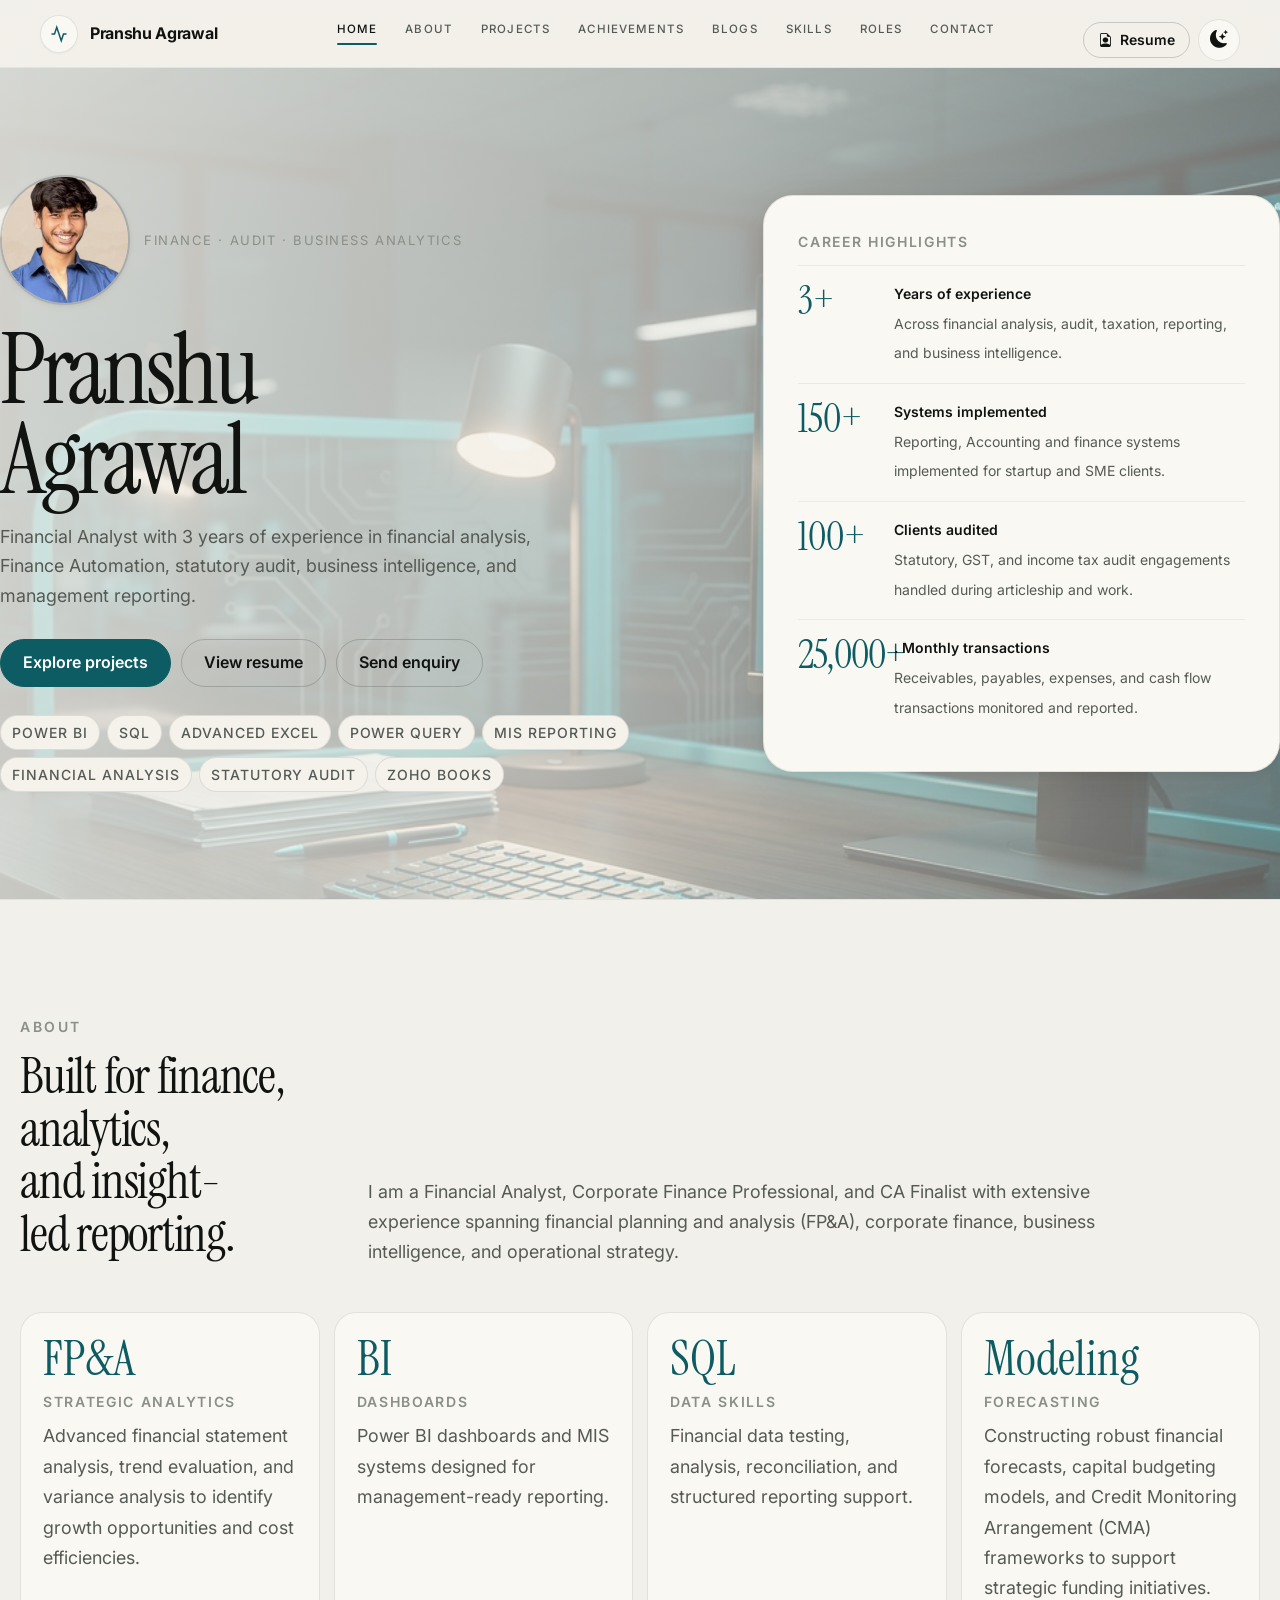
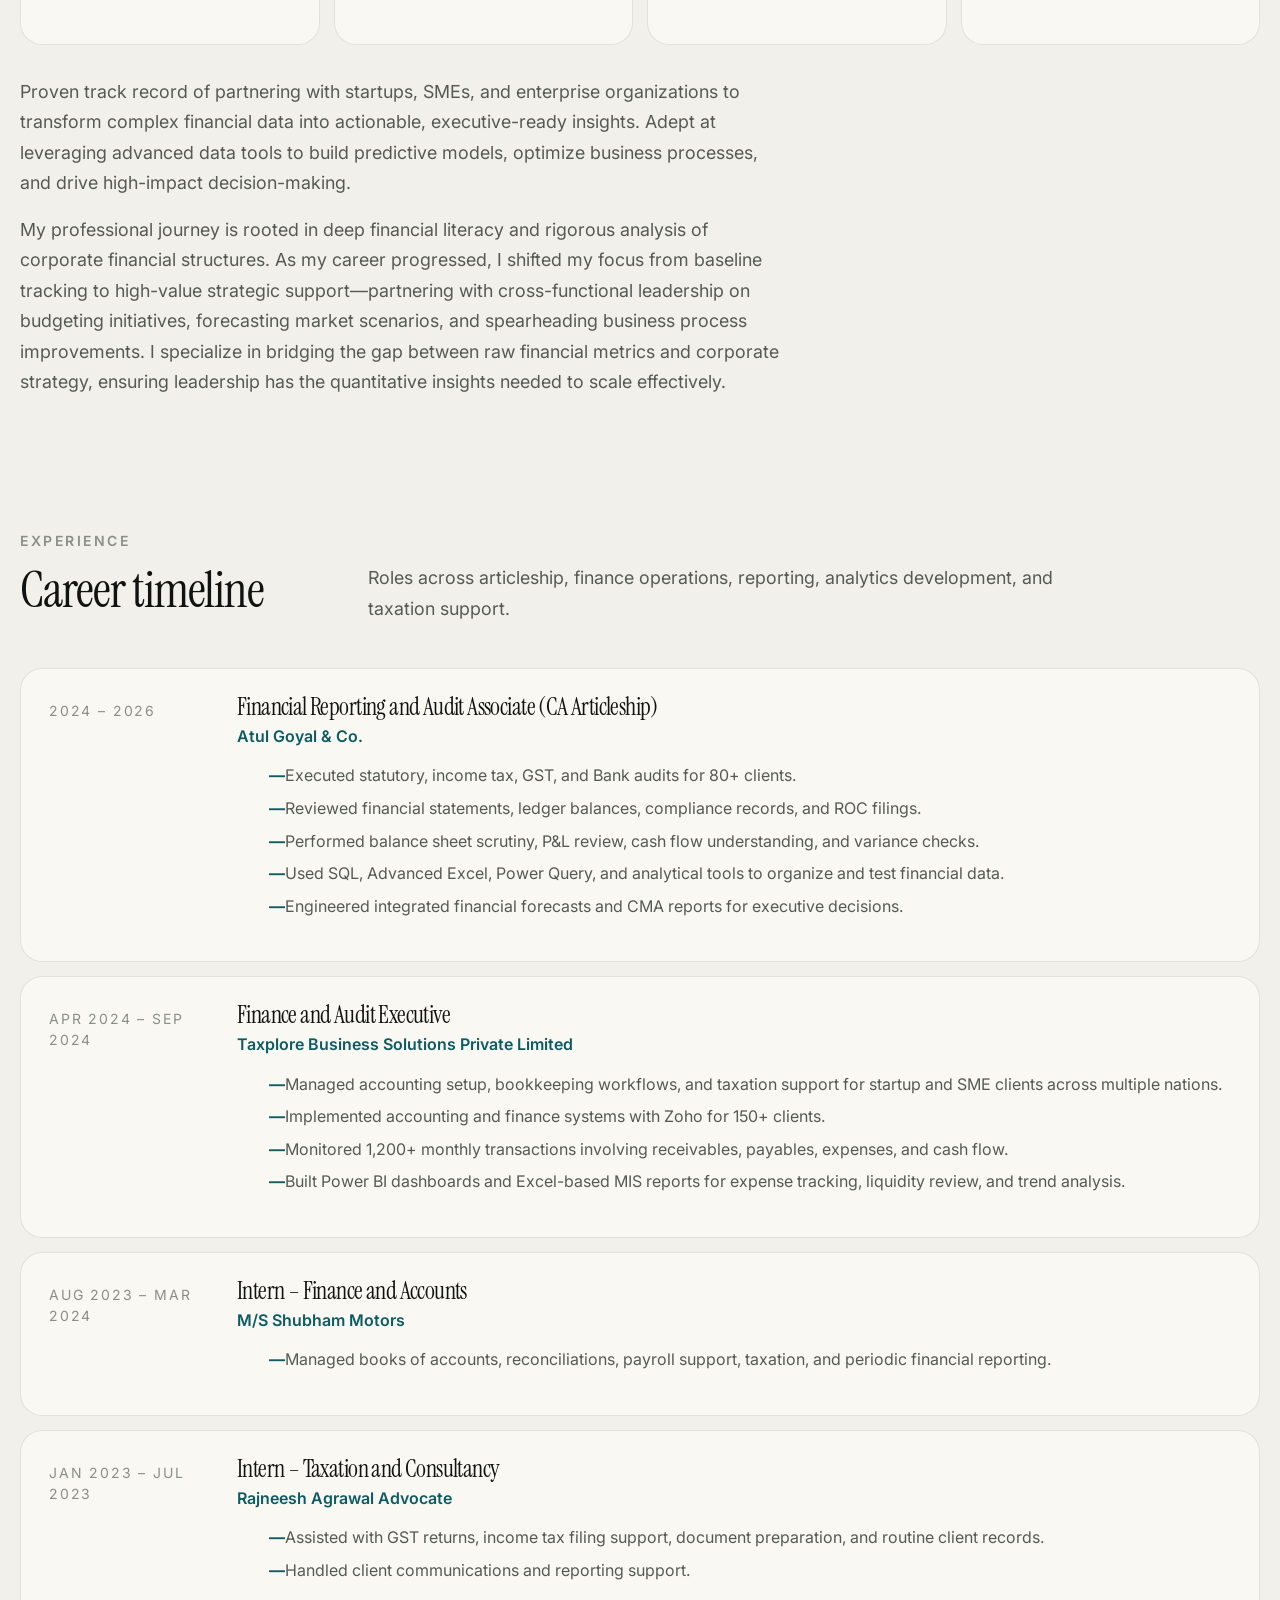
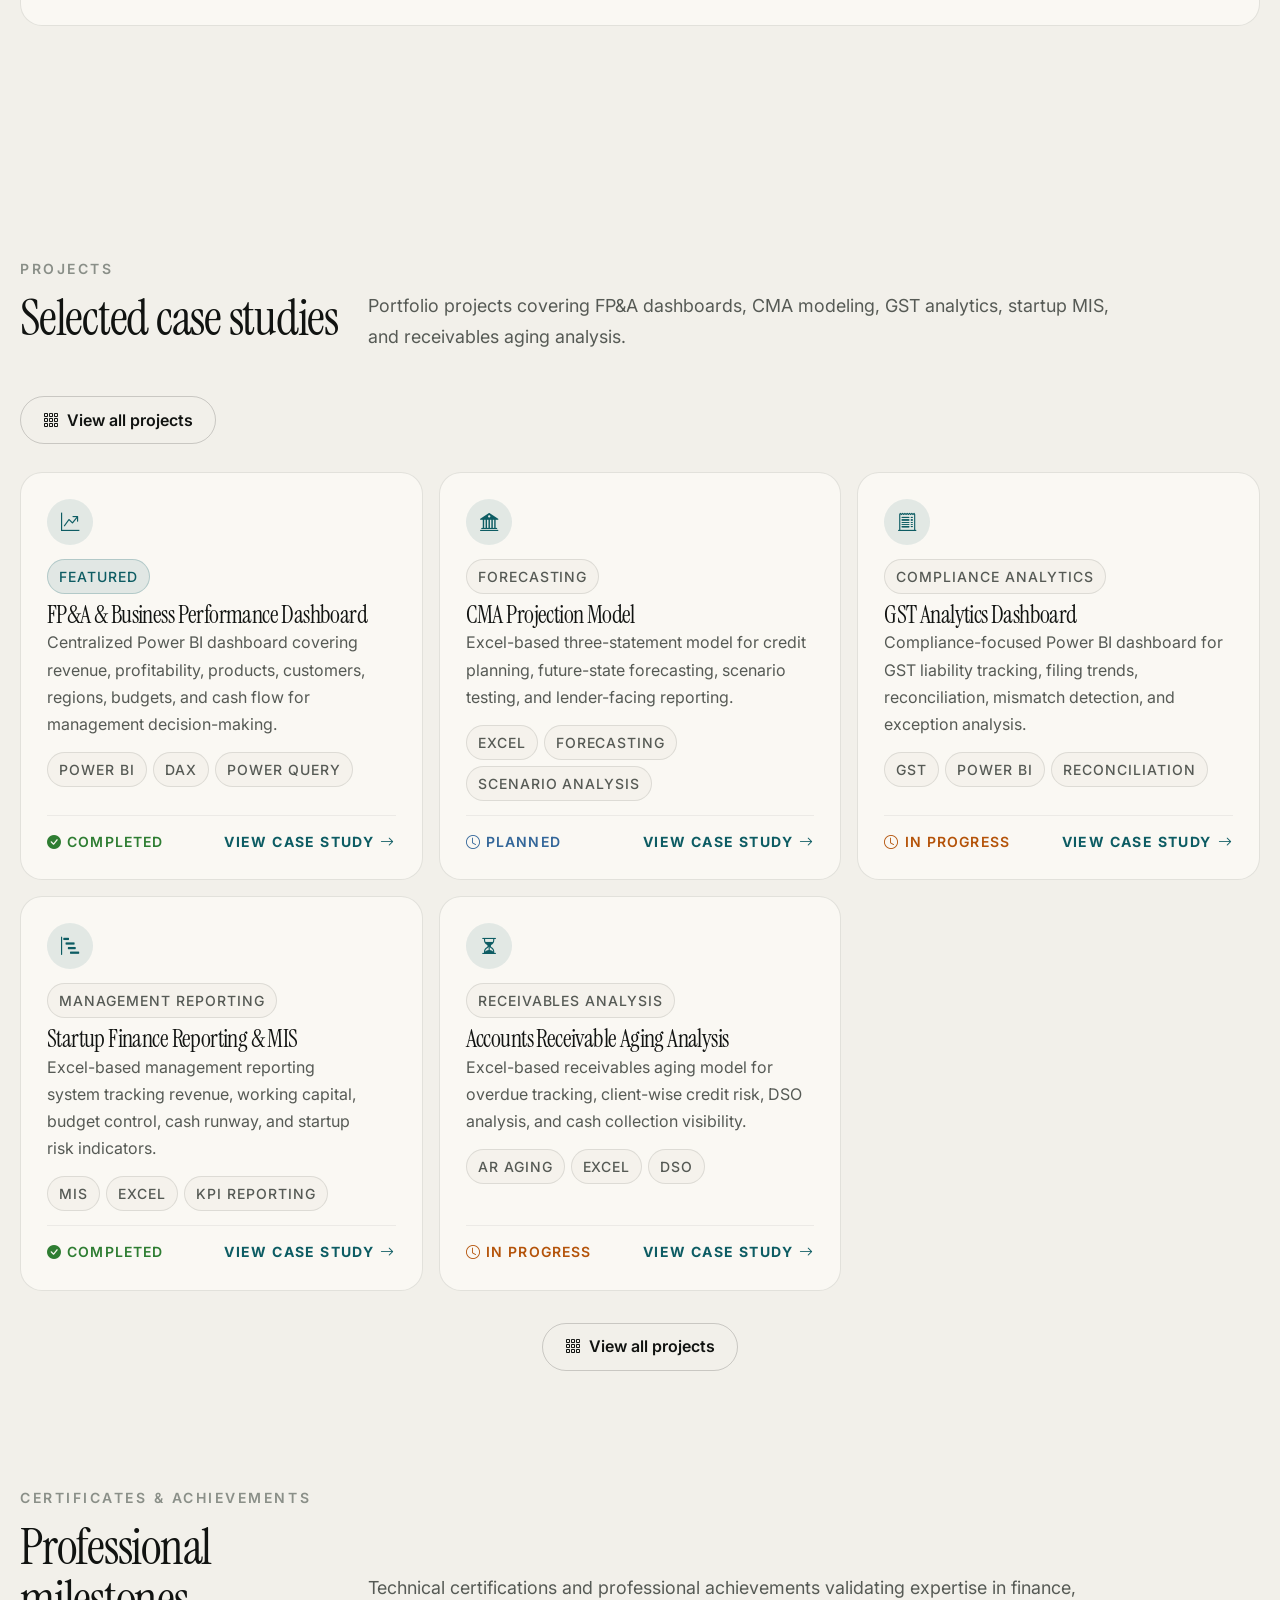
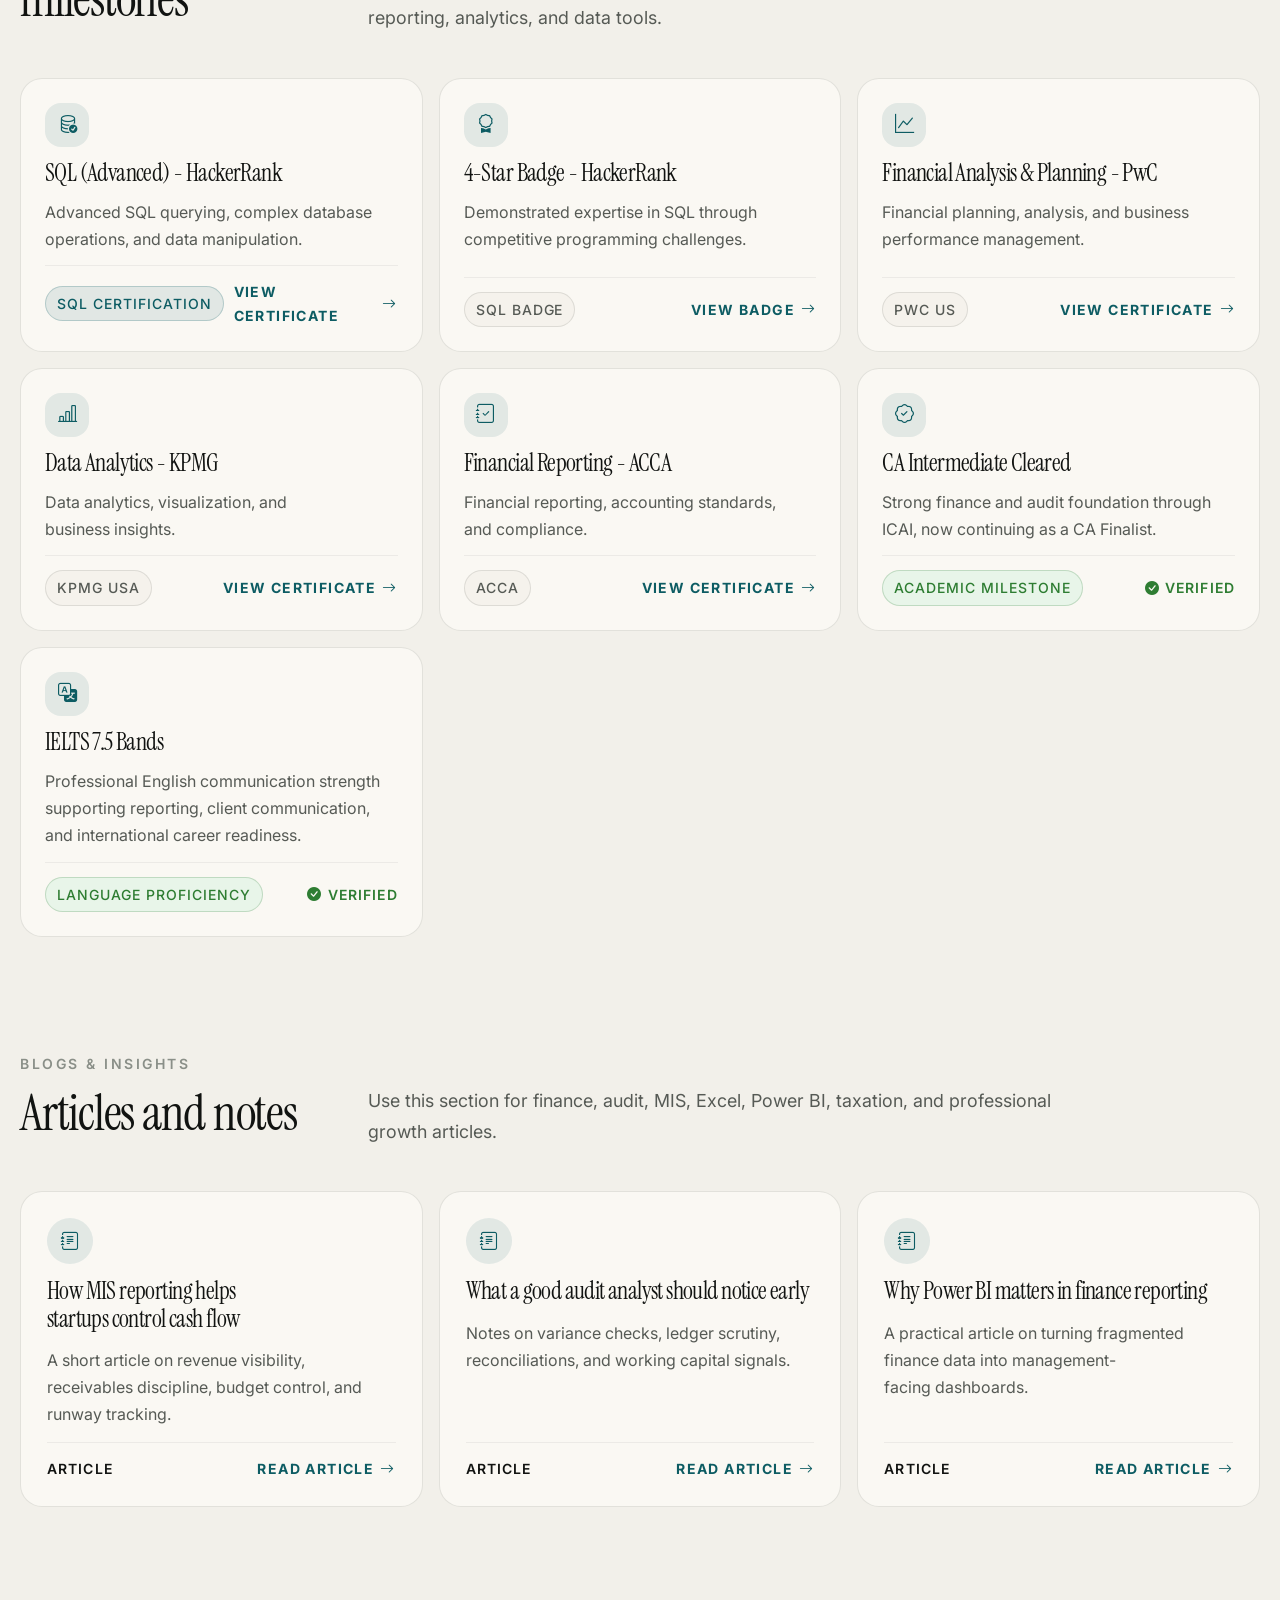
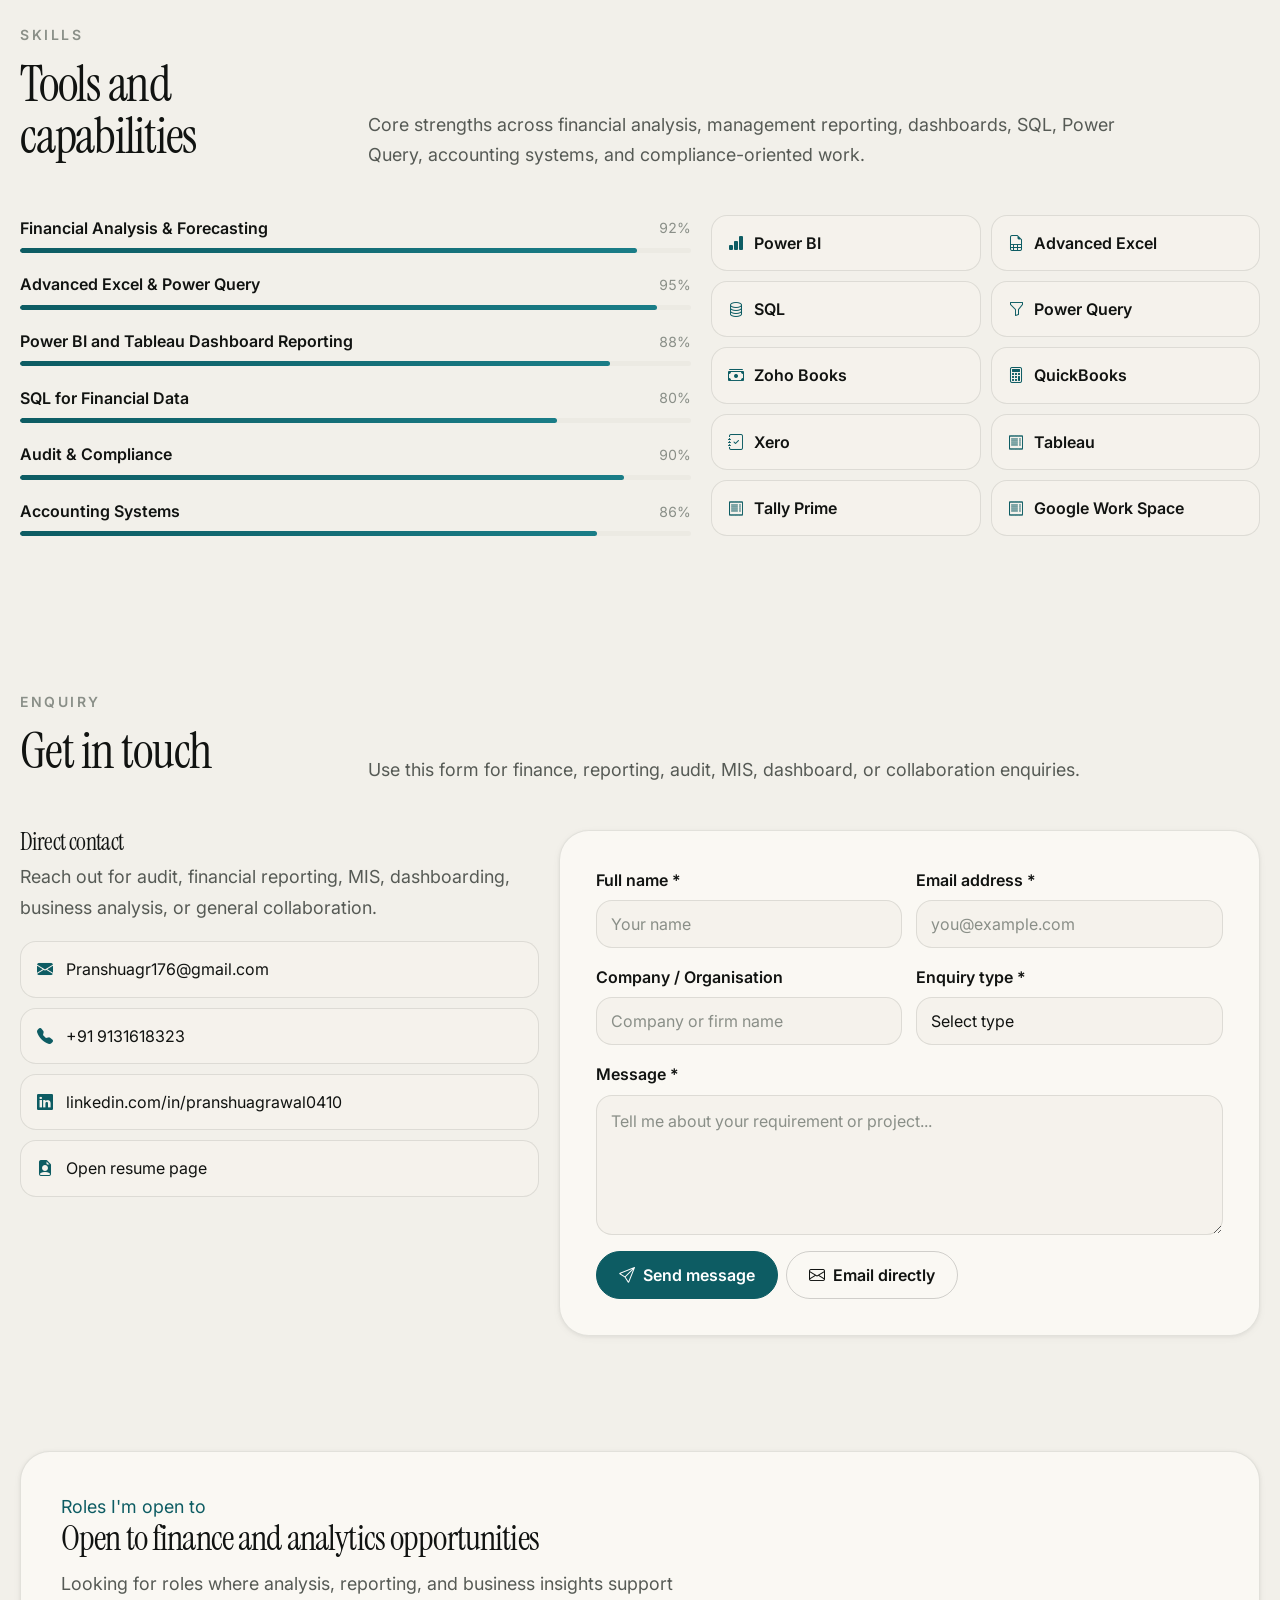
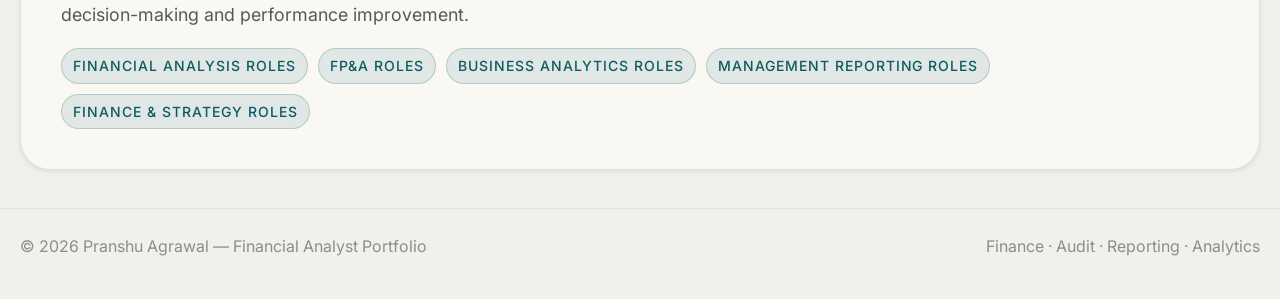
<file: index.html>
<!DOCTYPE html>
<html lang="en" data-theme="light">
<head>
  <meta charset="UTF-8" />
  <meta name="viewport" content="width=device-width, initial-scale=1.0" />
  <title>Pranshu Agrawal — Financial Analyst </title>
  <meta
    name="description"
    content="Portfolio of Pranshu Agrawal, Financial Analyst with expertise in audit, financial reporting, taxation, Power BI, SQL, Excel, MIS, and business analytics."
  />

  <link rel="preconnect" href="https://fonts.googleapis.com">
  <link rel="preconnect" href="https://fonts.gstatic.com" crossorigin>
  <link
    href="https://fonts.googleapis.com/css2?family=Inter:wght@400;500;600;700;800&family=Instrument+Serif:ital@0;1&display=swap"
    rel="stylesheet"
  />

  <link href="https://cdn.jsdelivr.net/npm/bootstrap@5.3.8/dist/css/bootstrap.min.css" rel="stylesheet">
  <link rel="stylesheet" href="https://cdn.jsdelivr.net/npm/bootstrap-icons@1.11.3/font/bootstrap-icons.min.css">
  <link href="https://unpkg.com/aos@2.3.4/dist/aos.css" rel="stylesheet">
  <link rel="stylesheet" href="css/style.css" />
  <link rel="stylesheet" href="css/mobile-navbar.css" media="screen and (max-width: 991.98px)">

  <script type="application/ld+json">
  {
    "@context": "https://schema.org",
    "@type": "Person",
    "name": "Pranshu Agrawal",
    "jobTitle": "Financial Analyst",
    "email": "Pranshuagr176@gmail.com",
    "telephone": "+91 9131618323",
    "url": "https://myportfoliowebsite.com",
    "sameAs": ["https://linkedin.com/in/pranshuagrawal0410"]
  }
  </script>
</head>
<body>
  <a href="#hero" class="skip-link">Skip to content</a>

  <header class="site-header">
    <nav class="navbar navbar-expand-lg" aria-label="Main navigation">
      <div class="wrap d-flex align-items-center justify-content-between gap-3">
        <a class="navbar-brand" href="index.html">
          <span class="brand-logo" aria-hidden="true">
            <svg width="18" height="18" viewBox="0 0 24 24" fill="none" stroke="currentColor" stroke-width="2">
              <polyline points="22 12 18 12 15 21 9 3 6 12 2 12"></polyline>
            </svg>
          </span>
          Pranshu Agrawal
        </a>

        <button
          class="navbar-toggler"
          type="button"
          data-bs-toggle="collapse"
          data-bs-target="#mainNav"
          aria-controls="mainNav"
          aria-expanded="false"
          aria-label="Toggle navigation"
        >
          <i class="bi bi-list" style="font-size:1.25rem;"></i>
        </button>

        <div class="collapse navbar-collapse" id="mainNav">
          <ul class="navbar-nav mx-auto mb-2 mb-lg-0 gap-1">
            <li class="nav-item"><a class="nav-link active" href="#hero">Home</a></li>
            <li class="nav-item"><a class="nav-link" href="#about">About</a></li>
            <li class="nav-item"><a class="nav-link" href="projects.html">Projects</a></li>
            <li class="nav-item"><a class="nav-link" href="#achievements">Achievements</a></li>
            <li class="nav-item"><a class="nav-link" href="#blogs">Blogs</a></li>
            <li class="nav-item"><a class="nav-link" href="#skills">Skills</a></li>
            <li class="nav-item"><a class="nav-link" href="#roles">Roles</a></li>
            <li class="nav-item"><a class="nav-link" href="#contact">Contact</a></li>
          </ul>

          <div class="d-flex align-items-center gap-2 mt-3 mt-lg-0">
            <a class="btn-outline-swiss btn-sm-swiss" href="resume.html">
              <i class="bi bi-file-earmark-person"></i> Resume
            </a>
            <button class="theme-btn" type="button" data-theme-toggle aria-label="Toggle theme">
              <i class="bi bi-moon-stars-fill"></i>
            </button>
          </div>
        </div>
      </div>
    </nav>
  </header>

  <main>
    <section class="hero" id="hero">
      <div class="hero-cover">
        <img src="assets/cover.png" alt="Cover image for portfolio" class="hero-cover-img">
      </div>

      <div class="wrap hero-content">
        <div class="hero-grid">
          <div>
            <div class="hero-eyebrow" data-aos="fade-up">
              <img src="assets/portrait.jpeg" alt="Pranshu Agrawal" class="portrait" width="130" height="130" loading="eager">
              <span>Finance · Audit · Business Analytics</span>
            </div>

            <h1 class="hero-name" data-aos="fade-up" data-aos-delay="80">Pranshu<br>Agrawal</h1>

            <p class="hero-tagline" data-aos="fade-up" data-aos-delay="140">
             Financial Analyst with 3 years of experience in financial analysis, Finance Automation, statutory audit,
              business intelligence, and management reporting.
            </p>

            <div class="hero-actions" data-aos="fade-up" data-aos-delay="200">
              <a class="btn-swiss" href="#projects">Explore projects</a>
              <a class="btn-outline-swiss" href="resume.html">View resume</a>
              <a class="btn-outline-swiss" href="#contact">Send enquiry</a>
            </div>

            <div class="hero-chips" data-aos="fade-up" data-aos-delay="260">
              <span class="chip">Power BI</span>
              <span class="chip">SQL</span>
              <span class="chip">Advanced Excel</span>
              <span class="chip">Power Query</span>
              <span class="chip">MIS Reporting</span>
              <span class="chip">Financial Analysis</span>
              <span class="chip">Statutory Audit</span>
              <span class="chip">Zoho Books</span>
            </div>
          </div>

          <aside class="hero-panel" data-aos="fade-left" data-aos-delay="120">
            <div class="label-sm mb-3">Career highlights</div>

            <div class="metric-row">
              <div class="metric-num" data-count="3" data-suffix="+">0+</div>
              <div class="metric-desc">
                <strong>Years of experience</strong>
                <span>Across financial analysis, audit, taxation, reporting, and business intelligence.</span>
              </div>
            </div>

            <div class="metric-row">
              <div class="metric-num" data-count="150" data-suffix="+">0+</div>
              <div class="metric-desc">
                <strong>Systems implemented</strong>
                <span> Reporting, Accounting and finance systems implemented for startup and SME clients.</span>
              </div>
            </div>

            <div class="metric-row">
              <div class="metric-num" data-count="100" data-suffix="+">0+</div>
              <div class="metric-desc">
                <strong>Clients audited</strong>
                <span>Statutory, GST, and income tax audit engagements handled during articleship and work.</span>
              </div>
            </div>

            <div class="metric-row">
              <h1><div class="metric-num" data-count="25000" data-suffix="+">0+</div></h1>
              <div class="metric-desc">
                <strong>.    Monthly transactions</strong>
                <span>Receivables, payables, expenses, and cash flow transactions monitored and reported.</span>
              </div>
            </div>
          </aside>
        </div>
      </div>
    </section>

    <section class="section" id="about">
      <div class="wrap">
        <div class="section-head" data-aos="fade-up">
          <div>
            <span class="kicker">About</span>
            <h2 class="heading-xl">Built for finance, analytics, and insight-led reporting.</h2>
          </div>
          <p>
           I am a Financial Analyst, Corporate Finance Professional, and CA Finalist with extensive experience spanning financial planning and analysis (FP&A), corporate finance, business intelligence, and operational strategy.
          </p>
        </div>

        <div class="stats-grid" data-aos="fade-up">
          <div class="stat-card">
            <div class="stat-num">FP&A</div>
            <div class="label-sm mb-2">Strategic Analytics</div>
            <p>Advanced financial statement analysis, trend evaluation, and variance analysis to identify growth opportunities and cost efficiencies.</p>
          </div>

          <div class="stat-card">
            <div class="stat-num">BI</div>
            <div class="label-sm mb-2">Dashboards</div>
            <p>Power BI dashboards and MIS systems designed for management-ready reporting.</p>
          </div>

          <div class="stat-card">
            <div class="stat-num">SQL</div>
            <div class="label-sm mb-2">Data skills</div>
            <p>Financial data testing, analysis, reconciliation, and structured reporting support.</p>
          </div>

          <div class="stat-card">
            <div class="stat-num">Modeling</div>
            <div class="label-sm mb-2">Forecasting</div>
            <p>Constructing robust financial forecasts, capital budgeting models, and Credit Monitoring Arrangement (CMA) frameworks to support strategic funding initiatives.</p>
          </div>
        </div>

        <div class="mt-8" data-aos="fade-up">
          <p>
 Proven track record of partnering with startups, SMEs, and enterprise organizations to transform complex financial data into actionable, executive-ready insights. Adept at leveraging advanced data tools to build predictive models, optimize business processes, and drive high-impact decision-making.
          </p>

          <p class="mt-4">
My professional journey is rooted in deep financial literacy and rigorous analysis of corporate financial structures. As my career progressed, I shifted my focus from baseline tracking to high-value strategic support—partnering with cross-functional leadership on budgeting initiatives, forecasting market scenarios, and spearheading business process improvements. I specialize in bridging the gap between raw financial metrics and corporate strategy, ensuring leadership has the quantitative insights needed to scale effectively.
          </p>
        </div>
      </div>
    </section>

    <section class="section" id="experience" style="padding-top:0;">
      <div class="wrap">
        <div class="section-head" data-aos="fade-up">
          <div>
            <span class="kicker">Experience</span>
            <h2 class="heading-xl">Career timeline</h2>
          </div>
          <p>
            Roles across articleship, finance operations, reporting, analytics development, and taxation support.
          </p>
        </div>

        <div class="timeline">
          <article class="timeline-item" data-aos="fade-up">
            <div class="tl-date">2024 – 2026</div>
            <div>
              <h3 class="tl-title">Financial Reporting and Audit Associate (CA Articleship)</h3>
              <span class="tl-company">Atul Goyal &amp; Co.</span>
              <ul class="tl-points">
                <li>Executed statutory, income tax, GST, and Bank audits for 80+ clients.</li>
                <li>Reviewed financial statements, ledger balances, compliance records, and ROC filings.</li>
                <li>Performed balance sheet scrutiny, P&amp;L review, cash flow understanding, and variance checks.</li>
                <li>Used SQL, Advanced Excel, Power Query, and analytical tools to organize and test financial data.</li>
                <li>Engineered integrated financial forecasts and CMA reports for executive decisions.</li>
              </ul>
            </div>
          </article>

          <article class="timeline-item" data-aos="fade-up">
            <div class="tl-date">Apr 2024 – Sep 2024</div>
            <div>
              <h3 class="tl-title">Finance and Audit Executive</h3>
              <span class="tl-company">Taxplore Business Solutions Private Limited</span>
              <ul class="tl-points">
                <li>Managed accounting setup, bookkeeping workflows, and taxation support for startup and SME clients across multiple nations.</li>
                <li>Implemented accounting and finance systems with Zoho for 150+ clients.</li>
                <li>Monitored 1,200+ monthly transactions involving receivables, payables, expenses, and cash flow.</li>
                <li>Built Power BI dashboards and Excel-based MIS reports for expense tracking, liquidity review, and trend analysis.</li>
              </ul>
            </div>
          </article>

          <article class="timeline-item" data-aos="fade-up">
            <div class="tl-date">Aug 2023 – Mar 2024</div>
            <div>
              <h3 class="tl-title">Intern – Finance and Accounts</h3>
              <span class="tl-company">M/S Shubham Motors</span>
              <ul class="tl-points">
                <li>Managed books of accounts, reconciliations, payroll support, taxation, and periodic financial reporting.</li>
              </ul>
            </div>
          </article>

          <article class="timeline-item" data-aos="fade-up">
            <div class="tl-date">Jan 2023 – Jul 2023</div>
            <div>
              <h3 class="tl-title">Intern – Taxation and Consultancy</h3>
              <span class="tl-company">Rajneesh Agrawal Advocate</span>
              <ul class="tl-points">
                <li>Assisted with GST returns, income tax filing support, document preparation, and routine client records.</li>
                <li>Handled client communications and reporting support.</li>
              </ul>
            </div>
          </article>
        </div>
      </div>
    </section>

    <section class="section" id="projects">
      <div class="wrap">
        <div class="section-head" data-aos="fade-up">
          <div>
            <span class="kicker">Projects</span>
            <h2 class="heading-xl">Selected case studies</h2>
          </div>
          <p>
            Portfolio projects covering FP&amp;A dashboards, CMA modeling, GST analytics, startup MIS, and receivables aging analysis.
          </p>
        </div>
    <div class="projects-top-action" data-aos="fade-up">
      <a class="btn-outline-swiss" href="projects.html">
        <i class="bi bi-grid-3x3-gap"></i> View all projects
      </a>
    </div>

        
        <div class="projects-grid">
          <article class="project-card" data-aos="fade-up">
            <div class="project-icon"><i class="bi bi-graph-up-arrow"></i></div>
            <div>
              <span class="chip chip-primary mb-2">Featured</span>
              <h3>FP&amp;A &amp; Business Performance Dashboard</h3>
              <p>Centralized Power BI dashboard covering revenue, profitability, products, customers, regions, budgets, and cash flow for management decision-making.</p>
            </div>
            <div class="project-chips">
              <span class="chip">Power BI</span>
              <span class="chip">DAX</span>
              <span class="chip">Power Query</span>
            </div>
            <div class="project-foot">
              <span class="project-status status-complete"><i class="bi bi-check-circle-fill"></i> Completed</span>
              <a class="project-link" href="project-fpa.html">View case study <i class="bi bi-arrow-right"></i></a>
            </div>
          </article>

          <article class="project-card" data-aos="fade-up">
            <div class="project-icon"><i class="bi bi-bank2"></i></div>
            <div>
              <span class="chip mb-2">Forecasting</span>
              <h3>CMA Projection Model</h3>
              <p>Excel-based three-statement model for credit planning, future-state forecasting, scenario testing, and lender-facing reporting.</p>
            </div>
            <div class="project-chips">
              <span class="chip">Excel</span>
              <span class="chip">Forecasting</span>
              <span class="chip">Scenario Analysis</span>
            </div>
            <div class="project-foot">
              <span class="project-status status-planned"><i class="bi bi-clock"></i> Planned</span>
              <a class="project-link" href="project-cma.html">View case study <i class="bi bi-arrow-right"></i></a>
            </div>
          </article>

          <article class="project-card" data-aos="fade-up">
            <div class="project-icon"><i class="bi bi-receipt-cutoff"></i></div>
            <div>
              <span class="chip mb-2">Compliance Analytics</span>
              <h3>GST Analytics Dashboard</h3>
              <p>Compliance-focused Power BI dashboard for GST liability tracking, filing trends, reconciliation, mismatch detection, and exception analysis.</p>
            </div>
            <div class="project-chips">
              <span class="chip">GST</span>
              <span class="chip">Power BI</span>
              <span class="chip">Reconciliation</span>
            </div>
            <div class="project-foot">
              <span class="project-status status-progress"><i class="bi bi-clock"></i> In Progress</span>
              <a class="project-link" href="project-gst.html">View case study <i class="bi bi-arrow-right"></i></a>
            </div>
          </article>

          <article class="project-card" data-aos="fade-up">
            <div class="project-icon"><i class="bi bi-bar-chart-steps"></i></div>
            <div>
              <span class="chip mb-2">Management Reporting</span>
              <h3>Startup Finance Reporting &amp; MIS</h3>
              <p>Excel-based management reporting system tracking revenue, working capital, budget control, cash runway, and startup risk indicators.</p>
            </div>
            <div class="project-chips">
              <span class="chip">MIS</span>
              <span class="chip">Excel</span>
              <span class="chip">KPI Reporting</span>
            </div>
            <div class="project-foot">
              <span class="project-status status-complete"><i class="bi bi-check-circle-fill"></i> Completed</span>
              <a class="project-link" href="project-mis.html">View case study <i class="bi bi-arrow-right"></i></a>
            </div>
          </article>

          <article class="project-card" data-aos="fade-up">
            <div class="project-icon"><i class="bi bi-hourglass-split"></i></div>
            <div>
              <span class="chip mb-2">Receivables Analysis</span>
              <h3>Accounts Receivable Aging Analysis</h3>
              <p>Excel-based receivables aging model for overdue tracking, client-wise credit risk, DSO analysis, and cash collection visibility.</p>
            </div>
            <div class="project-chips">
              <span class="chip">AR Aging</span>
              <span class="chip">Excel</span>
              <span class="chip">DSO</span>
            </div>
            <div class="project-foot">
              <span class="project-status status-progress"><i class="bi bi-clock"></i> In Progress</span>
              <a class="project-link" href="project-ar.html">View case study <i class="bi bi-arrow-right"></i></a>
            </div>
          </article>
        </div>

        <div class="mt-8 text-center" data-aos="fade-up">
          <a class="btn-outline-swiss" href="projects.html">
            <i class="bi bi-grid-3x3-gap"></i> View all projects
          </a>
        </div>
      </div>
    </section>

    <section class="section" id="achievements" style="padding-top:0;">
      <div class="wrap">
        <div class="section-head" data-aos="fade-up">
          <div>
            <span class="kicker">Certificates & Achievements</span>
            <h2 class="heading-xl">Professional milestones</h2>
          </div>
          <p>
            Technical certifications and professional achievements validating expertise in finance,
            reporting, analytics, and data tools.
          </p>
        </div>

        <div class="achievements-grid">
          <article class="achievement-card" data-aos="fade-up">
            <div class="achievement-icon"><i class="bi bi-database-check"></i></div>
            <h3>SQL (Advanced) - HackerRank</h3>
            <p>Advanced SQL querying, complex database operations, and data manipulation.</p>
            <div class="project-foot">
              <span class="chip chip-primary">SQL Certification</span>
              <a href="https://www.hackerrank.com/certificates/iframe/f44a34c142cf" class="project-link" target="_blank" rel="noopener noreferrer">View Certificate <i class="bi bi-arrow-right"></i></a>
            </div>
          </article>

          <article class="achievement-card" data-aos="fade-up">
            <div class="achievement-icon"><i class="bi bi-award"></i></div>
            <h3>4-Star Badge - HackerRank</h3>
            <p>Demonstrated expertise in SQL through competitive programming challenges.</p>
            <div class="project-foot">
              <span class="chip">SQL Badge</span>
              <a href="https://www.hackerrank.com/certificates/iframe/f44a34c142cf" class="project-link" target="_blank" rel="noopener noreferrer">View Badge <i class="bi bi-arrow-right"></i></a>
            </div>
          </article>

          <article class="achievement-card" data-aos="fade-up">
            <div class="achievement-icon"><i class="bi bi-graph-up"></i></div>
            <h3>Financial Analysis &amp; Planning - PwC</h3>
            <p>Financial planning, analysis, and business performance management.</p>
            <div class="project-foot">
              <span class="chip">PwC US</span>
              <a href="https://forage-uploads-prod.s3.amazonaws.com/completion-certificates/PwC%20US/N9wYyLnaWpizw8Yjy_CA4pBqsy4b4PdyaBP_s7kywQ3bdoi59cJwq_1730026699503_completion_certificate.pdf" class="project-link" target="_blank" rel="noopener noreferrer">View Certificate <i class="bi bi-arrow-right"></i></a>
            </div>
          </article>

          <article class="achievement-card" data-aos="fade-up">
            <div class="achievement-icon"><i class="bi bi-bar-chart-line"></i></div>
            <h3>Data Analytics - KPMG</h3>
            <p>Data analytics, visualization, and business insights.</p>
            <div class="project-foot">
              <span class="chip">KPMG USA</span>
              <a href="https://forage-uploads-prod.s3.amazonaws.com/completion-certificates/KPMG%20USA/AQx4i8JTDDJrMAq4F_dqdMvpBtAYYtbbNge_s7kywQ3bdoi59cJwq_1730024475104_completion_certificate.pdf" class="project-link" target="_blank" rel="noopener noreferrer">View Certificate <i class="bi bi-arrow-right"></i></a>
            </div>
          </article>

          <article class="achievement-card" data-aos="fade-up">
            <div class="achievement-icon"><i class="bi bi-journal-check"></i></div>
            <h3>Financial Reporting - ACCA</h3>
            <p>Financial reporting, accounting standards, and compliance.</p>
            <div class="project-foot">
              <span class="chip">ACCA</span>
              <a href="https://forage-uploads-prod.s3.amazonaws.com/completion-certificates/ACCA/uY9Mkm9Emf8frDPeb_MuLqSKBp5sav83L6j_s7kywQ3bdoi59cJwq_1730025760349_completion_certificate.pdf" class="project-link" target="_blank" rel="noopener noreferrer">View Certificate <i class="bi bi-arrow-right"></i></a>
            </div>
          </article>

          <article class="achievement-card" data-aos="fade-up">
            <div class="achievement-icon"><i class="bi bi-patch-check"></i></div>
            <h3>CA Intermediate Cleared</h3>
            <p>Strong finance and audit foundation through ICAI, now continuing as a CA Finalist.</p>
            <div class="project-foot">
              <span class="chip chip-success">Academic milestone</span>
              <span class="project-status status-complete"><i class="bi bi-check-circle-fill"></i> Verified</span>
            </div>
          </article>

          <article class="achievement-card" data-aos="fade-up">
            <div class="achievement-icon"><i class="bi bi-translate"></i></div>
            <h3>IELTS 7.5 Bands</h3>
            <p>Professional English communication strength supporting reporting, client communication, and international career readiness.</p>
            <div class="project-foot">
              <span class="chip chip-success">Language proficiency</span>
              <span class="project-status status-complete"><i class="bi bi-check-circle-fill"></i> Verified</span>
            </div>
          </article>
        </div>
      </div>
    </section>

    <section class="section" id="blogs" style="padding-top:0;">
      <div class="wrap">
        <div class="section-head" data-aos="fade-up">
          <div>
            <span class="kicker">Blogs & Insights</span>
            <h2 class="heading-xl">Articles and notes</h2>
          </div>
          <p>Use this section for finance, audit, MIS, Excel, Power BI, taxation, and professional growth articles.</p>
        </div>

        <div class="projects-grid" data-aos="fade-up">
          <article class="project-card blog-trigger" data-blog="blog1" tabindex="0" role="button">
            <div class="project-icon"><i class="bi bi-journal-text"></i></div>
            <h3>How MIS reporting helps startups control cash flow</h3>
            <p>A short article on revenue visibility, receivables discipline, budget control, and runway tracking.</p>
            <div class="project-foot">
              <span class="project-status">Article</span>
              <button class="project-link blog-open-btn" type="button">Read article <i class="bi bi-arrow-right"></i></button>
            </div>
          </article>

          <article class="project-card blog-trigger" data-blog="blog2" tabindex="0" role="button">
            <div class="project-icon"><i class="bi bi-journal-text"></i></div>
            <h3>What a good audit analyst should notice early</h3>
            <p>Notes on variance checks, ledger scrutiny, reconciliations, and working capital signals.</p>
            <div class="project-foot">
              <span class="project-status">Article</span>
              <button class="project-link blog-open-btn" type="button">Read article <i class="bi bi-arrow-right"></i></button>
            </div>
          </article>

          <article class="project-card blog-trigger" data-blog="blog3" tabindex="0" role="button">
            <div class="project-icon"><i class="bi bi-journal-text"></i></div>
            <h3>Why Power BI matters in finance reporting</h3>
            <p>A practical article on turning fragmented finance data into management-facing dashboards.</p>
            <div class="project-foot">
              <span class="project-status">Article</span>
              <button class="project-link blog-open-btn" type="button">Read article <i class="bi bi-arrow-right"></i></button>
            </div>
          </article>
        </div>
      </div>
    </section>

    <section class="section" id="skills" style="padding-top:0;">
      <div class="wrap">
        <div class="section-head" data-aos="fade-up">
          <div>
            <span class="kicker">Skills</span>
            <h2 class="heading-xl">Tools and capabilities</h2>
          </div>
          <p>
            Core strengths across financial analysis, management reporting, dashboards, SQL,
            Power Query, accounting systems, and compliance-oriented work.
          </p>
        </div>

        <div class="skills-wrap">
          <div class="skill-list" data-aos="fade-up">
            <div class="skill-item">
              <div class="skill-meta"><strong>Financial Analysis & Forecasting</strong><span>92%</span></div>
              <div class="skill-track"><div class="skill-fill" data-level="92%"></div></div>
            </div>
            <div class="skill-item">
              <div class="skill-meta"><strong>Advanced Excel & Power Query</strong><span>95%</span></div>
              <div class="skill-track"><div class="skill-fill" data-level="95%"></div></div>
            </div>
            <div class="skill-item">
              <div class="skill-meta"><strong>Power BI and Tableau Dashboard Reporting</strong><span>88%</span></div>
              <div class="skill-track"><div class="skill-fill" data-level="88%"></div></div>
            </div>
            <div class="skill-item">
              <div class="skill-meta"><strong>SQL for Financial Data</strong><span>80%</span></div>
              <div class="skill-track"><div class="skill-fill" data-level="80%"></div></div>
            </div>
            <div class="skill-item">
              <div class="skill-meta"><strong>Audit & Compliance</strong><span>90%</span></div>
              <div class="skill-track"><div class="skill-fill" data-level="90%"></div></div>
            </div>
            <div class="skill-item">
              <div class="skill-meta"><strong>Accounting Systems</strong><span>86%</span></div>
              <div class="skill-track"><div class="skill-fill" data-level="86%"></div></div>
            </div>
          </div>

          <div class="tools-grid" data-aos="fade-up" data-aos-delay="80">
            <div class="tool-card"><span class="tool-icon"><i class="bi bi-bar-chart-fill"></i></span>Power BI</div>
            <div class="tool-card"><span class="tool-icon"><i class="bi bi-file-earmark-spreadsheet"></i></span>Advanced Excel</div>
            <div class="tool-card"><span class="tool-icon"><i class="bi bi-database"></i></span>SQL</div>
            <div class="tool-card"><span class="tool-icon"><i class="bi bi-funnel"></i></span>Power Query</div>
            <div class="tool-card"><span class="tool-icon"><i class="bi bi-cash-stack"></i></span>Zoho Books</div>
            <div class="tool-card"><span class="tool-icon"><i class="bi bi-calculator"></i></span>QuickBooks</div>
            <div class="tool-card"><span class="tool-icon"><i class="bi bi-journal-check"></i></span>Xero</div>
            <div class="tool-card"><span class="tool-icon"><i class="bi bi-receipt"></i></span>Tableau</div>
            <div class="tool-card"><span class="tool-icon"><i class="bi bi-receipt"></i></span>Tally Prime</div>
            <div class="tool-card"><span class="tool-icon"><i class="bi bi-receipt"></i></span>Google Work Space</div>
          </div>
        </div>
      </div>
    </section>
    <section class="section" id="contact">
      <div class="wrap">
        <div class="section-head" data-aos="fade-up">
          <div>
            <span class="kicker">Enquiry</span>
            <h2 class="heading-xl">Get in touch</h2>
          </div>
          <p>
            Use this form for finance, reporting, audit, MIS, dashboard, or collaboration enquiries.
          </p>
        </div>

        <div class="contact-grid">
          <div data-aos="fade-up">
            <h3 class="heading-md">Direct contact</h3>
            <p>
              Reach out for audit, financial reporting, MIS, dashboarding, business analysis, or general collaboration.
            </p>

            <div class="contact-info">
              <a class="contact-row" href="mailto:Pranshuagr176@gmail.com">
                <i class="bi bi-envelope-fill"></i>
                <span>Pranshuagr176@gmail.com</span>
              </a>

              <a class="contact-row" href="tel:+919131618323">
                <i class="bi bi-telephone-fill"></i>
                <span>+91 9131618323</span>
              </a>

              <a class="contact-row" href="https://linkedin.com/in/pranshuagrawal0410" target="_blank" rel="noopener noreferrer">
                <i class="bi bi-linkedin"></i>
                <span>linkedin.com/in/pranshuagrawal0410</span>
              </a>

              <a class="contact-row" href="resume.html">
                <i class="bi bi-file-earmark-person-fill"></i>
                <span>Open resume page</span>
              </a>
            </div>
          </div>
          
          <div class="form-card" data-aos="fade-up" data-aos-delay="80">
            <form action="https://api.web3forms.com/submit" method="POST">
              <input type="hidden" name="access_key" value="577a2c18-82fc-4c4c-92db-068cf5ec7b1a">
              <input type="hidden" name="subject" value="Portfolio Enquiry — Pranshu Agrawal">
              <input type="hidden" name="from_name" value="Pranshu Agrawal Portfolio">
              <input type="checkbox" name="botcheck" class="d-none" style="display:none;">

              <div class="form-row">
                <div class="form-group">
                  <label for="name">Full name *</label>
                  <input class="form-control" type="text" id="name" name="name" placeholder="Your name" required>
                </div>

                <div class="form-group">
                  <label for="email">Email address *</label>
                  <input class="form-control" type="email" id="email" name="email" placeholder="you@example.com" required>
                </div>
              </div>

              <div class="form-row">
                <div class="form-group">
                  <label for="company">Company / Organisation</label>
                  <input class="form-control" type="text" id="company" name="company" placeholder="Company or firm name">
                </div>

                <div class="form-group">
                  <label for="enquiry_type">Enquiry type *</label>
                  <select class="form-control" id="enquiry_type" name="enquiry_type" required>
                    <option value="">Select type</option>
                    <option>Financial Analysis</option>
                    <option>Audit & Compliance</option>
                    <option>MIS & Reporting</option>
                    <option>Power BI Dashboard</option>
                    <option>CMA / Forecasting</option>
                    <option>General Collaboration</option>
                  </select>
                </div>
              </div>

              <div class="form-group">
                <label for="message">Message *</label>
                <textarea class="form-control" id="message" name="message" placeholder="Tell me about your requirement or project..." required></textarea>
              </div>

              <div class="d-flex flex-wrap gap-2 align-items-center">
                <button class="btn-swiss" type="submit">
                  <i class="bi bi-send"></i> Send message
                </button>
                <a class="btn-outline-swiss" href="mailto:Pranshuagr176@gmail.com">
                  <i class="bi bi-envelope"></i> Email directly
                </a>
              </div>
            </form>
          </div>
        </div>
      </div>
    </section>
<section id="roles" class="section section-sm roles-section">
  <div class="wrap">
    <div class="roles-card">
      <div class="section-label">Roles I'm open to</div>
      <h2 class="heading-lg">Open to finance and analytics opportunities</h2>
      <p class="text-sm roles-intro">
        Looking for roles where analysis, reporting, and business insights support decision-making and performance improvement.
      </p>

      <div class="roles-tags">
        <span class="chip chip-primary role-chip">Financial Analysis Roles</span>
        <span class="chip chip-primary role-chip">FP&amp;A Roles</span>
        <span class="chip chip-primary role-chip">Business Analytics Roles</span>
        <span class="chip chip-primary role-chip">Management Reporting Roles</span>
        <span class="chip chip-primary role-chip">Finance &amp; Strategy Roles</span>
      </div>
    </div>
  </div>
</section>
  </main>

  <div class="blog-modal" id="blogModal" aria-hidden="true">
    <div class="blog-modal-overlay"></div>
    <div class="blog-modal-dialog card-swiss card-xl" role="dialog" aria-modal="true" aria-labelledby="blogModalTitle">
      <button class="blog-modal-close" id="blogClose" aria-label="Close article">
        <i class="bi bi-x-lg"></i>
      </button>
      <span class="label-sm" id="blogModalType">Article</span>
      <h3 class="heading-lg mt-3" id="blogModalTitle">Title</h3>
      <div class="mt-4 text-muted-custom" id="blogModalBody"></div>
    </div>
  </div>

  <footer class="site-footer">
    <div class="wrap d-flex flex-column flex-md-row justify-content-between gap-2">
      <span>© 2026 Pranshu Agrawal — Financial Analyst Portfolio</span>
      <span>Finance · Audit · Reporting · Analytics</span>
    </div>
  </footer>

  <script src="https://cdn.jsdelivr.net/npm/bootstrap@5.3.8/dist/js/bootstrap.bundle.min.js"></script>
  <script src="https://unpkg.com/aos@2.3.4/dist/aos.js"></script>
  <script>
    AOS.init({
      once: true,
      duration: 500,
      offset: 60
    });
  </script>

  <script>
    (function () {
      const root = document.documentElement;
      const toggle = document.querySelector('[data-theme-toggle]');
      if (!toggle) return;

      let theme = window.matchMedia('(prefers-color-scheme: dark)').matches ? 'dark' : 'light';
      root.setAttribute('data-theme', theme);

      function updateIcon() {
        toggle.innerHTML = theme === 'dark'
          ? '<i class="bi bi-sun-fill"></i>'
          : '<i class="bi bi-moon-stars-fill"></i>';
      }

      updateIcon();

      toggle.addEventListener('click', function () {
        theme = theme === 'dark' ? 'light' : 'dark';
        root.setAttribute('data-theme', theme);
        updateIcon();
      });
    })();

    (function () {
      const counters = document.querySelectorAll('[data-count]');
      if (!counters.length) return;

      const io = new IntersectionObserver((entries, observer) => {
        entries.forEach(entry => {
          if (!entry.isIntersecting) return;

          const el = entry.target;
          const end = parseInt(el.dataset.count, 10);
          const suffix = el.dataset.suffix || '';
          let current = 0;
          const step = Math.max(1, Math.ceil(end / 40));

          const timer = setInterval(() => {
            current += step;
            if (current >= end) {
              current = end;
              clearInterval(timer);
            }
            el.textContent = current.toLocaleString() + suffix;
          }, 25);

          observer.unobserve(el);
        });
      }, { threshold: 0.6 });

      counters.forEach(counter => io.observe(counter));
    })();

    (function () {
      const bars = document.querySelectorAll('.skill-fill');
      if (!bars.length) return;

      const io = new IntersectionObserver((entries, observer) => {
        entries.forEach(entry => {
          if (!entry.isIntersecting) return;
          entry.target.style.width = entry.target.dataset.level;
          observer.unobserve(entry.target);
        });
      }, { threshold: 0.45 });

      bars.forEach(bar => io.observe(bar));
    })();

    (function () {
      const modal = document.getElementById('blogModal');
      const modalTitle = document.getElementById('blogModalTitle');
      const modalBody = document.getElementById('blogModalBody');
      const closeBtn = document.getElementById('blogClose');
      const overlay = modal.querySelector('.blog-modal-overlay');
      const triggers = document.querySelectorAll('.blog-trigger');

      const articles = {
        blog1: {
          title: 'How MIS reporting helps startups control cash flow',
          body: `
            <p>Startups often grow faster than their reporting systems. When revenue, expenses, receivables, and cash movements are tracked in isolated sheets, management loses decision visibility.</p>
            <p>A well-designed MIS brings these elements together into one monthly reporting structure. It helps management review revenue trends, DSO, budget variance, cash position, and runway before problems become urgent.</p>
            <p>The value of MIS is not only reporting accuracy. It is faster and more confident financial decision-making.</p>
          `
        },
        blog2: {
          title: 'What a good audit analyst should notice early',
          body: `
            <p>Strong audit work begins with early pattern recognition. Unusual ledger balances, unsupported entries, repeated reconciliation gaps, and unexplained variance movements often signal deeper review requirements.</p>
            <p>An analyst should connect financial statement movements to business logic, not just schedules. The goal is to identify risk quickly, structure questions clearly, and improve reporting quality.</p>
            <p>Good audit analysis combines technical compliance, financial understanding, and disciplined review habits.</p>
          `
        },
        blog3: {
          title: 'Why Power BI matters in finance reporting',
          body: `
            <p>Finance teams frequently rely on multiple systems, exports, and spreadsheets. Power BI creates a single reporting layer where KPIs, trends, budget comparisons, and drill-down views can be seen together.</p>
            <p>This matters because management usually does not need raw data. It needs clean, decision-ready reporting that shows what changed, where the issue sits, and how performance compares against targets.</p>
            <p>Power BI helps finance teams build one version of the truth for reporting and review.</p>
          `
        }
      };

      function openModal(articleKey) {
        const article = articles[articleKey];
        if (!article) return;
        modalTitle.textContent = article.title;
        modalBody.innerHTML = article.body;
        modal.classList.add('is-open');
        modal.setAttribute('aria-hidden', 'false');
        document.body.style.overflow = 'hidden';
      }

      function closeModal() {
        modal.classList.remove('is-open');
        modal.setAttribute('aria-hidden', 'true');
        document.body.style.overflow = '';
      }

      triggers.forEach(trigger => {
        trigger.addEventListener('click', () => openModal(trigger.dataset.blog));
        trigger.addEventListener('keydown', (e) => {
          if (e.key === 'Enter' || e.key === ' ') {
            e.preventDefault();
            openModal(trigger.dataset.blog);
          }
        });
      });

      closeBtn.addEventListener('click', closeModal);
      overlay.addEventListener('click', closeModal);

      document.addEventListener('keydown', (e) => {
        if (e.key === 'Escape' && modal.classList.contains('is-open')) {
          closeModal();
        }
      });
    })();

    (function () {
      const sections = document.querySelectorAll('main section[id]');
      const navLinks = document.querySelectorAll('.nav-link');
      if (!sections.length || !navLinks.length) return;

      const observer = new IntersectionObserver((entries) => {
        entries.forEach(entry => {
          if (!entry.isIntersecting) return;
          const id = '#' + entry.target.id;
          navLinks.forEach(link => {
            link.classList.toggle('active', link.getAttribute('href') === id);
          });
        });
      }, {
        rootMargin: '-40% 0px -50% 0px',
        threshold: 0
      });

      sections.forEach(section => observer.observe(section));
    })();
  </script>
</body>
</html>
</file>
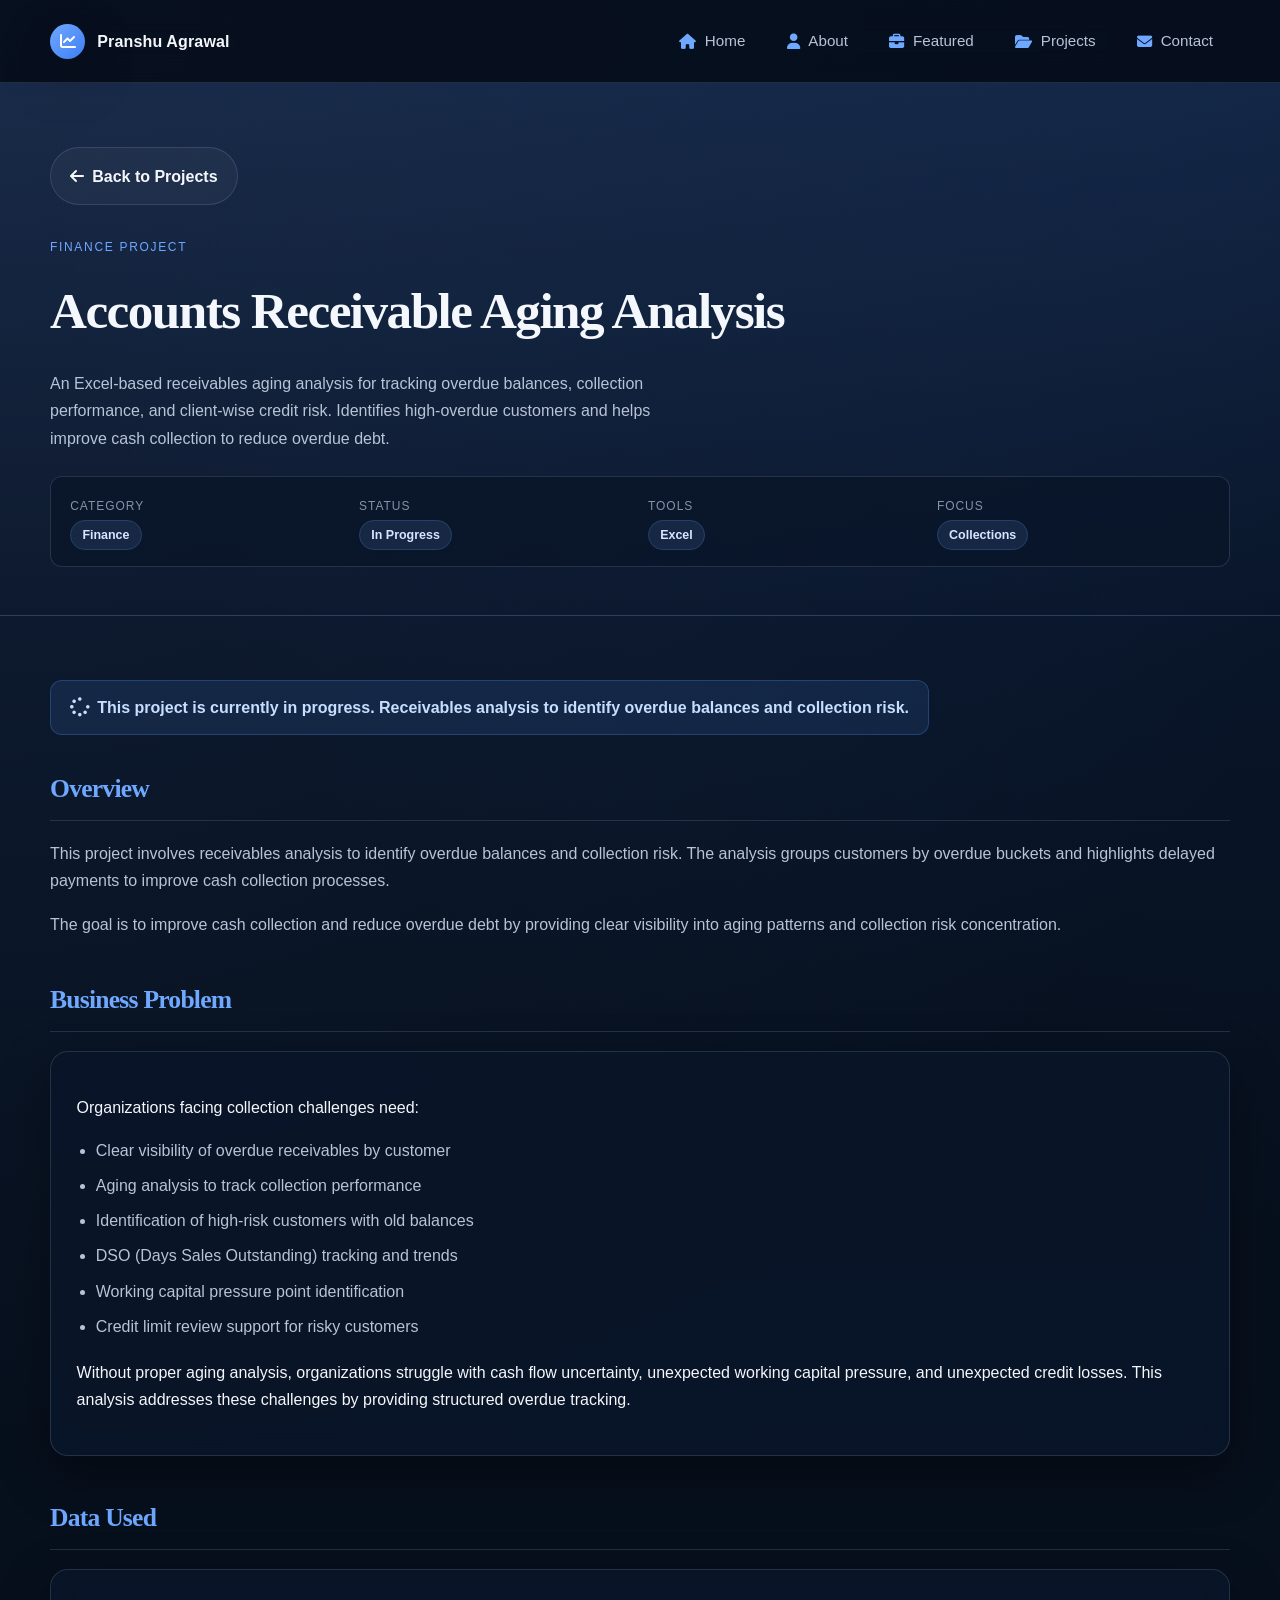
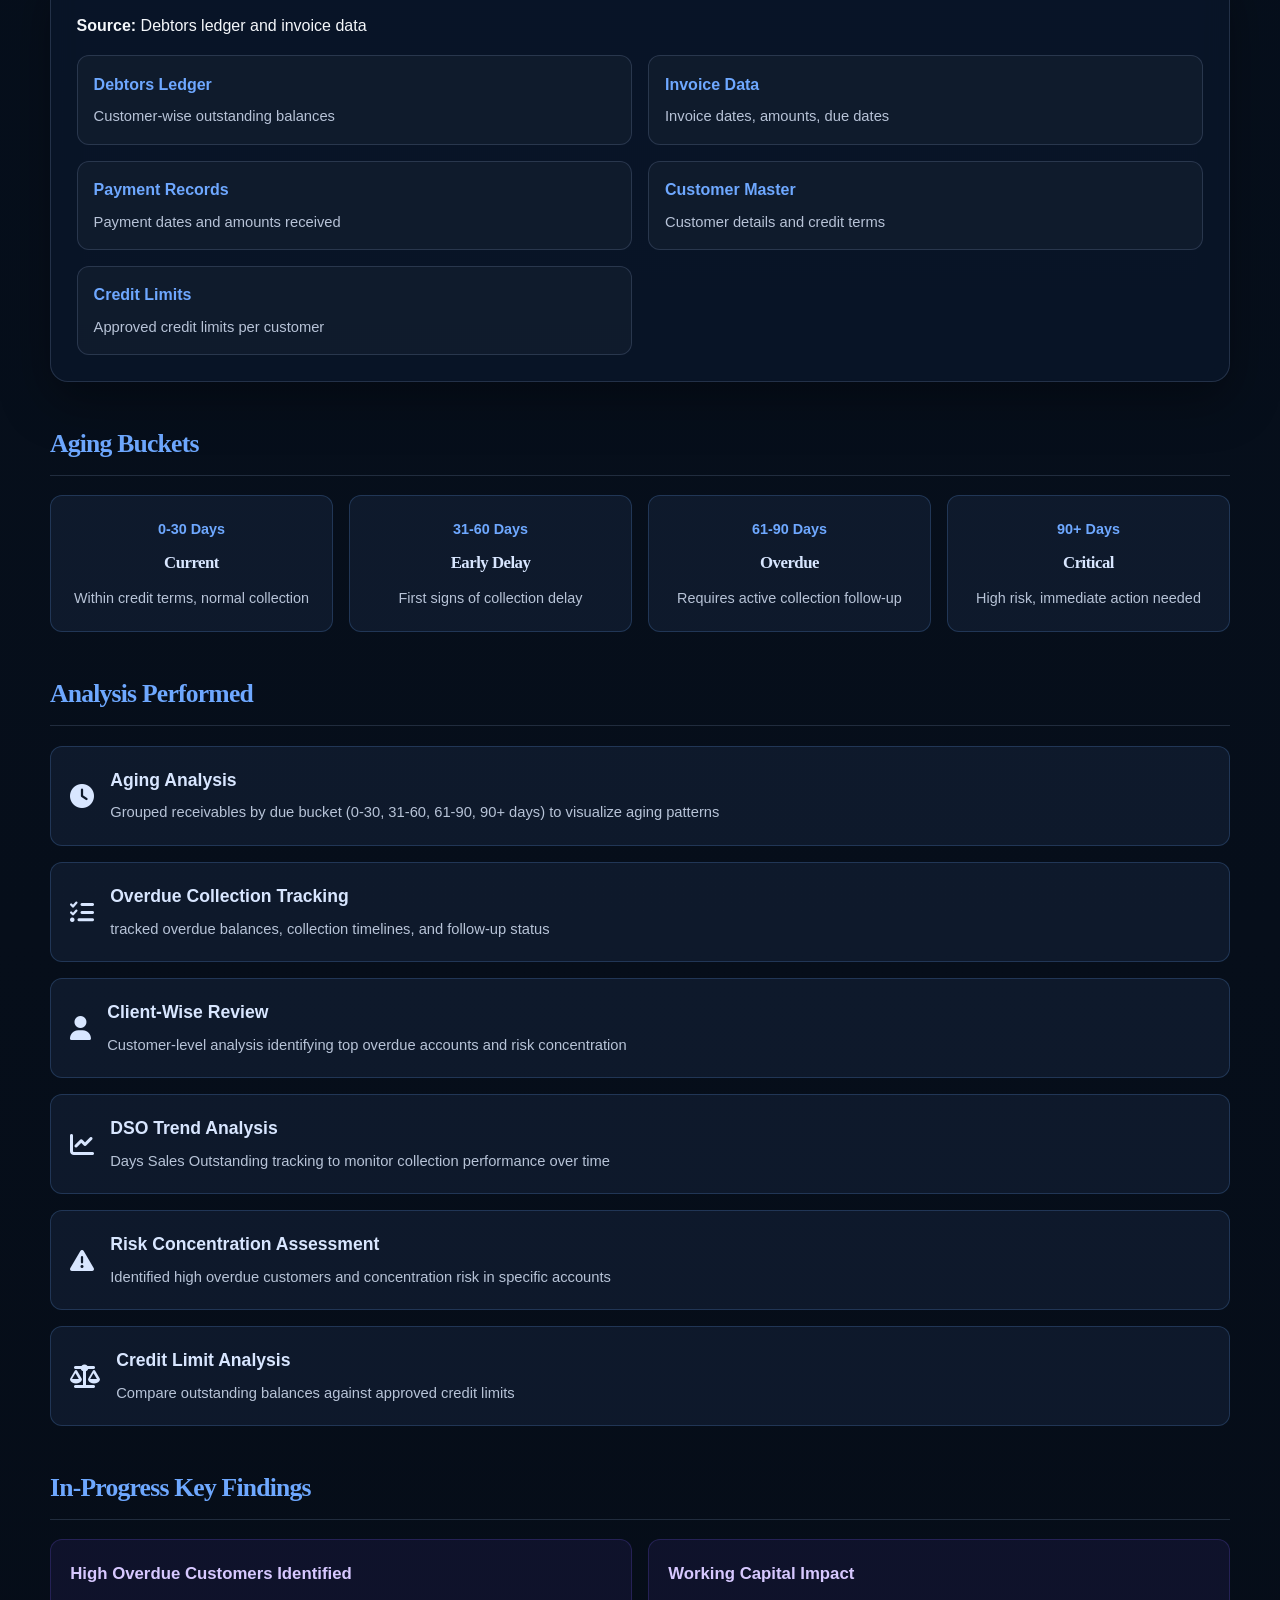
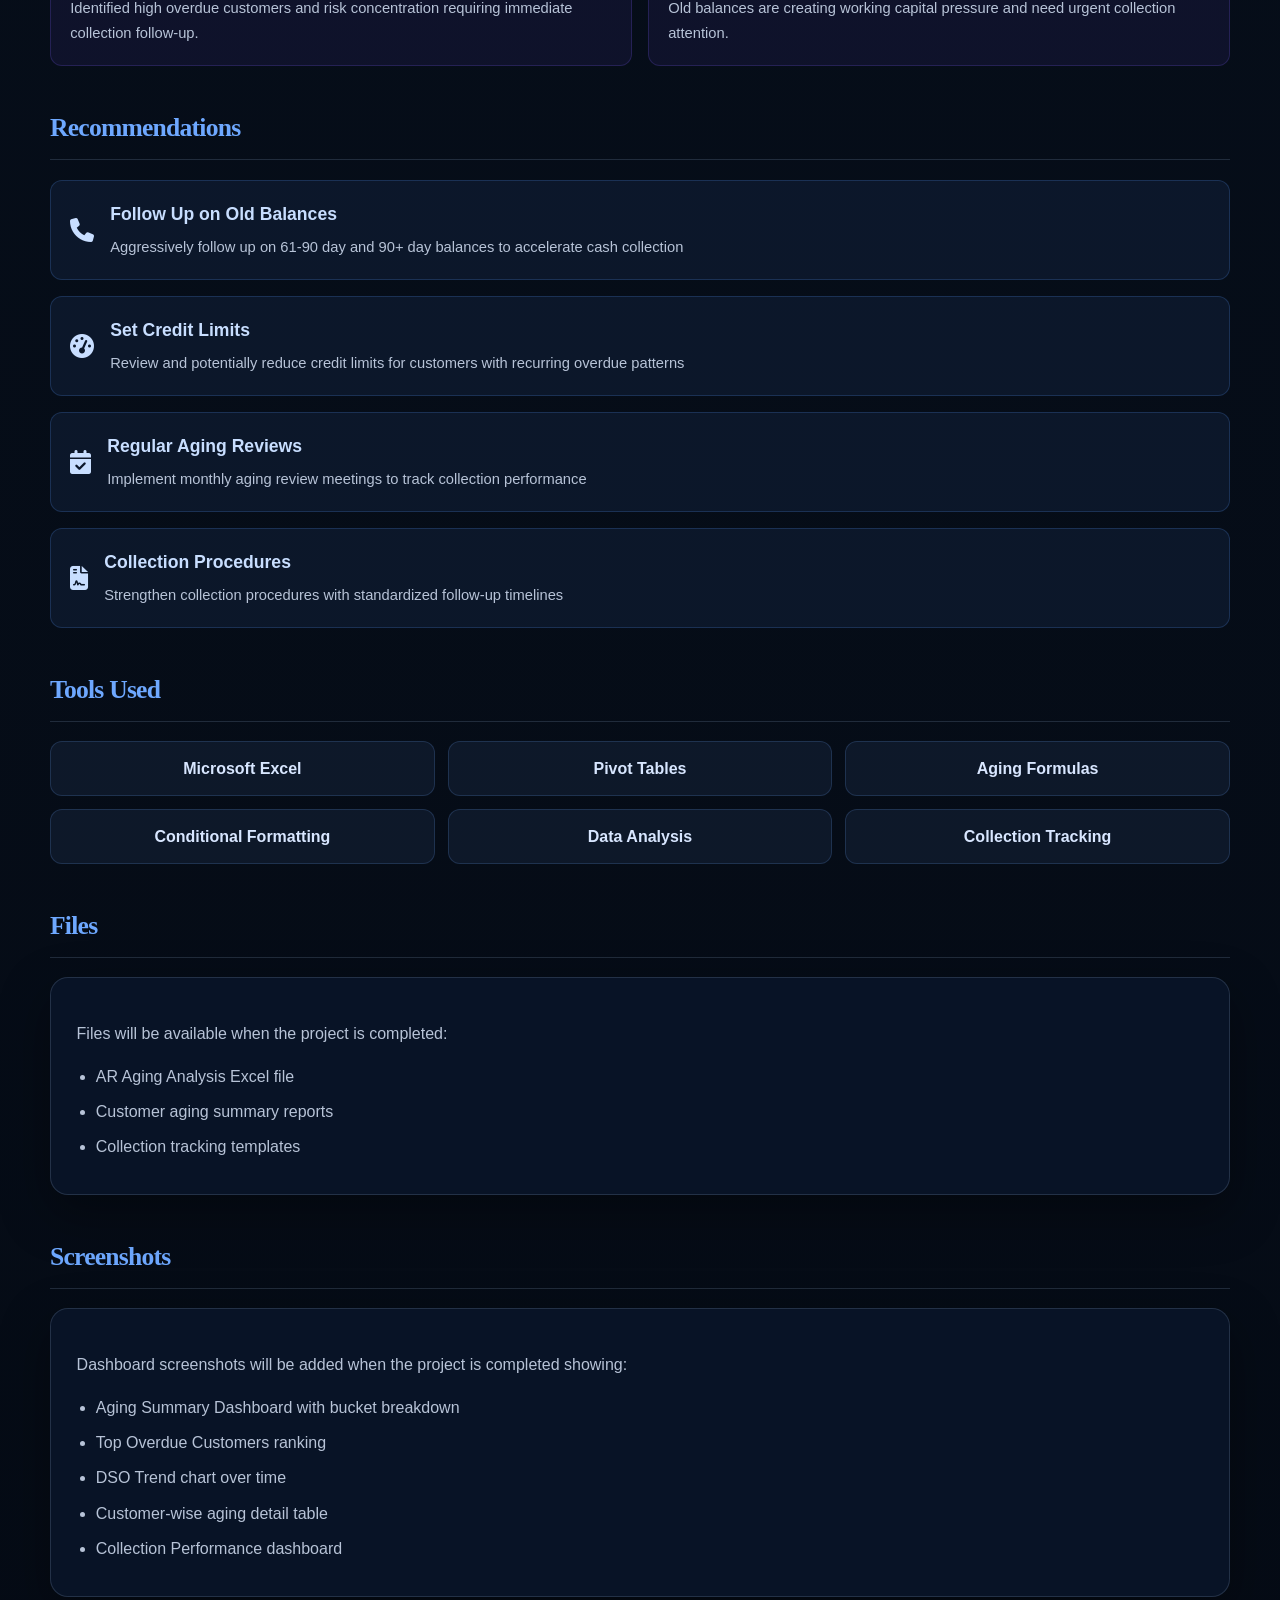
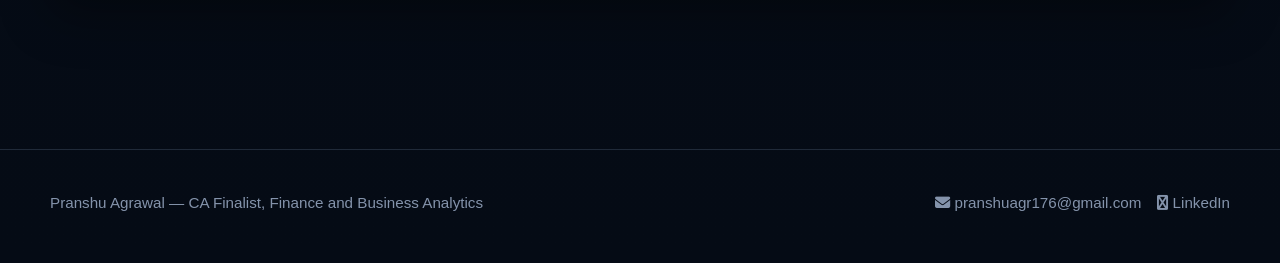
<file: project-ar.HTML>
<!DOCTYPE html>
<html lang="en" data-theme="dark">
<head>
  <meta charset="UTF-8" />
  <meta name="viewport" content="width=device-width, initial-scale=1.0" />
  <title>Accounts Receivable Aging Analysis — Pranshu Agrawal</title>
  <meta name="description" content="Case study: Accounts Receivable Aging Analysis using Excel for collection tracking and overdue monitoring." />
  <link rel="preconnect" href="https://api.fontshare.com" />
  <link rel="stylesheet" href="https://api.fontshare.com/v2/css?f[]=boska@400,500,700&f[]=satoshi@400,500,700&display=swap" />
  <link rel="stylesheet" href="https://cdnjs.cloudflare.com/ajax/libs/font-awesome/6.5.0/css/all.min.css" />
  <style>
    :root {
      --bg: #07111f;
      --bg-2: #0b1a2f;
      --surface: rgba(10, 22, 41, 0.86);
      --surface-2: rgba(16, 30, 53, 0.92);
      --border: rgba(156, 181, 218, 0.18);
      --text: #f4f7fb;
      --muted: #b7c3d7;
      --faint: #8493ab;
      --primary: #6ea8ff;
      --primary-2: #3f7ef5;
      --primary-soft: rgba(110, 168, 255, 0.15);
      --shadow: 0 18px 50px rgba(0, 0, 0, 0.35);
      --radius: 18px;
      --radius-sm: 12px;
      --max: 1180px;
      --display: "Boska", Georgia, serif;
      --body: "Satoshi", Arial, sans-serif;
    }

    * { box-sizing: border-box; }
    html { scroll-behavior: smooth; }
    body {
      margin: 0;
      font-family: var(--body);
      background:
        radial-gradient(circle at top left, rgba(74, 115, 204, 0.16), transparent 28%),
        radial-gradient(circle at top right, rgba(32, 84, 187, 0.14), transparent 24%),
        linear-gradient(180deg, var(--bg), #050b15 100%);
      color: var(--text);
      line-height: 1.7;
    }

    a { color: inherit; text-decoration: none; }
    a:hover { text-decoration: underline; }
    img { max-width: 100%; display: block; }
    .container { width: min(calc(100% - 2rem), var(--max)); margin: 0 auto; }
    .section { padding: 4rem 0; }
    .eyebrow {
      text-transform: uppercase;
      letter-spacing: 0.14em;
      font-size: 0.75rem;
      color: var(--faint);
      margin-bottom: 0.6rem;
    }
    .eyebrow-primary {
      color: var(--primary);
    }
    h1, h2, h3, h4 {
      font-family: var(--display);
      letter-spacing: -0.03em;
      margin: 0;
    }
    h1 { font-size: clamp(2.2rem, 4vw, 3.2rem); margin-bottom: 0.8rem; }
    h2 { font-size: clamp(1.6rem, 2vw, 2.2rem); margin-bottom: 1rem; }
    h3 { font-size: 1.4rem; margin-bottom: 0.7rem; }
    .muted { color: var(--muted); }
    .small { color: var(--muted); font-size: 0.96rem; }

    .header {
      position: sticky;
      top: 0;
      z-index: 50;
      background: rgba(5, 11, 21, 0.72);
      backdrop-filter: blur(16px);
      border-bottom: 1px solid var(--border);
    }
    .header-inner {
      display: flex;
      align-items: center;
      justify-content: space-between;
      gap: 1rem;
      padding: 0.9rem 0;
      flex-wrap: wrap;
    }

    .brand {
      display: flex;
      align-items: center;
      gap: 0.75rem;
      font-weight: 700;
      letter-spacing: 0.01em;
      white-space: nowrap;
    }
    .brand-badge {
      width: 2.2rem;
      height: 2.2rem;
      border-radius: 999px;
      display: grid;
      place-items: center;
      background: linear-gradient(135deg, var(--primary), var(--primary-2));
      color: white;
      box-shadow: var(--shadow);
      flex: none;
    }

    .menu-toggle {
      display: none;
      background: rgba(255,255,255,0.06);
      border: 1px solid var(--border);
      color: var(--text);
      padding: 0.7rem 0.9rem;
      border-radius: 12px;
      cursor: pointer;
      font-size: 1rem;
    }

    .nav {
      display: flex;
      align-items: center;
      gap: 0.45rem;
      flex-wrap: wrap;
    }
    .nav a {
      display: inline-flex;
      align-items: center;
      gap: 0.55rem;
      padding: 0.8rem 1rem;
      border-radius: 999px;
      color: var(--muted);
      border: 1px solid transparent;
      transition: 0.2s ease;
      font-size: 0.95rem;
    }
    .nav a:hover, .nav a:focus-visible {
      color: var(--text);
      background: var(--primary-soft);
      border-color: var(--border);
    }
    .nav i { color: var(--primary); }

    .project-header {
      padding: 4rem 0 3rem;
      border-bottom: 1px solid var(--border);
      background: linear-gradient(180deg, rgba(110,168,255,0.08), transparent);
    }
    .project-meta {
      display: grid;
      grid-template-columns: repeat(4, minmax(0, 1fr));
      gap: 1rem;
      margin-top: 1.5rem;
      padding: 1.2rem;
      background: var(--surface);
      border: 1px solid var(--border);
      border-radius: var(--radius-sm);
    }
    @media (max-width: 768px) {
      .project-meta { grid-template-columns: repeat(2, minmax(0, 1fr)); }
    }
    .meta-item {
      display: flex;
      flex-direction: column;
      gap: 0.3rem;
    }
    .meta-label {
      font-size: 0.75rem;
      color: var(--faint);
      text-transform: uppercase;
      letter-spacing: 0.08em;
    }
    .meta-value {
      font-size: 0.95rem;
      color: var(--text);
      font-weight: 600;
    }
    .tag {
      padding: 0.45rem 0.7rem;
      border-radius: 999px;
      font-size: 0.78rem;
      color: #d8e6ff;
      background: rgba(110,168,255,0.12);
      border: 1px solid rgba(110,168,255,0.18);
    }

    .card {
      background: var(--surface);
      border: 1px solid var(--border);
      border-radius: var(--radius);
      box-shadow: var(--shadow);
      backdrop-filter: blur(12px);
      padding: 1.6rem;
      margin-bottom: 1.5rem;
    }

    .detail-section {
      margin-bottom: 2.5rem;
    }
    .detail-section h2 {
      color: var(--primary);
      border-bottom: 1px solid var(--border);
      padding-bottom: 0.6rem;
      margin-bottom: 1.2rem;
    }

    .list-grid {
      display: grid;
      grid-template-columns: repeat(2, minmax(0, 1fr));
      gap: 1rem;
    }
    @media (max-width: 768px) {
      .list-grid { grid-template-columns: 1fr; }
    }
    .list-item {
      padding: 0.9rem 1rem;
      background: rgba(255,255,255,0.03);
      border: 1px solid var(--border);
      border-radius: var(--radius-sm);
    }
    .list-item strong {
      color: var(--primary);
      display: block;
      margin-bottom: 0.4rem;
    }
    .list-item p {
      color: var(--muted);
      font-size: 0.92rem;
      margin: 0;
    }

    .aging-grid {
      display: grid;
      grid-template-columns: repeat(4, minmax(0, 1fr));
      gap: 1rem;
    }
    @media (max-width: 980px) {
      .aging-grid { grid-template-columns: repeat(2, minmax(0, 1fr)); }
    }
    @media (max-width: 500px) {
      .aging-grid { grid-template-columns: 1fr; }
    }
    .aging-card {
      padding: 1.3rem;
      background: rgba(110, 168, 255, 0.08);
      border: 1px solid rgba(110, 168, 255, 0.2);
      border-radius: var(--radius-sm);
      text-align: center;
    }
    .aging-card .bucket {
      color: var(--primary);
      font-size: 0.9rem;
      font-weight: 700;
      margin-bottom: 0.5rem;
    }
    .aging-card h4 {
      color: #d8e6ff;
      margin-bottom: 0.5rem;
      font-size: 1.05rem;
    }
    .aging-card p {
      color: var(--muted);
      font-size: 0.9rem;
      margin: 0;
    }

    .analysis-list {
      display: grid;
      gap: 1rem;
    }
    .analysis-item {
      padding: 1.2rem;
      background: rgba(110, 168, 255, 0.08);
      border: 1px solid rgba(110, 168, 255, 0.2);
      border-radius: var(--radius-sm);
      display: flex;
      align-items: center;
      gap: 1rem;
    }
    .analysis-item i {
      color: #d8e6ff;
      font-size: 1.5rem;
      flex: none;
    }
    .analysis-item strong {
      color: #d8e6ff;
      display: block;
      margin-bottom: 0.3rem;
      font-size: 1.1rem;
    }
    .analysis-item p {
      color: var(--muted);
      font-size: 0.92rem;
      margin: 0;
    }

    .findings-grid {
      display: grid;
      grid-template-columns: repeat(2, minmax(0, 1fr));
      gap: 1rem;
    }
    @media (max-width: 768px) {
      .findings-grid { grid-template-columns: 1fr; }
    }
    .finding-card {
      padding: 1.2rem;
      background: rgba(124, 89, 255, 0.08);
      border: 1px solid rgba(124, 89, 255, 0.2);
      border-radius: var(--radius-sm);
    }
    .finding-card strong {
      color: #d7c8ff;
      display: block;
      margin-bottom: 0.5rem;
      font-size: 1.05rem;
    }
    .finding-card p {
      color: var(--muted);
      font-size: 0.92rem;
      margin: 0;
    }

    .recommendations-list {
      display: grid;
      gap: 1rem;
    }
    .rec-item {
      padding: 1.2rem;
      background: rgba(86, 150, 255, 0.08);
      border: 1px solid rgba(86, 150, 255, 0.2);
      border-radius: var(--radius-sm);
      display: flex;
      align-items: center;
      gap: 1rem;
    }
    .rec-item i {
      color: #c8deff;
      font-size: 1.5rem;
      flex: none;
    }
    .rec-item strong {
      color: #c8deff;
      display: block;
      margin-bottom: 0.3rem;
      font-size: 1.1rem;
    }
    .rec-item p {
      color: var(--muted);
      font-size: 0.92rem;
      margin: 0;
    }

    .tools-list {
      display: grid;
      grid-template-columns: repeat(3, minmax(0, 1fr));
      gap: 0.8rem;
    }
    @media (max-width: 768px) {
      .tools-list { grid-template-columns: repeat(2, minmax(0, 1fr)); }
    }
    .tool-item {
      padding: 0.8rem 0.9rem;
      background: rgba(110,168,255,0.08);
      border: 1px solid rgba(110,168,255,0.18);
      border-radius: var(--radius-sm);
      color: #d8e6ff;
      font-weight: 600;
      text-align: center;
    }

    .files-list {
      display: grid;
      gap: 0.8rem;
    }
    .file-item {
      display: flex;
      align-items: center;
      gap: 1rem;
      padding: 1rem;
      background: rgba(255,255,255,0.03);
      border: 1px solid var(--border);
      border-radius: var(--radius-sm);
    }
    .file-item i {
      color: var(--primary);
      font-size: 1.4rem;
    }
    .file-info {
      flex: 1;
    }
    .file-name {
      color: var(--text);
      font-weight: 600;
      margin-bottom: 0.3rem;
    }
    .file-desc {
      color: var(--muted);
      font-size: 0.9rem;
    }
    .file-link {
      display: inline-flex;
      align-items: center;
      gap: 0.5rem;
      padding: 0.6rem 0.9rem;
      background: var(--primary-soft);
      border: 1px solid var(--border);
      border-radius: 999px;
      color: var(--primary);
      font-weight: 700;
      font-size: 0.88rem;
      text-decoration: none;
    }
    .file-link:hover {
      background: var(--primary);
      color: #08101d;
    }

    .back-btn {
      display: inline-flex;
      align-items: center;
      gap: 0.5rem;
      padding: 0.9rem 1.2rem;
      background: rgba(255,255,255,0.04);
      border: 1px solid var(--border);
      border-radius: 999px;
      color: var(--text);
      font-weight: 700;
      margin-bottom: 2rem;
      text-decoration: none;
    }
    .back-btn:hover {
      background: var(--primary-soft);
      border-color: var(--border);
    }

    .status-progress {
      display: inline-flex;
      align-items: center;
      gap: 0.5rem;
      padding: 0.8rem 1.2rem;
      background: rgba(86, 150, 255, 0.12);
      border: 1px solid rgba(86, 150, 255, 0.25);
      border-radius: var(--radius-sm);
      color: #c8deff;
      font-weight: 600;
      margin-bottom: 2rem;
    }
    .status-progress i {
      font-size: 1.2rem;
    }

    .footer {
      padding: 2.5rem 0 3rem;
      color: var(--faint);
      font-size: 0.95rem;
      border-top: 1px solid var(--border);
      margin-top: 3rem;
    }

    @media (max-width: 980px) {
      .nav {
        display: none;
        width: 100%;
        flex-direction: column;
        align-items: stretch;
        margin-top: 0.8rem;
      }
      .nav.open { display: flex; }
      .menu-toggle { display: inline-flex; }
      .nav a {
        width: 100%;
        justify-content: flex-start;
        border: 1px solid var(--border);
        background: rgba(255,255,255,0.03);
      }
    }
  </style>
</head>
<body>
  <header class="header">
    <div class="container header-inner">
      <a class="brand" href="index.html">
        <span class="brand-badge"><i class="fa-solid fa-chart-line"></i></span>
        <span>Pranshu Agrawal</span>
      </a>

      <button class="menu-toggle" id="menuToggle" aria-label="Toggle navigation">
        <i class="fa-solid fa-bars"></i>
      </button>

      <nav class="nav" id="siteNav" aria-label="Primary navigation">
        <a href="index.html#home"><i class="fa-solid fa-house"></i><span>Home</span></a>
        <a href="index.html#about"><i class="fa-solid fa-user"></i><span>About</span></a>
        <a href="index.html#featured"><i class="fa-solid fa-briefcase"></i><span>Featured</span></a>
        <a href="index.html#projects"><i class="fa-solid fa-folder-open"></i><span>Projects</span></a>
        <a href="index.html#contact"><i class="fa-solid fa-envelope"></i><span>Contact</span></a>
      </nav>
    </div>
  </header>

  <main>
    <section class="project-header">
      <div class="container">
        <a class="back-btn" href="index.html#projects">
          <i class="fa-solid fa-arrow-left"></i> Back to Projects
        </a>
        <div class="eyebrow eyebrow-primary">Finance Project</div>
        <h1>Accounts Receivable Aging Analysis</h1>
        <p class="muted" style="max-width: 70ch; margin-top: 1rem;">
          An Excel-based receivables aging analysis for tracking overdue balances, collection performance, and client-wise credit risk. Identifies high-overdue customers and helps improve cash collection to reduce overdue debt.
        </p>

        <div class="project-meta">
          <div class="meta-item">
            <span class="meta-label">Category</span>
            <span class="meta-value"><span class="tag">Finance</span></span>
          </div>
          <div class="meta-item">
            <span class="meta-label">Status</span>
            <span class="meta-value"><span class="tag progress">In Progress</span></span>
          </div>
          <div class="meta-item">
            <span class="meta-label">Tools</span>
            <span class="meta-value"><span class="tag">Excel</span></span>
          </div>
          <div class="meta-item">
            <span class="meta-label">Focus</span>
            <span class="meta-value"><span class="tag">Collections</span></span>
          </div>
        </div>
      </div>
    </section>

    <section class="section">
      <div class="container">
        
        <div class="status-progress">
          <i class="fa-solid fa-spinner"></i>
          <span>This project is currently in progress. Receivables analysis to identify overdue balances and collection risk.</span>
        </div>

        <div class="detail-section">
          <h2>Overview</h2>
          <p class="muted">
            This project involves receivables analysis to identify overdue balances and collection risk. The analysis groups customers by overdue buckets and highlights delayed payments to improve cash collection processes.
          </p>
          <p class="muted" style="margin-top: 1rem;">
            The goal is to improve cash collection and reduce overdue debt by providing clear visibility into aging patterns and collection risk concentration.
          </p>
        </div>

        <div class="detail-section">
          <h2>Business Problem</h2>
          <div class="card">
            <p style="margin-bottom: 1rem;">Organizations facing collection challenges need:</p>
            <ul style="margin: 0; padding-left: 1.2rem; color: var(--muted);">
              <li style="margin-bottom: 0.5rem;">Clear visibility of overdue receivables by customer</li>
              <li style="margin-bottom: 0.5rem;">Aging analysis to track collection performance</li>
              <li style="margin-bottom: 0.5rem;">Identification of high-risk customers with old balances</li>
              <li style="margin-bottom: 0.5rem;">DSO (Days Sales Outstanding) tracking and trends</li>
              <li style="margin-bottom: 0.5rem;">Working capital pressure point identification</li>
              <li style="margin-bottom: 0.5rem;">Credit limit review support for risky customers</li>
            </ul>
            <p style="margin-top: 1.2rem;">
              Without proper aging analysis, organizations struggle with cash flow uncertainty, unexpected working capital pressure, and unexpected credit losses. This analysis addresses these challenges by providing structured overdue tracking.
            </p>
          </div>
        </div>

        <div class="detail-section">
          <h2>Data Used</h2>
          <div class="card">
            <p style="margin-bottom: 1rem;"><strong>Source:</strong> Debtors ledger and invoice data</p>
            
            <div class="list-grid">
              <div class="list-item">
                <strong>Debtors Ledger</strong>
                <p>Customer-wise outstanding balances</p>
              </div>
              <div class="list-item">
                <strong>Invoice Data</strong>
                <p>Invoice dates, amounts, due dates</p>
              </div>
              <div class="list-item">
                <strong>Payment Records</strong>
                <p>Payment dates and amounts received</p>
              </div>
              <div class="list-item">
                <strong>Customer Master</strong>
                <p>Customer details and credit terms</p>
              </div>
              <div class="list-item">
                <strong>Credit Limits</strong>
                <p>Approved credit limits per customer</p>
              </div>
            </div>
          </div>
        </div>

        <div class="detail-section">
          <h2>Aging Buckets</h2>
          <div class="aging-grid">
            <div class="aging-card">
              <div class="bucket">0-30 Days</div>
              <h4>Current</h4>
              <p>Within credit terms, normal collection</p>
            </div>
            <div class="aging-card">
              <div class="bucket">31-60 Days</div>
              <h4>Early Delay</h4>
              <p>First signs of collection delay</p>
            </div>
            <div class="aging-card">
              <div class="bucket">61-90 Days</div>
              <h4>Overdue</h4>
              <p>Requires active collection follow-up</p>
            </div>
            <div class="aging-card">
              <div class="bucket">90+ Days</div>
              <h4>Critical</h4>
              <p>High risk, immediate action needed</p>
            </div>
          </div>
        </div>

        <div class="detail-section">
          <h2>Analysis Performed</h2>
          <div class="analysis-list">
            <div class="analysis-item">
              <i class="fa-solid fa-clock"></i>
              <div>
                <strong>Aging Analysis</strong>
                <p>Grouped receivables by due bucket (0-30, 31-60, 61-90, 90+ days) to visualize aging patterns</p>
              </div>
            </div>
            <div class="analysis-item">
              <i class="fa-solid fa-list-check"></i>
              <div>
                <strong>Overdue Collection Tracking</strong>
                <p> tracked overdue balances, collection timelines, and follow-up status</p>
              </div>
            </div>
            <div class="analysis-item">
              <i class="fa-solid fa-user"></i>
              <div>
                <strong>Client-Wise Review</strong>
                <p>Customer-level analysis identifying top overdue accounts and risk concentration</p>
              </div>
            </div>
            <div class="analysis-item">
              <i class="fa-solid fa-chart-line"></i>
              <div>
                <strong>DSO Trend Analysis</strong>
                <p>Days Sales Outstanding tracking to monitor collection performance over time</p>
              </div>
            </div>
            <div class="analysis-item">
              <i class="fa-solid fa-triangle-exclamation"></i>
              <div>
                <strong>Risk Concentration Assessment</strong>
                <p>Identified high overdue customers and concentration risk in specific accounts</p>
              </div>
            </div>
            <div class="analysis-item">
              <i class="fa-solid fa-scale-balanced"></i>
              <div>
                <strong>Credit Limit Analysis</strong>
                <p>Compare outstanding balances against approved credit limits</p>
              </div>
            </div>
          </div>
        </div>

        <div class="detail-section">
          <h2>In-Progress Key Findings</h2>
          <div class="findings-grid">
            <div class="finding-card">
              <strong>High Overdue Customers Identified</strong>
              <p>Identified high overdue customers and risk concentration requiring immediate collection follow-up.</p>
            </div>
            <div class="finding-card">
              <strong>Working Capital Impact</strong>
              <p>Old balances are creating working capital pressure and need urgent collection attention.</p>
            </div>
          </div>
        </div>

        <div class="detail-section">
          <h2>Recommendations</h2>
          <div class="recommendations-list">
            <div class="rec-item">
              <i class="fa-solid fa-phone"></i>
              <div>
                <strong>Follow Up on Old Balances</strong>
                <p>Aggressively follow up on 61-90 day and 90+ day balances to accelerate cash collection</p>
              </div>
            </div>
            <div class="rec-item">
              <i class="fa-solid fa-gauge-high"></i>
              <div>
                <strong>Set Credit Limits</strong>
                <p>Review and potentially reduce credit limits for customers with recurring overdue patterns</p>
              </div>
            </div>
            <div class="rec-item">
              <i class="fa-solid fa-calendar-check"></i>
              <div>
                <strong>Regular Aging Reviews</strong>
                <p>Implement monthly aging review meetings to track collection performance</p>
              </div>
            </div>
            <div class="rec-item">
              <i class="fa-solid fa-file-contract"></i>
              <div>
                <strong>Collection Procedures</strong>
                <p>Strengthen collection procedures with standardized follow-up timelines</p>
              </div>
            </div>
          </div>
        </div>

        <div class="detail-section">
          <h2>Tools Used</h2>
          <div class="tools-list">
            <div class="tool-item">Microsoft Excel</div>
            <div class="tool-item">Pivot Tables</div>
            <div class="tool-item">Aging Formulas</div>
            <div class="tool-item">Conditional Formatting</div>
            <div class="tool-item">Data Analysis</div>
            <div class="tool-item">Collection Tracking</div>
          </div>
        </div>

        <div class="detail-section">
          <h2>Files</h2>
          <div class="card">
            <p class="muted">
              Files will be available when the project is completed:
            </p>
            <ul style="margin: 0; padding-left: 1.2rem; color: var(--muted); margin-top: 1rem;">
              <li style="margin-bottom: 0.5rem;">AR Aging Analysis Excel file</li>
              <li style="margin-bottom: 0.5rem;">Customer aging summary reports</li>
              <li style="margin-bottom: 0.5rem;">Collection tracking templates</li>
            </ul>
          </div>
        </div>

        <div class="detail-section">
          <h2>Screenshots</h2>
          <div class="card">
            <p class="muted">
              Dashboard screenshots will be added when the project is completed showing:
            </p>
            <ul style="margin: 0; padding-left: 1.2rem; color: var(--muted); margin-top: 1rem;">
              <li style="margin-bottom: 0.5rem;">Aging Summary Dashboard with bucket breakdown</li>
              <li style="margin-bottom: 0.5rem;">Top Overdue Customers ranking</li>
              <li style="margin-bottom: 0.5rem;">DSO Trend chart over time</li>
              <li style="margin-bottom: 0.5rem;">Customer-wise aging detail table</li>
              <li style="margin-bottom: 0.5rem;">Collection Performance dashboard</li>
            </ul>
          </div>
        </div>

      </div>
    </section>
  </main>

  <footer class="footer">
    <div class="container">
      <div style="display: flex; justify-content: space-between; align-items: center; flex-wrap: wrap; gap: 1rem;">
        <div>Pranshu Agrawal — CA Finalist, Finance and Business Analytics</div>
        <div style="display: flex; gap: 1rem;">
          <a href="index.html#contact"><i class="fa-solid fa-envelope"></i> pranshuagr176@gmail.com</a>
          <a href="https://linkedin.com/in/pranshuagrawal0410"><i class="fa-solid fa-linkedin"></i> LinkedIn</a>
        </div>
      </div>
    </div>
  </footer>

  <script>
    const menuToggle = document.getElementById("menuToggle");
    const siteNav = document.getElementById("siteNav");
    if (menuToggle && siteNav) {
      menuToggle.addEventListener("click", () => siteNav.classList.toggle("open"));
      siteNav.querySelectorAll("a").forEach(link => link.addEventListener("click", () => siteNav.classList.remove("open")));
    }
  </script>
</body>
</html>
</file>
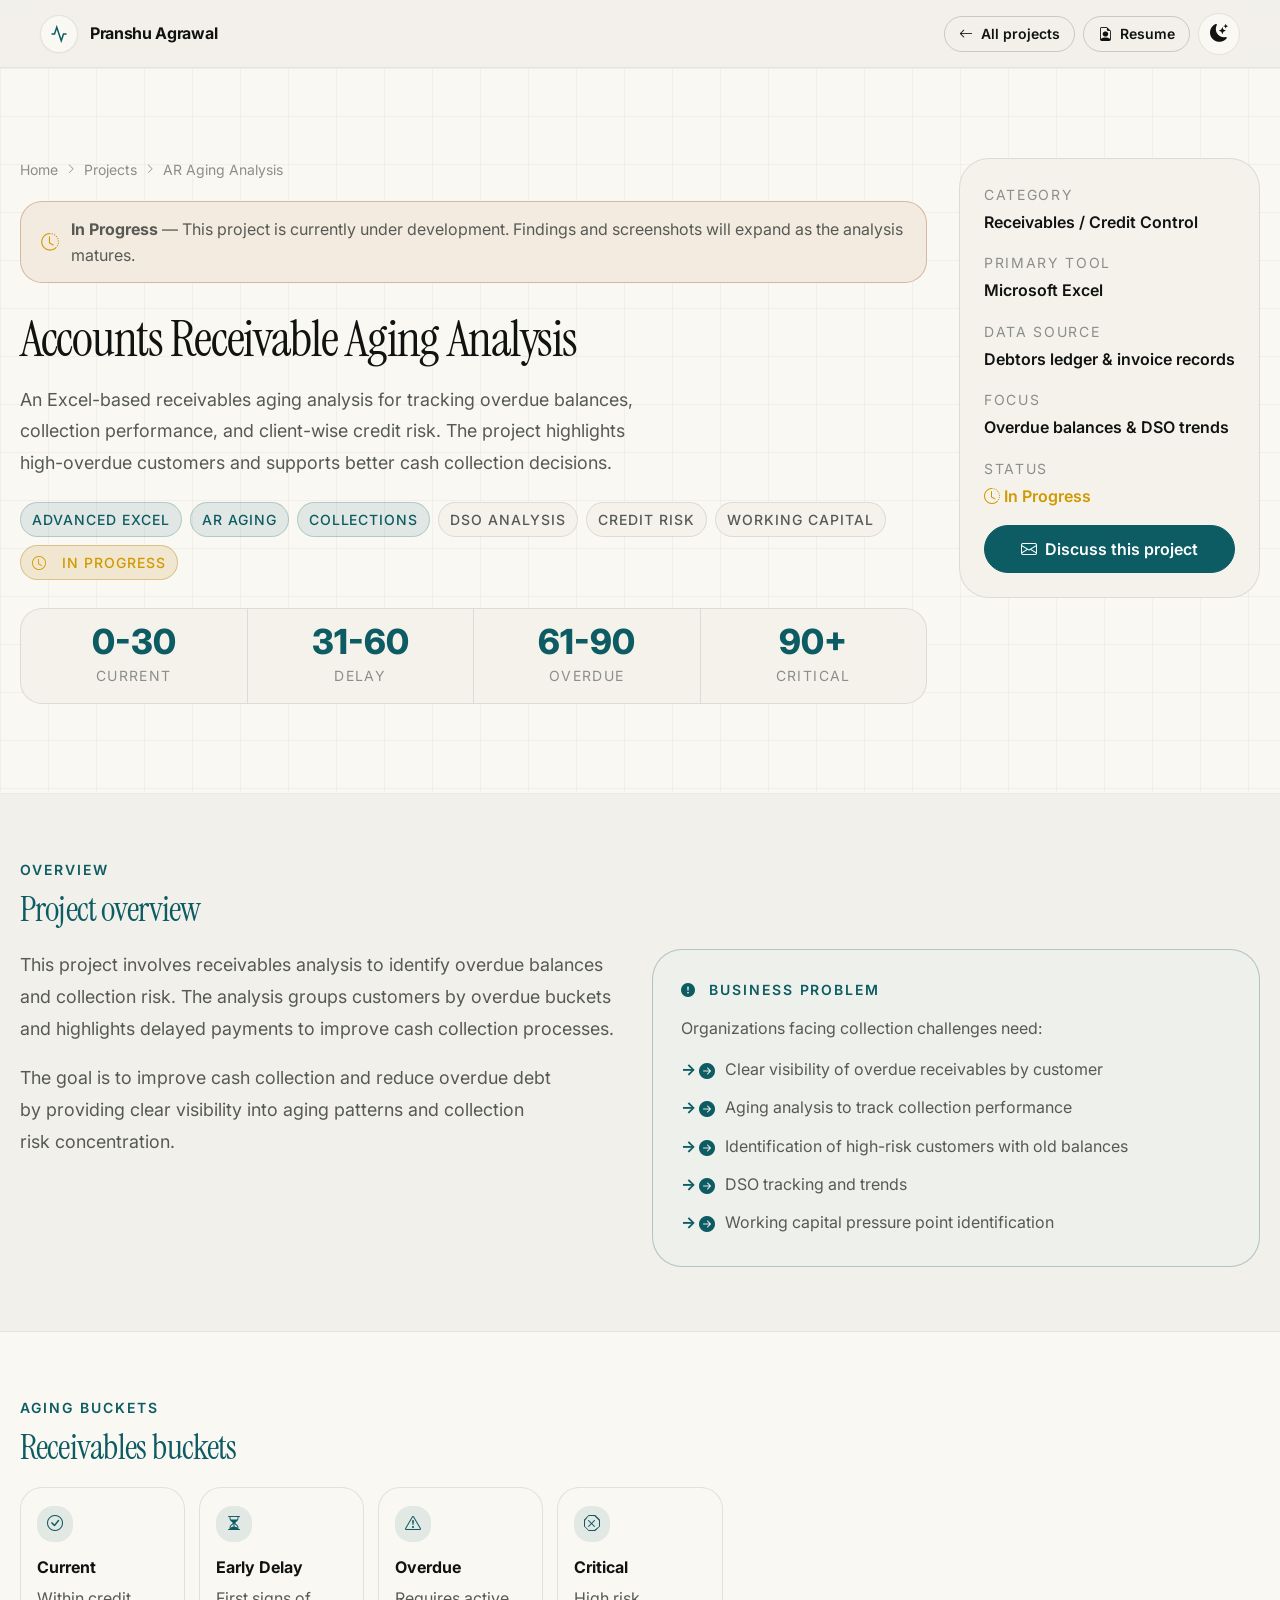
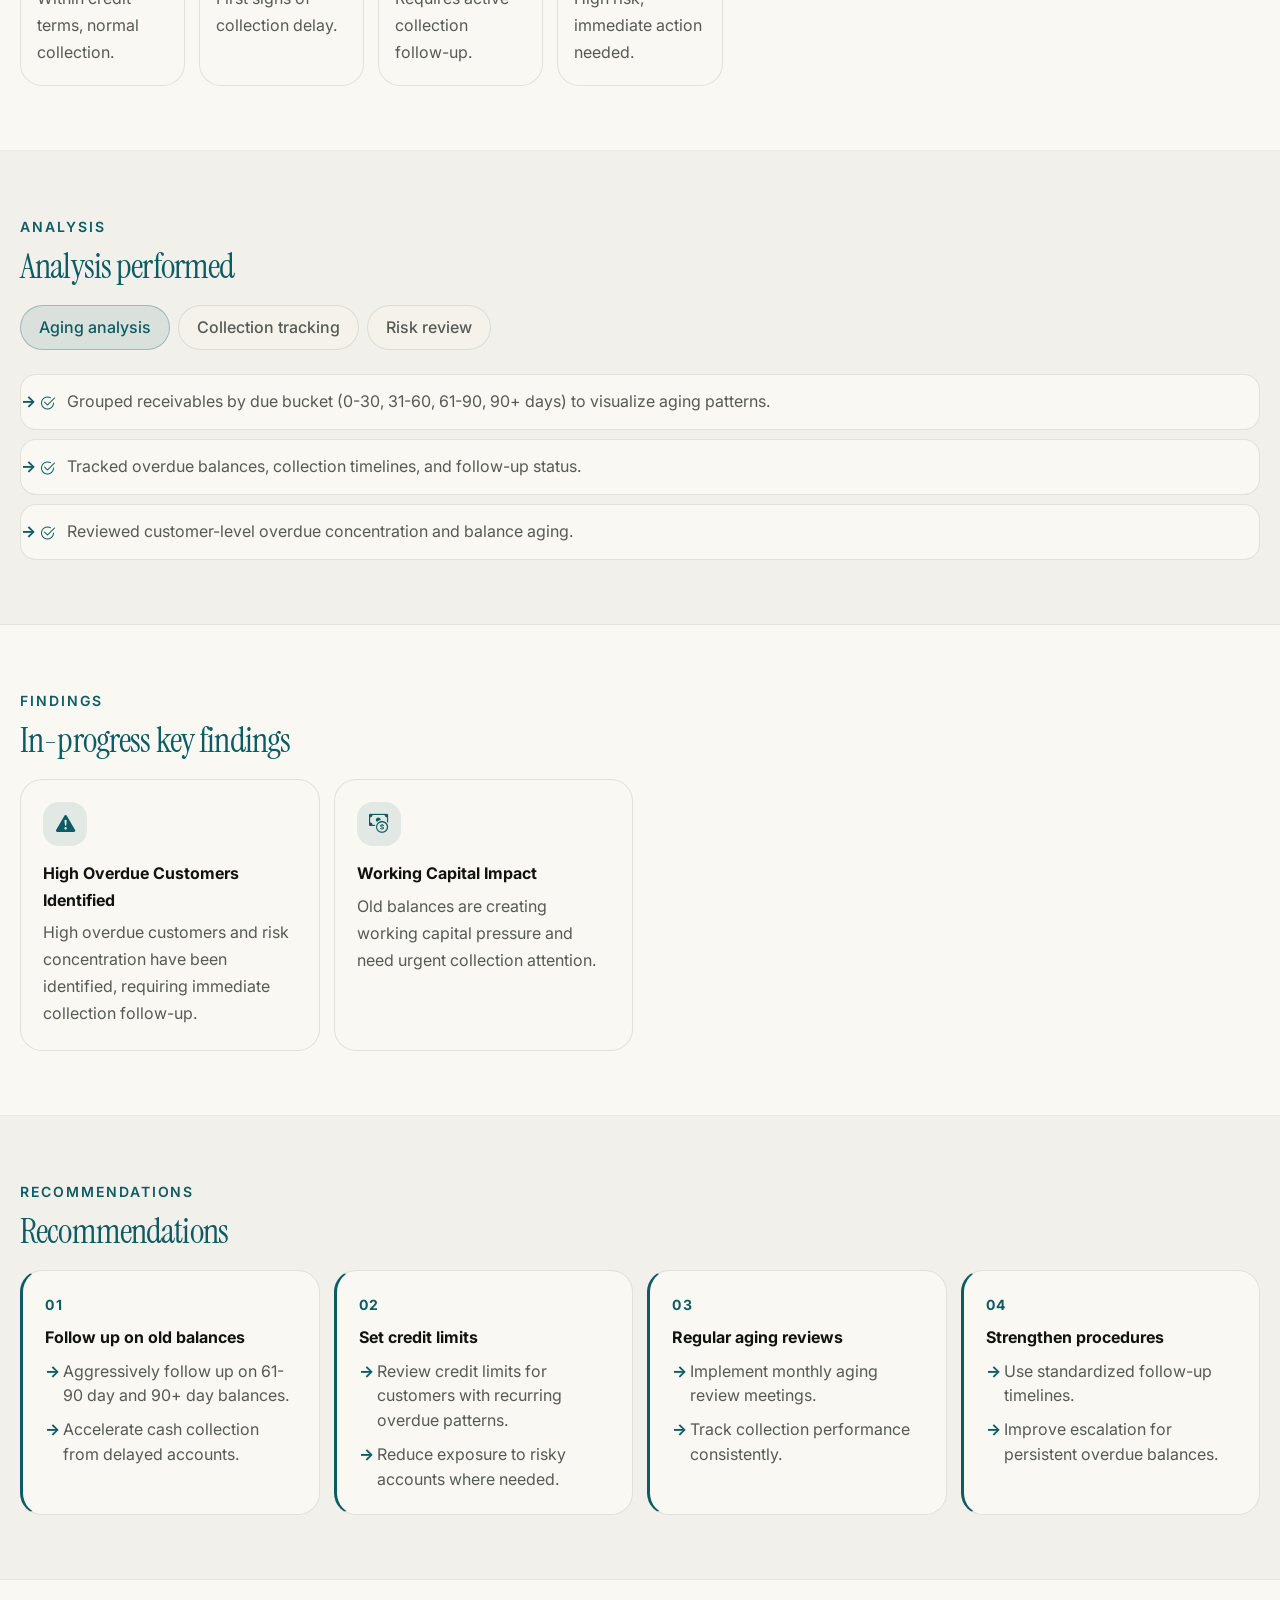
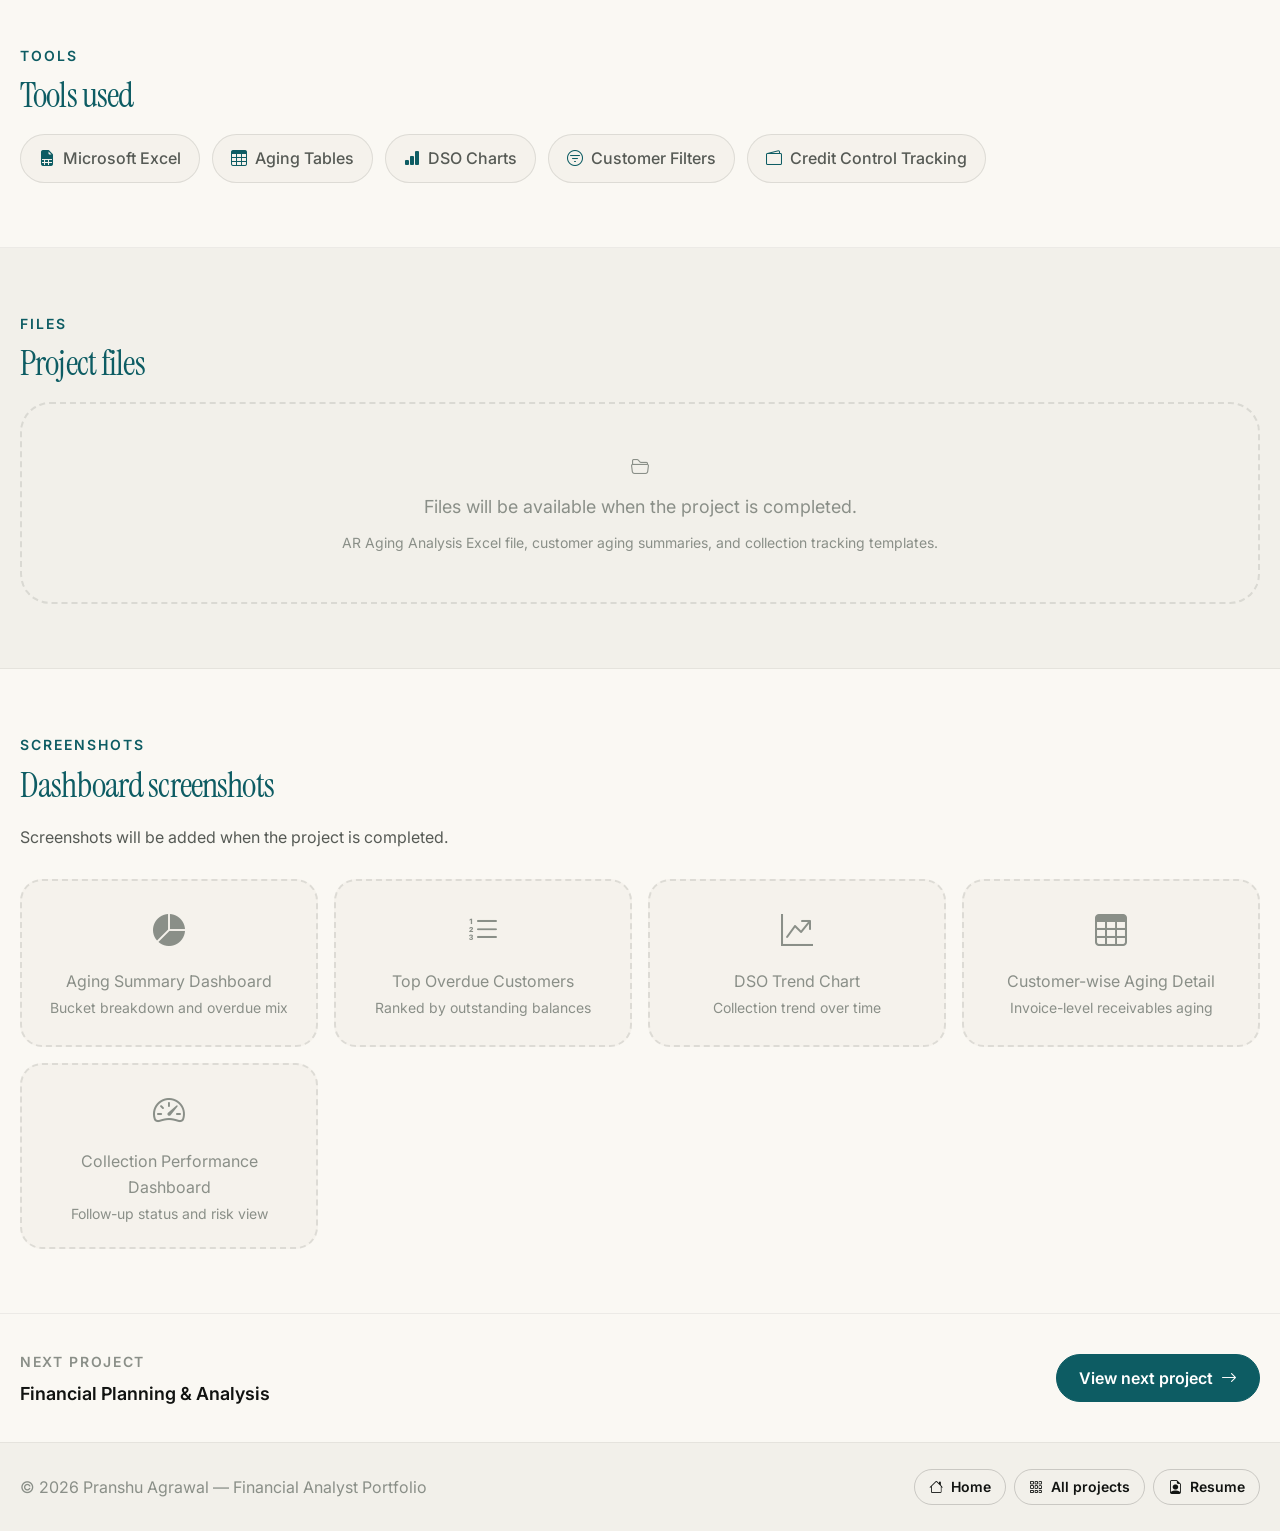
<file: project-ar.html>
<!DOCTYPE html>
<html lang="en" data-theme="light">
<head>
  <meta charset="UTF-8" />
  <meta name="viewport" content="width=device-width, initial-scale=1.0" />
  <title>Accounts Receivable Aging Analysis — Pranshu Agrawal</title>
  <meta
    name="description"
    content="An Excel-based receivables aging analysis for tracking overdue balances, collection performance, and client-wise credit risk. Identifies high-overdue customers and helps improve cash collection."
  />

  <link rel="preconnect" href="https://fonts.googleapis.com">
  <link rel="preconnect" href="https://fonts.gstatic.com" crossorigin>
  <link
    href="https://fonts.googleapis.com/css2?family=Inter:wght@400;500;600;700;800&family=Instrument+Serif:ital@0;1&display=swap"
    rel="stylesheet"
  >
  <link href="https://cdn.jsdelivr.net/npm/bootstrap@5.3.8/dist/css/bootstrap.min.css" rel="stylesheet">
  <link rel="stylesheet" href="https://cdn.jsdelivr.net/npm/bootstrap-icons@1.11.3/font/bootstrap-icons.min.css">
  <link href="https://unpkg.com/aos@2.3.4/dist/aos.css" rel="stylesheet">
  <link rel="stylesheet" href="css/style.css" />

  <style>
    .proj-hero {
      padding-block: clamp(48px, 7vw, 100px);
      border-bottom: 1px solid var(--divider);
      background: var(--surface);
      position: relative;
      overflow: hidden;
    }

    .proj-hero::before {
      content: "";
      position: absolute;
      inset: 0;
      background-image:
        linear-gradient(var(--border) 1px, transparent 1px),
        linear-gradient(90deg, var(--border) 1px, transparent 1px);
      background-size: 48px 48px;
      opacity: 0.35;
      pointer-events: none;
    }

    .proj-hero-inner {
      position: relative;
      display: grid;
      grid-template-columns: 1fr auto;
      gap: 32px;
      align-items: start;
    }

    .proj-hero-breadcrumb {
      display: flex;
      align-items: center;
      gap: 8px;
      font-size: var(--text-xs);
      color: var(--text-faint);
      margin-bottom: 20px;
    }
    .proj-hero-breadcrumb a { color: var(--text-faint); text-decoration: none; }
    .proj-hero-breadcrumb a:hover { color: var(--primary); }
    .proj-hero-breadcrumb i { font-size: 0.65rem; }

    .proj-hero-title {
      font-size: clamp(1.8rem, 1rem + 3vw, 3.2rem);
      line-height: 1.1;
      margin-bottom: 16px;
      color: var(--text);
    }

    .proj-hero-desc {
      font-size: var(--text-base);
      color: var(--text-muted);
      max-width: 640px;
      line-height: 1.75;
      margin-bottom: 24px;
    }

    .proj-hero-tags {
      display: flex;
      flex-wrap: wrap;
      gap: 8px;
      margin-bottom: 28px;
    }

    .in-progress-banner {
      display: flex;
      align-items: center;
      gap: 12px;
      padding: 14px 20px;
      background: color-mix(in srgb, var(--warning, #b07a00) 8%, var(--surface));
      border: 1px solid color-mix(in srgb, var(--warning, #b07a00) 22%, var(--border));
      border-radius: var(--r-lg);
      font-size: var(--text-sm);
      color: var(--text-muted);
      margin-bottom: 28px;
    }
    .in-progress-banner i { color: var(--gold, #d19900); flex-shrink: 0; font-size: 1.1rem; }

    .proj-hero-stats {
      display: flex;
      flex-wrap: wrap;
      gap: 0;
      border: 1px solid var(--border);
      border-radius: var(--r-lg);
      overflow: hidden;
      background: var(--surface-2);
    }

    .proj-stat {
      flex: 1;
      min-width: 110px;
      padding: 16px 18px;
      border-right: 1px solid var(--border);
      text-align: center;
    }
    .proj-stat:last-child { border-right: none; }
    .proj-stat-num { font-size: var(--text-xl); font-weight: 800; color: var(--primary); line-height: 1; margin-bottom: 4px; }
    .proj-stat-label { font-size: var(--text-xs); color: var(--text-faint); text-transform: uppercase; letter-spacing: 0.1em; }

    .proj-hero-card {
      background: var(--surface-2);
      border: 1px solid var(--border);
      border-radius: var(--r-xl);
      padding: 24px;
      min-width: 220px;
      display: flex;
      flex-direction: column;
      gap: 16px;
    }

    .proj-info-row { display: flex; flex-direction: column; gap: 3px; }
    .proj-info-label { font-size: var(--text-xs); text-transform: uppercase; letter-spacing: 0.12em; color: var(--text-faint); }
    .proj-info-value { font-size: var(--text-sm); font-weight: 600; color: var(--text); }

    .proj-section {
      padding-block: clamp(36px, 5vw, 64px);
      border-bottom: 1px solid var(--divider);
    }
    .proj-section:last-of-type { border-bottom: none; }

    .proj-section-label {
      font-size: var(--text-xs);
      text-transform: uppercase;
      letter-spacing: 0.14em;
      font-weight: 600;
      color: var(--primary);
      margin-bottom: 8px;
    }

    .proj-section-title {
      font-size: clamp(1.25rem, 0.8rem + 1.5vw, 2rem);
      line-height: 1.2;
      color: var(--text);
      margin-bottom: 20px;
    }

    .proj-two-col {
      display: grid;
      grid-template-columns: 1fr 1fr;
      gap: 24px;
      align-items: start;
    }

    .problem-card {
      background: color-mix(in srgb, var(--primary) 5%, var(--surface));
      border: 1px solid color-mix(in srgb, var(--primary) 18%, var(--border));
      border-radius: var(--r-xl);
      padding: 28px;
    }

    .aging-grid {
      display: grid;
      grid-template-columns: repeat(auto-fill, minmax(160px, 1fr));
      gap: 14px;
    }

    .aging-card {
      background: var(--surface);
      border: 1px solid var(--border);
      border-radius: var(--r-lg);
      padding: 18px 16px;
      transition: border-color var(--ease), transform var(--ease);
    }
    .aging-card:hover {
      border-color: color-mix(in srgb, var(--primary) 28%, var(--border));
      transform: translateY(-3px);
    }

    .aging-icon {
      width: 36px;
      height: 36px;
      border-radius: var(--r-md);
      background: var(--primary-soft);
      color: var(--primary);
      display: flex;
      align-items: center;
      justify-content: center;
      font-size: 1rem;
      margin-bottom: 12px;
    }

    .aging-title { font-size: var(--text-sm); font-weight: 700; color: var(--text); margin-bottom: 5px; }
    .aging-desc { font-size: var(--text-xs); color: var(--text-muted); line-height: 1.55; margin: 0; }

    .analysis-tabs {
      display: flex;
      flex-wrap: wrap;
      gap: 8px;
      margin-bottom: 24px;
    }

    .analysis-tab {
      padding: 8px 18px;
      border-radius: var(--r-pill);
      border: 1px solid var(--border);
      background: var(--surface-2);
      font-size: var(--text-sm);
      font-weight: 500;
      color: var(--text-muted);
      cursor: pointer;
      transition: all var(--ease);
    }
    .analysis-tab.active,
    .analysis-tab:hover {
      background: var(--primary-soft);
      border-color: color-mix(in srgb, var(--primary) 30%, transparent);
      color: var(--primary);
    }

    .analysis-panel { display: none; }
    .analysis-panel.active { display: block; }

    .analysis-list { list-style: none; margin: 0; padding: 0; display: grid; gap: 10px; }
    .analysis-list li {
      display: flex;
      align-items: flex-start;
      gap: 12px;
      padding: 14px 16px;
      background: var(--surface);
      border: 1px solid var(--border);
      border-radius: var(--r-md);
      font-size: var(--text-sm);
      color: var(--text-muted);
      line-height: 1.5;
      transition: border-color var(--ease);
    }
    .analysis-list li:hover { border-color: color-mix(in srgb, var(--primary) 22%, var(--border)); }
    .analysis-list li i { color: var(--primary); flex-shrink: 0; margin-top: 2px; }

    .findings-grid {
      display: grid;
      grid-template-columns: repeat(auto-fill, minmax(260px, 1fr));
      gap: 14px;
    }

    .finding-card {
      background: var(--surface);
      border: 1px solid var(--border);
      border-radius: var(--r-lg);
      padding: 22px;
      transition: border-color var(--ease), box-shadow var(--ease), transform var(--ease);
    }
    .finding-card:hover {
      border-color: color-mix(in srgb, var(--primary) 28%, var(--border));
      box-shadow: var(--shadow-sm);
      transform: translateY(-3px);
    }

    .finding-icon {
      width: 44px;
      height: 44px;
      border-radius: var(--r-md);
      background: var(--primary-soft);
      color: var(--primary);
      display: flex;
      align-items: center;
      justify-content: center;
      font-size: 1.2rem;
      margin-bottom: 14px;
    }

    .finding-title { font-size: var(--text-sm); font-weight: 700; color: var(--text); margin-bottom: 6px; }
    .finding-desc { font-size: var(--text-sm); color: var(--text-muted); line-height: 1.6; margin: 0; }

    .rec-grid {
      display: grid;
      grid-template-columns: repeat(auto-fill, minmax(240px, 1fr));
      gap: 14px;
    }

    .rec-card {
      background: var(--surface);
      border: 1px solid var(--border);
      border-left: 3px solid var(--primary);
      border-radius: var(--r-lg);
      padding: 22px;
      transition: transform var(--ease), box-shadow var(--ease);
    }
    .rec-card:hover { transform: translateX(4px); box-shadow: var(--shadow-sm); }

    .rec-num { font-size: var(--text-xs); font-weight: 700; text-transform: uppercase; letter-spacing: 0.12em; color: var(--primary); margin-bottom: 8px; }
    .rec-title { font-size: var(--text-sm); font-weight: 700; color: var(--text); margin-bottom: 8px; }
    .rec-bullets { list-style: none; margin: 0; padding: 0; display: grid; gap: 6px; }
    .rec-bullets li {
      position: relative;
      padding-left: 14px;
      font-size: var(--text-sm);
      color: var(--text-muted);
      line-height: 1.55;
    }
    .rec-bullets li::before { content: "–"; position: absolute; left: 0; color: var(--primary); font-weight: 700; }

    .tools-row { display: flex; flex-wrap: wrap; gap: 12px; }
    .tool-badge {
      display: inline-flex;
      align-items: center;
      gap: 8px;
      padding: 10px 18px;
      border-radius: var(--r-pill);
      border: 1px solid var(--border);
      background: var(--surface-2);
      font-size: var(--text-sm);
      font-weight: 500;
      color: var(--text-muted);
      transition: all var(--ease);
    }
    .tool-badge:hover {
      background: var(--primary-soft);
      border-color: color-mix(in srgb, var(--primary) 30%, transparent);
      color: var(--primary);
    }
    .tool-badge i { color: var(--primary); }

    .files-empty {
      display: flex;
      flex-direction: column;
      align-items: center;
      justify-content: center;
      gap: 10px;
      padding: 48px 24px;
      border: 2px dashed var(--border);
      border-radius: var(--r-xl);
      color: var(--text-faint);
      text-align: center;
    }

    .screenshot-grid {
      display: grid;
      grid-template-columns: repeat(auto-fill, minmax(280px, 1fr));
      gap: 16px;
    }

    .screenshot-placeholder {
      aspect-ratio: 16/9;
      border-radius: var(--r-lg);
      background: var(--surface-2);
      border: 2px dashed var(--border);
      display: flex;
      flex-direction: column;
      align-items: center;
      justify-content: center;
      gap: 10px;
      color: var(--text-faint);
      font-size: var(--text-sm);
      padding: 20px;
      text-align: center;
    }
    .screenshot-placeholder i { font-size: 2rem; color: var(--text-faint); }

    .proj-next { padding-block: 32px; background: var(--surface); border-top: 1px solid var(--divider); }
    .proj-next-inner { display: flex; align-items: center; justify-content: space-between; flex-wrap: wrap; gap: 16px; }

    .site-footer { padding-block: 26px; border-top: 1px solid var(--divider); font-size: var(--text-sm); color: var(--text-faint); }

    @media (max-width: 900px) {
      .proj-hero-inner { grid-template-columns: 1fr; }
      .proj-hero-card { min-width: unset; }
      .proj-two-col { grid-template-columns: 1fr; }
    }
  </style>
</head>
<body>

  <header class="site-header">
    <nav class="navbar" aria-label="Project page navigation">
      <div class="wrap d-flex justify-content-between align-items-center gap-3">
        <a class="navbar-brand" href="index.html">
          <span class="brand-logo" aria-hidden="true">
            <svg width="18" height="18" viewBox="0 0 24 24" fill="none" stroke="currentColor" stroke-width="2">
              <polyline points="22 12 18 12 15 21 9 3 6 12 2 12"></polyline>
            </svg>
          </span>
          Pranshu Agrawal
        </a>
        <div class="d-flex align-items-center gap-2">
          <a class="btn-outline-swiss btn-sm-swiss" href="index.html#projects">
            <i class="bi bi-arrow-left"></i> All projects
          </a>
          <a class="btn-outline-swiss btn-sm-swiss" href="resume.html">
            <i class="bi bi-file-earmark-person"></i> Resume
          </a>
          <button class="theme-btn" type="button" data-theme-toggle aria-label="Toggle theme">
            <i class="bi bi-moon-stars-fill"></i>
          </button>
        </div>
      </div>
    </nav>
  </header>

  <main>
    <section class="proj-hero">
      <div class="wrap">
        <div class="proj-hero-inner">
          <div>
            <nav class="proj-hero-breadcrumb" aria-label="Breadcrumb">
              <a href="index.html">Home</a>
              <i class="bi bi-chevron-right"></i>
              <a href="index.html#projects">Projects</a>
              <i class="bi bi-chevron-right"></i>
              <span>AR Aging Analysis</span>
            </nav>

            <div class="in-progress-banner" data-aos="fade-up">
              <i class="bi bi-clock-history"></i>
              <span><strong>In Progress</strong> — This project is currently under development. Findings and screenshots will expand as the analysis matures.</span>
            </div>

            <h1 class="proj-hero-title" data-aos="fade-up">
              Accounts Receivable Aging Analysis
            </h1>

            <p class="proj-hero-desc" data-aos="fade-up" data-aos-delay="60">
              An Excel-based receivables aging analysis for tracking overdue balances, collection performance, and client-wise credit risk. The project highlights high-overdue customers and supports better cash collection decisions.
            </p>

            <div class="proj-hero-tags" data-aos="fade-up" data-aos-delay="100">
              <span class="chip chip-primary">Advanced Excel</span>
              <span class="chip chip-primary">AR Aging</span>
              <span class="chip chip-primary">Collections</span>
              <span class="chip">DSO Analysis</span>
              <span class="chip">Credit Risk</span>
              <span class="chip">Working Capital</span>
              <span class="chip" style="background:color-mix(in srgb,var(--gold,#d19900) 12%,var(--surface-2)); border-color:color-mix(in srgb,var(--gold,#d19900) 28%,var(--border)); color:var(--gold,#d19900);">
                <i class="bi bi-clock"></i>&nbsp; In Progress
              </span>
            </div>

            <div class="proj-hero-stats" data-aos="fade-up" data-aos-delay="140">
              <div class="proj-stat">
                <div class="proj-stat-num">0-30</div>
                <div class="proj-stat-label">Current</div>
              </div>
              <div class="proj-stat">
                <div class="proj-stat-num">31-60</div>
                <div class="proj-stat-label">Delay</div>
              </div>
              <div class="proj-stat">
                <div class="proj-stat-num">61-90</div>
                <div class="proj-stat-label">Overdue</div>
              </div>
              <div class="proj-stat">
                <div class="proj-stat-num">90+</div>
                <div class="proj-stat-label">Critical</div>
              </div>
            </div>
          </div>

          <div class="proj-hero-card" data-aos="fade-left">
            <div class="proj-info-row">
              <span class="proj-info-label">Category</span>
              <span class="proj-info-value">Receivables / Credit Control</span>
            </div>
            <div class="proj-info-row">
              <span class="proj-info-label">Primary tool</span>
              <span class="proj-info-value">Microsoft Excel</span>
            </div>
            <div class="proj-info-row">
              <span class="proj-info-label">Data source</span>
              <span class="proj-info-value">Debtors ledger &amp; invoice records</span>
            </div>
            <div class="proj-info-row">
              <span class="proj-info-label">Focus</span>
              <span class="proj-info-value">Overdue balances &amp; DSO trends</span>
            </div>
            <div class="proj-info-row">
              <span class="proj-info-label">Status</span>
              <span class="proj-info-value" style="color:var(--gold,#d19900);">
                <i class="bi bi-clock-history"></i> In Progress
              </span>
            </div>
            <a class="btn-swiss" href="index.html#contact">
              <i class="bi bi-envelope"></i> Discuss this project
            </a>
          </div>
        </div>
      </div>
    </section>

    <section class="proj-section">
      <div class="wrap">
        <div class="proj-section-label" data-aos="fade-up">Overview</div>
        <h2 class="proj-section-title" data-aos="fade-up">Project overview</h2>
        <div class="proj-two-col">
          <div data-aos="fade-up">
            <p style="color:var(--text-muted); line-height:1.8; font-size:var(--text-base); max-width:none;">
              This project involves receivables analysis to identify overdue balances and collection risk. The analysis groups customers by overdue buckets and highlights delayed payments to improve cash collection processes.
            </p>
            <p style="color:var(--text-muted); line-height:1.8; font-size:var(--text-base); max-width:none; margin-top:16px;">
              The goal is to improve cash collection and reduce overdue debt by providing clear visibility into aging patterns and collection risk concentration.
            </p>
          </div>

          <div class="problem-card" data-aos="fade-up" data-aos-delay="60">
            <div class="proj-section-label" style="margin-bottom:14px;">
              <i class="bi bi-exclamation-circle-fill"></i>&nbsp; Business problem
            </div>
            <p style="font-size:var(--text-sm); color:var(--text-muted); margin-bottom:14px; max-width:none; line-height:1.7;">
              Organizations facing collection challenges need:
            </p>
            <ul style="list-style:none; padding:0; margin:0; display:grid; gap:9px;">
              <li style="display:flex; align-items:flex-start; gap:10px; font-size:var(--text-sm); color:var(--text-muted);">
                <i class="bi bi-arrow-right-circle-fill" style="color:var(--primary); flex-shrink:0; margin-top:2px;"></i>
                Clear visibility of overdue receivables by customer
              </li>
              <li style="display:flex; align-items:flex-start; gap:10px; font-size:var(--text-sm); color:var(--text-muted);">
                <i class="bi bi-arrow-right-circle-fill" style="color:var(--primary); flex-shrink:0; margin-top:2px;"></i>
                Aging analysis to track collection performance
              </li>
              <li style="display:flex; align-items:flex-start; gap:10px; font-size:var(--text-sm); color:var(--text-muted);">
                <i class="bi bi-arrow-right-circle-fill" style="color:var(--primary); flex-shrink:0; margin-top:2px;"></i>
                Identification of high-risk customers with old balances
              </li>
              <li style="display:flex; align-items:flex-start; gap:10px; font-size:var(--text-sm); color:var(--text-muted);">
                <i class="bi bi-arrow-right-circle-fill" style="color:var(--primary); flex-shrink:0; margin-top:2px;"></i>
                DSO tracking and trends
              </li>
              <li style="display:flex; align-items:flex-start; gap:10px; font-size:var(--text-sm); color:var(--text-muted);">
                <i class="bi bi-arrow-right-circle-fill" style="color:var(--primary); flex-shrink:0; margin-top:2px;"></i>
                Working capital pressure point identification
              </li>
            </ul>
          </div>
        </div>
      </div>
    </section>

    <section class="proj-section" style="background:var(--surface);">
      <div class="wrap">
        <div class="proj-section-label" data-aos="fade-up">Aging buckets</div>
        <h2 class="proj-section-title" data-aos="fade-up">Receivables buckets</h2>

        <div class="aging-grid" data-aos="fade-up">
          <div class="aging-card">
            <div class="aging-icon"><i class="bi bi-check-circle"></i></div>
            <div class="aging-title">Current</div>
            <p class="aging-desc">Within credit terms, normal collection.</p>
          </div>
          <div class="aging-card">
            <div class="aging-icon"><i class="bi bi-hourglass-split"></i></div>
            <div class="aging-title">Early Delay</div>
            <p class="aging-desc">First signs of collection delay.</p>
          </div>
          <div class="aging-card">
            <div class="aging-icon"><i class="bi bi-exclamation-triangle"></i></div>
            <div class="aging-title">Overdue</div>
            <p class="aging-desc">Requires active collection follow-up.</p>
          </div>
          <div class="aging-card">
            <div class="aging-icon"><i class="bi bi-x-octagon"></i></div>
            <div class="aging-title">Critical</div>
            <p class="aging-desc">High risk, immediate action needed.</p>
          </div>
        </div>
      </div>
    </section>

    <section class="proj-section">
      <div class="wrap">
        <div class="proj-section-label" data-aos="fade-up">Analysis</div>
        <h2 class="proj-section-title" data-aos="fade-up">Analysis performed</h2>

        <div class="analysis-tabs" data-aos="fade-up">
          <button class="analysis-tab active" data-tab="aging">Aging analysis</button>
          <button class="analysis-tab" data-tab="collection">Collection tracking</button>
          <button class="analysis-tab" data-tab="risk">Risk review</button>
        </div>

        <div class="analysis-panel active" id="tab-aging">
          <ul class="analysis-list">
            <li><i class="bi bi-check2-circle"></i>Grouped receivables by due bucket (0-30, 31-60, 61-90, 90+ days) to visualize aging patterns.</li>
            <li><i class="bi bi-check2-circle"></i>Tracked overdue balances, collection timelines, and follow-up status.</li>
            <li><i class="bi bi-check2-circle"></i>Reviewed customer-level overdue concentration and balance aging.</li>
          </ul>
        </div>

        <div class="analysis-panel" id="tab-collection">
          <ul class="analysis-list">
            <li><i class="bi bi-check2-circle"></i>Measured Days Sales Outstanding (DSO) to monitor collection performance over time.</li>
            <li><i class="bi bi-check2-circle"></i>Compared payment timing against invoice due dates to identify recurring delays.</li>
            <li><i class="bi bi-check2-circle"></i>Assessed follow-up gaps across overdue customer accounts.</li>
          </ul>
        </div>

        <div class="analysis-panel" id="tab-risk">
          <ul class="analysis-list">
            <li><i class="bi bi-check2-circle"></i>Identified high overdue customers and concentration risk in specific accounts.</li>
            <li><i class="bi bi-check2-circle"></i>Compared outstanding balances against approved credit limits.</li>
            <li><i class="bi bi-check2-circle"></i>Highlighted working capital pressure created by old balances.</li>
          </ul>
        </div>
      </div>
    </section>

    <section class="proj-section" style="background:var(--surface);">
      <div class="wrap">
        <div class="proj-section-label" data-aos="fade-up">Findings</div>
        <h2 class="proj-section-title" data-aos="fade-up">In-progress key findings</h2>

        <div class="findings-grid">
          <div class="finding-card">
            <div class="finding-icon"><i class="bi bi-exclamation-triangle-fill"></i></div>
            <div class="finding-title">High Overdue Customers Identified</div>
            <p class="finding-desc">High overdue customers and risk concentration have been identified, requiring immediate collection follow-up.</p>
          </div>
          <div class="finding-card">
            <div class="finding-icon"><i class="bi bi-cash-coin"></i></div>
            <div class="finding-title">Working Capital Impact</div>
            <p class="finding-desc">Old balances are creating working capital pressure and need urgent collection attention.</p>
          </div>
        </div>
      </div>
    </section>

    <section class="proj-section">
      <div class="wrap">
        <div class="proj-section-label" data-aos="fade-up">Recommendations</div>
        <h2 class="proj-section-title" data-aos="fade-up">Recommendations</h2>

        <div class="rec-grid">
          <div class="rec-card" data-aos="fade-up">
            <div class="rec-num">01</div>
            <div class="rec-title">Follow up on old balances</div>
            <ul class="rec-bullets">
              <li>Aggressively follow up on 61-90 day and 90+ day balances.</li>
              <li>Accelerate cash collection from delayed accounts.</li>
            </ul>
          </div>

          <div class="rec-card" data-aos="fade-up" data-aos-delay="50">
            <div class="rec-num">02</div>
            <div class="rec-title">Set credit limits</div>
            <ul class="rec-bullets">
              <li>Review credit limits for customers with recurring overdue patterns.</li>
              <li>Reduce exposure to risky accounts where needed.</li>
            </ul>
          </div>

          <div class="rec-card" data-aos="fade-up" data-aos-delay="90">
            <div class="rec-num">03</div>
            <div class="rec-title">Regular aging reviews</div>
            <ul class="rec-bullets">
              <li>Implement monthly aging review meetings.</li>
              <li>Track collection performance consistently.</li>
            </ul>
          </div>

          <div class="rec-card" data-aos="fade-up" data-aos-delay="120">
            <div class="rec-num">04</div>
            <div class="rec-title">Strengthen procedures</div>
            <ul class="rec-bullets">
              <li>Use standardized follow-up timelines.</li>
              <li>Improve escalation for persistent overdue balances.</li>
            </ul>
          </div>
        </div>
      </div>
    </section>

    <section class="proj-section" style="background:var(--surface);">
      <div class="wrap">
        <div class="proj-section-label" data-aos="fade-up">Tools</div>
        <h2 class="proj-section-title" data-aos="fade-up">Tools used</h2>

        <div class="tools-row" data-aos="fade-up">
          <div class="tool-badge"><i class="bi bi-file-earmark-spreadsheet-fill"></i>Microsoft Excel</div>
          <div class="tool-badge"><i class="bi bi-table"></i>Aging Tables</div>
          <div class="tool-badge"><i class="bi bi-bar-chart-fill"></i>DSO Charts</div>
          <div class="tool-badge"><i class="bi bi-filter-circle"></i>Customer Filters</div>
          <div class="tool-badge"><i class="bi bi-wallet2"></i>Credit Control Tracking</div>
        </div>
      </div>
    </section>

    <section class="proj-section">
      <div class="wrap">
        <div class="proj-section-label" data-aos="fade-up">Files</div>
        <h2 class="proj-section-title" data-aos="fade-up">Project files</h2>

        <div class="files-empty" data-aos="fade-up">
          <i class="bi bi-folder2-open"></i>
          <div>Files will be available when the project is completed.</div>
          <div style="font-size:var(--text-xs);">AR Aging Analysis Excel file, customer aging summaries, and collection tracking templates.</div>
        </div>
      </div>
    </section>

    <section class="proj-section" style="background:var(--surface);">
      <div class="wrap">
        <div class="proj-section-label" data-aos="fade-up">Screenshots</div>
        <h2 class="proj-section-title" data-aos="fade-up">Dashboard screenshots</h2>

        <p style="color:var(--text-muted); font-size:var(--text-sm); max-width:600px; margin-bottom:28px;" data-aos="fade-up">
          Screenshots will be added when the project is completed.
        </p>

        <div class="screenshot-grid" data-aos="fade-up">
          <div class="screenshot-placeholder">
            <i class="bi bi-pie-chart-fill"></i>
            <span>Aging Summary Dashboard<br><small>Bucket breakdown and overdue mix</small></span>
          </div>
          <div class="screenshot-placeholder">
            <i class="bi bi-list-ol"></i>
            <span>Top Overdue Customers<br><small>Ranked by outstanding balances</small></span>
          </div>
          <div class="screenshot-placeholder">
            <i class="bi bi-graph-up-arrow"></i>
            <span>DSO Trend Chart<br><small>Collection trend over time</small></span>
          </div>
          <div class="screenshot-placeholder">
            <i class="bi bi-table"></i>
            <span>Customer-wise Aging Detail<br><small>Invoice-level receivables aging</small></span>
          </div>
          <div class="screenshot-placeholder">
            <i class="bi bi-speedometer2"></i>
            <span>Collection Performance Dashboard<br><small>Follow-up status and risk view</small></span>
          </div>
        </div>
      </div>
    </section>
  </main>

  <div class="proj-next">
    <div class="wrap">
      <div class="proj-next-inner">
        <div>
          <span class="label-sm">Next project</span>
          <p style="font-size:var(--text-base); font-weight:600; color:var(--text); margin-bottom:0; margin-top:4px;">
            Financial Planning &amp; Analysis
          </p>
        </div>
        <a class="btn-swiss" href="project-fpa.html">
          View next project <i class="bi bi-arrow-right"></i>
        </a>
      </div>
    </div>
  </div>

  <footer class="site-footer">
    <div class="wrap d-flex flex-wrap justify-content-between align-items-center gap-2">
      <span>© 2026 Pranshu Agrawal — Financial Analyst Portfolio</span>
      <div class="d-flex gap-2 flex-wrap">
        <a class="btn-outline-swiss btn-sm-swiss" href="index.html"><i class="bi bi-house"></i> Home</a>
        <a class="btn-outline-swiss btn-sm-swiss" href="index.html#projects"><i class="bi bi-grid-3x3-gap"></i> All projects</a>
        <a class="btn-outline-swiss btn-sm-swiss" href="resume.html"><i class="bi bi-file-earmark-person"></i> Resume</a>
      </div>
    </div>
  </footer>

  <script src="https://cdn.jsdelivr.net/npm/bootstrap@5.3.8/dist/js/bootstrap.bundle.min.js"></script>
  <script src="https://unpkg.com/aos@2.3.4/dist/aos.js"></script>
  <script>
    AOS.init({ duration: 520, once: true, offset: 60 });

    (function () {
      const root = document.documentElement;
      const toggle = document.querySelector('[data-theme-toggle]');
      if (!toggle) return;
      let theme = window.matchMedia('(prefers-color-scheme: dark)').matches ? 'dark' : 'light';
      root.setAttribute('data-theme', theme);
      function updateIcon() {
        toggle.innerHTML = theme === 'dark'
          ? '<i class="bi bi-sun-fill"></i>'
          : '<i class="bi bi-moon-stars-fill"></i>';
      }
      updateIcon();
      toggle.addEventListener('click', function () {
        theme = theme === 'dark' ? 'light' : 'dark';
        root.setAttribute('data-theme', theme);
        updateIcon();
      });
    })();

    document.querySelectorAll('.analysis-tab').forEach(btn => {
      btn.addEventListener('click', () => {
        document.querySelectorAll('.analysis-tab').forEach(b => b.classList.remove('active'));
        document.querySelectorAll('.analysis-panel').forEach(p => p.classList.remove('active'));
        btn.classList.add('active');
        document.getElementById('tab-' + btn.dataset.tab).classList.add('active');
      });
    });
  </script>
</body>
</html>
</file>
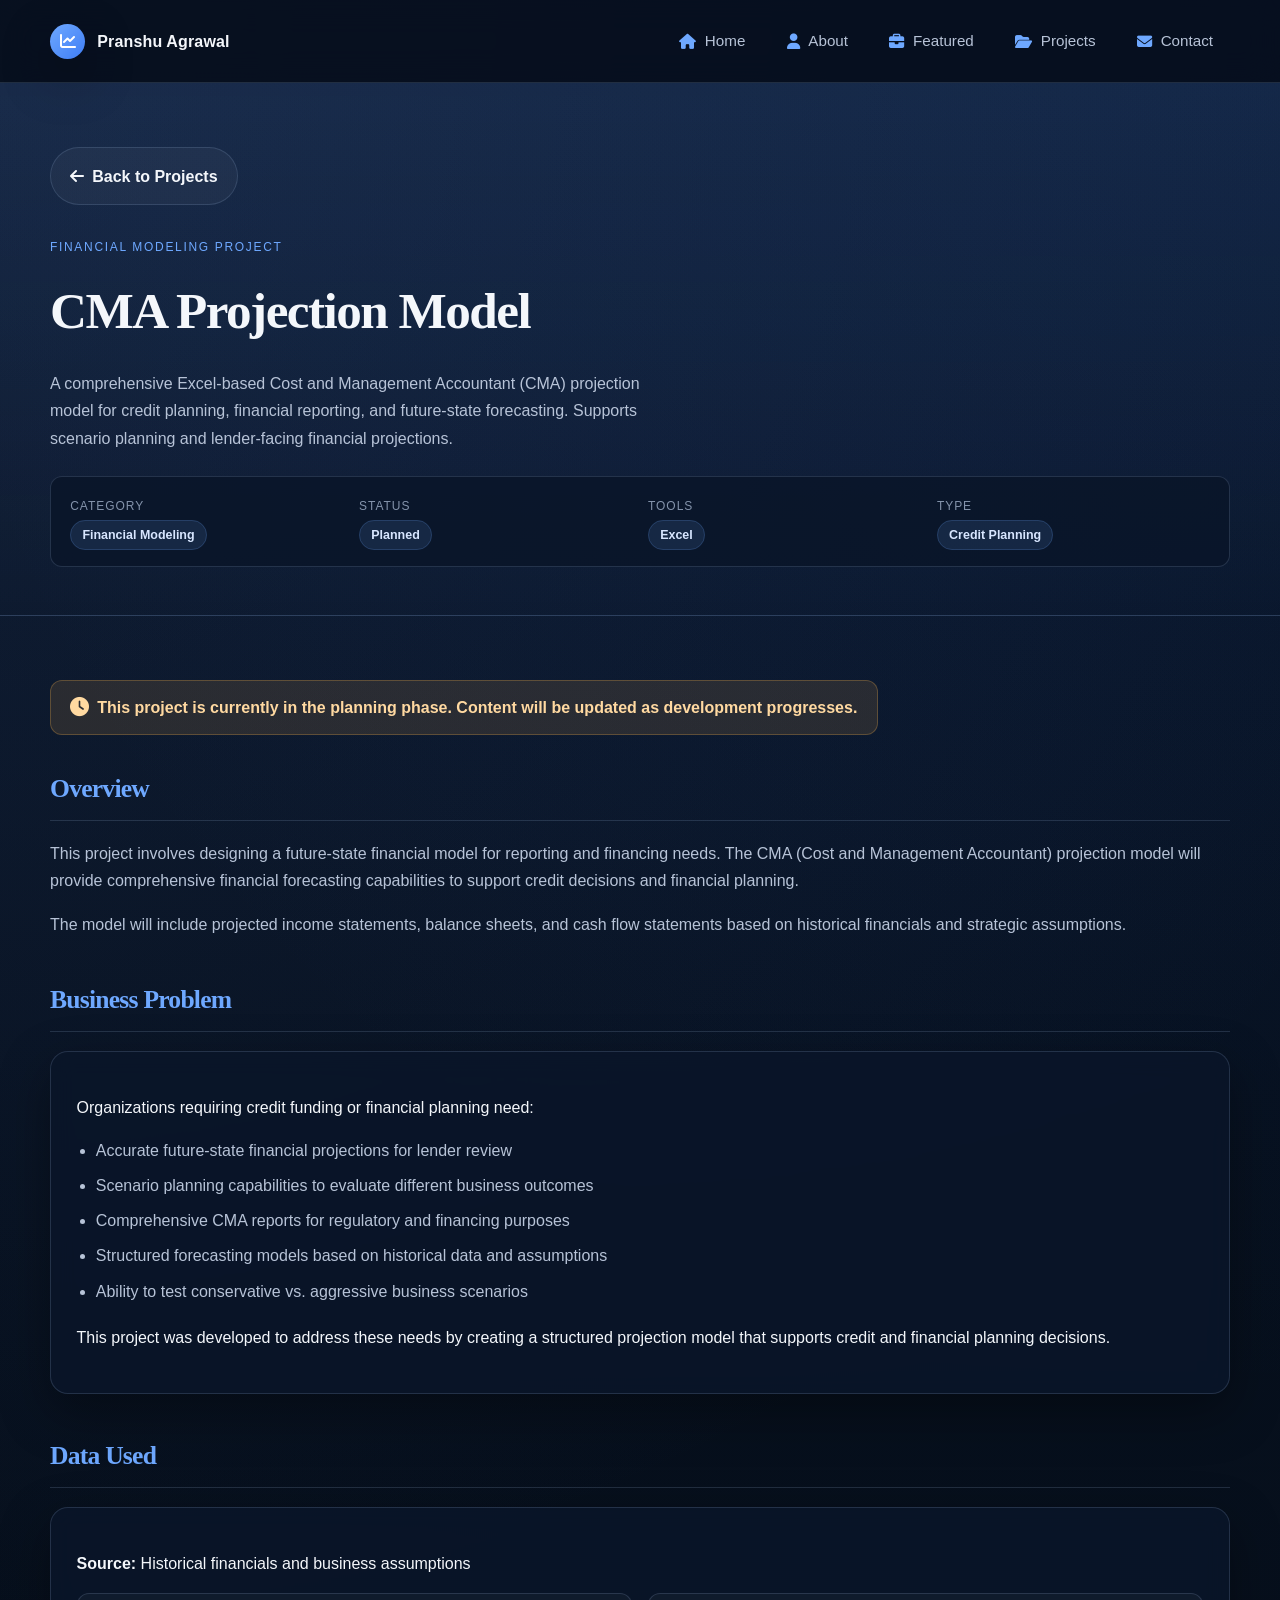
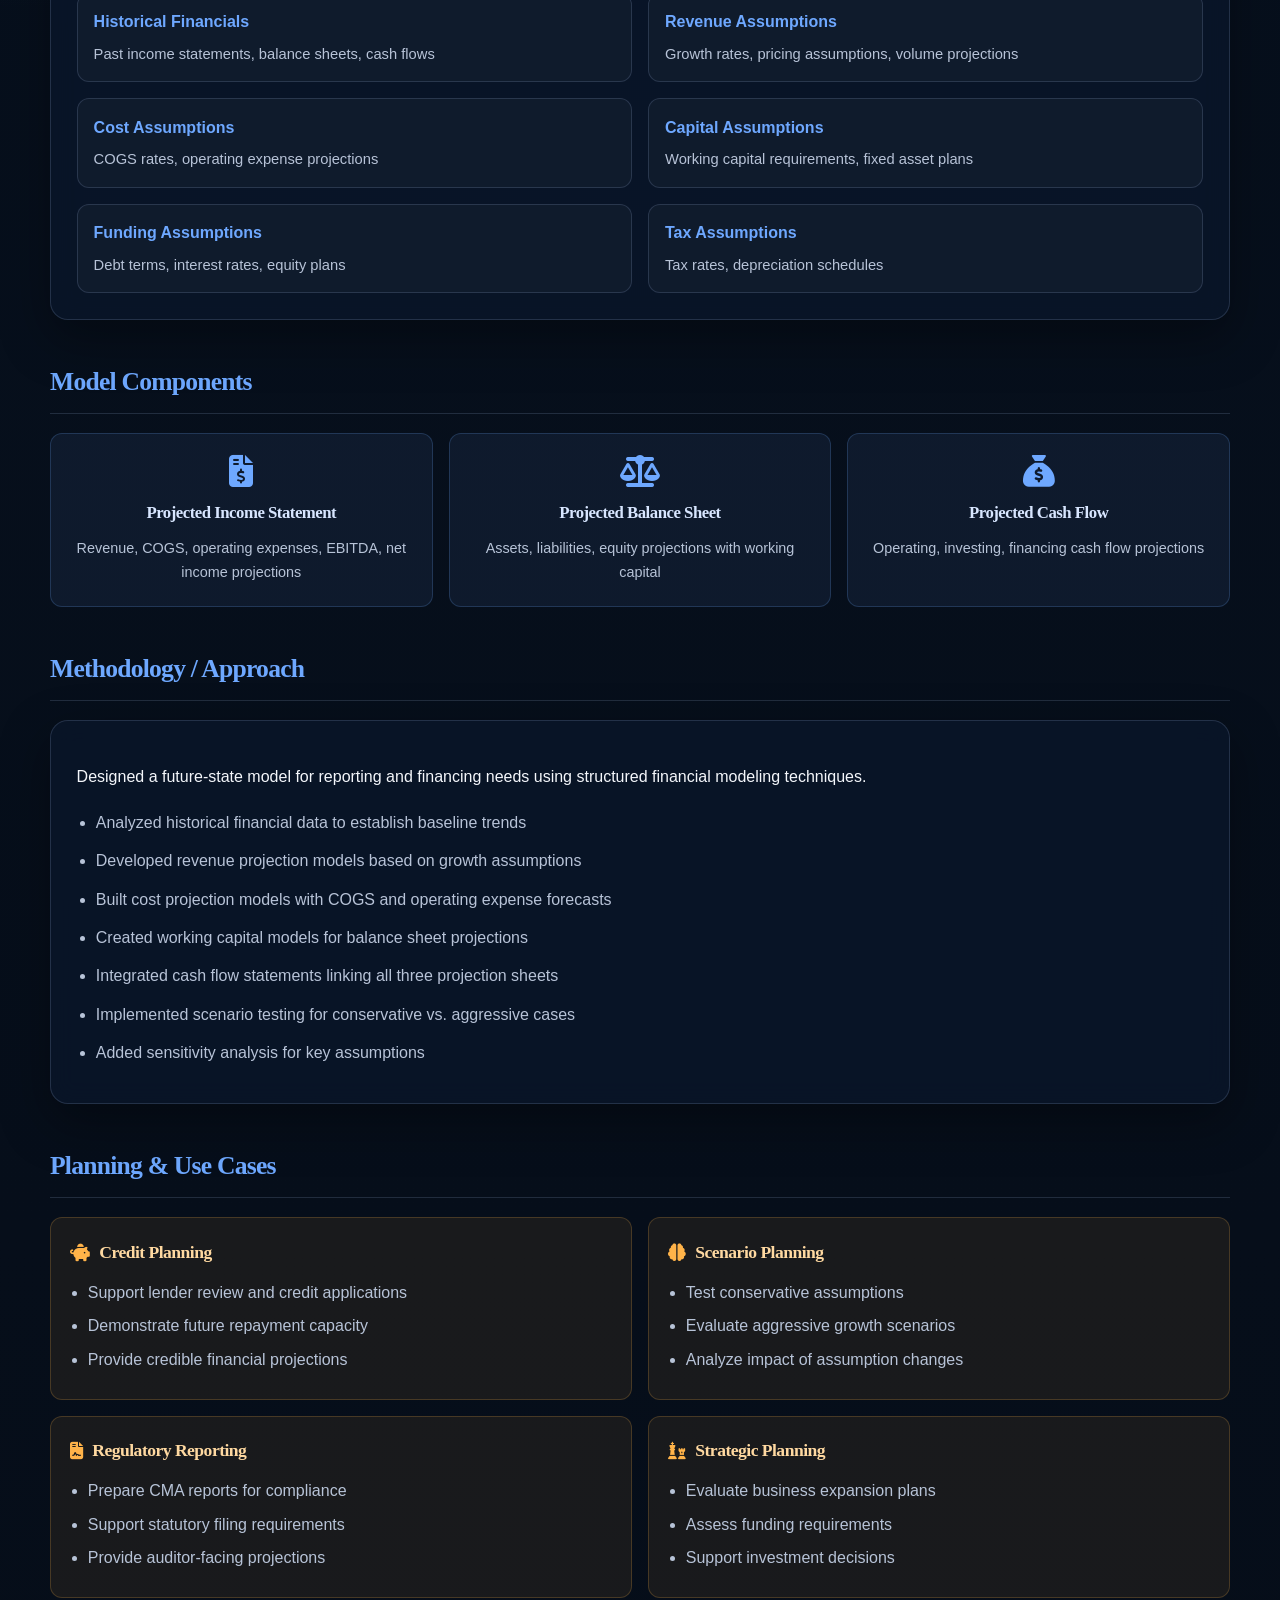
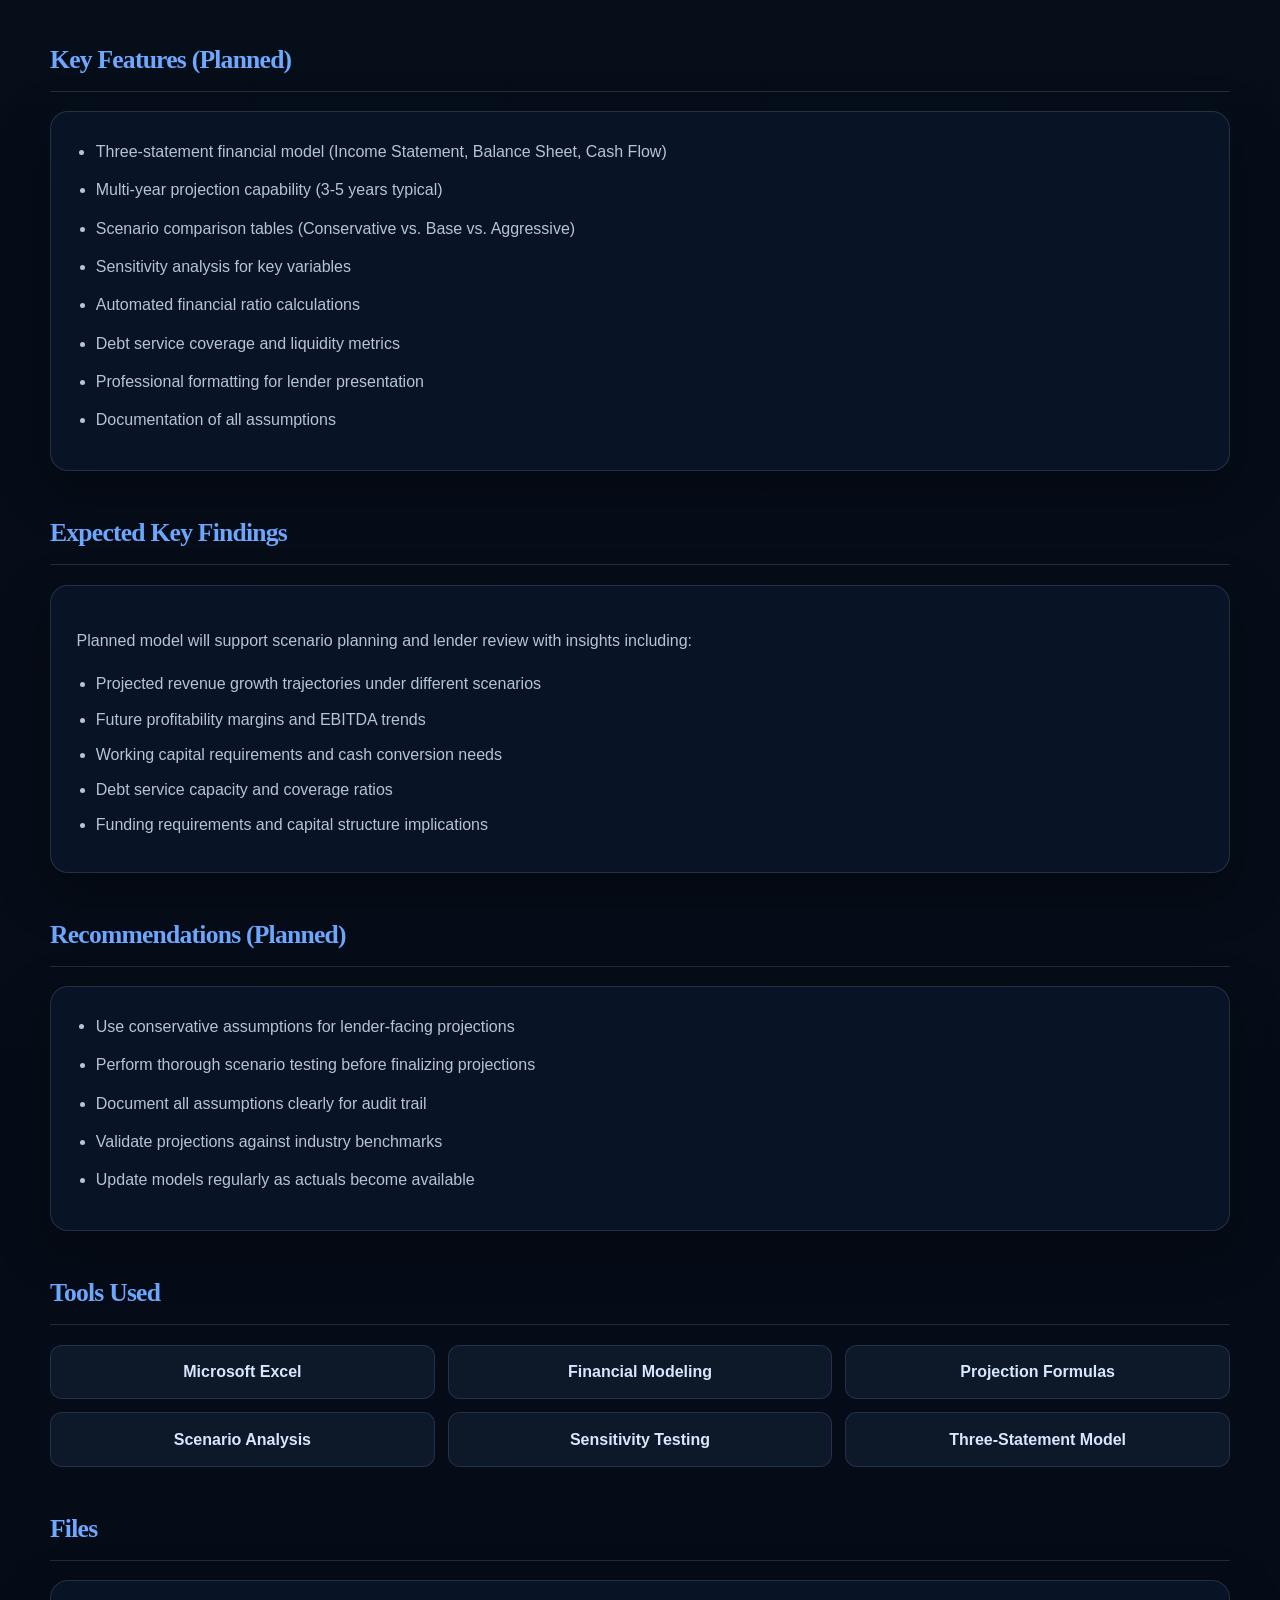
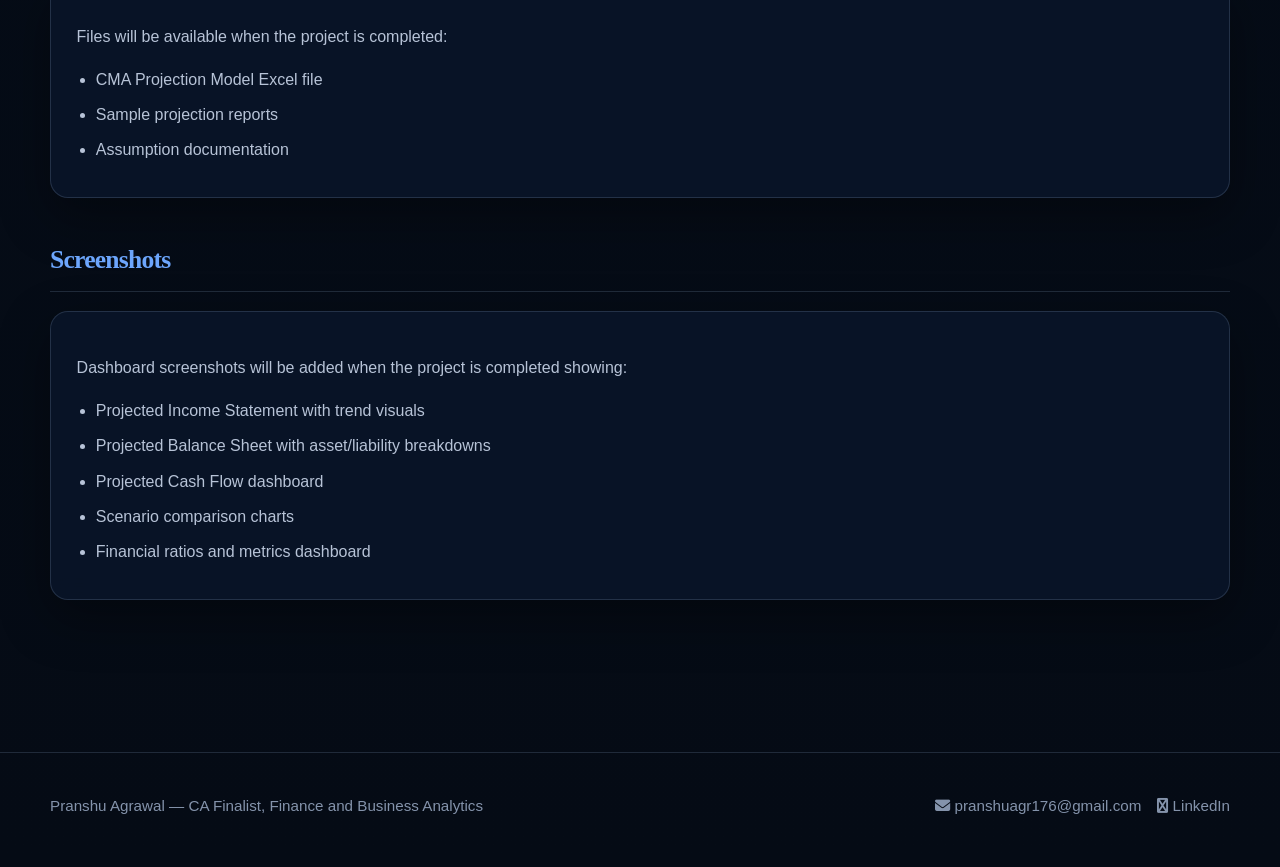
<file: project-cma.HTML>
<!DOCTYPE html>
<html lang="en" data-theme="dark">
<head>
  <meta charset="UTF-8" />
  <meta name="viewport" content="width=device-width, initial-scale=1.0" />
  <title>CMA Projection Model — Pranshu Agrawal</title>
  <meta name="description" content="Case study: CMA Projection Model using Excel for credit planning and financial forecasting." />
  <link rel="preconnect" href="https://api.fontshare.com" />
  <link rel="stylesheet" href="https://api.fontshare.com/v2/css?f[]=boska@400,500,700&f[]=satoshi@400,500,700&display=swap" />
  <link rel="stylesheet" href="https://cdnjs.cloudflare.com/ajax/libs/font-awesome/6.5.0/css/all.min.css" />
  <style>
    :root {
      --bg: #07111f;
      --bg-2: #0b1a2f;
      --surface: rgba(10, 22, 41, 0.86);
      --surface-2: rgba(16, 30, 53, 0.92);
      --border: rgba(156, 181, 218, 0.18);
      --text: #f4f7fb;
      --muted: #b7c3d7;
      --faint: #8493ab;
      --primary: #6ea8ff;
      --primary-2: #3f7ef5;
      --primary-soft: rgba(110, 168, 255, 0.15);
      --shadow: 0 18px 50px rgba(0, 0, 0, 0.35);
      --radius: 18px;
      --radius-sm: 12px;
      --max: 1180px;
      --display: "Boska", Georgia, serif;
      --body: "Satoshi", Arial, sans-serif;
    }

    * { box-sizing: border-box; }
    html { scroll-behavior: smooth; }
    body {
      margin: 0;
      font-family: var(--body);
      background:
        radial-gradient(circle at top left, rgba(74, 115, 204, 0.16), transparent 28%),
        radial-gradient(circle at top right, rgba(32, 84, 187, 0.14), transparent 24%),
        linear-gradient(180deg, var(--bg), #050b15 100%);
      color: var(--text);
      line-height: 1.7;
    }

    a { color: inherit; text-decoration: none; }
    a:hover { text-decoration: underline; }
    img { max-width: 100%; display: block; }
    .container { width: min(calc(100% - 2rem), var(--max)); margin: 0 auto; }
    .section { padding: 4rem 0; }
    .eyebrow {
      text-transform: uppercase;
      letter-spacing: 0.14em;
      font-size: 0.75rem;
      color: var(--faint);
      margin-bottom: 0.6rem;
    }
    .eyebrow-primary {
      color: var(--primary);
    }
    h1, h2, h3, h4 {
      font-family: var(--display);
      letter-spacing: -0.03em;
      margin: 0;
    }
    h1 { font-size: clamp(2.2rem, 4vw, 3.2rem); margin-bottom: 0.8rem; }
    h2 { font-size: clamp(1.6rem, 2vw, 2.2rem); margin-bottom: 1rem; }
    h3 { font-size: 1.4rem; margin-bottom: 0.7rem; }
    .muted { color: var(--muted); }
    .small { color: var(--muted); font-size: 0.96rem; }

    .header {
      position: sticky;
      top: 0;
      z-index: 50;
      background: rgba(5, 11, 21, 0.72);
      backdrop-filter: blur(16px);
      border-bottom: 1px solid var(--border);
    }
    .header-inner {
      display: flex;
      align-items: center;
      justify-content: space-between;
      gap: 1rem;
      padding: 0.9rem 0;
      flex-wrap: wrap;
    }

    .brand {
      display: flex;
      align-items: center;
      gap: 0.75rem;
      font-weight: 700;
      letter-spacing: 0.01em;
      white-space: nowrap;
    }
    .brand-badge {
      width: 2.2rem;
      height: 2.2rem;
      border-radius: 999px;
      display: grid;
      place-items: center;
      background: linear-gradient(135deg, var(--primary), var(--primary-2));
      color: white;
      box-shadow: var(--shadow);
      flex: none;
    }

    .menu-toggle {
      display: none;
      background: rgba(255,255,255,0.06);
      border: 1px solid var(--border);
      color: var(--text);
      padding: 0.7rem 0.9rem;
      border-radius: 12px;
      cursor: pointer;
      font-size: 1rem;
    }

    .nav {
      display: flex;
      align-items: center;
      gap: 0.45rem;
      flex-wrap: wrap;
    }
    .nav a {
      display: inline-flex;
      align-items: center;
      gap: 0.55rem;
      padding: 0.8rem 1rem;
      border-radius: 999px;
      color: var(--muted);
      border: 1px solid transparent;
      transition: 0.2s ease;
      font-size: 0.95rem;
    }
    .nav a:hover, .nav a:focus-visible {
      color: var(--text);
      background: var(--primary-soft);
      border-color: var(--border);
    }
    .nav i { color: var(--primary); }

    .project-header {
      padding: 4rem 0 3rem;
      border-bottom: 1px solid var(--border);
      background: linear-gradient(180deg, rgba(110,168,255,0.08), transparent);
    }
    .project-meta {
      display: grid;
      grid-template-columns: repeat(4, minmax(0, 1fr));
      gap: 1rem;
      margin-top: 1.5rem;
      padding: 1.2rem;
      background: var(--surface);
      border: 1px solid var(--border);
      border-radius: var(--radius-sm);
    }
    @media (max-width: 768px) {
      .project-meta { grid-template-columns: repeat(2, minmax(0, 1fr)); }
    }
    .meta-item {
      display: flex;
      flex-direction: column;
      gap: 0.3rem;
    }
    .meta-label {
      font-size: 0.75rem;
      color: var(--faint);
      text-transform: uppercase;
      letter-spacing: 0.08em;
    }
    .meta-value {
      font-size: 0.95rem;
      color: var(--text);
      font-weight: 600;
    }
    .tag {
      padding: 0.45rem 0.7rem;
      border-radius: 999px;
      font-size: 0.78rem;
      color: #d8e6ff;
      background: rgba(110,168,255,0.12);
      border: 1px solid rgba(110,168,255,0.18);
    }

    .card {
      background: var(--surface);
      border: 1px solid var(--border);
      border-radius: var(--radius);
      box-shadow: var(--shadow);
      backdrop-filter: blur(12px);
      padding: 1.6rem;
      margin-bottom: 1.5rem;
    }

    .detail-section {
      margin-bottom: 2.5rem;
    }
    .detail-section h2 {
      color: var(--primary);
      border-bottom: 1px solid var(--border);
      padding-bottom: 0.6rem;
      margin-bottom: 1.2rem;
    }

    .list-grid {
      display: grid;
      grid-template-columns: repeat(2, minmax(0, 1fr));
      gap: 1rem;
    }
    @media (max-width: 768px) {
      .list-grid { grid-template-columns: 1fr; }
    }
    .list-item {
      padding: 0.9rem 1rem;
      background: rgba(255,255,255,0.03);
      border: 1px solid var(--border);
      border-radius: var(--radius-sm);
    }
    .list-item strong {
      color: var(--primary);
      display: block;
      margin-bottom: 0.4rem;
    }
    .list-item p {
      color: var(--muted);
      font-size: 0.92rem;
      margin: 0;
    }

    .component-grid {
      display: grid;
      grid-template-columns: repeat(3, minmax(0, 1fr));
      gap: 1rem;
    }
    @media (max-width: 768px) {
      .component-grid { grid-template-columns: 1fr; }
    }
    .component-card {
      padding: 1.3rem;
      background: rgba(110, 168, 255, 0.08);
      border: 1px solid rgba(110, 168, 255, 0.2);
      border-radius: var(--radius-sm);
      text-align: center;
    }
    .component-card i {
      color: var(--primary);
      font-size: 2rem;
      margin-bottom: 0.8rem;
    }
    .component-card h4 {
      color: #d8e6ff;
      margin-bottom: 0.5rem;
      font-size: 1.05rem;
    }
    .component-card p {
      color: var(--muted);
      font-size: 0.9rem;
      margin: 0;
    }

    .planning-grid {
      display: grid;
      grid-template-columns: repeat(2, minmax(0, 1fr));
      gap: 1rem;
    }
    @media (max-width: 768px) {
      .planning-grid { grid-template-columns: 1fr; }
    }
    .planning-card {
      padding: 1.2rem;
      background: rgba(255, 181, 73, 0.08);
      border: 1px solid rgba(255, 181, 73, 0.2);
      border-radius: var(--radius-sm);
    }
    .planning-card h4 {
      color: #ffd9a1;
      margin-bottom: 0.7rem;
      font-size: 1.1rem;
      display: flex;
      align-items: center;
      gap: 0.6rem;
    }
    .planning-card h4 i {
      color: #ffb349;
    }
    .planning-card ul {
      margin: 0;
      padding-left: 1.1rem;
      color: var(--muted);
    }
    .planning-card li {
      margin-bottom: 0.4rem;
    }

    .tools-list {
      display: grid;
      grid-template-columns: repeat(3, minmax(0, 1fr));
      gap: 0.8rem;
    }
    @media (max-width: 768px) {
      .tools-list { grid-template-columns: repeat(2, minmax(0, 1fr)); }
    }
    .tool-item {
      padding: 0.8rem 0.9rem;
      background: rgba(110,168,255,0.08);
      border: 1px solid rgba(110,168,255,0.18);
      border-radius: var(--radius-sm);
      color: #d8e6ff;
      font-weight: 600;
      text-align: center;
    }

    .files-list {
      display: grid;
      gap: 0.8rem;
    }
    .file-item {
      display: flex;
      align-items: center;
      gap: 1rem;
      padding: 1rem;
      background: rgba(255,255,255,0.03);
      border: 1px solid var(--border);
      border-radius: var(--radius-sm);
    }
    .file-item i {
      color: var(--primary);
      font-size: 1.4rem;
    }
    .file-info {
      flex: 1;
    }
    .file-name {
      color: var(--text);
      font-weight: 600;
      margin-bottom: 0.3rem;
    }
    .file-desc {
      color: var(--muted);
      font-size: 0.9rem;
    }
    .file-link {
      display: inline-flex;
      align-items: center;
      gap: 0.5rem;
      padding: 0.6rem 0.9rem;
      background: var(--primary-soft);
      border: 1px solid var(--border);
      border-radius: 999px;
      color: var(--primary);
      font-weight: 700;
      font-size: 0.88rem;
      text-decoration: none;
    }
    .file-link:hover {
      background: var(--primary);
      color: #08101d;
    }

    .back-btn {
      display: inline-flex;
      align-items: center;
      gap: 0.5rem;
      padding: 0.9rem 1.2rem;
      background: rgba(255,255,255,0.04);
      border: 1px solid var(--border);
      border-radius: 999px;
      color: var(--text);
      font-weight: 700;
      margin-bottom: 2rem;
      text-decoration: none;
    }
    .back-btn:hover {
      background: var(--primary-soft);
      border-color: var(--border);
    }

    .status-planned {
      display: inline-flex;
      align-items: center;
      gap: 0.5rem;
      padding: 0.8rem 1.2rem;
      background: rgba(255, 181, 73, 0.12);
      border: 1px solid rgba(255, 181, 73, 0.25);
      border-radius: var(--radius-sm);
      color: #ffd9a1;
      font-weight: 600;
      margin-bottom: 2rem;
    }
    .status-planned i {
      font-size: 1.2rem;
    }

    .footer {
      padding: 2.5rem 0 3rem;
      color: var(--faint);
      font-size: 0.95rem;
      border-top: 1px solid var(--border);
      margin-top: 3rem;
    }

    @media (max-width: 980px) {
      .nav {
        display: none;
        width: 100%;
        flex-direction: column;
        align-items: stretch;
        margin-top: 0.8rem;
      }
      .nav.open { display: flex; }
      .menu-toggle { display: inline-flex; }
      .nav a {
        width: 100%;
        justify-content: flex-start;
        border: 1px solid var(--border);
        background: rgba(255,255,255,0.03);
      }
    }
  </style>
</head>
<body>
  <header class="header">
    <div class="container header-inner">
      <a class="brand" href="index.html">
        <span class="brand-badge"><i class="fa-solid fa-chart-line"></i></span>
        <span>Pranshu Agrawal</span>
      </a>

      <button class="menu-toggle" id="menuToggle" aria-label="Toggle navigation">
        <i class="fa-solid fa-bars"></i>
      </button>

      <nav class="nav" id="siteNav" aria-label="Primary navigation">
        <a href="index.html#home"><i class="fa-solid fa-house"></i><span>Home</span></a>
        <a href="index.html#about"><i class="fa-solid fa-user"></i><span>About</span></a>
        <a href="index.html#featured"><i class="fa-solid fa-briefcase"></i><span>Featured</span></a>
        <a href="index.html#projects"><i class="fa-solid fa-folder-open"></i><span>Projects</span></a>
        <a href="index.html#contact"><i class="fa-solid fa-envelope"></i><span>Contact</span></a>
      </nav>
    </div>
  </header>

  <main>
    <section class="project-header">
      <div class="container">
        <a class="back-btn" href="index.html#projects">
          <i class="fa-solid fa-arrow-left"></i> Back to Projects
        </a>
        <div class="eyebrow eyebrow-primary">Financial Modeling Project</div>
        <h1>CMA Projection Model</h1>
        <p class="muted" style="max-width: 70ch; margin-top: 1rem;">
          A comprehensive Excel-based Cost and Management Accountant (CMA) projection model for credit planning, financial reporting, and future-state forecasting. Supports scenario planning and lender-facing financial projections.
        </p>

        <div class="project-meta">
          <div class="meta-item">
            <span class="meta-label">Category</span>
            <span class="meta-value"><span class="tag">Financial Modeling</span></span>
          </div>
          <div class="meta-item">
            <span class="meta-label">Status</span>
            <span class="meta-value"><span class="tag planned">Planned</span></span>
          </div>
          <div class="meta-item">
            <span class="meta-label">Tools</span>
            <span class="meta-value"><span class="tag">Excel</span></span>
          </div>
          <div class="meta-item">
            <span class="meta-label">Type</span>
            <span class="meta-value"><span class="tag">Credit Planning</span></span>
          </div>
        </div>
      </div>
    </section>

    <section class="section">
      <div class="container">
        
        <div class="status-planned">
          <i class="fa-solid fa-clock"></i>
          <span>This project is currently in the planning phase. Content will be updated as development progresses.</span>
        </div>

        <div class="detail-section">
          <h2>Overview</h2>
          <p class="muted">
            This project involves designing a future-state financial model for reporting and financing needs. The CMA (Cost and Management Accountant) projection model will provide comprehensive financial forecasting capabilities to support credit decisions and financial planning.
          </p>
          <p class="muted" style="margin-top: 1rem;">
            The model will include projected income statements, balance sheets, and cash flow statements based on historical financials and strategic assumptions.
          </p>
        </div>

        <div class="detail-section">
          <h2>Business Problem</h2>
          <div class="card">
            <p style="margin-bottom: 1rem;">Organizations requiring credit funding or financial planning need:</p>
            <ul style="margin: 0; padding-left: 1.2rem; color: var(--muted);">
              <li style="margin-bottom: 0.5rem;">Accurate future-state financial projections for lender review</li>
              <li style="margin-bottom: 0.5rem;">Scenario planning capabilities to evaluate different business outcomes</li>
              <li style="margin-bottom: 0.5rem;">Comprehensive CMA reports for regulatory and financing purposes</li>
              <li style="margin-bottom: 0.5rem;">Structured forecasting models based on historical data and assumptions</li>
              <li style="margin-bottom: 0.5rem;">Ability to test conservative vs. aggressive business scenarios</li>
            </ul>
            <p style="margin-top: 1.2rem;">
              This project was developed to address these needs by creating a structured projection model that supports credit and financial planning decisions.
            </p>
          </div>
        </div>

        <div class="detail-section">
          <h2>Data Used</h2>
          <div class="card">
            <p style="margin-bottom: 1rem;"><strong>Source:</strong> Historical financials and business assumptions</p>
            
            <div class="list-grid">
              <div class="list-item">
                <strong>Historical Financials</strong>
                <p>Past income statements, balance sheets, cash flows</p>
              </div>
              <div class="list-item">
                <strong>Revenue Assumptions</strong>
                <p>Growth rates, pricing assumptions, volume projections</p>
              </div>
              <div class="list-item">
                <strong>Cost Assumptions</strong>
                <p>COGS rates, operating expense projections</p>
              </div>
              <div class="list-item">
                <strong>Capital Assumptions</strong>
                <p>Working capital requirements, fixed asset plans</p>
              </div>
              <div class="list-item">
                <strong>Funding Assumptions</strong>
                <p>Debt terms, interest rates, equity plans</p>
              </div>
              <div class="list-item">
                <strong>Tax Assumptions</strong>
                <p>Tax rates, depreciation schedules</p>
              </div>
            </div>
          </div>
        </div>

        <div class="detail-section">
          <h2>Model Components</h2>
          <div class="component-grid">
            <div class="component-card">
              <i class="fa-solid fa-file-invoice-dollar"></i>
              <h4>Projected Income Statement</h4>
              <p>Revenue, COGS, operating expenses, EBITDA, net income projections</p>
            </div>
            <div class="component-card">
              <i class="fa-solid fa-scale-balanced"></i>
              <h4>Projected Balance Sheet</h4>
              <p>Assets, liabilities, equity projections with working capital</p>
            </div>
            <div class="component-card">
              <i class="fa-solid fa-sack-dollar"></i>
              <h4>Projected Cash Flow</h4>
              <p>Operating, investing, financing cash flow projections</p>
            </div>
          </div>
        </div>

        <div class="detail-section">
          <h2>Methodology / Approach</h2>
          <div class="card">
            <p style="margin-bottom: 1.2rem;">
              Designed a future-state model for reporting and financing needs using structured financial modeling techniques.
            </p>
            <ul style="margin: 0; padding-left: 1.2rem; color: var(--muted);">
              <li style="margin-bottom: 0.7rem;">Analyzed historical financial data to establish baseline trends</li>
              <li style="margin-bottom: 0.7rem;">Developed revenue projection models based on growth assumptions</li>
              <li style="margin-bottom: 0.7rem;">Built cost projection models with COGS and operating expense forecasts</li>
              <li style="margin-bottom: 0.7rem;">Created working capital models for balance sheet projections</li>
              <li style="margin-bottom: 0.7rem;">Integrated cash flow statements linking all three projection sheets</li>
              <li style="margin-bottom: 0.7rem;">Implemented scenario testing for conservative vs. aggressive cases</li>
              <li style="margin-bottom: 0.7rem;">Added sensitivity analysis for key assumptions</li>
            </ul>
          </div>
        </div>

        <div class="detail-section">
          <h2>Planning & Use Cases</h2>
          <div class="planning-grid">
            <div class="planning-card">
              <h4><i class="fa-solid fa-piggy-bank"></i> Credit Planning</h4>
              <ul>
                <li>Support lender review and credit applications</li>
                <li>Demonstrate future repayment capacity</li>
                <li>Provide credible financial projections</li>
              </ul>
            </div>
            <div class="planning-card">
              <h4><i class="fa-solid fa-brain"></i> Scenario Planning</h4>
              <ul>
                <li>Test conservative assumptions</li>
                <li>Evaluate aggressive growth scenarios</li>
                <li>Analyze impact of assumption changes</li>
              </ul>
            </div>
            <div class="planning-card">
              <h4><i class="fa-solid fa-file-contract"></i> Regulatory Reporting</h4>
              <ul>
                <li>Prepare CMA reports for compliance</li>
                <li>Support statutory filing requirements</li>
                <li>Provide auditor-facing projections</li>
              </ul>
            </div>
            <div class="planning-card">
              <h4><i class="fa-solid fa-chess"></i> Strategic Planning</h4>
              <ul>
                <li>Evaluate business expansion plans</li>
                <li>Assess funding requirements</li>
                <li>Support investment decisions</li>
              </ul>
            </div>
          </div>
        </div>

        <div class="detail-section">
          <h2>Key Features (Planned)</h2>
          <div class="card">
            <ul style="margin: 0; padding-left: 1.2rem; color: var(--muted);">
              <li style="margin-bottom: 0.7rem;">Three-statement financial model (Income Statement, Balance Sheet, Cash Flow)</li>
              <li style="margin-bottom: 0.7rem;">Multi-year projection capability (3-5 years typical)</li>
              <li style="margin-bottom: 0.7rem;">Scenario comparison tables (Conservative vs. Base vs. Aggressive)</li>
              <li style="margin-bottom: 0.7rem;">Sensitivity analysis for key variables</li>
              <li style="margin-bottom: 0.7rem;">Automated financial ratio calculations</li>
              <li style="margin-bottom: 0.7rem;">Debt service coverage and liquidity metrics</li>
              <li style="margin-bottom: 0.7rem;">Professional formatting for lender presentation</li>
              <li style="margin-bottom: 0.7rem;">Documentation of all assumptions</li>
            </ul>
          </div>
        </div>

        <div class="detail-section">
          <h2>Expected Key Findings</h2>
          <div class="card">
            <p class="muted">
              Planned model will support scenario planning and lender review with insights including:
            </p>
            <ul style="margin: 0; padding-left: 1.2rem; color: var(--muted); margin-top: 1rem;">
              <li style="margin-bottom: 0.5rem;">Projected revenue growth trajectories under different scenarios</li>
              <li style="margin-bottom: 0.5rem;">Future profitability margins and EBITDA trends</li>
              <li style="margin-bottom: 0.5rem;">Working capital requirements and cash conversion needs</li>
              <li style="margin-bottom: 0.5rem;">Debt service capacity and coverage ratios</li>
              <li style="margin-bottom: 0.5rem;">Funding requirements and capital structure implications</li>
            </ul>
          </div>
        </div>

        <div class="detail-section">
          <h2>Recommendations (Planned)</h2>
          <div class="card">
            <ul style="margin: 0; padding-left: 1.2rem; color: var(--muted);">
              <li style="margin-bottom: 0.7rem;">Use conservative assumptions for lender-facing projections</li>
              <li style="margin-bottom: 0.7rem;">Perform thorough scenario testing before finalizing projections</li>
              <li style="margin-bottom: 0.7rem;">Document all assumptions clearly for audit trail</li>
              <li style="margin-bottom: 0.7rem;">Validate projections against industry benchmarks</li>
              <li style="margin-bottom: 0.7rem;">Update models regularly as actuals become available</li>
            </ul>
          </div>
        </div>

        <div class="detail-section">
          <h2>Tools Used</h2>
          <div class="tools-list">
            <div class="tool-item">Microsoft Excel</div>
            <div class="tool-item">Financial Modeling</div>
            <div class="tool-item">Projection Formulas</div>
            <div class="tool-item">Scenario Analysis</div>
            <div class="tool-item">Sensitivity Testing</div>
            <div class="tool-item">Three-Statement Model</div>
          </div>
        </div>

        <div class="detail-section">
          <h2>Files</h2>
          <div class="card">
            <p class="muted">
              Files will be available when the project is completed:
            </p>
            <ul style="margin: 0; padding-left: 1.2rem; color: var(--muted); margin-top: 1rem;">
              <li style="margin-bottom: 0.5rem;">CMA Projection Model Excel file</li>
              <li style="margin-bottom: 0.5rem;">Sample projection reports</li>
              <li style="margin-bottom: 0.5rem;">Assumption documentation</li>
            </ul>
          </div>
        </div>

        <div class="detail-section">
          <h2>Screenshots</h2>
          <div class="card">
            <p class="muted">
              Dashboard screenshots will be added when the project is completed showing:
            </p>
            <ul style="margin: 0; padding-left: 1.2rem; color: var(--muted); margin-top: 1rem;">
              <li style="margin-bottom: 0.5rem;">Projected Income Statement with trend visuals</li>
              <li style="margin-bottom: 0.5rem;">Projected Balance Sheet with asset/liability breakdowns</li>
              <li style="margin-bottom: 0.5rem;">Projected Cash Flow dashboard</li>
              <li style="margin-bottom: 0.5rem;">Scenario comparison charts</li>
              <li style="margin-bottom: 0.5rem;">Financial ratios and metrics dashboard</li>
            </ul>
          </div>
        </div>

      </div>
    </section>
  </main>

  <footer class="footer">
    <div class="container">
      <div style="display: flex; justify-content: space-between; align-items: center; flex-wrap: wrap; gap: 1rem;">
        <div>Pranshu Agrawal — CA Finalist, Finance and Business Analytics</div>
        <div style="display: flex; gap: 1rem;">
          <a href="index.html#contact"><i class="fa-solid fa-envelope"></i> pranshuagr176@gmail.com</a>
          <a href="https://linkedin.com/in/pranshuagrawal0410"><i class="fa-solid fa-linkedin"></i> LinkedIn</a>
        </div>
      </div>
    </div>
  </footer>

  <script>
    const menuToggle = document.getElementById("menuToggle");
    const siteNav = document.getElementById("siteNav");
    if (menuToggle && siteNav) {
      menuToggle.addEventListener("click", () => siteNav.classList.toggle("open"));
      siteNav.querySelectorAll("a").forEach(link => link.addEventListener("click", () => siteNav.classList.remove("open")));
    }
  </script>
</body>
</html>
</file>
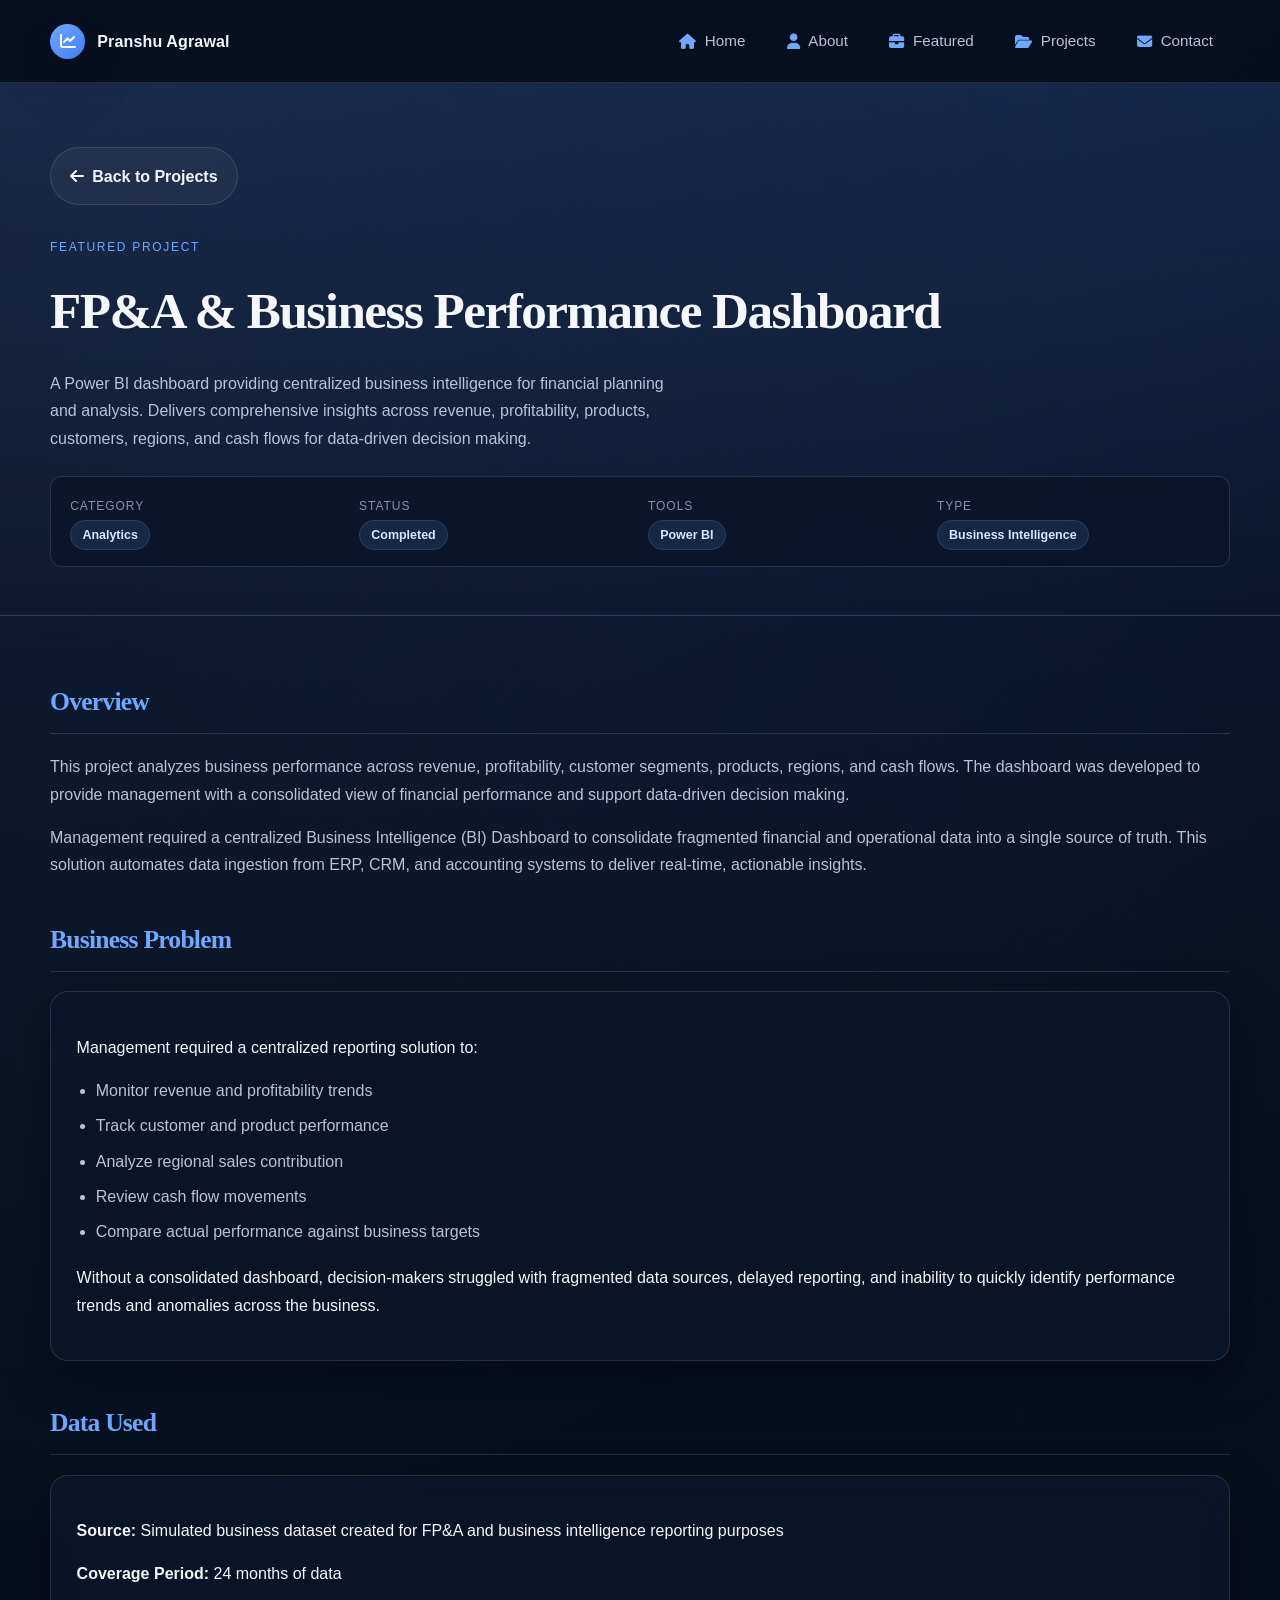
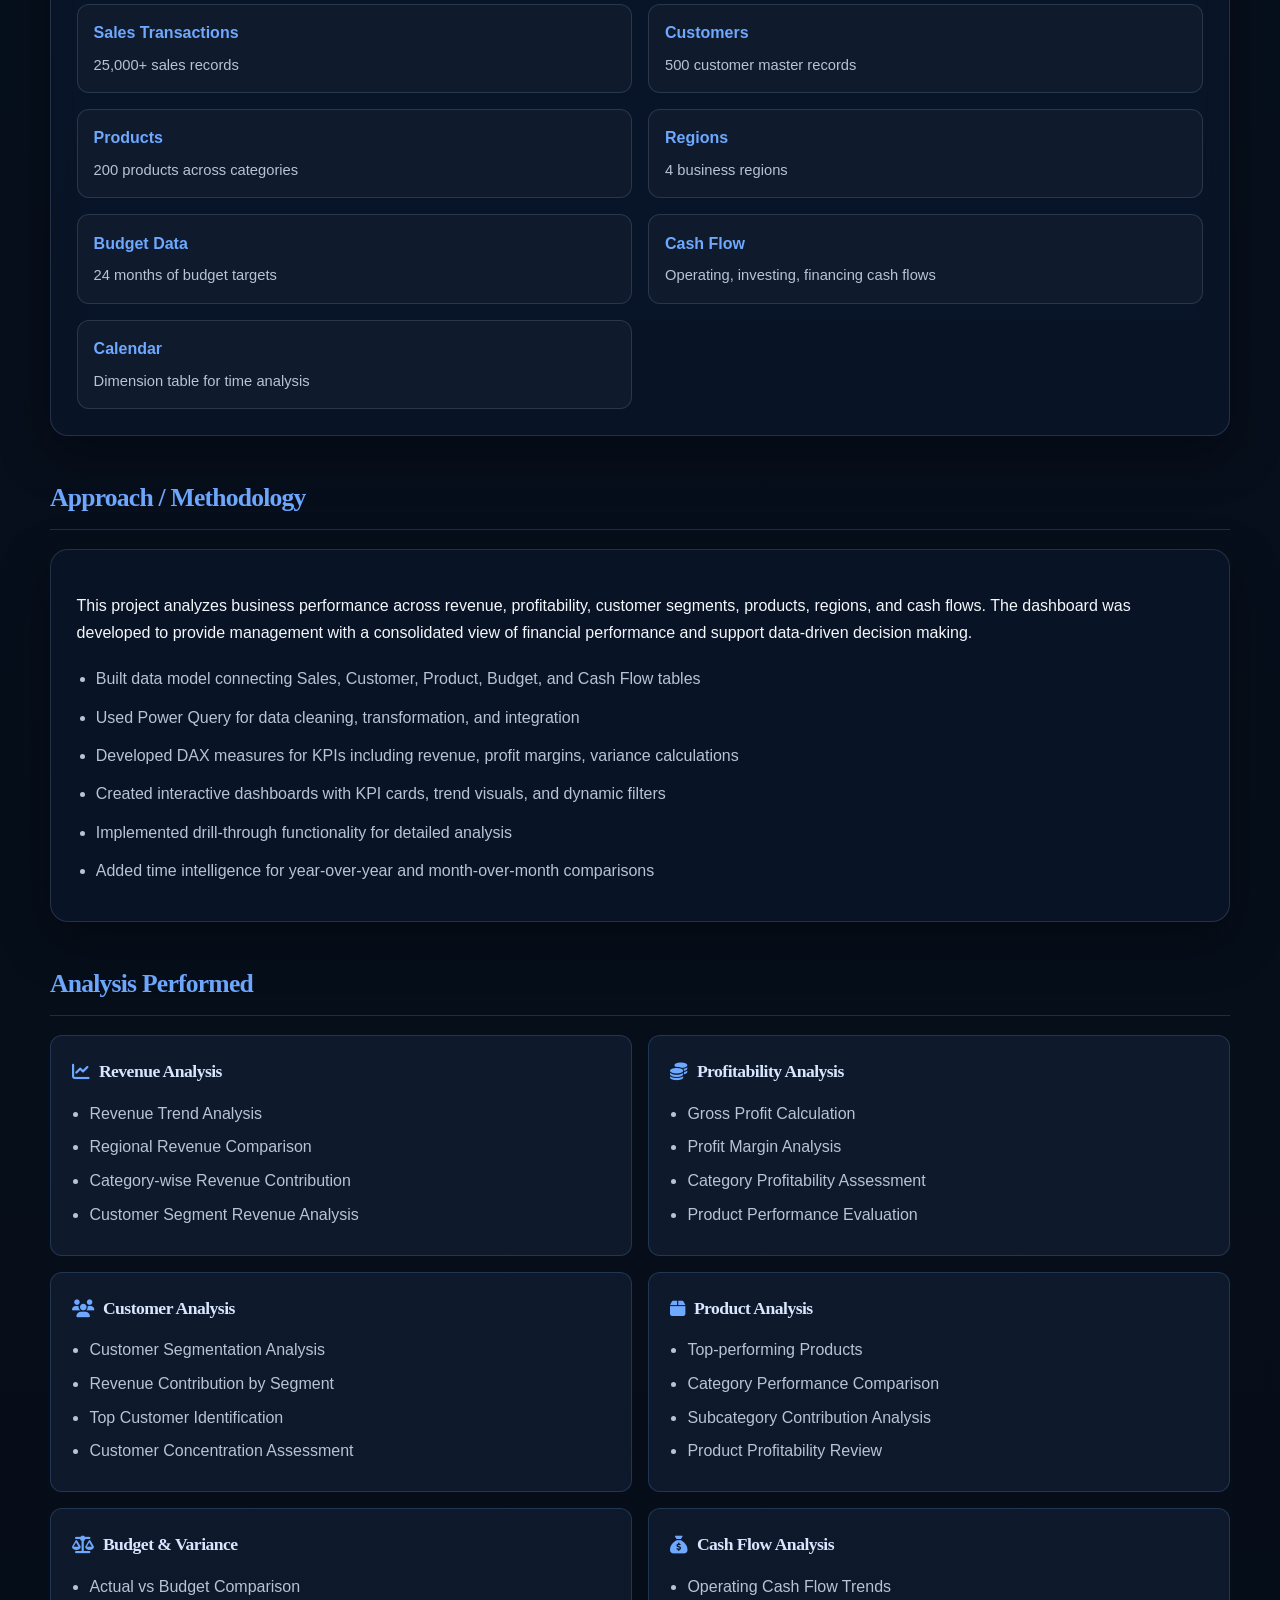
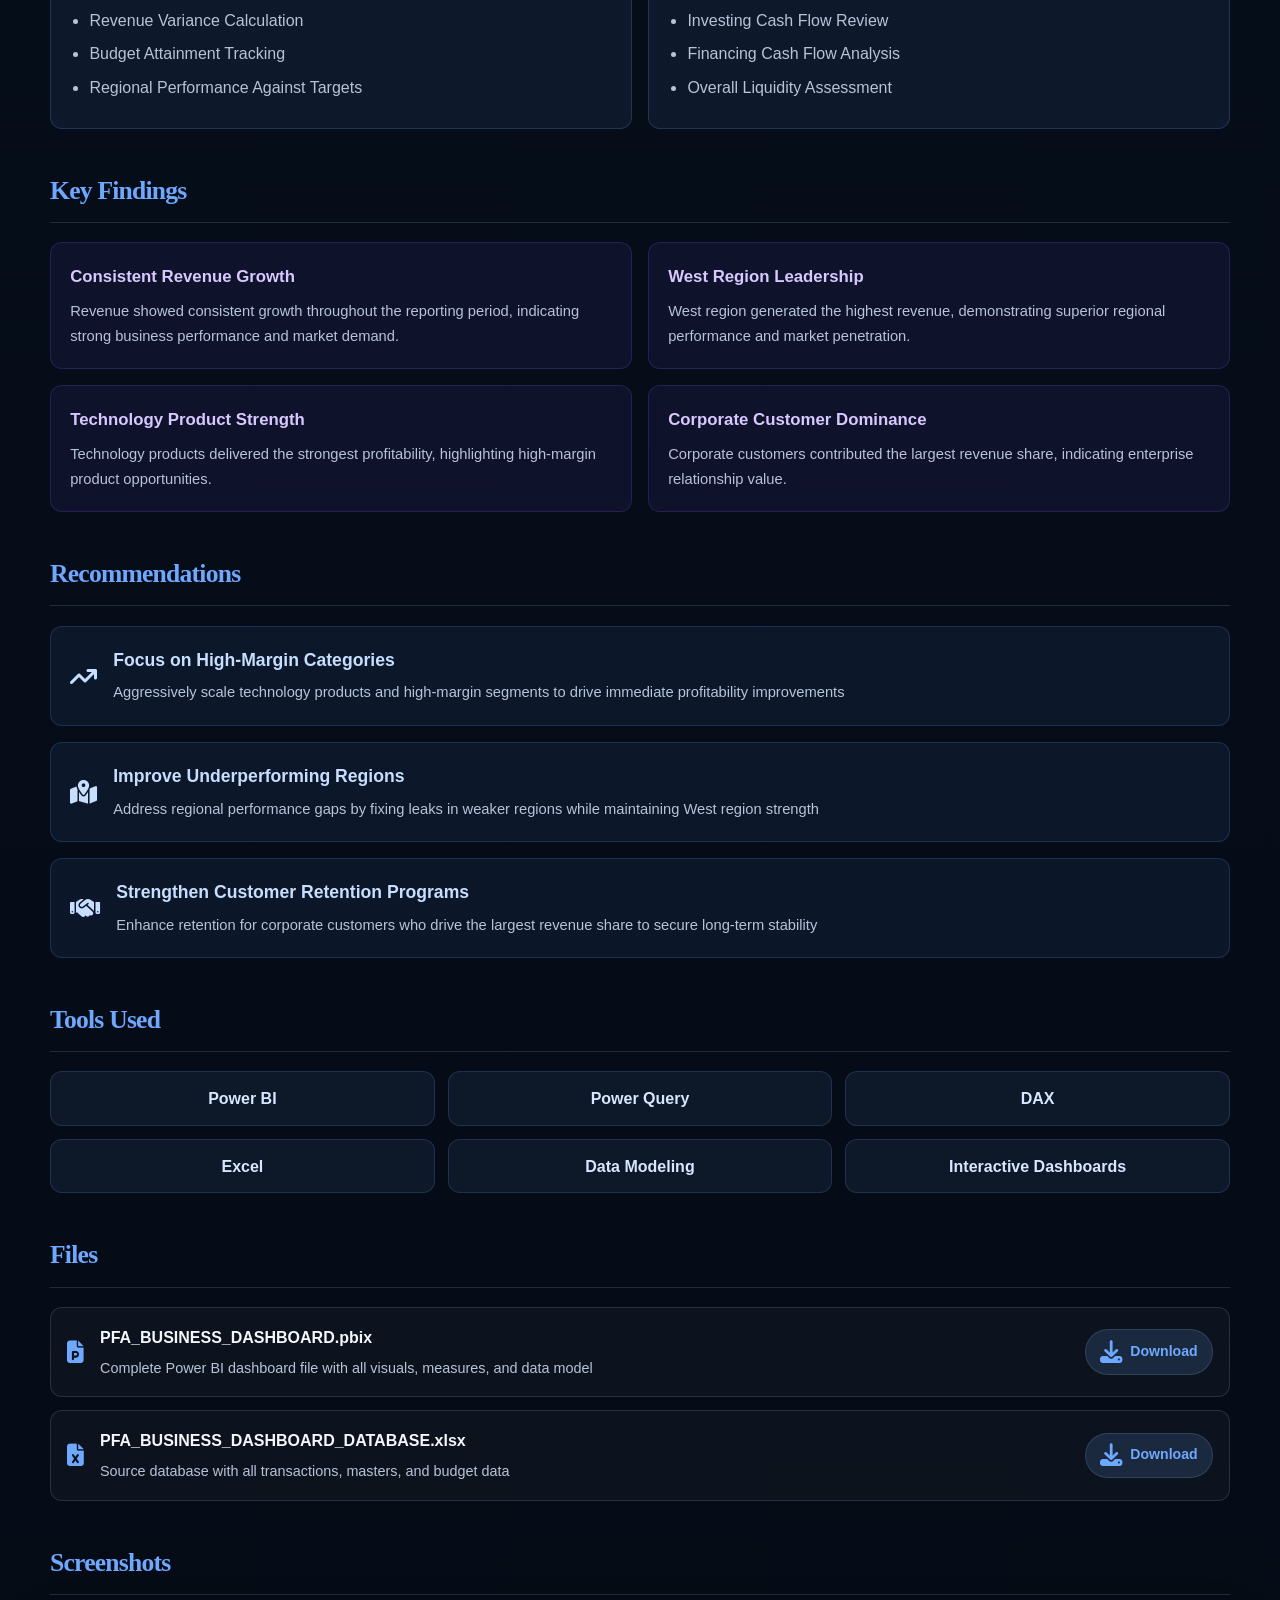
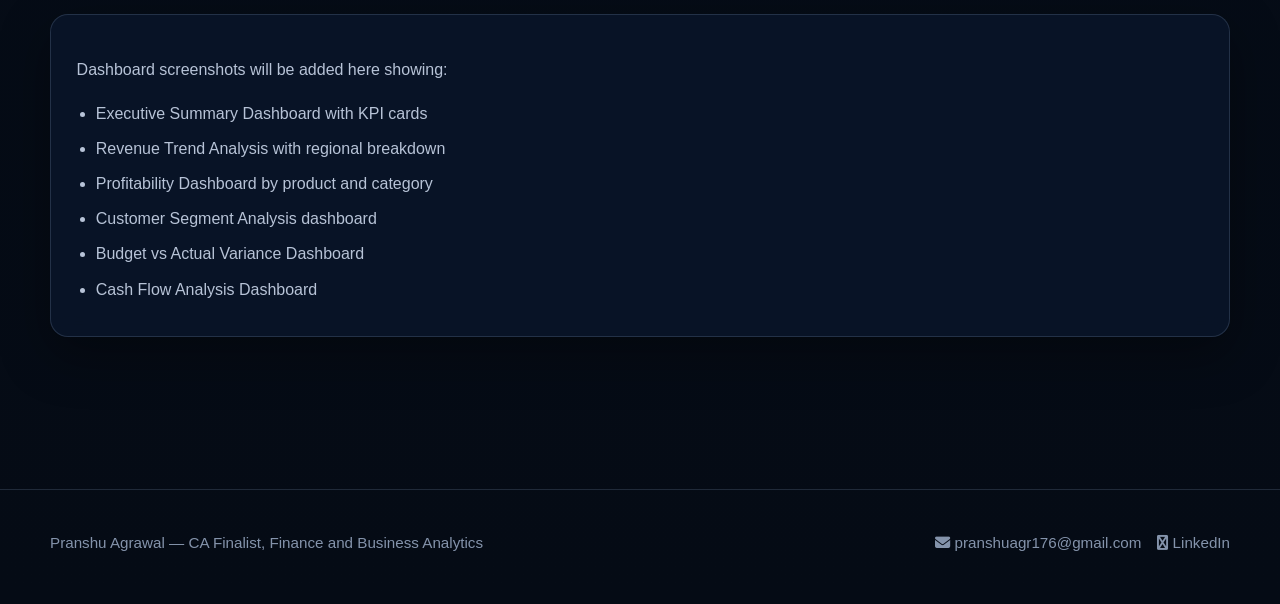
<file: project-fpa.HTML>
<!DOCTYPE html>
<html lang="en" data-theme="dark">
<head>
  <meta charset="UTF-8" />
  <meta name="viewport" content="width=device-width, initial-scale=1.0" />
  <title>FP&A & Business Performance Dashboard — Pranshu Agrawal</title>
  <meta name="description" content="Case study: FP&A & Business Performance Dashboard using Power BI for financial planning and analysis." />
  <link rel="preconnect" href="https://api.fontshare.com" />
  <link rel="stylesheet" href="https://api.fontshare.com/v2/css?f[]=boska@400,500,700&f[]=satoshi@400,500,700&display=swap" />
  <link rel="stylesheet" href="https://cdnjs.cloudflare.com/ajax/libs/font-awesome/6.5.0/css/all.min.css" />
  <style>
    :root {
      --bg: #07111f;
      --bg-2: #0b1a2f;
      --surface: rgba(10, 22, 41, 0.86);
      --surface-2: rgba(16, 30, 53, 0.92);
      --border: rgba(156, 181, 218, 0.18);
      --text: #f4f7fb;
      --muted: #b7c3d7;
      --faint: #8493ab;
      --primary: #6ea8ff;
      --primary-2: #3f7ef5;
      --primary-soft: rgba(110, 168, 255, 0.15);
      --shadow: 0 18px 50px rgba(0, 0, 0, 0.35);
      --radius: 18px;
      --radius-sm: 12px;
      --max: 1180px;
      --display: "Boska", Georgia, serif;
      --body: "Satoshi", Arial, sans-serif;
    }

    * { box-sizing: border-box; }
    html { scroll-behavior: smooth; }
    body {
      margin: 0;
      font-family: var(--body);
      background:
        radial-gradient(circle at top left, rgba(74, 115, 204, 0.16), transparent 28%),
        radial-gradient(circle at top right, rgba(32, 84, 187, 0.14), transparent 24%),
        linear-gradient(180deg, var(--bg), #050b15 100%);
      color: var(--text);
      line-height: 1.7;
    }

    a { color: inherit; text-decoration: none; }
    a:hover { text-decoration: underline; }
    img { max-width: 100%; display: block; }
    .container { width: min(calc(100% - 2rem), var(--max)); margin: 0 auto; }
    .section { padding: 4rem 0; }
    .eyebrow {
      text-transform: uppercase;
      letter-spacing: 0.14em;
      font-size: 0.75rem;
      color: var(--faint);
      margin-bottom: 0.6rem;
    }
    .eyebrow-primary {
      color: var(--primary);
    }
    h1, h2, h3, h4 {
      font-family: var(--display);
      letter-spacing: -0.03em;
      margin: 0;
    }
    h1 { font-size: clamp(2.2rem, 4vw, 3.2rem); margin-bottom: 0.8rem; }
    h2 { font-size: clamp(1.6rem, 2vw, 2.2rem); margin-bottom: 1rem; }
    h3 { font-size: 1.4rem; margin-bottom: 0.7rem; }
    .muted { color: var(--muted); }
    .small { color: var(--muted); font-size: 0.96rem; }

    .header {
      position: sticky;
      top: 0;
      z-index: 50;
      background: rgba(5, 11, 21, 0.72);
      backdrop-filter: blur(16px);
      border-bottom: 1px solid var(--border);
    }
    .header-inner {
      display: flex;
      align-items: center;
      justify-content: space-between;
      gap: 1rem;
      padding: 0.9rem 0;
      flex-wrap: wrap;
    }

    .brand {
      display: flex;
      align-items: center;
      gap: 0.75rem;
      font-weight: 700;
      letter-spacing: 0.01em;
      white-space: nowrap;
    }
    .brand-badge {
      width: 2.2rem;
      height: 2.2rem;
      border-radius: 999px;
      display: grid;
      place-items: center;
      background: linear-gradient(135deg, var(--primary), var(--primary-2));
      color: white;
      box-shadow: var(--shadow);
      flex: none;
    }

    .menu-toggle {
      display: none;
      background: rgba(255,255,255,0.06);
      border: 1px solid var(--border);
      color: var(--text);
      padding: 0.7rem 0.9rem;
      border-radius: 12px;
      cursor: pointer;
      font-size: 1rem;
    }

    .nav {
      display: flex;
      align-items: center;
      gap: 0.45rem;
      flex-wrap: wrap;
    }
    .nav a {
      display: inline-flex;
      align-items: center;
      gap: 0.55rem;
      padding: 0.8rem 1rem;
      border-radius: 999px;
      color: var(--muted);
      border: 1px solid transparent;
      transition: 0.2s ease;
      font-size: 0.95rem;
    }
    .nav a:hover, .nav a:focus-visible {
      color: var(--text);
      background: var(--primary-soft);
      border-color: var(--border);
    }
    .nav i { color: var(--primary); }

    .project-header {
      padding: 4rem 0 3rem;
      border-bottom: 1px solid var(--border);
      background: linear-gradient(180deg, rgba(110,168,255,0.08), transparent);
    }
    .project-meta {
      display: grid;
      grid-template-columns: repeat(4, minmax(0, 1fr));
      gap: 1rem;
      margin-top: 1.5rem;
      padding: 1.2rem;
      background: var(--surface);
      border: 1px solid var(--border);
      border-radius: var(--radius-sm);
    }
    @media (max-width: 768px) {
      .project-meta { grid-template-columns: repeat(2, minmax(0, 1fr)); }
    }
    .meta-item {
      display: flex;
      flex-direction: column;
      gap: 0.3rem;
    }
    .meta-label {
      font-size: 0.75rem;
      color: var(--faint);
      text-transform: uppercase;
      letter-spacing: 0.08em;
    }
    .meta-value {
      font-size: 0.95rem;
      color: var(--text);
      font-weight: 600;
    }
    .tag {
      padding: 0.45rem 0.7rem;
      border-radius: 999px;
      font-size: 0.78rem;
      color: #d8e6ff;
      background: rgba(110,168,255,0.12);
      border: 1px solid rgba(110,168,255,0.18);
    }

    .card {
      background: var(--surface);
      border: 1px solid var(--border);
      border-radius: var(--radius);
      box-shadow: var(--shadow);
      backdrop-filter: blur(12px);
      padding: 1.6rem;
      margin-bottom: 1.5rem;
    }

    .detail-section {
      margin-bottom: 2.5rem;
    }
    .detail-section h2 {
      color: var(--primary);
      border-bottom: 1px solid var(--border);
      padding-bottom: 0.6rem;
      margin-bottom: 1.2rem;
    }

    .list-grid {
      display: grid;
      grid-template-columns: repeat(2, minmax(0, 1fr));
      gap: 1rem;
    }
    @media (max-width: 768px) {
      .list-grid { grid-template-columns: 1fr; }
    }
    .list-item {
      padding: 0.9rem 1rem;
      background: rgba(255,255,255,0.03);
      border: 1px solid var(--border);
      border-radius: var(--radius-sm);
    }
    .list-item strong {
      color: var(--primary);
      display: block;
      margin-bottom: 0.4rem;
    }
    .list-item p {
      color: var(--muted);
      font-size: 0.92rem;
      margin: 0;
    }

    .analysis-grid {
      display: grid;
      grid-template-columns: repeat(2, minmax(0, 1fr));
      gap: 1rem;
    }
    @media (max-width: 768px) {
      .analysis-grid { grid-template-columns: 1fr; }
    }
    .analysis-card {
      padding: 1.3rem;
      background: rgba(110, 168, 255, 0.08);
      border: 1px solid rgba(110, 168, 255, 0.2);
      border-radius: var(--radius-sm);
    }
    .analysis-card h4 {
      color: #d8e6ff;
      margin-bottom: 0.8rem;
      font-size: 1.1rem;
      display: flex;
      align-items: center;
      gap: 0.6rem;
    }
    .analysis-card h4 i {
      color: var(--primary);
    }
    .analysis-card ul {
      margin: 0;
      padding-left: 1.1rem;
      color: var(--muted);
    }
    .analysis-card li {
      margin-bottom: 0.4rem;
    }

    .findings-grid {
      display: grid;
      grid-template-columns: repeat(2, minmax(0, 1fr));
      gap: 1rem;
    }
    @media (max-width: 768px) {
      .findings-grid { grid-template-columns: 1fr; }
    }
    .finding-card {
      padding: 1.2rem;
      background: rgba(124, 89, 255, 0.08);
      border: 1px solid rgba(124, 89, 255, 0.2);
      border-radius: var(--radius-sm);
    }
    .finding-card strong {
      color: #d7c8ff;
      display: block;
      margin-bottom: 0.5rem;
      font-size: 1.05rem;
    }
    .finding-card p {
      color: var(--muted);
      font-size: 0.92rem;
      margin: 0;
    }

    .recommendations-list {
      display: grid;
      gap: 1rem;
    }
    .rec-item {
      padding: 1.2rem;
      background: rgba(86, 150, 255, 0.08);
      border: 1px solid rgba(86, 150, 255, 0.2);
      border-radius: var(--radius-sm);
      display: flex;
      align-items: center;
      gap: 1rem;
    }
    .rec-item i {
      color: #c8deff;
      font-size: 1.5rem;
      flex: none;
    }
    .rec-item strong {
      color: #c8deff;
      display: block;
      margin-bottom: 0.3rem;
      font-size: 1.1rem;
    }
    .rec-item p {
      color: var(--muted);
      font-size: 0.92rem;
      margin: 0;
    }

    .tools-list {
      display: grid;
      grid-template-columns: repeat(3, minmax(0, 1fr));
      gap: 0.8rem;
    }
    @media (max-width: 768px) {
      .tools-list { grid-template-columns: repeat(2, minmax(0, 1fr)); }
    }
    .tool-item {
      padding: 0.8rem 0.9rem;
      background: rgba(110,168,255,0.08);
      border: 1px solid rgba(110,168,255,0.18);
      border-radius: var(--radius-sm);
      color: #d8e6ff;
      font-weight: 600;
      text-align: center;
    }

    .files-list {
      display: grid;
      gap: 0.8rem;
    }
    .file-item {
      display: flex;
      align-items: center;
      gap: 1rem;
      padding: 1rem;
      background: rgba(255,255,255,0.03);
      border: 1px solid var(--border);
      border-radius: var(--radius-sm);
    }
    .file-item i {
      color: var(--primary);
      font-size: 1.4rem;
    }
    .file-info {
      flex: 1;
    }
    .file-name {
      color: var(--text);
      font-weight: 600;
      margin-bottom: 0.3rem;
    }
    .file-desc {
      color: var(--muted);
      font-size: 0.9rem;
    }
    .file-link {
      display: inline-flex;
      align-items: center;
      gap: 0.5rem;
      padding: 0.6rem 0.9rem;
      background: var(--primary-soft);
      border: 1px solid var(--border);
      border-radius: 999px;
      color: var(--primary);
      font-weight: 700;
      font-size: 0.88rem;
      text-decoration: none;
    }
    .file-link:hover {
      background: var(--primary);
      color: #08101d;
    }

    .back-btn {
      display: inline-flex;
      align-items: center;
      gap: 0.5rem;
      padding: 0.9rem 1.2rem;
      background: rgba(255,255,255,0.04);
      border: 1px solid var(--border);
      border-radius: 999px;
      color: var(--text);
      font-weight: 700;
      margin-bottom: 2rem;
      text-decoration: none;
    }
    .back-btn:hover {
      background: var(--primary-soft);
      border-color: var(--border);
    }

    .footer {
      padding: 2.5rem 0 3rem;
      color: var(--faint);
      font-size: 0.95rem;
      border-top: 1px solid var(--border);
      margin-top: 3rem;
    }

    @media (max-width: 980px) {
      .nav {
        display: none;
        width: 100%;
        flex-direction: column;
        align-items: stretch;
        margin-top: 0.8rem;
      }
      .nav.open { display: flex; }
      .menu-toggle { display: inline-flex; }
      .nav a {
        width: 100%;
        justify-content: flex-start;
        border: 1px solid var(--border);
        background: rgba(255,255,255,0.03);
      }
    }
  </style>
</head>
<body>
  <header class="header">
    <div class="container header-inner">
      <a class="brand" href="index.html">
        <span class="brand-badge"><i class="fa-solid fa-chart-line"></i></span>
        <span>Pranshu Agrawal</span>
      </a>

      <button class="menu-toggle" id="menuToggle" aria-label="Toggle navigation">
        <i class="fa-solid fa-bars"></i>
      </button>

      <nav class="nav" id="siteNav" aria-label="Primary navigation">
        <a href="index.html#home"><i class="fa-solid fa-house"></i><span>Home</span></a>
        <a href="index.html#about"><i class="fa-solid fa-user"></i><span>About</span></a>
        <a href="index.html#featured"><i class="fa-solid fa-briefcase"></i><span>Featured</span></a>
        <a href="index.html#projects"><i class="fa-solid fa-folder-open"></i><span>Projects</span></a>
        <a href="index.html#contact"><i class="fa-solid fa-envelope"></i><span>Contact</span></a>
      </nav>
    </div>
  </header>

  <main>
    <section class="project-header">
      <div class="container">
        <a class="back-btn" href="index.html#featured">
          <i class="fa-solid fa-arrow-left"></i> Back to Projects
        </a>
        <div class="eyebrow eyebrow-primary">Featured Project</div>
        <h1>FP&A & Business Performance Dashboard</h1>
        <p class="muted" style="max-width: 70ch; margin-top: 1rem;">
          A Power BI dashboard providing centralized business intelligence for financial planning and analysis. Delivers comprehensive insights across revenue, profitability, products, customers, regions, and cash flows for data-driven decision making.
        </p>

        <div class="project-meta">
          <div class="meta-item">
            <span class="meta-label">Category</span>
            <span class="meta-value"><span class="tag">Analytics</span></span>
          </div>
          <div class="meta-item">
            <span class="meta-label">Status</span>
            <span class="meta-value"><span class="tag completed">Completed</span></span>
          </div>
          <div class="meta-item">
            <span class="meta-label">Tools</span>
            <span class="meta-value"><span class="tag">Power BI</span></span>
          </div>
          <div class="meta-item">
            <span class="meta-label">Type</span>
            <span class="meta-value"><span class="tag">Business Intelligence</span></span>
          </div>
        </div>
      </div>
    </section>

    <section class="section">
      <div class="container">
        
        <div class="detail-section">
          <h2>Overview</h2>
          <p class="muted">
            This project analyzes business performance across revenue, profitability, customer segments, products, regions, and cash flows. The dashboard was developed to provide management with a consolidated view of financial performance and support data-driven decision making.
          </p>
          <p class="muted" style="margin-top: 1rem;">
            Management required a centralized Business Intelligence (BI) Dashboard to consolidate fragmented financial and operational data into a single source of truth. This solution automates data ingestion from ERP, CRM, and accounting systems to deliver real-time, actionable insights.
          </p>
        </div>

        <div class="detail-section">
          <h2>Business Problem</h2>
          <div class="card">
            <p style="margin-bottom: 1rem;">Management required a centralized reporting solution to:</p>
            <ul style="margin: 0; padding-left: 1.2rem; color: var(--muted);">
              <li style="margin-bottom: 0.5rem;">Monitor revenue and profitability trends</li>
              <li style="margin-bottom: 0.5rem;">Track customer and product performance</li>
              <li style="margin-bottom: 0.5rem;">Analyze regional sales contribution</li>
              <li style="margin-bottom: 0.5rem;">Review cash flow movements</li>
              <li style="margin-bottom: 0.5rem;">Compare actual performance against business targets</li>
            </ul>
            <p style="margin-top: 1.2rem;">
              Without a consolidated dashboard, decision-makers struggled with fragmented data sources, delayed reporting, and inability to quickly identify performance trends and anomalies across the business.
            </p>
          </div>
        </div>

        <div class="detail-section">
          <h2>Data Used</h2>
          <div class="card">
            <p style="margin-bottom: 1rem;"><strong>Source:</strong> Simulated business dataset created for FP&A and business intelligence reporting purposes</p>
            <p style="margin-bottom: 1rem;"><strong>Coverage Period:</strong> 24 months of data</p>
            
            <div class="list-grid">
              <div class="list-item">
                <strong>Sales Transactions</strong>
                <p>25,000+ sales records</p>
              </div>
              <div class="list-item">
                <strong>Customers</strong>
                <p>500 customer master records</p>
              </div>
              <div class="list-item">
                <strong>Products</strong>
                <p>200 products across categories</p>
              </div>
              <div class="list-item">
                <strong>Regions</strong>
                <p>4 business regions</p>
              </div>
              <div class="list-item">
                <strong>Budget Data</strong>
                <p>24 months of budget targets</p>
              </div>
              <div class="list-item">
                <strong>Cash Flow</strong>
                <p>Operating, investing, financing cash flows</p>
              </div>
              <div class="list-item">
                <strong>Calendar</strong>
                <p>Dimension table for time analysis</p>
              </div>
            </div>
          </div>
        </div>

        <div class="detail-section">
          <h2>Approach / Methodology</h2>
          <div class="card">
            <p style="margin-bottom: 1.2rem;">
              This project analyzes business performance across revenue, profitability, customer segments, products, regions, and cash flows. The dashboard was developed to provide management with a consolidated view of financial performance and support data-driven decision making.
            </p>
            <ul style="margin: 0; padding-left: 1.2rem; color: var(--muted);">
              <li style="margin-bottom: 0.7rem;">Built data model connecting Sales, Customer, Product, Budget, and Cash Flow tables</li>
              <li style="margin-bottom: 0.7rem;">Used Power Query for data cleaning, transformation, and integration</li>
              <li style="margin-bottom: 0.7rem;">Developed DAX measures for KPIs including revenue, profit margins, variance calculations</li>
              <li style="margin-bottom: 0.7rem;">Created interactive dashboards with KPI cards, trend visuals, and dynamic filters</li>
              <li style="margin-bottom: 0.7rem;">Implemented drill-through functionality for detailed analysis</li>
              <li style="margin-bottom: 0.7rem;">Added time intelligence for year-over-year and month-over-month comparisons</li>
            </ul>
          </div>
        </div>

        <div class="detail-section">
          <h2>Analysis Performed</h2>
          <div class="analysis-grid">
            <div class="analysis-card">
              <h4><i class="fa-solid fa-chart-line"></i> Revenue Analysis</h4>
              <ul>
                <li>Revenue Trend Analysis</li>
                <li>Regional Revenue Comparison</li>
                <li>Category-wise Revenue Contribution</li>
                <li>Customer Segment Revenue Analysis</li>
              </ul>
            </div>
            <div class="analysis-card">
              <h4><i class="fa-solid fa-coins"></i> Profitability Analysis</h4>
              <ul>
                <li>Gross Profit Calculation</li>
                <li>Profit Margin Analysis</li>
                <li>Category Profitability Assessment</li>
                <li>Product Performance Evaluation</li>
              </ul>
            </div>
            <div class="analysis-card">
              <h4><i class="fa-solid fa-users"></i> Customer Analysis</h4>
              <ul>
                <li>Customer Segmentation Analysis</li>
                <li>Revenue Contribution by Segment</li>
                <li>Top Customer Identification</li>
                <li>Customer Concentration Assessment</li>
              </ul>
            </div>
            <div class="analysis-card">
              <h4><i class="fa-solid fa-box"></i> Product Analysis</h4>
              <ul>
                <li>Top-performing Products</li>
                <li>Category Performance Comparison</li>
                <li>Subcategory Contribution Analysis</li>
                <li>Product Profitability Review</li>
              </ul>
            </div>
            <div class="analysis-card">
              <h4><i class="fa-solid fa-balance-scale"></i> Budget & Variance</h4>
              <ul>
                <li>Actual vs Budget Comparison</li>
                <li>Revenue Variance Calculation</li>
                <li>Budget Attainment Tracking</li>
                <li>Regional Performance Against Targets</li>
              </ul>
            </div>
            <div class="analysis-card">
              <h4><i class="fa-solid fa-sack-dollar"></i> Cash Flow Analysis</h4>
              <ul>
                <li>Operating Cash Flow Trends</li>
                <li>Investing Cash Flow Review</li>
                <li>Financing Cash Flow Analysis</li>
                <li>Overall Liquidity Assessment</li>
              </ul>
            </div>
          </div>
        </div>

        <div class="detail-section">
          <h2>Key Findings</h2>
          <div class="findings-grid">
            <div class="finding-card">
              <strong>Consistent Revenue Growth</strong>
              <p>Revenue showed consistent growth throughout the reporting period, indicating strong business performance and market demand.</p>
            </div>
            <div class="finding-card">
              <strong>West Region Leadership</strong>
              <p>West region generated the highest revenue, demonstrating superior regional performance and market penetration.</p>
            </div>
            <div class="finding-card">
              <strong>Technology Product Strength</strong>
              <p>Technology products delivered the strongest profitability, highlighting high-margin product opportunities.</p>
            </div>
            <div class="finding-card">
              <strong>Corporate Customer Dominance</strong>
              <p>Corporate customers contributed the largest revenue share, indicating enterprise relationship value.</p>
            </div>
          </div>
        </div>

        <div class="detail-section">
          <h2>Recommendations</h2>
          <div class="recommendations-list">
            <div class="rec-item">
              <i class="fa-solid fa-arrow-trend-up"></i>
              <div>
                <strong>Focus on High-Margin Categories</strong>
                <p>Aggressively scale technology products and high-margin segments to drive immediate profitability improvements</p>
              </div>
            </div>
            <div class="rec-item">
              <i class="fa-solid fa-map-location-dot"></i>
              <div>
                <strong>Improve Underperforming Regions</strong>
                <p>Address regional performance gaps by fixing leaks in weaker regions while maintaining West region strength</p>
              </div>
            </div>
            <div class="rec-item">
              <i class="fa-solid fa-handshake"></i>
              <div>
                <strong>Strengthen Customer Retention Programs</strong>
                <p>Enhance retention for corporate customers who drive the largest revenue share to secure long-term stability</p>
              </div>
            </div>
          </div>
        </div>

        <div class="detail-section">
          <h2>Tools Used</h2>
          <div class="tools-list">
            <div class="tool-item">Power BI</div>
            <div class="tool-item">Power Query</div>
            <div class="tool-item">DAX</div>
            <div class="tool-item">Excel</div>
            <div class="tool-item">Data Modeling</div>
            <div class="tool-item">Interactive Dashboards</div>
          </div>
        </div>

        <div class="detail-section">
          <h2>Files</h2>
          <div class="files-list">
            <div class="file-item">
              <i class="fa-solid fa-file-powerpoint"></i>
              <div class="file-info">
                <div class="file-name">PFA_BUSINESS_DASHBOARD.pbix</div>
                <div class="file-desc">Complete Power BI dashboard file with all visuals, measures, and data model</div>
              </div>
              <a class="file-link" href="assets/files/PFA_BUSINESS_DASHBOARD.pbix" download>
                <i class="fa-solid fa-download"></i> Download
              </a>
            </div>
            <div class="file-item">
              <i class="fa-solid fa-file-excel"></i>
              <div class="file-info">
                <div class="file-name">PFA_BUSINESS_DASHBOARD_DATABASE.xlsx</div>
                <div class="file-desc">Source database with all transactions, masters, and budget data</div>
              </div>
              <a class="file-link" href="assets/files/PFA_BUSINESS_DASHBOARD_DATABASE.xlsx" download>
                <i class="fa-solid fa-download"></i> Download
              </a>
            </div>
          </div>
        </div>

        <div class="detail-section">
          <h2>Screenshots</h2>
          <div class="card">
            <p class="muted">Dashboard screenshots will be added here showing:</p>
            <ul style="margin: 0; padding-left: 1.2rem; color: var(--muted); margin-top: 1rem;">
              <li style="margin-bottom: 0.5rem;">Executive Summary Dashboard with KPI cards</li>
              <li style="margin-bottom: 0.5rem;">Revenue Trend Analysis with regional breakdown</li>
              <li style="margin-bottom: 0.5rem;">Profitability Dashboard by product and category</li>
              <li style="margin-bottom: 0.5rem;">Customer Segment Analysis dashboard</li>
              <li style="margin-bottom: 0.5rem;">Budget vs Actual Variance Dashboard</li>
              <li style="margin-bottom: 0.5rem;">Cash Flow Analysis Dashboard</li>
            </ul>
          </div>
        </div>

      </div>
    </section>
  </main>

  <footer class="footer">
    <div class="container">
      <div style="display: flex; justify-content: space-between; align-items: center; flex-wrap: wrap; gap: 1rem;">
        <div>Pranshu Agrawal — CA Finalist, Finance and Business Analytics</div>
        <div style="display: flex; gap: 1rem;">
          <a href="index.html#contact"><i class="fa-solid fa-envelope"></i> pranshuagr176@gmail.com</a>
          <a href="https://linkedin.com/in/pranshuagrawal0410"><i class="fa-solid fa-linkedin"></i> LinkedIn</a>
        </div>
      </div>
    </div>
  </footer>

  <script>
    const menuToggle = document.getElementById("menuToggle");
    const siteNav = document.getElementById("siteNav");
    if (menuToggle && siteNav) {
      menuToggle.addEventListener("click", () => siteNav.classList.toggle("open"));
      siteNav.querySelectorAll("a").forEach(link => link.addEventListener("click", () => siteNav.classList.remove("open")));
    }
  </script>
</body>
</html>
</file>
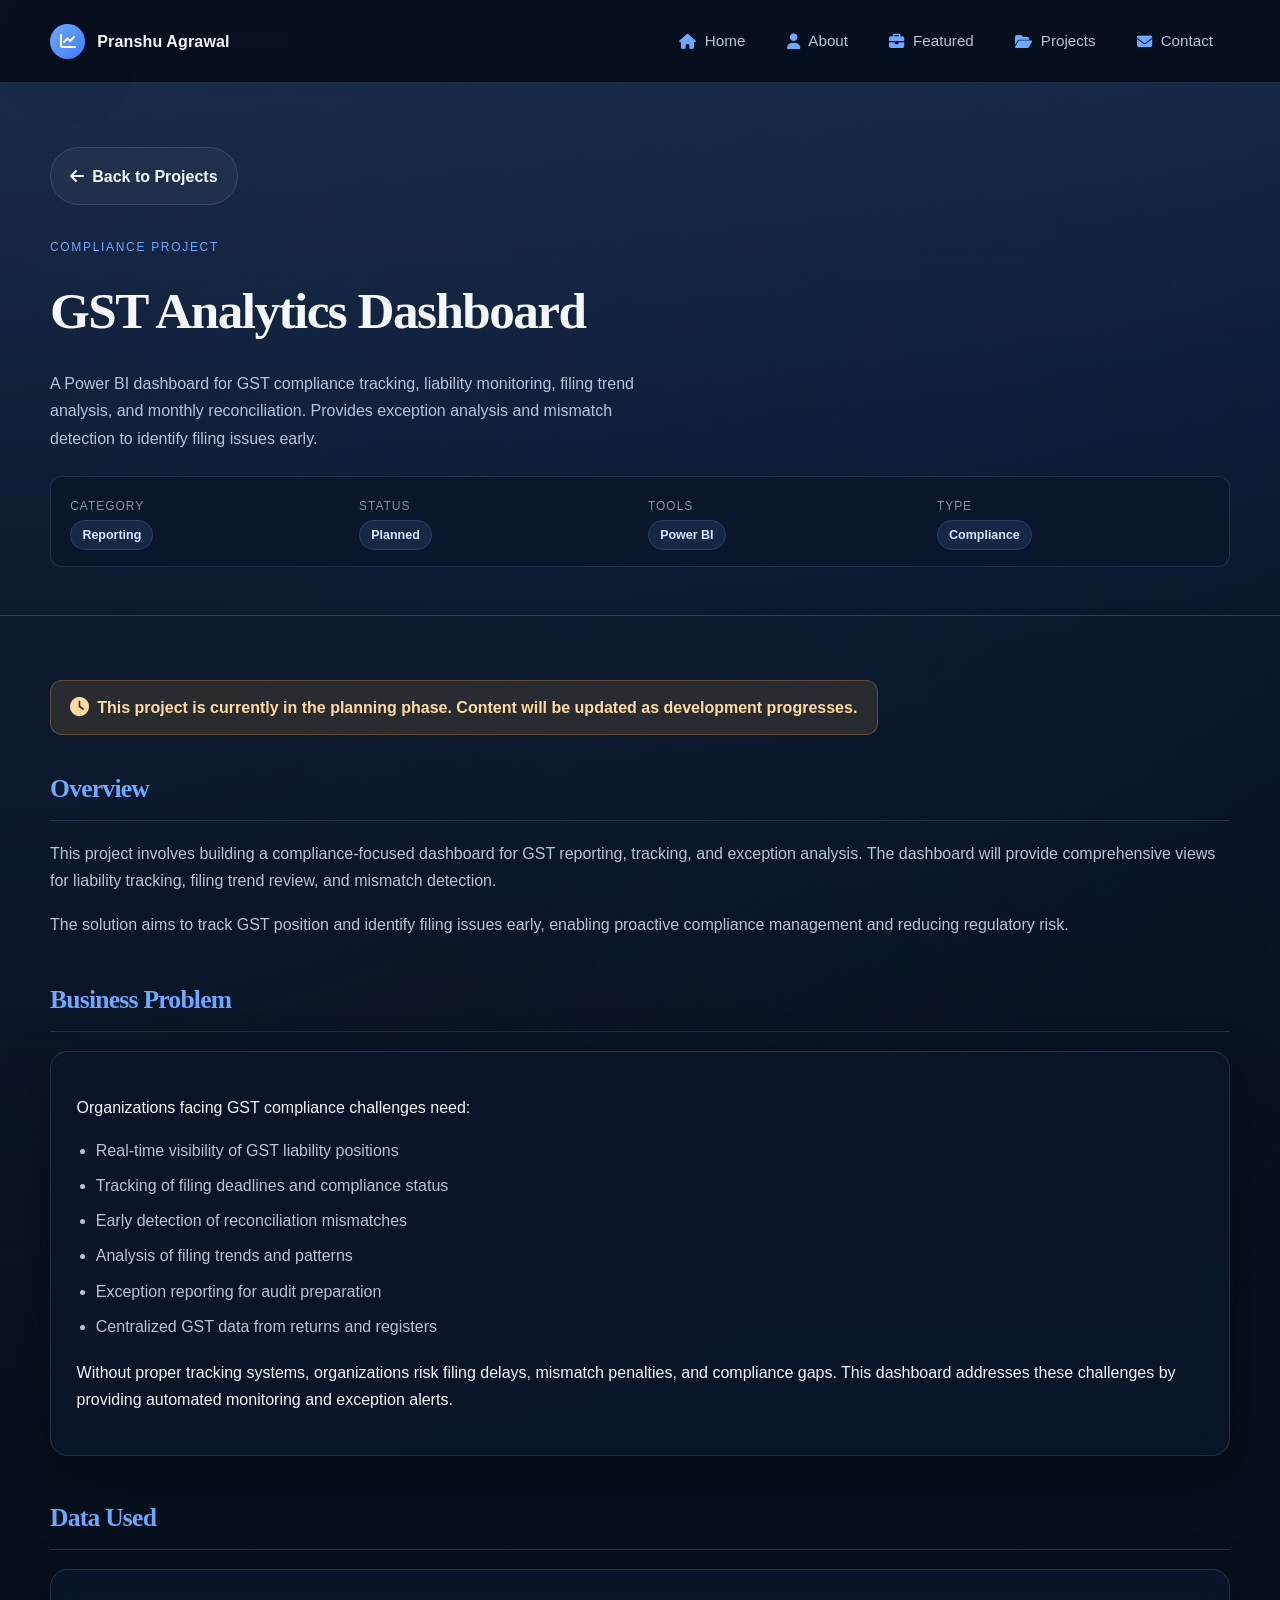
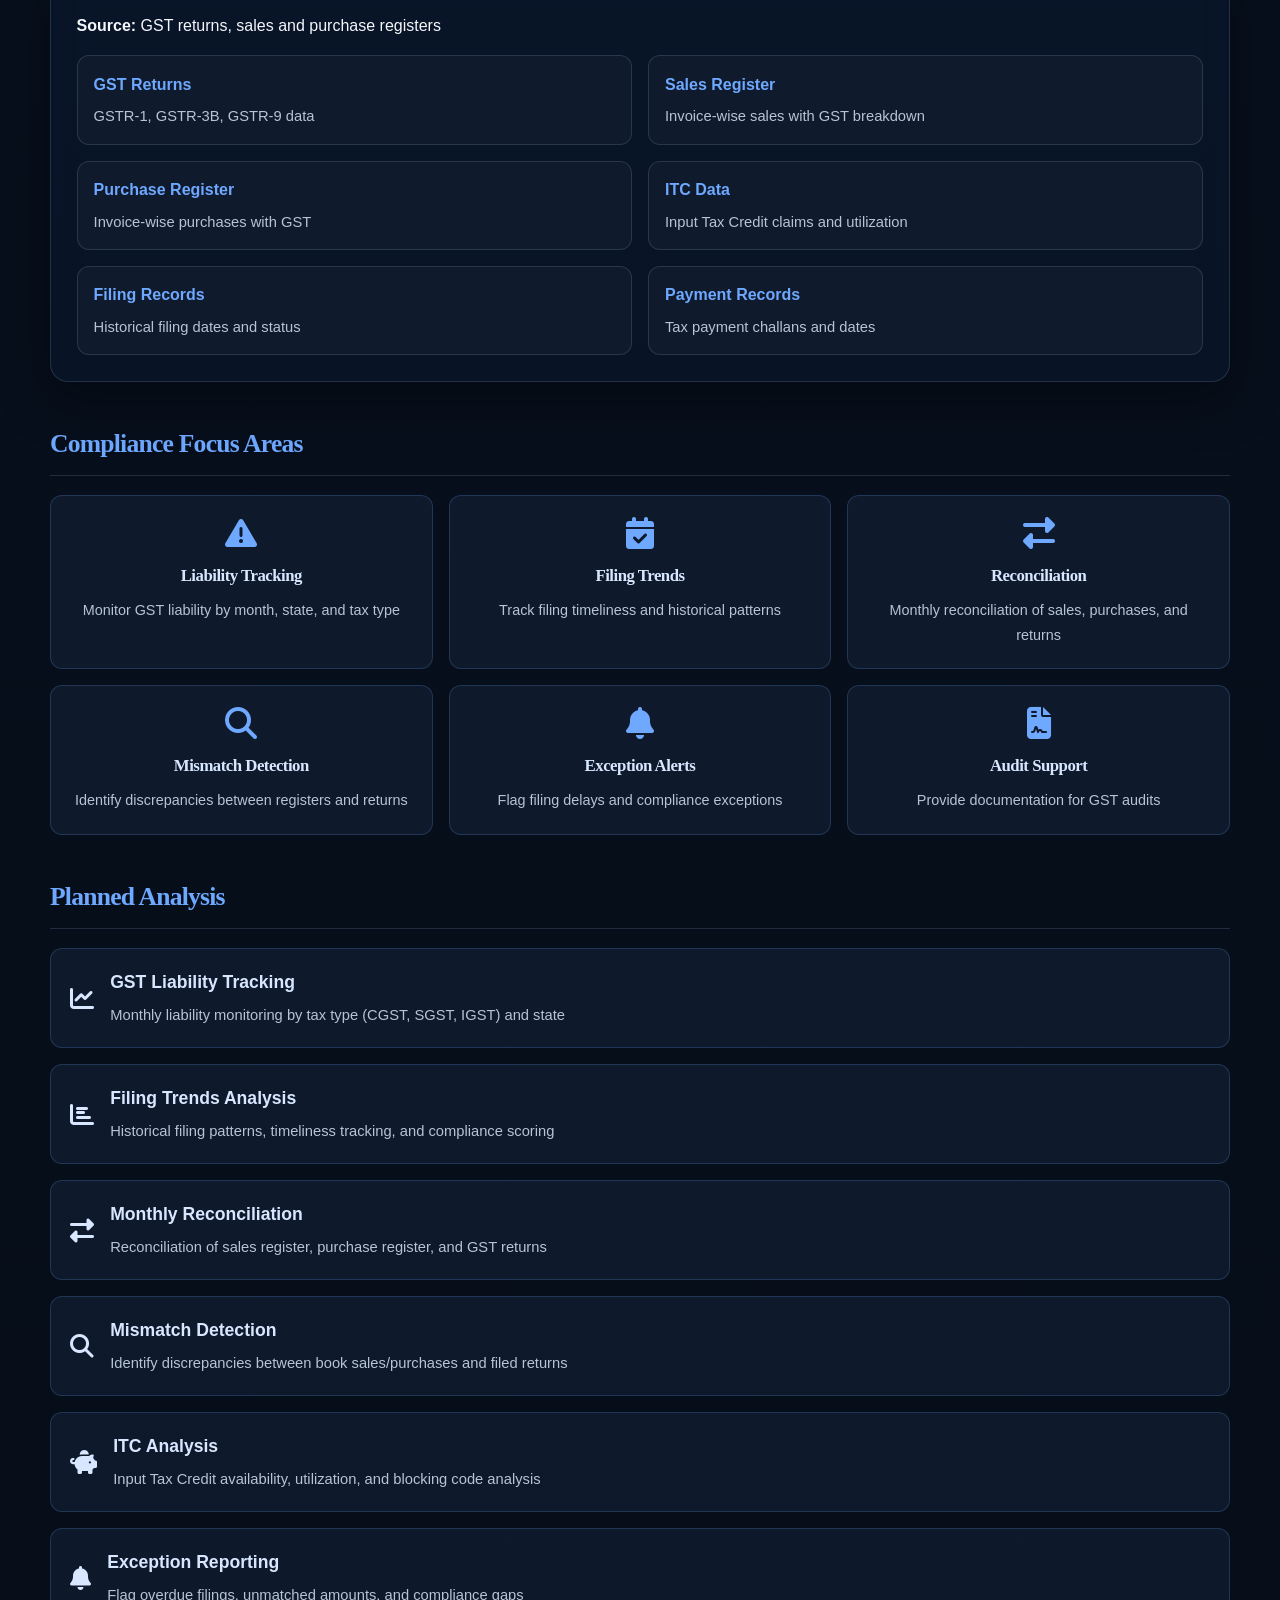
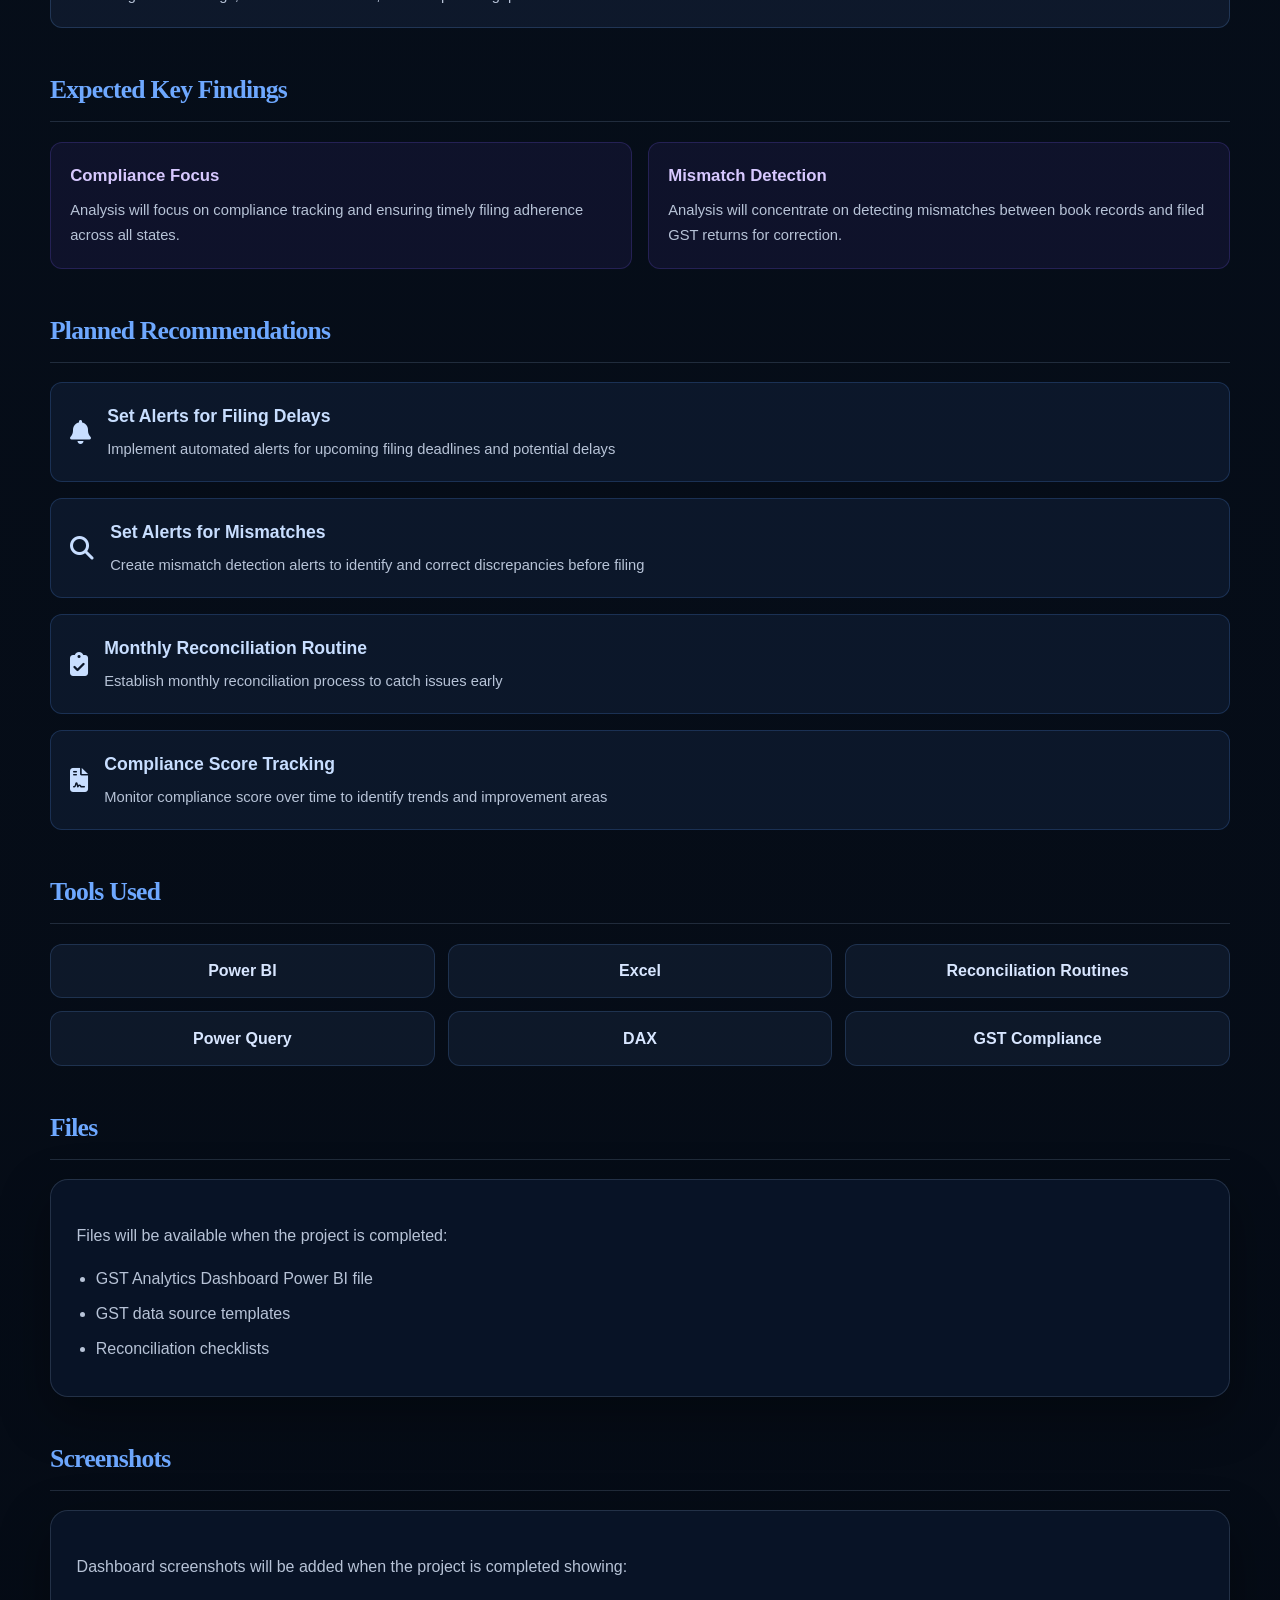
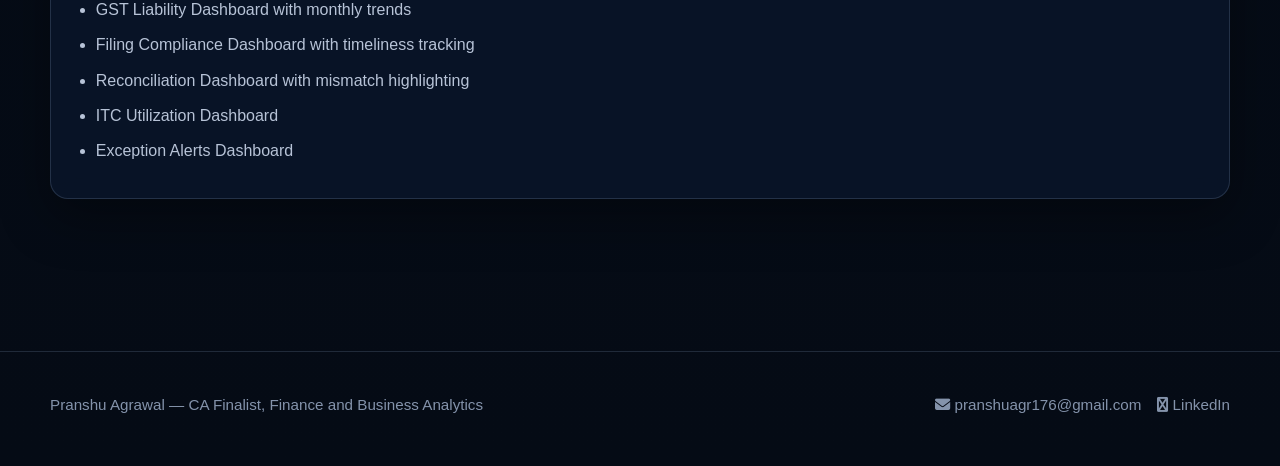
<file: project-gst.HTML>
<!DOCTYPE html>
<html lang="en" data-theme="dark">
<head>
  <meta charset="UTF-8" />
  <meta name="viewport" content="width=device-width, initial-scale=1.0" />
  <title>GST Analytics Dashboard — Pranshu Agrawal</title>
  <meta name="description" content="Case study: GST Analytics Dashboard using Power BI for compliance tracking and reconciliation." />
  <link rel="preconnect" href="https://api.fontshare.com" />
  <link rel="stylesheet" href="https://api.fontshare.com/v2/css?f[]=boska@400,500,700&f[]=satoshi@400,500,700&display=swap" />
  <link rel="stylesheet" href="https://cdnjs.cloudflare.com/ajax/libs/font-awesome/6.5.0/css/all.min.css" />
  <style>
    :root {
      --bg: #07111f;
      --bg-2: #0b1a2f;
      --surface: rgba(10, 22, 41, 0.86);
      --surface-2: rgba(16, 30, 53, 0.92);
      --border: rgba(156, 181, 218, 0.18);
      --text: #f4f7fb;
      --muted: #b7c3d7;
      --faint: #8493ab;
      --primary: #6ea8ff;
      --primary-2: #3f7ef5;
      --primary-soft: rgba(110, 168, 255, 0.15);
      --shadow: 0 18px 50px rgba(0, 0, 0, 0.35);
      --radius: 18px;
      --radius-sm: 12px;
      --max: 1180px;
      --display: "Boska", Georgia, serif;
      --body: "Satoshi", Arial, sans-serif;
    }

    * { box-sizing: border-box; }
    html { scroll-behavior: smooth; }
    body {
      margin: 0;
      font-family: var(--body);
      background:
        radial-gradient(circle at top left, rgba(74, 115, 204, 0.16), transparent 28%),
        radial-gradient(circle at top right, rgba(32, 84, 187, 0.14), transparent 24%),
        linear-gradient(180deg, var(--bg), #050b15 100%);
      color: var(--text);
      line-height: 1.7;
    }

    a { color: inherit; text-decoration: none; }
    a:hover { text-decoration: underline; }
    img { max-width: 100%; display: block; }
    .container { width: min(calc(100% - 2rem), var(--max)); margin: 0 auto; }
    .section { padding: 4rem 0; }
    .eyebrow {
      text-transform: uppercase;
      letter-spacing: 0.14em;
      font-size: 0.75rem;
      color: var(--faint);
      margin-bottom: 0.6rem;
    }
    .eyebrow-primary {
      color: var(--primary);
    }
    h1, h2, h3, h4 {
      font-family: var(--display);
      letter-spacing: -0.03em;
      margin: 0;
    }
    h1 { font-size: clamp(2.2rem, 4vw, 3.2rem); margin-bottom: 0.8rem; }
    h2 { font-size: clamp(1.6rem, 2vw, 2.2rem); margin-bottom: 1rem; }
    h3 { font-size: 1.4rem; margin-bottom: 0.7rem; }
    .muted { color: var(--muted); }
    .small { color: var(--muted); font-size: 0.96rem; }

    .header {
      position: sticky;
      top: 0;
      z-index: 50;
      background: rgba(5, 11, 21, 0.72);
      backdrop-filter: blur(16px);
      border-bottom: 1px solid var(--border);
    }
    .header-inner {
      display: flex;
      align-items: center;
      justify-content: space-between;
      gap: 1rem;
      padding: 0.9rem 0;
      flex-wrap: wrap;
    }

    .brand {
      display: flex;
      align-items: center;
      gap: 0.75rem;
      font-weight: 700;
      letter-spacing: 0.01em;
      white-space: nowrap;
    }
    .brand-badge {
      width: 2.2rem;
      height: 2.2rem;
      border-radius: 999px;
      display: grid;
      place-items: center;
      background: linear-gradient(135deg, var(--primary), var(--primary-2));
      color: white;
      box-shadow: var(--shadow);
      flex: none;
    }

    .menu-toggle {
      display: none;
      background: rgba(255,255,255,0.06);
      border: 1px solid var(--border);
      color: var(--text);
      padding: 0.7rem 0.9rem;
      border-radius: 12px;
      cursor: pointer;
      font-size: 1rem;
    }

    .nav {
      display: flex;
      align-items: center;
      gap: 0.45rem;
      flex-wrap: wrap;
    }
    .nav a {
      display: inline-flex;
      align-items: center;
      gap: 0.55rem;
      padding: 0.8rem 1rem;
      border-radius: 999px;
      color: var(--muted);
      border: 1px solid transparent;
      transition: 0.2s ease;
      font-size: 0.95rem;
    }
    .nav a:hover, .nav a:focus-visible {
      color: var(--text);
      background: var(--primary-soft);
      border-color: var(--border);
    }
    .nav i { color: var(--primary); }

    .project-header {
      padding: 4rem 0 3rem;
      border-bottom: 1px solid var(--border);
      background: linear-gradient(180deg, rgba(110,168,255,0.08), transparent);
    }
    .project-meta {
      display: grid;
      grid-template-columns: repeat(4, minmax(0, 1fr));
      gap: 1rem;
      margin-top: 1.5rem;
      padding: 1.2rem;
      background: var(--surface);
      border: 1px solid var(--border);
      border-radius: var(--radius-sm);
    }
    @media (max-width: 768px) {
      .project-meta { grid-template-columns: repeat(2, minmax(0, 1fr)); }
    }
    .meta-item {
      display: flex;
      flex-direction: column;
      gap: 0.3rem;
    }
    .meta-label {
      font-size: 0.75rem;
      color: var(--faint);
      text-transform: uppercase;
      letter-spacing: 0.08em;
    }
    .meta-value {
      font-size: 0.95rem;
      color: var(--text);
      font-weight: 600;
    }
    .tag {
      padding: 0.45rem 0.7rem;
      border-radius: 999px;
      font-size: 0.78rem;
      color: #d8e6ff;
      background: rgba(110,168,255,0.12);
      border: 1px solid rgba(110,168,255,0.18);
    }

    .card {
      background: var(--surface);
      border: 1px solid var(--border);
      border-radius: var(--radius);
      box-shadow: var(--shadow);
      backdrop-filter: blur(12px);
      padding: 1.6rem;
      margin-bottom: 1.5rem;
    }

    .detail-section {
      margin-bottom: 2.5rem;
    }
    .detail-section h2 {
      color: var(--primary);
      border-bottom: 1px solid var(--border);
      padding-bottom: 0.6rem;
      margin-bottom: 1.2rem;
    }

    .list-grid {
      display: grid;
      grid-template-columns: repeat(2, minmax(0, 1fr));
      gap: 1rem;
    }
    @media (max-width: 768px) {
      .list-grid { grid-template-columns: 1fr; }
    }
    .list-item {
      padding: 0.9rem 1rem;
      background: rgba(255,255,255,0.03);
      border: 1px solid var(--border);
      border-radius: var(--radius-sm);
    }
    .list-item strong {
      color: var(--primary);
      display: block;
      margin-bottom: 0.4rem;
    }
    .list-item p {
      color: var(--muted);
      font-size: 0.92rem;
      margin: 0;
    }

    .compliance-grid {
      display: grid;
      grid-template-columns: repeat(3, minmax(0, 1fr));
      gap: 1rem;
    }
    @media (max-width: 768px) {
      .compliance-grid { grid-template-columns: 1fr; }
    }
    .compliance-card {
      padding: 1.3rem;
      background: rgba(110, 168, 255, 0.08);
      border: 1px solid rgba(110, 168, 255, 0.2);
      border-radius: var(--radius-sm);
      text-align: center;
    }
    .compliance-card i {
      color: var(--primary);
      font-size: 2rem;
      margin-bottom: 0.8rem;
    }
    .compliance-card h4 {
      color: #d8e6ff;
      margin-bottom: 0.5rem;
      font-size: 1.05rem;
    }
    .compliance-card p {
      color: var(--muted);
      font-size: 0.9rem;
      margin: 0;
    }

    .analysis-list {
      display: grid;
      gap: 1rem;
    }
    .analysis-item {
      padding: 1.2rem;
      background: rgba(110, 168, 255, 0.08);
      border: 1px solid rgba(110, 168, 255, 0.2);
      border-radius: var(--radius-sm);
      display: flex;
      align-items: center;
      gap: 1rem;
    }
    .analysis-item i {
      color: #d8e6ff;
      font-size: 1.5rem;
      flex: none;
    }
    .analysis-item strong {
      color: #d8e6ff;
      display: block;
      margin-bottom: 0.3rem;
      font-size: 1.1rem;
    }
    .analysis-item p {
      color: var(--muted);
      font-size: 0.92rem;
      margin: 0;
    }

    .findings-grid {
      display: grid;
      grid-template-columns: repeat(2, minmax(0, 1fr));
      gap: 1rem;
    }
    @media (max-width: 768px) {
      .findings-grid { grid-template-columns: 1fr; }
    }
    .finding-card {
      padding: 1.2rem;
      background: rgba(124, 89, 255, 0.08);
      border: 1px solid rgba(124, 89, 255, 0.2);
      border-radius: var(--radius-sm);
    }
    .finding-card strong {
      color: #d7c8ff;
      display: block;
      margin-bottom: 0.5rem;
      font-size: 1.05rem;
    }
    .finding-card p {
      color: var(--muted);
      font-size: 0.92rem;
      margin: 0;
    }

    .recommendations-list {
      display: grid;
      gap: 1rem;
    }
    .rec-item {
      padding: 1.2rem;
      background: rgba(86, 150, 255, 0.08);
      border: 1px solid rgba(86, 150, 255, 0.2);
      border-radius: var(--radius-sm);
      display: flex;
      align-items: center;
      gap: 1rem;
    }
    .rec-item i {
      color: #c8deff;
      font-size: 1.5rem;
      flex: none;
    }
    .rec-item strong {
      color: #c8deff;
      display: block;
      margin-bottom: 0.3rem;
      font-size: 1.1rem;
    }
    .rec-item p {
      color: var(--muted);
      font-size: 0.92rem;
      margin: 0;
    }

    .tools-list {
      display: grid;
      grid-template-columns: repeat(3, minmax(0, 1fr));
      gap: 0.8rem;
    }
    @media (max-width: 768px) {
      .tools-list { grid-template-columns: repeat(2, minmax(0, 1fr)); }
    }
    .tool-item {
      padding: 0.8rem 0.9rem;
      background: rgba(110,168,255,0.08);
      border: 1px solid rgba(110,168,255,0.18);
      border-radius: var(--radius-sm);
      color: #d8e6ff;
      font-weight: 600;
      text-align: center;
    }

    .files-list {
      display: grid;
      gap: 0.8rem;
    }
    .file-item {
      display: flex;
      align-items: center;
      gap: 1rem;
      padding: 1rem;
      background: rgba(255,255,255,0.03);
      border: 1px solid var(--border);
      border-radius: var(--radius-sm);
    }
    .file-item i {
      color: var(--primary);
      font-size: 1.4rem;
    }
    .file-info {
      flex: 1;
    }
    .file-name {
      color: var(--text);
      font-weight: 600;
      margin-bottom: 0.3rem;
    }
    .file-desc {
      color: var(--muted);
      font-size: 0.9rem;
    }
    .file-link {
      display: inline-flex;
      align-items: center;
      gap: 0.5rem;
      padding: 0.6rem 0.9rem;
      background: var(--primary-soft);
      border: 1px solid var(--border);
      border-radius: 999px;
      color: var(--primary);
      font-weight: 700;
      font-size: 0.88rem;
      text-decoration: none;
    }
    .file-link:hover {
      background: var(--primary);
      color: #08101d;
    }

    .back-btn {
      display: inline-flex;
      align-items: center;
      gap: 0.5rem;
      padding: 0.9rem 1.2rem;
      background: rgba(255,255,255,0.04);
      border: 1px solid var(--border);
      border-radius: 999px;
      color: var(--text);
      font-weight: 700;
      margin-bottom: 2rem;
      text-decoration: none;
    }
    .back-btn:hover {
      background: var(--primary-soft);
      border-color: var(--border);
    }

    .status-planned {
      display: inline-flex;
      align-items: center;
      gap: 0.5rem;
      padding: 0.8rem 1.2rem;
      background: rgba(255, 181, 73, 0.12);
      border: 1px solid rgba(255, 181, 73, 0.25);
      border-radius: var(--radius-sm);
      color: #ffd9a1;
      font-weight: 600;
      margin-bottom: 2rem;
    }
    .status-planned i {
      font-size: 1.2rem;
    }

    .footer {
      padding: 2.5rem 0 3rem;
      color: var(--faint);
      font-size: 0.95rem;
      border-top: 1px solid var(--border);
      margin-top: 3rem;
    }

    @media (max-width: 980px) {
      .nav {
        display: none;
        width: 100%;
        flex-direction: column;
        align-items: stretch;
        margin-top: 0.8rem;
      }
      .nav.open { display: flex; }
      .menu-toggle { display: inline-flex; }
      .nav a {
        width: 100%;
        justify-content: flex-start;
        border: 1px solid var(--border);
        background: rgba(255,255,255,0.03);
      }
    }
  </style>
</head>
<body>
  <header class="header">
    <div class="container header-inner">
      <a class="brand" href="index.html">
        <span class="brand-badge"><i class="fa-solid fa-chart-line"></i></span>
        <span>Pranshu Agrawal</span>
      </a>

      <button class="menu-toggle" id="menuToggle" aria-label="Toggle navigation">
        <i class="fa-solid fa-bars"></i>
      </button>

      <nav class="nav" id="siteNav" aria-label="Primary navigation">
        <a href="index.html#home"><i class="fa-solid fa-house"></i><span>Home</span></a>
        <a href="index.html#about"><i class="fa-solid fa-user"></i><span>About</span></a>
        <a href="index.html#featured"><i class="fa-solid fa-briefcase"></i><span>Featured</span></a>
        <a href="index.html#projects"><i class="fa-solid fa-folder-open"></i><span>Projects</span></a>
        <a href="index.html#contact"><i class="fa-solid fa-envelope"></i><span>Contact</span></a>
      </nav>
    </div>
  </header>

  <main>
    <section class="project-header">
      <div class="container">
        <a class="back-btn" href="index.html#projects">
          <i class="fa-solid fa-arrow-left"></i> Back to Projects
        </a>
        <div class="eyebrow eyebrow-primary">Compliance Project</div>
        <h1>GST Analytics Dashboard</h1>
        <p class="muted" style="max-width: 70ch; margin-top: 1rem;">
          A Power BI dashboard for GST compliance tracking, liability monitoring, filing trend analysis, and monthly reconciliation. Provides exception analysis and mismatch detection to identify filing issues early.
        </p>

        <div class="project-meta">
          <div class="meta-item">
            <span class="meta-label">Category</span>
            <span class="meta-value"><span class="tag">Reporting</span></span>
          </div>
          <div class="meta-item">
            <span class="meta-label">Status</span>
            <span class="meta-value"><span class="tag planned">Planned</span></span>
          </div>
          <div class="meta-item">
            <span class="meta-label">Tools</span>
            <span class="meta-value"><span class="tag">Power BI</span></span>
          </div>
          <div class="meta-item">
            <span class="meta-label">Type</span>
            <span class="meta-value"><span class="tag">Compliance</span></span>
          </div>
        </div>
      </div>
    </section>

    <section class="section">
      <div class="container">
        
        <div class="status-planned">
          <i class="fa-solid fa-clock"></i>
          <span>This project is currently in the planning phase. Content will be updated as development progresses.</span>
        </div>

        <div class="detail-section">
          <h2>Overview</h2>
          <p class="muted">
            This project involves building a compliance-focused dashboard for GST reporting, tracking, and exception analysis. The dashboard will provide comprehensive views for liability tracking, filing trend review, and mismatch detection.
          </p>
          <p class="muted" style="margin-top: 1rem;">
            The solution aims to track GST position and identify filing issues early, enabling proactive compliance management and reducing regulatory risk.
          </p>
        </div>

        <div class="detail-section">
          <h2>Business Problem</h2>
          <div class="card">
            <p style="margin-bottom: 1rem;">Organizations facing GST compliance challenges need:</p>
            <ul style="margin: 0; padding-left: 1.2rem; color: var(--muted);">
              <li style="margin-bottom: 0.5rem;">Real-time visibility of GST liability positions</li>
              <li style="margin-bottom: 0.5rem;">Tracking of filing deadlines and compliance status</li>
              <li style="margin-bottom: 0.5rem;">Early detection of reconciliation mismatches</li>
              <li style="margin-bottom: 0.5rem;">Analysis of filing trends and patterns</li>
              <li style="margin-bottom: 0.5rem;">Exception reporting for audit preparation</li>
              <li style="margin-bottom: 0.5rem;">Centralized GST data from returns and registers</li>
            </ul>
            <p style="margin-top: 1.2rem;">
              Without proper tracking systems, organizations risk filing delays, mismatch penalties, and compliance gaps. This dashboard addresses these challenges by providing automated monitoring and exception alerts.
            </p>
          </div>
        </div>

        <div class="detail-section">
          <h2>Data Used</h2>
          <div class="card">
            <p style="margin-bottom: 1rem;"><strong>Source:</strong> GST returns, sales and purchase registers</p>
            
            <div class="list-grid">
              <div class="list-item">
                <strong>GST Returns</strong>
                <p>GSTR-1, GSTR-3B, GSTR-9 data</p>
              </div>
              <div class="list-item">
                <strong>Sales Register</strong>
                <p>Invoice-wise sales with GST breakdown</p>
              </div>
              <div class="list-item">
                <strong>Purchase Register</strong>
                <p>Invoice-wise purchases with GST</p>
              </div>
              <div class="list-item">
                <strong>ITC Data</strong>
                <p>Input Tax Credit claims and utilization</p>
              </div>
              <div class="list-item">
                <strong>Filing Records</strong>
                <p>Historical filing dates and status</p>
              </div>
              <div class="list-item">
                <strong>Payment Records</strong>
                <p>Tax payment challans and dates</p>
              </div>
            </div>
          </div>
        </div>

        <div class="detail-section">
          <h2>Compliance Focus Areas</h2>
          <div class="compliance-grid">
            <div class="compliance-card">
              <i class="fa-solid fa-triangle-exclamation"></i>
              <h4>Liability Tracking</h4>
              <p>Monitor GST liability by month, state, and tax type</p>
            </div>
            <div class="compliance-card">
              <i class="fa-solid fa-calendar-check"></i>
              <h4>Filing Trends</h4>
              <p>Track filing timeliness and historical patterns</p>
            </div>
            <div class="compliance-card">
              <i class="fa-solid fa-right-left"></i>
              <h4>Reconciliation</h4>
              <p>Monthly reconciliation of sales, purchases, and returns</p>
            </div>
            <div class="compliance-card">
              <i class="fa-solid fa-magnifying-glass"></i>
              <h4>Mismatch Detection</h4>
              <p>Identify discrepancies between registers and returns</p>
            </div>
            <div class="compliance-card">
              <i class="fa-solid fa-bell"></i>
              <h4>Exception Alerts</h4>
              <p>Flag filing delays and compliance exceptions</p>
            </div>
            <div class="compliance-card">
              <i class="fa-solid fa-file-contract"></i>
              <h4>Audit Support</h4>
              <p>Provide documentation for GST audits</p>
            </div>
          </div>
        </div>

        <div class="detail-section">
          <h2>Planned Analysis</h2>
          <div class="analysis-list">
            <div class="analysis-item">
              <i class="fa-solid fa-chart-line"></i>
              <div>
                <strong>GST Liability Tracking</strong>
                <p>Monthly liability monitoring by tax type (CGST, SGST, IGST) and state</p>
              </div>
            </div>
            <div class="analysis-item">
              <i class="fa-solid fa-chart-bar"></i>
              <div>
                <strong>Filing Trends Analysis</strong>
                <p>Historical filing patterns, timeliness tracking, and compliance scoring</p>
              </div>
            </div>
            <div class="analysis-item">
              <i class="fa-solid fa-right-left"></i>
              <div>
                <strong>Monthly Reconciliation</strong>
                <p>Reconciliation of sales register, purchase register, and GST returns</p>
              </div>
            </div>
            <div class="analysis-item">
              <i class="fa-solid fa-magnifying-glass"></i>
              <div>
                <strong>Mismatch Detection</strong>
                <p>Identify discrepancies between book sales/purchases and filed returns</p>
              </div>
            </div>
            <div class="analysis-item">
              <i class="fa-solid fa-piggy-bank"></i>
              <div>
                <strong>ITC Analysis</strong>
                <p>Input Tax Credit availability, utilization, and blocking code analysis</p>
              </div>
            </div>
            <div class="analysis-item">
              <i class="fa-solid fa-bell"></i>
              <div>
                <strong>Exception Reporting</strong>
                <p>Flag overdue filings, unmatched amounts, and compliance gaps</p>
              </div>
            </div>
          </div>
        </div>

        <div class="detail-section">
          <h2>Expected Key Findings</h2>
          <div class="findings-grid">
            <div class="finding-card">
              <strong>Compliance Focus</strong>
              <p>Analysis will focus on compliance tracking and ensuring timely filing adherence across all states.</p>
            </div>
            <div class="finding-card">
              <strong>Mismatch Detection</strong>
              <p>Analysis will concentrate on detecting mismatches between book records and filed GST returns for correction.</p>
            </div>
          </div>
        </div>

        <div class="detail-section">
          <h2>Planned Recommendations</h2>
          <div class="recommendations-list">
            <div class="rec-item">
              <i class="fa-solid fa-bell"></i>
              <div>
                <strong>Set Alerts for Filing Delays</strong>
                <p>Implement automated alerts for upcoming filing deadlines and potential delays</p>
              </div>
            </div>
            <div class="rec-item">
              <i class="fa-solid fa-magnifying-glass"></i>
              <div>
                <strong>Set Alerts for Mismatches</strong>
                <p>Create mismatch detection alerts to identify and correct discrepancies before filing</p>
              </div>
            </div>
            <div class="rec-item">
              <i class="fa-solid fa-clipboard-check"></i>
              <div>
                <strong>Monthly Reconciliation Routine</strong>
                <p>Establish monthly reconciliation process to catch issues early</p>
              </div>
            </div>
            <div class="rec-item">
              <i class="fa-solid fa-file-contract"></i>
              <div>
                <strong>Compliance Score Tracking</strong>
                <p>Monitor compliance score over time to identify trends and improvement areas</p>
              </div>
            </div>
          </div>
        </div>

        <div class="detail-section">
          <h2>Tools Used</h2>
          <div class="tools-list">
            <div class="tool-item">Power BI</div>
            <div class="tool-item">Excel</div>
            <div class="tool-item">Reconciliation Routines</div>
            <div class="tool-item">Power Query</div>
            <div class="tool-item">DAX</div>
            <div class="tool-item">GST Compliance</div>
          </div>
        </div>

        <div class="detail-section">
          <h2>Files</h2>
          <div class="card">
            <p class="muted">
              Files will be available when the project is completed:
            </p>
            <ul style="margin: 0; padding-left: 1.2rem; color: var(--muted); margin-top: 1rem;">
              <li style="margin-bottom: 0.5rem;">GST Analytics Dashboard Power BI file</li>
              <li style="margin-bottom: 0.5rem;">GST data source templates</li>
              <li style="margin-bottom: 0.5rem;">Reconciliation checklists</li>
            </ul>
          </div>
        </div>

        <div class="detail-section">
          <h2>Screenshots</h2>
          <div class="card">
            <p class="muted">
              Dashboard screenshots will be added when the project is completed showing:
            </p>
            <ul style="margin: 0; padding-left: 1.2rem; color: var(--muted); margin-top: 1rem;">
              <li style="margin-bottom: 0.5rem;">GST Liability Dashboard with monthly trends</li>
              <li style="margin-bottom: 0.5rem;">Filing Compliance Dashboard with timeliness tracking</li>
              <li style="margin-bottom: 0.5rem;">Reconciliation Dashboard with mismatch highlighting</li>
              <li style="margin-bottom: 0.5rem;">ITC Utilization Dashboard</li>
              <li style="margin-bottom: 0.5rem;">Exception Alerts Dashboard</li>
            </ul>
          </div>
        </div>

      </div>
    </section>
  </main>

  <footer class="footer">
    <div class="container">
      <div style="display: flex; justify-content: space-between; align-items: center; flex-wrap: wrap; gap: 1rem;">
        <div>Pranshu Agrawal — CA Finalist, Finance and Business Analytics</div>
        <div style="display: flex; gap: 1rem;">
          <a href="index.html#contact"><i class="fa-solid fa-envelope"></i> pranshuagr176@gmail.com</a>
          <a href="https://linkedin.com/in/pranshuagrawal0410"><i class="fa-solid fa-linkedin"></i> LinkedIn</a>
        </div>
      </div>
    </div>
  </footer>

  <script>
    const menuToggle = document.getElementById("menuToggle");
    const siteNav = document.getElementById("siteNav");
    if (menuToggle && siteNav) {
      menuToggle.addEventListener("click", () => siteNav.classList.toggle("open"));
      siteNav.querySelectorAll("a").forEach(link => link.addEventListener("click", () => siteNav.classList.remove("open")));
    }
  </script>
</body>
</html>
</file>
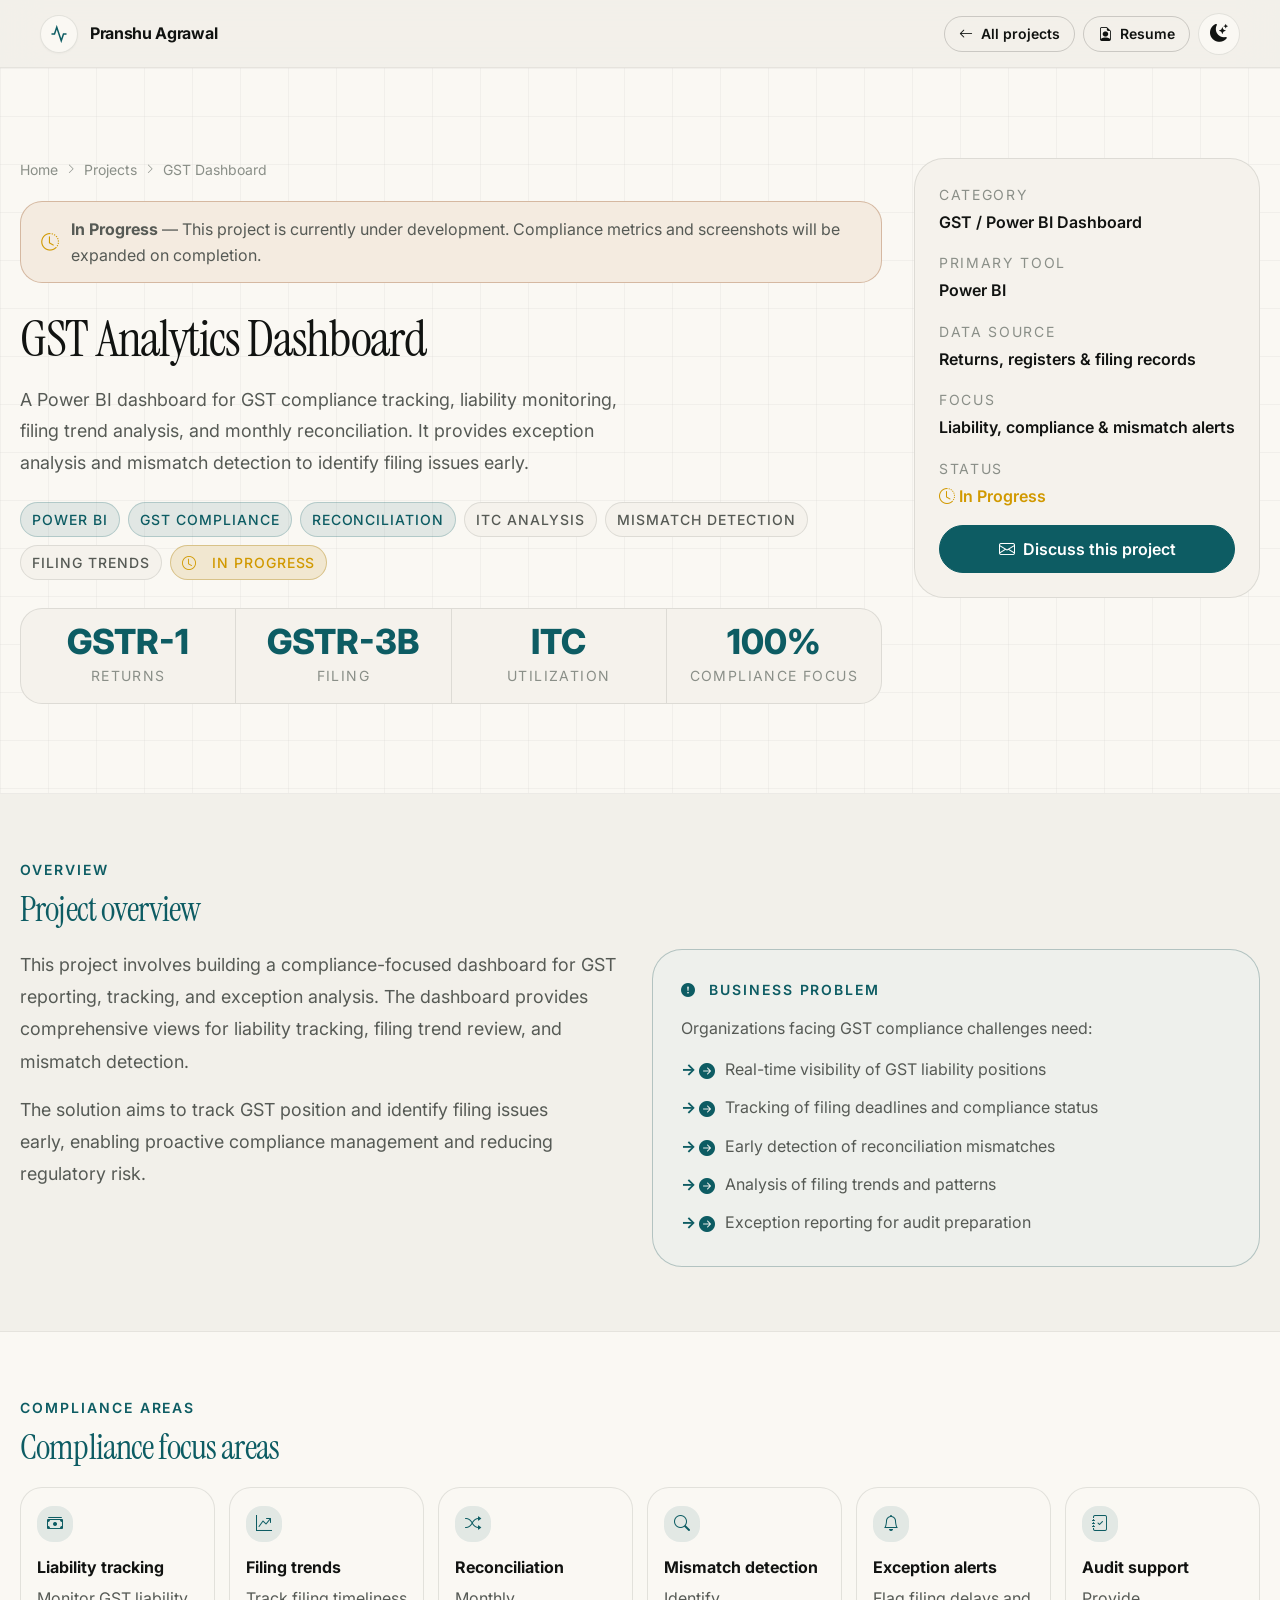
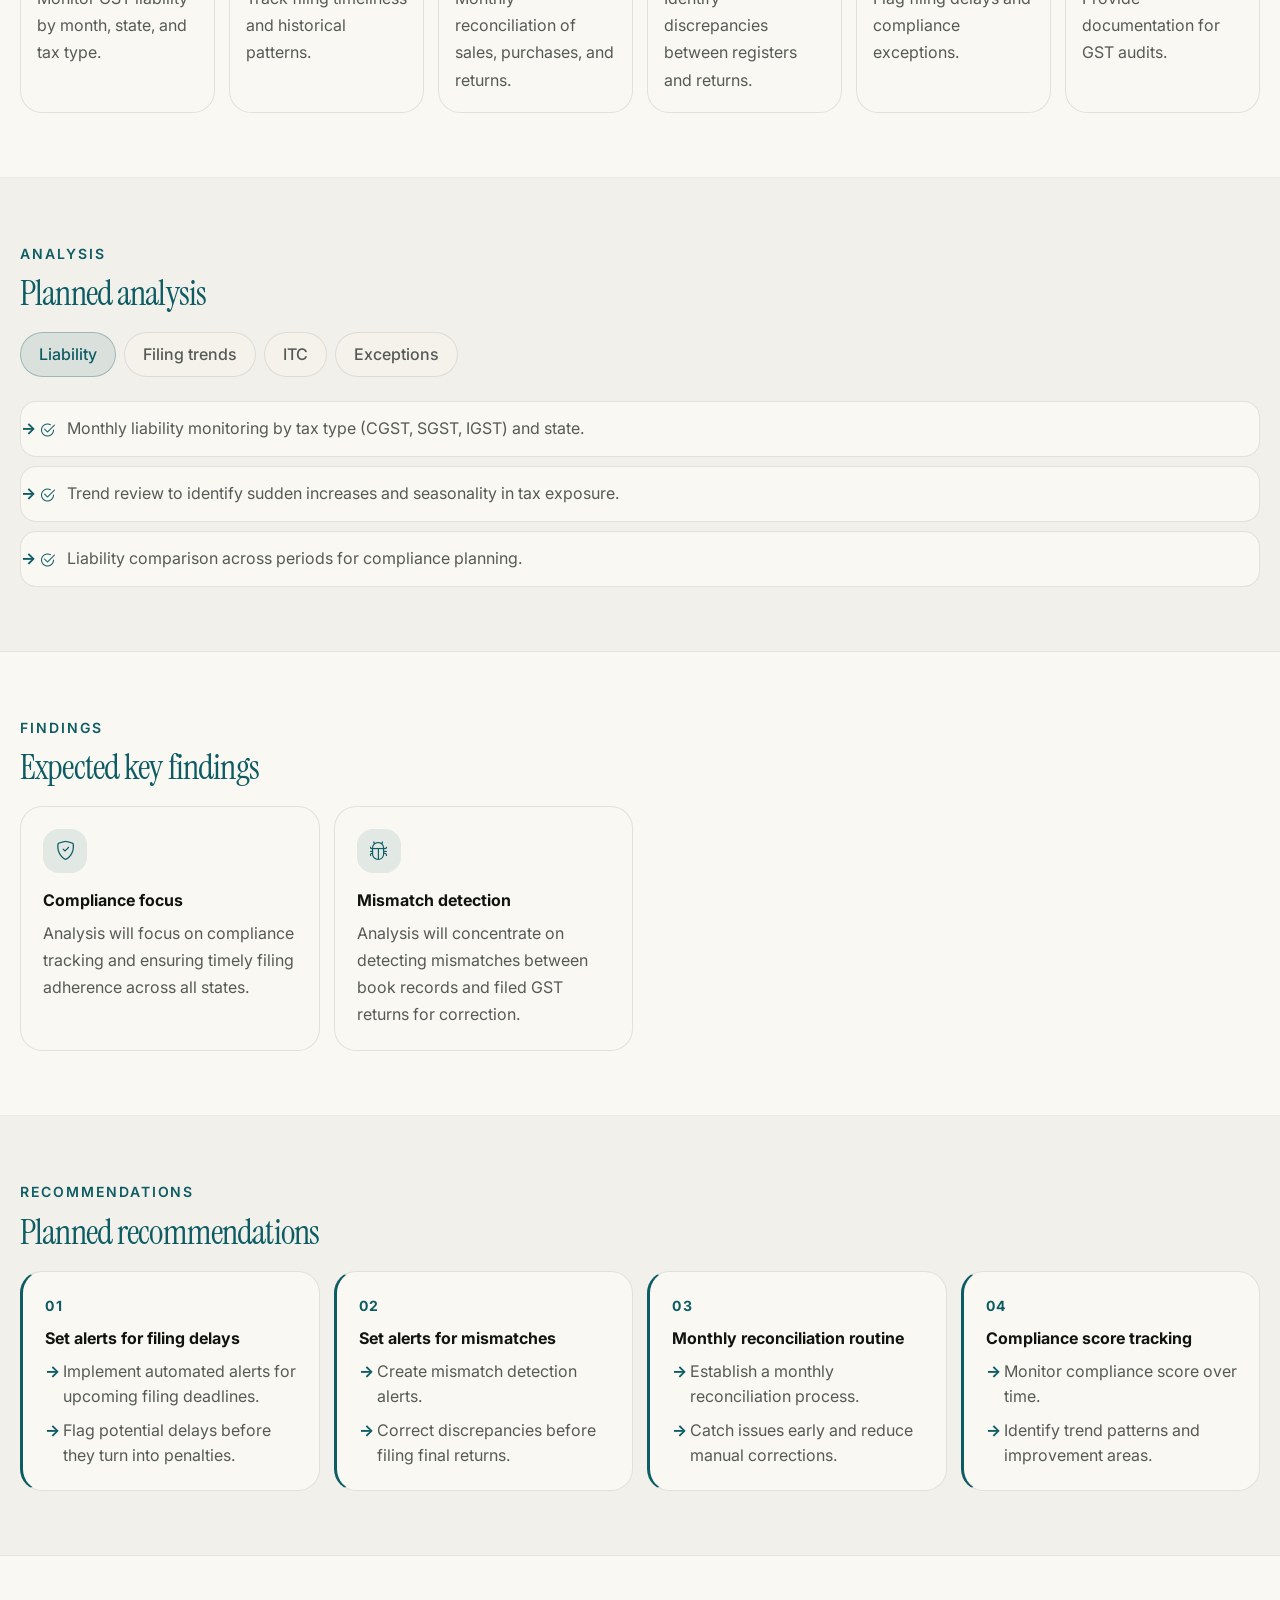
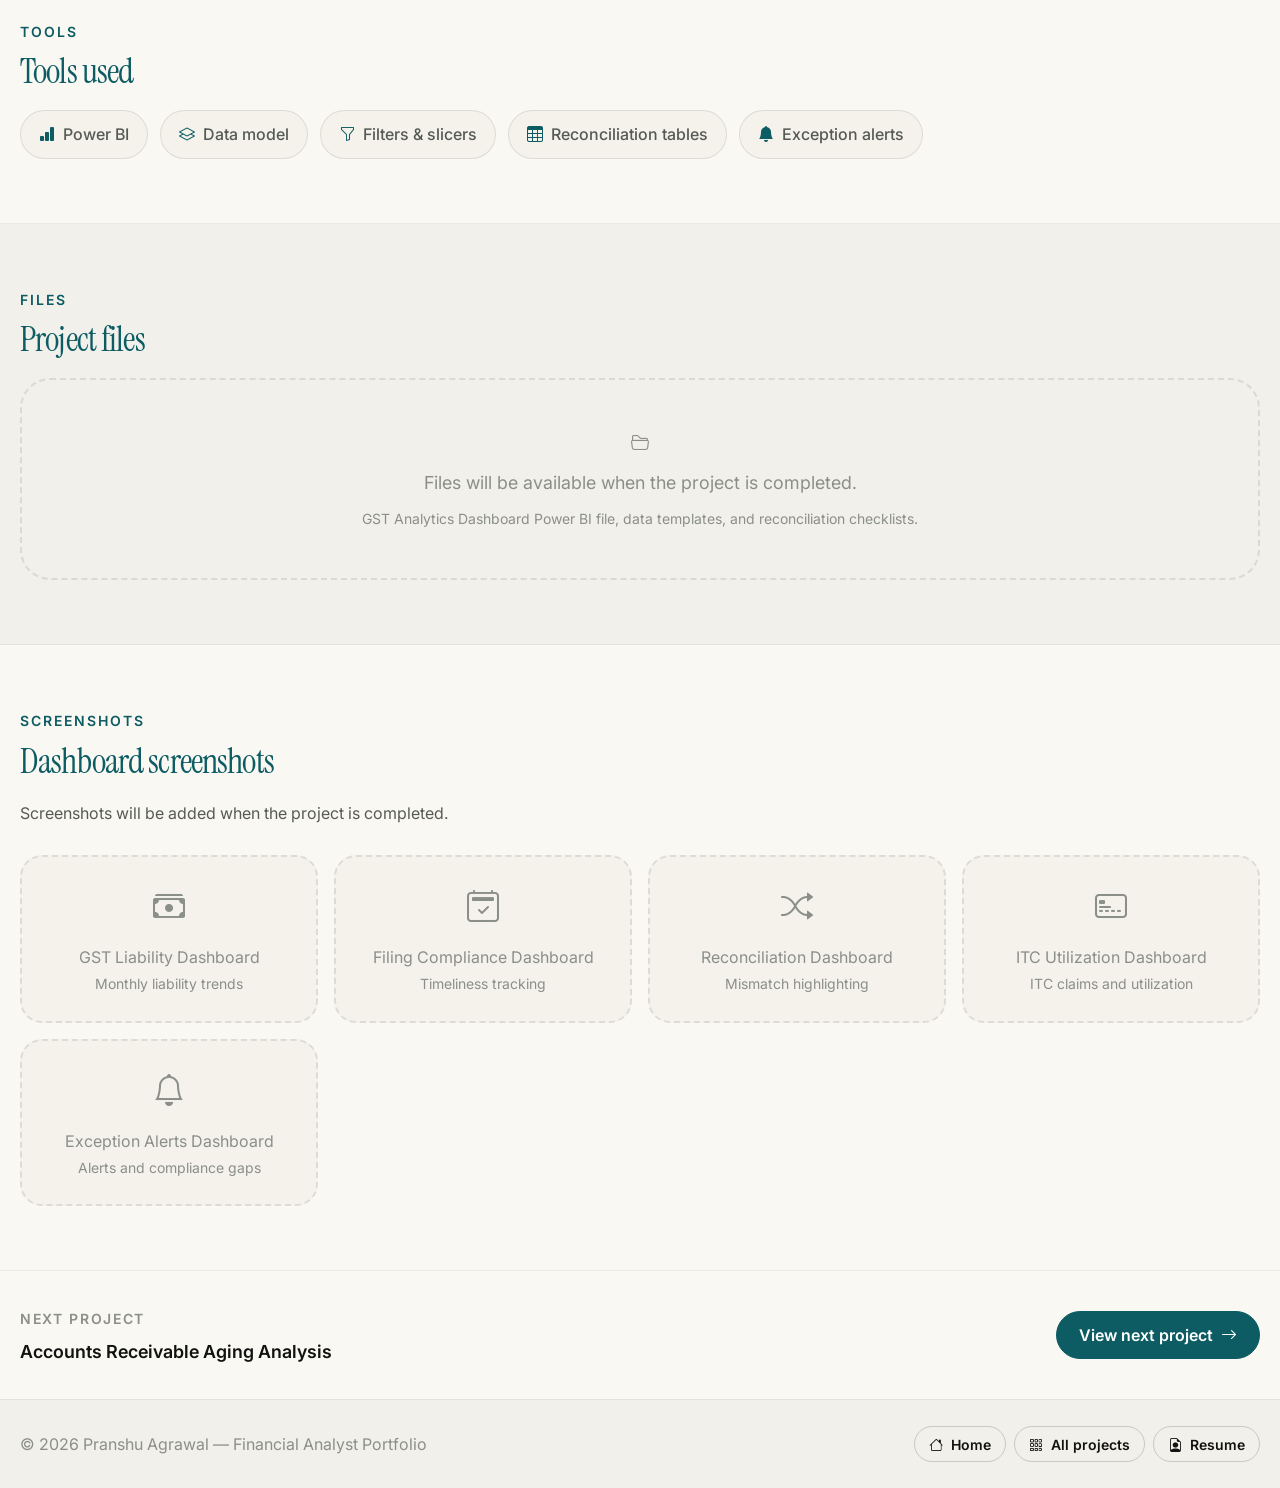
<file: project-gst.html>
<!DOCTYPE html>
<html lang="en" data-theme="light">
<head>
  <meta charset="UTF-8" />
  <meta name="viewport" content="width=device-width, initial-scale=1.0" />
  <title>GST Analytics Dashboard — Pranshu Agrawal</title>
  <meta
    name="description"
    content="A Power BI dashboard for GST compliance tracking, liability monitoring, filing trend analysis, and monthly reconciliation. Provides exception analysis and mismatch detection."
  />

  <link rel="preconnect" href="https://fonts.googleapis.com">
  <link rel="preconnect" href="https://fonts.gstatic.com" crossorigin>
  <link
    href="https://fonts.googleapis.com/css2?family=Inter:wght@400;500;600;700;800&family=Instrument+Serif:ital@0;1&display=swap"
    rel="stylesheet"
  >
  <link href="https://cdn.jsdelivr.net/npm/bootstrap@5.3.8/dist/css/bootstrap.min.css" rel="stylesheet">
  <link rel="stylesheet" href="https://cdn.jsdelivr.net/npm/bootstrap-icons@1.11.3/font/bootstrap-icons.min.css">
  <link href="https://unpkg.com/aos@2.3.4/dist/aos.css" rel="stylesheet">
  <link rel="stylesheet" href="css/style.css" />

  <style>
    .proj-hero {
      padding-block: clamp(48px, 7vw, 100px);
      border-bottom: 1px solid var(--divider);
      background: var(--surface);
      position: relative;
      overflow: hidden;
    }

    .proj-hero::before {
      content: "";
      position: absolute;
      inset: 0;
      background-image:
        linear-gradient(var(--border) 1px, transparent 1px),
        linear-gradient(90deg, var(--border) 1px, transparent 1px);
      background-size: 48px 48px;
      opacity: 0.35;
      pointer-events: none;
    }

    .proj-hero-inner {
      position: relative;
      display: grid;
      grid-template-columns: 1fr auto;
      gap: 32px;
      align-items: start;
    }

    .proj-hero-breadcrumb {
      display: flex;
      align-items: center;
      gap: 8px;
      font-size: var(--text-xs);
      color: var(--text-faint);
      margin-bottom: 20px;
    }
    .proj-hero-breadcrumb a { color: var(--text-faint); text-decoration: none; }
    .proj-hero-breadcrumb a:hover { color: var(--primary); }
    .proj-hero-breadcrumb i { font-size: 0.65rem; }

    .proj-hero-title {
      font-size: clamp(1.8rem, 1rem + 3vw, 3.2rem);
      line-height: 1.1;
      margin-bottom: 16px;
      color: var(--text);
    }

    .proj-hero-desc {
      font-size: var(--text-base);
      color: var(--text-muted);
      max-width: 640px;
      line-height: 1.75;
      margin-bottom: 24px;
    }

    .proj-hero-tags {
      display: flex;
      flex-wrap: wrap;
      gap: 8px;
      margin-bottom: 28px;
    }

    .in-progress-banner {
      display: flex;
      align-items: center;
      gap: 12px;
      padding: 14px 20px;
      background: color-mix(in srgb, var(--warning, #b07a00) 8%, var(--surface));
      border: 1px solid color-mix(in srgb, var(--warning, #b07a00) 22%, var(--border));
      border-radius: var(--r-lg);
      font-size: var(--text-sm);
      color: var(--text-muted);
      margin-bottom: 28px;
    }
    .in-progress-banner i { color: var(--gold, #d19900); flex-shrink: 0; font-size: 1.1rem; }

    .proj-hero-stats {
      display: flex;
      flex-wrap: wrap;
      gap: 0;
      border: 1px solid var(--border);
      border-radius: var(--r-lg);
      overflow: hidden;
      background: var(--surface-2);
    }

    .proj-stat {
      flex: 1;
      min-width: 110px;
      padding: 16px 18px;
      border-right: 1px solid var(--border);
      text-align: center;
    }
    .proj-stat:last-child { border-right: none; }
    .proj-stat-num { font-size: var(--text-xl); font-weight: 800; color: var(--primary); line-height: 1; margin-bottom: 4px; }
    .proj-stat-label { font-size: var(--text-xs); color: var(--text-faint); text-transform: uppercase; letter-spacing: 0.1em; }

    .proj-hero-card {
      background: var(--surface-2);
      border: 1px solid var(--border);
      border-radius: var(--r-xl);
      padding: 24px;
      min-width: 220px;
      display: flex;
      flex-direction: column;
      gap: 16px;
    }

    .proj-info-row { display: flex; flex-direction: column; gap: 3px; }
    .proj-info-label { font-size: var(--text-xs); text-transform: uppercase; letter-spacing: 0.12em; color: var(--text-faint); }
    .proj-info-value { font-size: var(--text-sm); font-weight: 600; color: var(--text); }

    .proj-section {
      padding-block: clamp(36px, 5vw, 64px);
      border-bottom: 1px solid var(--divider);
    }
    .proj-section:last-of-type { border-bottom: none; }

    .proj-section-label {
      font-size: var(--text-xs);
      text-transform: uppercase;
      letter-spacing: 0.14em;
      font-weight: 600;
      color: var(--primary);
      margin-bottom: 8px;
    }

    .proj-section-title {
      font-size: clamp(1.25rem, 0.8rem + 1.5vw, 2rem);
      line-height: 1.2;
      color: var(--text);
      margin-bottom: 20px;
    }

    .proj-two-col {
      display: grid;
      grid-template-columns: 1fr 1fr;
      gap: 24px;
      align-items: start;
    }

    .problem-card {
      background: color-mix(in srgb, var(--primary) 5%, var(--surface));
      border: 1px solid color-mix(in srgb, var(--primary) 18%, var(--border));
      border-radius: var(--r-xl);
      padding: 28px;
    }

    .focus-grid {
      display: grid;
      grid-template-columns: repeat(auto-fill, minmax(180px, 1fr));
      gap: 14px;
    }

    .focus-card {
      background: var(--surface);
      border: 1px solid var(--border);
      border-radius: var(--r-lg);
      padding: 18px 16px;
      transition: border-color var(--ease), transform var(--ease);
    }
    .focus-card:hover {
      border-color: color-mix(in srgb, var(--primary) 28%, var(--border));
      transform: translateY(-3px);
    }

    .focus-icon {
      width: 36px;
      height: 36px;
      border-radius: var(--r-md);
      background: var(--primary-soft);
      color: var(--primary);
      display: flex;
      align-items: center;
      justify-content: center;
      font-size: 1rem;
      margin-bottom: 12px;
    }

    .focus-title { font-size: var(--text-sm); font-weight: 700; color: var(--text); margin-bottom: 5px; }
    .focus-desc { font-size: var(--text-xs); color: var(--text-muted); line-height: 1.55; margin: 0; }

    .analysis-tabs {
      display: flex;
      flex-wrap: wrap;
      gap: 8px;
      margin-bottom: 24px;
    }

    .analysis-tab {
      padding: 8px 18px;
      border-radius: var(--r-pill);
      border: 1px solid var(--border);
      background: var(--surface-2);
      font-size: var(--text-sm);
      font-weight: 500;
      color: var(--text-muted);
      cursor: pointer;
      transition: all var(--ease);
    }
    .analysis-tab.active,
    .analysis-tab:hover {
      background: var(--primary-soft);
      border-color: color-mix(in srgb, var(--primary) 30%, transparent);
      color: var(--primary);
    }

    .analysis-panel { display: none; }
    .analysis-panel.active { display: block; }

    .analysis-list { list-style: none; margin: 0; padding: 0; display: grid; gap: 10px; }
    .analysis-list li {
      display: flex;
      align-items: flex-start;
      gap: 12px;
      padding: 14px 16px;
      background: var(--surface);
      border: 1px solid var(--border);
      border-radius: var(--r-md);
      font-size: var(--text-sm);
      color: var(--text-muted);
      line-height: 1.5;
      transition: border-color var(--ease);
    }
    .analysis-list li:hover { border-color: color-mix(in srgb, var(--primary) 22%, var(--border)); }
    .analysis-list li i { color: var(--primary); flex-shrink: 0; margin-top: 2px; }

    .findings-grid {
      display: grid;
      grid-template-columns: repeat(auto-fill, minmax(260px, 1fr));
      gap: 14px;
    }

    .finding-card {
      background: var(--surface);
      border: 1px solid var(--border);
      border-radius: var(--r-lg);
      padding: 22px;
      transition: border-color var(--ease), box-shadow var(--ease), transform var(--ease);
    }
    .finding-card:hover {
      border-color: color-mix(in srgb, var(--primary) 28%, var(--border));
      box-shadow: var(--shadow-sm);
      transform: translateY(-3px);
    }

    .finding-icon {
      width: 44px;
      height: 44px;
      border-radius: var(--r-md);
      background: var(--primary-soft);
      color: var(--primary);
      display: flex;
      align-items: center;
      justify-content: center;
      font-size: 1.2rem;
      margin-bottom: 14px;
    }

    .finding-title { font-size: var(--text-sm); font-weight: 700; color: var(--text); margin-bottom: 6px; }
    .finding-desc { font-size: var(--text-sm); color: var(--text-muted); line-height: 1.6; margin: 0; }

    .rec-grid {
      display: grid;
      grid-template-columns: repeat(auto-fill, minmax(240px, 1fr));
      gap: 14px;
    }

    .rec-card {
      background: var(--surface);
      border: 1px solid var(--border);
      border-left: 3px solid var(--primary);
      border-radius: var(--r-lg);
      padding: 22px;
      transition: transform var(--ease), box-shadow var(--ease);
    }
    .rec-card:hover { transform: translateX(4px); box-shadow: var(--shadow-sm); }

    .rec-num { font-size: var(--text-xs); font-weight: 700; text-transform: uppercase; letter-spacing: 0.12em; color: var(--primary); margin-bottom: 8px; }
    .rec-title { font-size: var(--text-sm); font-weight: 700; color: var(--text); margin-bottom: 8px; }
    .rec-bullets { list-style: none; margin: 0; padding: 0; display: grid; gap: 6px; }
    .rec-bullets li {
      position: relative;
      padding-left: 14px;
      font-size: var(--text-sm);
      color: var(--text-muted);
      line-height: 1.55;
    }
    .rec-bullets li::before { content: "–"; position: absolute; left: 0; color: var(--primary); font-weight: 700; }

    .tools-row { display: flex; flex-wrap: wrap; gap: 12px; }
    .tool-badge {
      display: inline-flex;
      align-items: center;
      gap: 8px;
      padding: 10px 18px;
      border-radius: var(--r-pill);
      border: 1px solid var(--border);
      background: var(--surface-2);
      font-size: var(--text-sm);
      font-weight: 500;
      color: var(--text-muted);
      transition: all var(--ease);
    }
    .tool-badge:hover {
      background: var(--primary-soft);
      border-color: color-mix(in srgb, var(--primary) 30%, transparent);
      color: var(--primary);
    }
    .tool-badge i { color: var(--primary); }

    .files-empty {
      display: flex;
      flex-direction: column;
      align-items: center;
      justify-content: center;
      gap: 10px;
      padding: 48px 24px;
      border: 2px dashed var(--border);
      border-radius: var(--r-xl);
      color: var(--text-faint);
      text-align: center;
    }

    .screenshot-grid {
      display: grid;
      grid-template-columns: repeat(auto-fill, minmax(280px, 1fr));
      gap: 16px;
    }

    .screenshot-placeholder {
      aspect-ratio: 16/9;
      border-radius: var(--r-lg);
      background: var(--surface-2);
      border: 2px dashed var(--border);
      display: flex;
      flex-direction: column;
      align-items: center;
      justify-content: center;
      gap: 10px;
      color: var(--text-faint);
      font-size: var(--text-sm);
      padding: 20px;
      text-align: center;
    }
    .screenshot-placeholder i { font-size: 2rem; color: var(--text-faint); }

    .proj-next { padding-block: 32px; background: var(--surface); border-top: 1px solid var(--divider); }
    .proj-next-inner { display: flex; align-items: center; justify-content: space-between; flex-wrap: wrap; gap: 16px; }

    .site-footer { padding-block: 26px; border-top: 1px solid var(--divider); font-size: var(--text-sm); color: var(--text-faint); }

    @media (max-width: 900px) {
      .proj-hero-inner { grid-template-columns: 1fr; }
      .proj-hero-card { min-width: unset; }
      .proj-two-col { grid-template-columns: 1fr; }
    }
  </style>
</head>
<body>

  <header class="site-header">
    <nav class="navbar" aria-label="Project page navigation">
      <div class="wrap d-flex justify-content-between align-items-center gap-3">
        <a class="navbar-brand" href="index.html">
          <span class="brand-logo" aria-hidden="true">
            <svg width="18" height="18" viewBox="0 0 24 24" fill="none" stroke="currentColor" stroke-width="2">
              <polyline points="22 12 18 12 15 21 9 3 6 12 2 12"></polyline>
            </svg>
          </span>
          Pranshu Agrawal
        </a>
        <div class="d-flex align-items-center gap-2">
          <a class="btn-outline-swiss btn-sm-swiss" href="index.html#projects">
            <i class="bi bi-arrow-left"></i> All projects
          </a>
          <a class="btn-outline-swiss btn-sm-swiss" href="resume.html">
            <i class="bi bi-file-earmark-person"></i> Resume
          </a>
          <button class="theme-btn" type="button" data-theme-toggle aria-label="Toggle theme">
            <i class="bi bi-moon-stars-fill"></i>
          </button>
        </div>
      </div>
    </nav>
  </header>

  <main>
    <section class="proj-hero">
      <div class="wrap">
        <div class="proj-hero-inner">
          <div>
            <nav class="proj-hero-breadcrumb" aria-label="Breadcrumb">
              <a href="index.html">Home</a>
              <i class="bi bi-chevron-right"></i>
              <a href="index.html#projects">Projects</a>
              <i class="bi bi-chevron-right"></i>
              <span>GST Dashboard</span>
            </nav>

            <div class="in-progress-banner" data-aos="fade-up">
              <i class="bi bi-clock-history"></i>
              <span><strong>In Progress</strong> — This project is currently under development. Compliance metrics and screenshots will be expanded on completion.</span>
            </div>

            <h1 class="proj-hero-title" data-aos="fade-up">
              GST Analytics Dashboard
            </h1>

            <p class="proj-hero-desc" data-aos="fade-up" data-aos-delay="60">
              A Power BI dashboard for GST compliance tracking, liability monitoring, filing trend analysis, and monthly reconciliation. It provides exception analysis and mismatch detection to identify filing issues early.
            </p>

            <div class="proj-hero-tags" data-aos="fade-up" data-aos-delay="100">
              <span class="chip chip-primary">Power BI</span>
              <span class="chip chip-primary">GST Compliance</span>
              <span class="chip chip-primary">Reconciliation</span>
              <span class="chip">ITC Analysis</span>
              <span class="chip">Mismatch Detection</span>
              <span class="chip">Filing Trends</span>
              <span class="chip" style="background:color-mix(in srgb,var(--gold,#d19900) 12%,var(--surface-2)); border-color:color-mix(in srgb,var(--gold,#d19900) 28%,var(--border)); color:var(--gold,#d19900);">
                <i class="bi bi-clock"></i>&nbsp; In Progress
              </span>
            </div>

            <div class="proj-hero-stats" data-aos="fade-up" data-aos-delay="140">
              <div class="proj-stat">
                <div class="proj-stat-num">GSTR-1</div>
                <div class="proj-stat-label">Returns</div>
              </div>
              <div class="proj-stat">
                <div class="proj-stat-num">GSTR-3B</div>
                <div class="proj-stat-label">Filing</div>
              </div>
              <div class="proj-stat">
                <div class="proj-stat-num">ITC</div>
                <div class="proj-stat-label">Utilization</div>
              </div>
              <div class="proj-stat">
                <div class="proj-stat-num">100%</div>
                <div class="proj-stat-label">Compliance focus</div>
              </div>
            </div>
          </div>

          <div class="proj-hero-card" data-aos="fade-left">
            <div class="proj-info-row">
              <span class="proj-info-label">Category</span>
              <span class="proj-info-value">GST / Power BI Dashboard</span>
            </div>
            <div class="proj-info-row">
              <span class="proj-info-label">Primary tool</span>
              <span class="proj-info-value">Power BI</span>
            </div>
            <div class="proj-info-row">
              <span class="proj-info-label">Data source</span>
              <span class="proj-info-value">Returns, registers &amp; filing records</span>
            </div>
            <div class="proj-info-row">
              <span class="proj-info-label">Focus</span>
              <span class="proj-info-value">Liability, compliance &amp; mismatch alerts</span>
            </div>
            <div class="proj-info-row">
              <span class="proj-info-label">Status</span>
              <span class="proj-info-value" style="color:var(--gold,#d19900);">
                <i class="bi bi-clock-history"></i> In Progress
              </span>
            </div>
            <a class="btn-swiss" href="index.html#contact">
              <i class="bi bi-envelope"></i> Discuss this project
            </a>
          </div>
        </div>
      </div>
    </section>

    <section class="proj-section">
      <div class="wrap">
        <div class="proj-section-label" data-aos="fade-up">Overview</div>
        <h2 class="proj-section-title" data-aos="fade-up">Project overview</h2>
        <div class="proj-two-col">
          <div data-aos="fade-up">
            <p style="color:var(--text-muted); line-height:1.8; font-size:var(--text-base); max-width:none;">
              This project involves building a compliance-focused dashboard for GST reporting, tracking, and exception analysis. The dashboard provides comprehensive views for liability tracking, filing trend review, and mismatch detection.
            </p>
            <p style="color:var(--text-muted); line-height:1.8; font-size:var(--text-base); max-width:none; margin-top:16px;">
              The solution aims to track GST position and identify filing issues early, enabling proactive compliance management and reducing regulatory risk.
            </p>
          </div>

          <div class="problem-card" data-aos="fade-up" data-aos-delay="60">
            <div class="proj-section-label" style="margin-bottom:14px;">
              <i class="bi bi-exclamation-circle-fill"></i>&nbsp; Business problem
            </div>
            <p style="font-size:var(--text-sm); color:var(--text-muted); margin-bottom:14px; max-width:none; line-height:1.7;">
              Organizations facing GST compliance challenges need:
            </p>
            <ul style="list-style:none; padding:0; margin:0; display:grid; gap:9px;">
              <li style="display:flex; align-items:flex-start; gap:10px; font-size:var(--text-sm); color:var(--text-muted);">
                <i class="bi bi-arrow-right-circle-fill" style="color:var(--primary); flex-shrink:0; margin-top:2px;"></i>
                Real-time visibility of GST liability positions
              </li>
              <li style="display:flex; align-items:flex-start; gap:10px; font-size:var(--text-sm); color:var(--text-muted);">
                <i class="bi bi-arrow-right-circle-fill" style="color:var(--primary); flex-shrink:0; margin-top:2px;"></i>
                Tracking of filing deadlines and compliance status
              </li>
              <li style="display:flex; align-items:flex-start; gap:10px; font-size:var(--text-sm); color:var(--text-muted);">
                <i class="bi bi-arrow-right-circle-fill" style="color:var(--primary); flex-shrink:0; margin-top:2px;"></i>
                Early detection of reconciliation mismatches
              </li>
              <li style="display:flex; align-items:flex-start; gap:10px; font-size:var(--text-sm); color:var(--text-muted);">
                <i class="bi bi-arrow-right-circle-fill" style="color:var(--primary); flex-shrink:0; margin-top:2px;"></i>
                Analysis of filing trends and patterns
              </li>
              <li style="display:flex; align-items:flex-start; gap:10px; font-size:var(--text-sm); color:var(--text-muted);">
                <i class="bi bi-arrow-right-circle-fill" style="color:var(--primary); flex-shrink:0; margin-top:2px;"></i>
                Exception reporting for audit preparation
              </li>
            </ul>
          </div>
        </div>
      </div>
    </section>

    <section class="proj-section" style="background:var(--surface);">
      <div class="wrap">
        <div class="proj-section-label" data-aos="fade-up">Compliance areas</div>
        <h2 class="proj-section-title" data-aos="fade-up">Compliance focus areas</h2>

        <div class="focus-grid" data-aos="fade-up">
          <div class="focus-card">
            <div class="focus-icon"><i class="bi bi-cash-stack"></i></div>
            <div class="focus-title">Liability tracking</div>
            <p class="focus-desc">Monitor GST liability by month, state, and tax type.</p>
          </div>
          <div class="focus-card">
            <div class="focus-icon"><i class="bi bi-graph-up-arrow"></i></div>
            <div class="focus-title">Filing trends</div>
            <p class="focus-desc">Track filing timeliness and historical patterns.</p>
          </div>
          <div class="focus-card">
            <div class="focus-icon"><i class="bi bi-shuffle"></i></div>
            <div class="focus-title">Reconciliation</div>
            <p class="focus-desc">Monthly reconciliation of sales, purchases, and returns.</p>
          </div>
          <div class="focus-card">
            <div class="focus-icon"><i class="bi bi-search"></i></div>
            <div class="focus-title">Mismatch detection</div>
            <p class="focus-desc">Identify discrepancies between registers and returns.</p>
          </div>
          <div class="focus-card">
            <div class="focus-icon"><i class="bi bi-bell"></i></div>
            <div class="focus-title">Exception alerts</div>
            <p class="focus-desc">Flag filing delays and compliance exceptions.</p>
          </div>
          <div class="focus-card">
            <div class="focus-icon"><i class="bi bi-journal-check"></i></div>
            <div class="focus-title">Audit support</div>
            <p class="focus-desc">Provide documentation for GST audits.</p>
          </div>
        </div>
      </div>
    </section>

    <section class="proj-section">
      <div class="wrap">
        <div class="proj-section-label" data-aos="fade-up">Analysis</div>
        <h2 class="proj-section-title" data-aos="fade-up">Planned analysis</h2>

        <div class="analysis-tabs" data-aos="fade-up">
          <button class="analysis-tab active" data-tab="liability">Liability</button>
          <button class="analysis-tab" data-tab="filing">Filing trends</button>
          <button class="analysis-tab" data-tab="itc">ITC</button>
          <button class="analysis-tab" data-tab="exception">Exceptions</button>
        </div>

        <div class="analysis-panel active" id="tab-liability">
          <ul class="analysis-list">
            <li><i class="bi bi-check2-circle"></i>Monthly liability monitoring by tax type (CGST, SGST, IGST) and state.</li>
            <li><i class="bi bi-check2-circle"></i>Trend review to identify sudden increases and seasonality in tax exposure.</li>
            <li><i class="bi bi-check2-circle"></i>Liability comparison across periods for compliance planning.</li>
          </ul>
        </div>

        <div class="analysis-panel" id="tab-filing">
          <ul class="analysis-list">
            <li><i class="bi bi-check2-circle"></i>Historical filing patterns, timeliness tracking, and compliance scoring.</li>
            <li><i class="bi bi-check2-circle"></i>Deadline adherence review for GSTR-1, GSTR-3B, and GSTR-9.</li>
            <li><i class="bi bi-check2-circle"></i>Late-filing trend analysis for process improvement.</li>
          </ul>
        </div>

        <div class="analysis-panel" id="tab-itc">
          <ul class="analysis-list">
            <li><i class="bi bi-check2-circle"></i>Input Tax Credit availability, utilization, and blocking code analysis.</li>
            <li><i class="bi bi-check2-circle"></i>Comparison of eligible versus claimed ITC for accuracy.</li>
            <li><i class="bi bi-check2-circle"></i>Utilization pattern analysis to optimize tax positions.</li>
          </ul>
        </div>

        <div class="analysis-panel" id="tab-exception">
          <ul class="analysis-list">
            <li><i class="bi bi-check2-circle"></i>Identify discrepancies between book sales/purchases and filed GST returns.</li>
            <li><i class="bi bi-check2-circle"></i>Flag overdue filings, unmatched amounts, and compliance gaps.</li>
            <li><i class="bi bi-check2-circle"></i>Generate alerts for filing delays and mismatch corrections.</li>
          </ul>
        </div>
      </div>
    </section>

    <section class="proj-section" style="background:var(--surface);">
      <div class="wrap">
        <div class="proj-section-label" data-aos="fade-up">Findings</div>
        <h2 class="proj-section-title" data-aos="fade-up">Expected key findings</h2>

        <div class="findings-grid">
          <div class="finding-card">
            <div class="finding-icon"><i class="bi bi-shield-check"></i></div>
            <div class="finding-title">Compliance focus</div>
            <p class="finding-desc">Analysis will focus on compliance tracking and ensuring timely filing adherence across all states.</p>
          </div>
          <div class="finding-card">
            <div class="finding-icon"><i class="bi bi-bug"></i></div>
            <div class="finding-title">Mismatch detection</div>
            <p class="finding-desc">Analysis will concentrate on detecting mismatches between book records and filed GST returns for correction.</p>
          </div>
        </div>
      </div>
    </section>

    <section class="proj-section">
      <div class="wrap">
        <div class="proj-section-label" data-aos="fade-up">Recommendations</div>
        <h2 class="proj-section-title" data-aos="fade-up">Planned recommendations</h2>

        <div class="rec-grid">
          <div class="rec-card" data-aos="fade-up">
            <div class="rec-num">01</div>
            <div class="rec-title">Set alerts for filing delays</div>
            <ul class="rec-bullets">
              <li>Implement automated alerts for upcoming filing deadlines.</li>
              <li>Flag potential delays before they turn into penalties.</li>
            </ul>
          </div>

          <div class="rec-card" data-aos="fade-up" data-aos-delay="50">
            <div class="rec-num">02</div>
            <div class="rec-title">Set alerts for mismatches</div>
            <ul class="rec-bullets">
              <li>Create mismatch detection alerts.</li>
              <li>Correct discrepancies before filing final returns.</li>
            </ul>
          </div>

          <div class="rec-card" data-aos="fade-up" data-aos-delay="90">
            <div class="rec-num">03</div>
            <div class="rec-title">Monthly reconciliation routine</div>
            <ul class="rec-bullets">
              <li>Establish a monthly reconciliation process.</li>
              <li>Catch issues early and reduce manual corrections.</li>
            </ul>
          </div>

          <div class="rec-card" data-aos="fade-up" data-aos-delay="120">
            <div class="rec-num">04</div>
            <div class="rec-title">Compliance score tracking</div>
            <ul class="rec-bullets">
              <li>Monitor compliance score over time.</li>
              <li>Identify trend patterns and improvement areas.</li>
            </ul>
          </div>
        </div>
      </div>
    </section>

    <section class="proj-section" style="background:var(--surface);">
      <div class="wrap">
        <div class="proj-section-label" data-aos="fade-up">Tools</div>
        <h2 class="proj-section-title" data-aos="fade-up">Tools used</h2>

        <div class="tools-row" data-aos="fade-up">
          <div class="tool-badge"><i class="bi bi-bar-chart-fill"></i>Power BI</div>
          <div class="tool-badge"><i class="bi bi-layers"></i>Data model</div>
          <div class="tool-badge"><i class="bi bi-funnel"></i>Filters &amp; slicers</div>
          <div class="tool-badge"><i class="bi bi-table"></i>Reconciliation tables</div>
          <div class="tool-badge"><i class="bi bi-bell-fill"></i>Exception alerts</div>
        </div>
      </div>
    </section>

    <section class="proj-section">
      <div class="wrap">
        <div class="proj-section-label" data-aos="fade-up">Files</div>
        <h2 class="proj-section-title" data-aos="fade-up">Project files</h2>

        <div class="files-empty" data-aos="fade-up">
          <i class="bi bi-folder2-open"></i>
          <div>Files will be available when the project is completed.</div>
          <div style="font-size:var(--text-xs);">GST Analytics Dashboard Power BI file, data templates, and reconciliation checklists.</div>
        </div>
      </div>
    </section>

    <section class="proj-section" style="background:var(--surface);">
      <div class="wrap">
        <div class="proj-section-label" data-aos="fade-up">Screenshots</div>
        <h2 class="proj-section-title" data-aos="fade-up">Dashboard screenshots</h2>

        <p style="color:var(--text-muted); font-size:var(--text-sm); max-width:600px; margin-bottom:28px;" data-aos="fade-up">
          Screenshots will be added when the project is completed.
        </p>

        <div class="screenshot-grid" data-aos="fade-up">
          <div class="screenshot-placeholder">
            <i class="bi bi-cash-stack"></i>
            <span>GST Liability Dashboard<br><small>Monthly liability trends</small></span>
          </div>
          <div class="screenshot-placeholder">
            <i class="bi bi-calendar2-check"></i>
            <span>Filing Compliance Dashboard<br><small>Timeliness tracking</small></span>
          </div>
          <div class="screenshot-placeholder">
            <i class="bi bi-shuffle"></i>
            <span>Reconciliation Dashboard<br><small>Mismatch highlighting</small></span>
          </div>
          <div class="screenshot-placeholder">
            <i class="bi bi-credit-card-2-front"></i>
            <span>ITC Utilization Dashboard<br><small>ITC claims and utilization</small></span>
          </div>
          <div class="screenshot-placeholder">
            <i class="bi bi-bell"></i>
            <span>Exception Alerts Dashboard<br><small>Alerts and compliance gaps</small></span>
          </div>
        </div>
      </div>
    </section>
  </main>

  <div class="proj-next">
    <div class="wrap">
      <div class="proj-next-inner">
        <div>
          <span class="label-sm">Next project</span>
          <p style="font-size:var(--text-base); font-weight:600; color:var(--text); margin-bottom:0; margin-top:4px;">
            Accounts Receivable Aging Analysis
          </p>
        </div>
        <a class="btn-swiss" href="project-ar.html">
          View next project <i class="bi bi-arrow-right"></i>
        </a>
      </div>
    </div>
  </div>

  <footer class="site-footer">
    <div class="wrap d-flex flex-wrap justify-content-between align-items-center gap-2">
      <span>© 2026 Pranshu Agrawal — Financial Analyst Portfolio</span>
      <div class="d-flex gap-2 flex-wrap">
        <a class="btn-outline-swiss btn-sm-swiss" href="index.html"><i class="bi bi-house"></i> Home</a>
        <a class="btn-outline-swiss btn-sm-swiss" href="index.html#projects"><i class="bi bi-grid-3x3-gap"></i> All projects</a>
        <a class="btn-outline-swiss btn-sm-swiss" href="resume.html"><i class="bi bi-file-earmark-person"></i> Resume</a>
      </div>
    </div>
  </footer>

  <script src="https://cdn.jsdelivr.net/npm/bootstrap@5.3.8/dist/js/bootstrap.bundle.min.js"></script>
  <script src="https://unpkg.com/aos@2.3.4/dist/aos.js"></script>
  <script>
    AOS.init({ duration: 520, once: true, offset: 60 });

    (function () {
      const root = document.documentElement;
      const toggle = document.querySelector('[data-theme-toggle]');
      if (!toggle) return;
      let theme = window.matchMedia('(prefers-color-scheme: dark)').matches ? 'dark' : 'light';
      root.setAttribute('data-theme', theme);
      function updateIcon() {
        toggle.innerHTML = theme === 'dark'
          ? '<i class="bi bi-sun-fill"></i>'
          : '<i class="bi bi-moon-stars-fill"></i>';
      }
      updateIcon();
      toggle.addEventListener('click', function () {
        theme = theme === 'dark' ? 'light' : 'dark';
        root.setAttribute('data-theme', theme);
        updateIcon();
      });
    })();

    document.querySelectorAll('.analysis-tab').forEach(btn => {
      btn.addEventListener('click', () => {
        document.querySelectorAll('.analysis-tab').forEach(b => b.classList.remove('active'));
        document.querySelectorAll('.analysis-panel').forEach(p => p.classList.remove('active'));
        btn.classList.add('active');
        document.getElementById('tab-' + btn.dataset.tab).classList.add('active');
      });
    });
  </script>
</body>
</html>
</file>
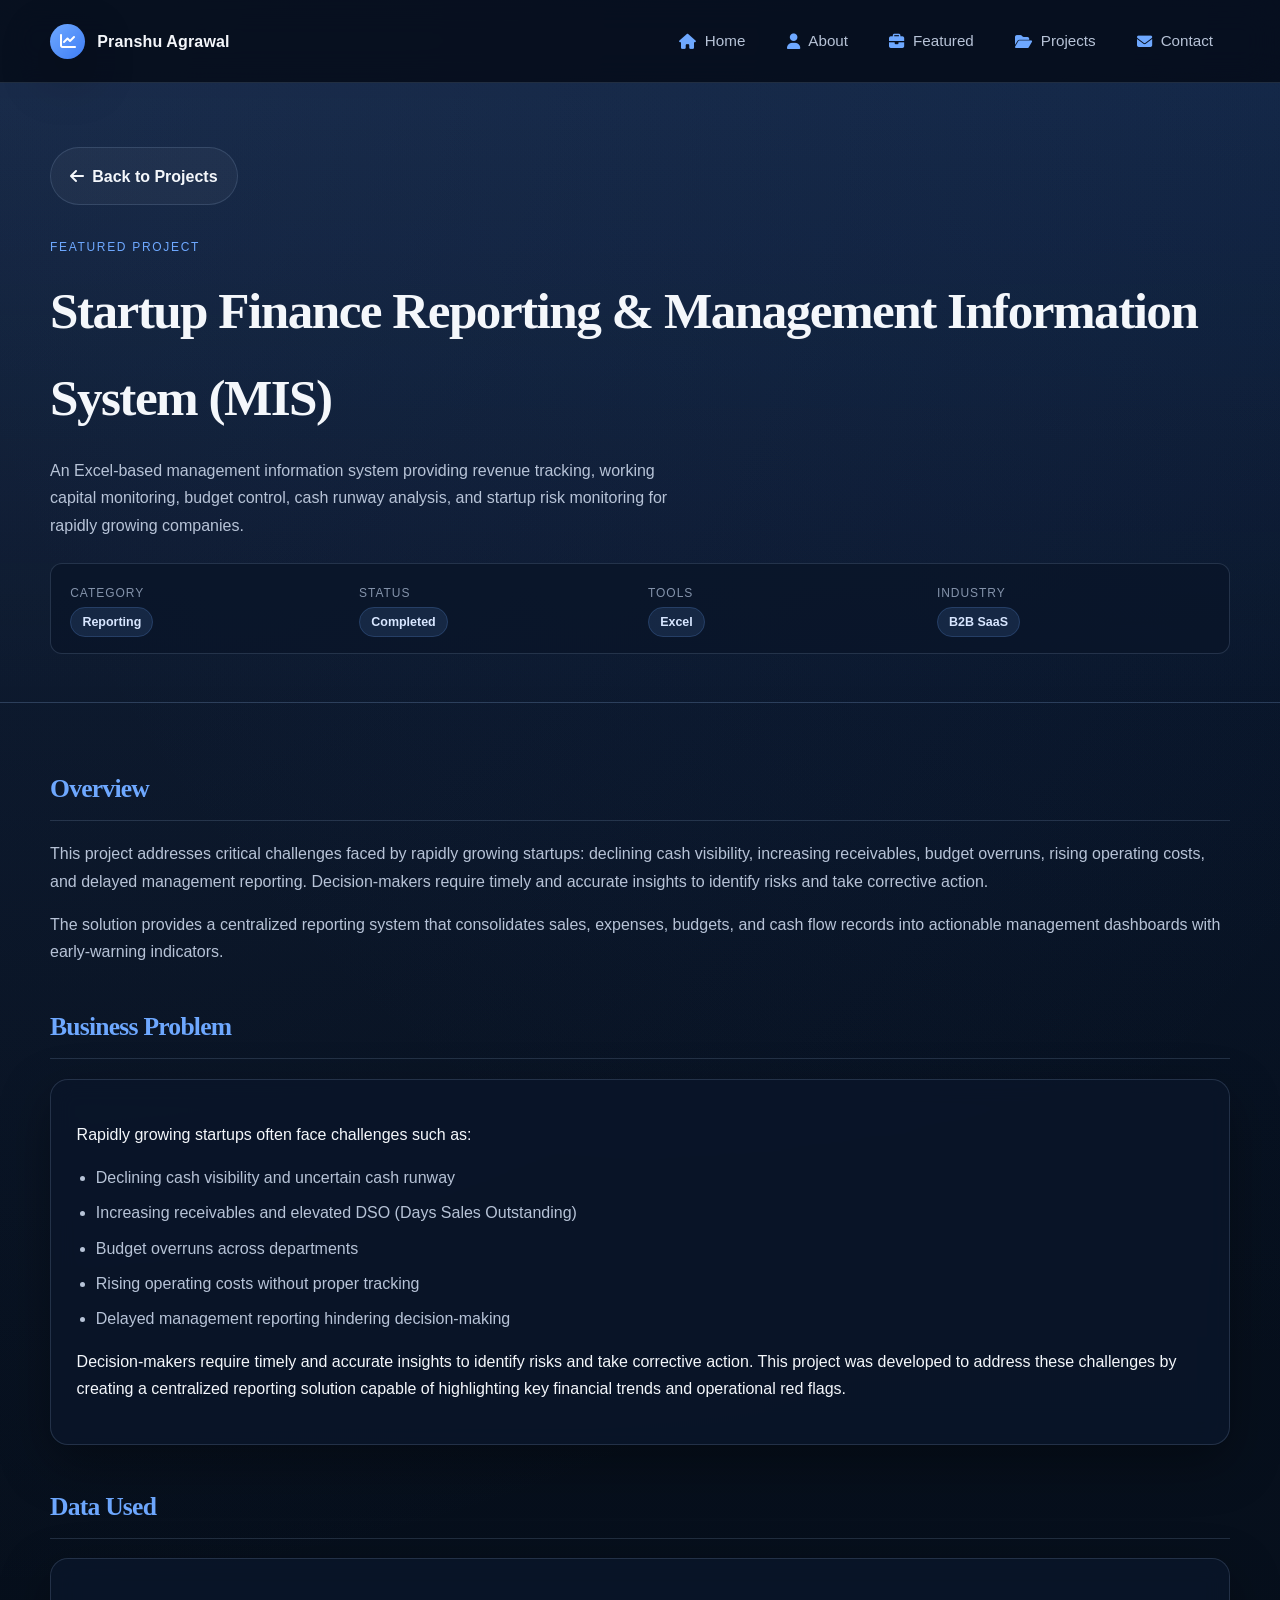
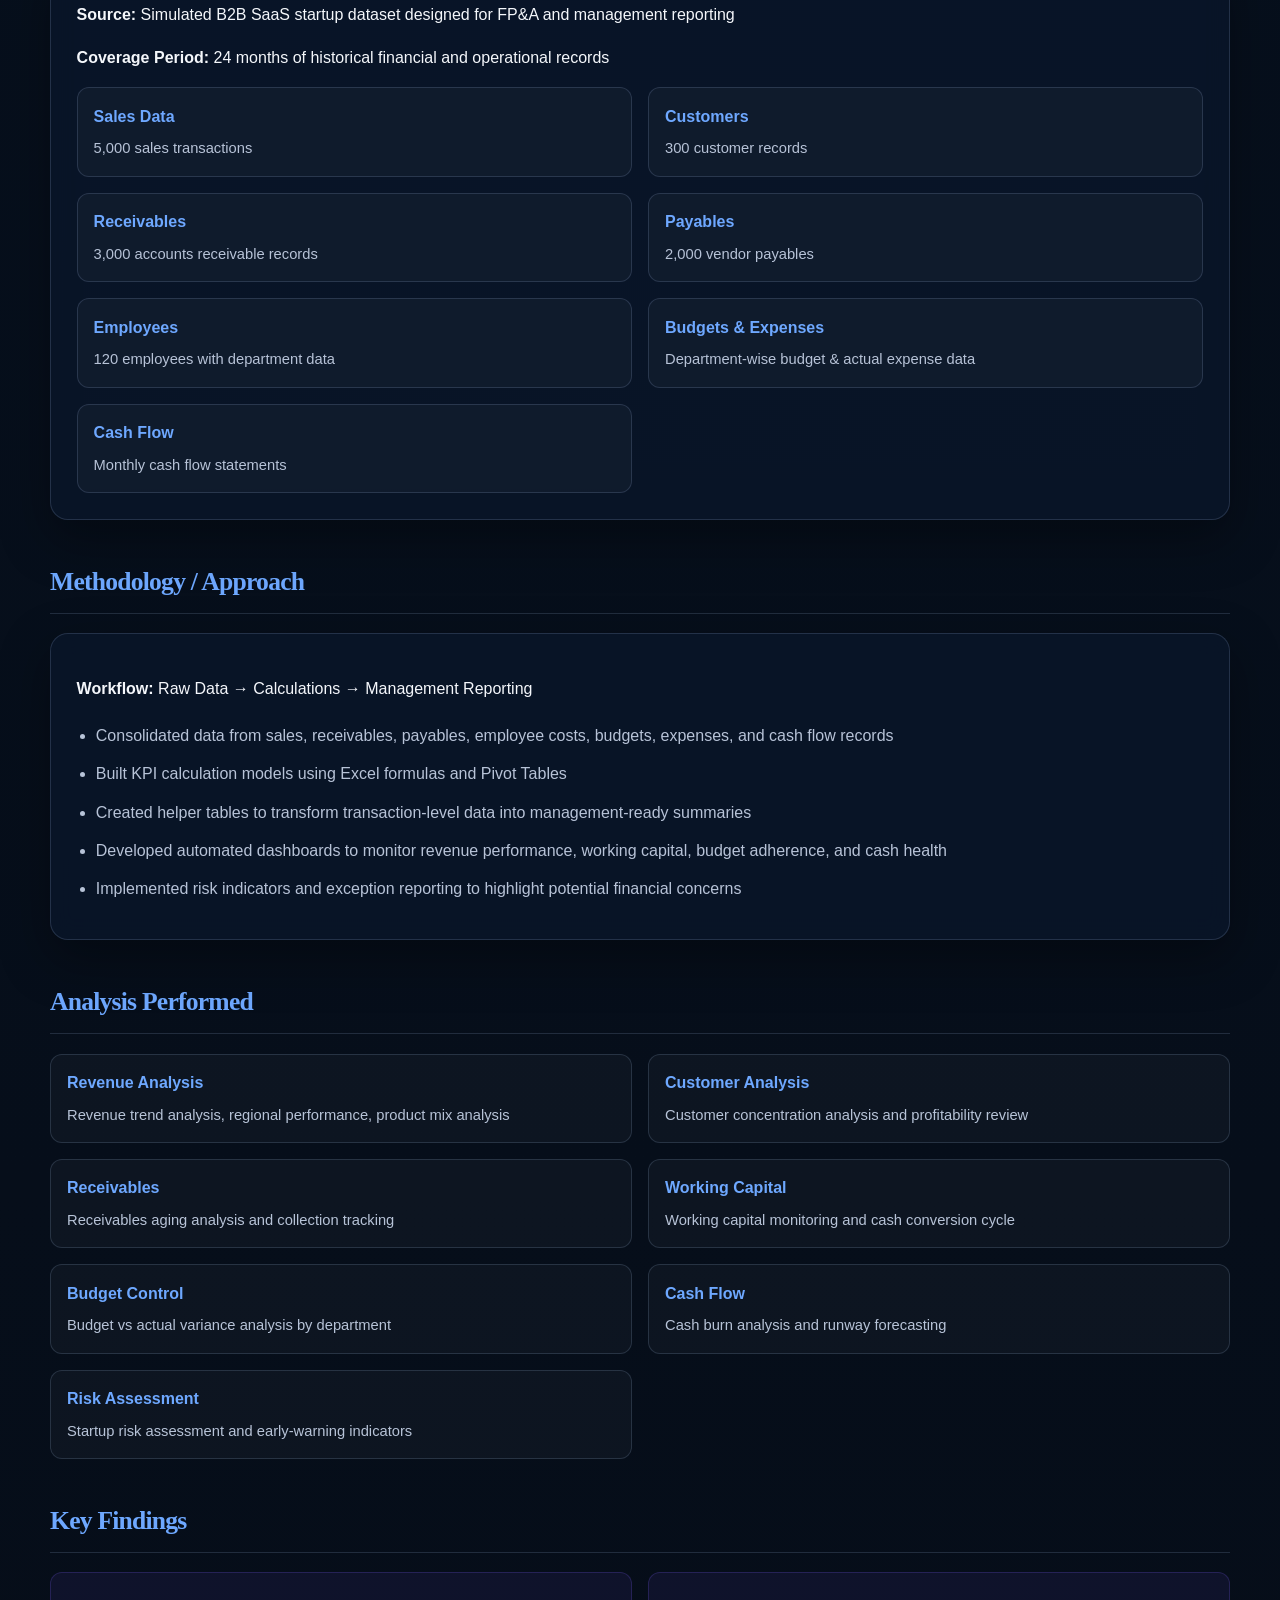
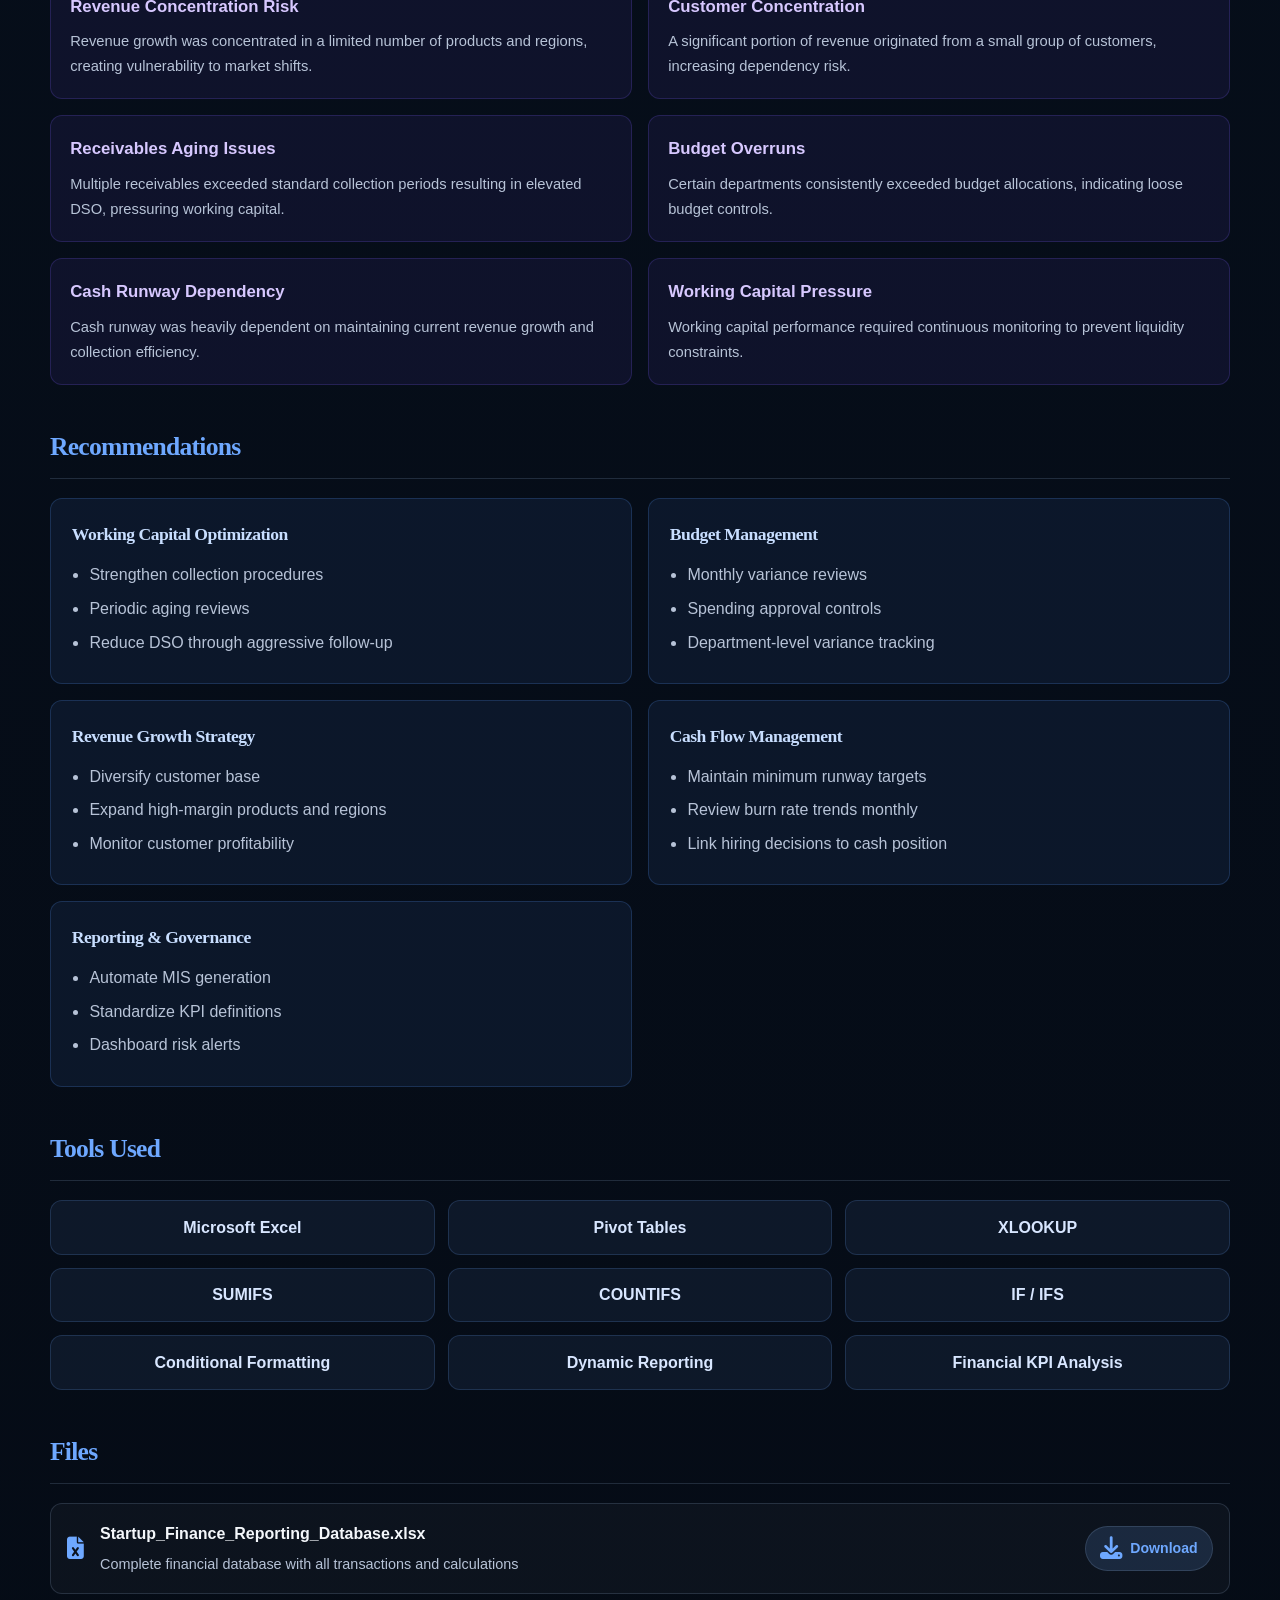
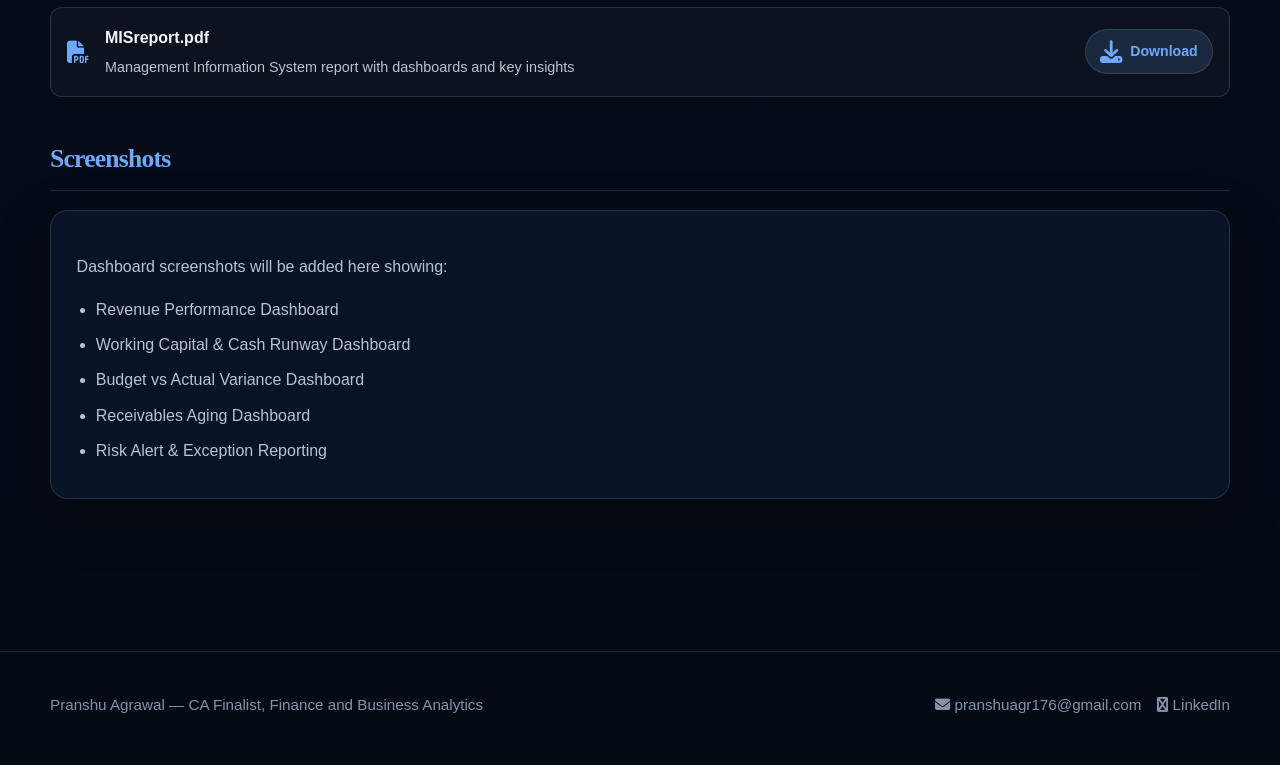
<file: project-mis.HTML>
<!DOCTYPE html>
<html lang="en" data-theme="dark">
<head>
  <meta charset="UTF-8" />
  <meta name="viewport" content="width=device-width, initial-scale=1.0" />
  <title>Startup Finance Reporting & MIS — Pranshu Agrawal</title>
  <meta name="description" content="Case study: Startup Finance Reporting & Management Information System using Excel for FP&A and management reporting." />
  <link rel="preconnect" href="https://api.fontshare.com" />
  <link rel="stylesheet" href="https://api.fontshare.com/v2/css?f[]=boska@400,500,700&f[]=satoshi@400,500,700&display=swap" />
  <link rel="stylesheet" href="https://cdnjs.cloudflare.com/ajax/libs/font-awesome/6.5.0/css/all.min.css" />
  <style>
    :root {
      --bg: #07111f;
      --bg-2: #0b1a2f;
      --surface: rgba(10, 22, 41, 0.86);
      --surface-2: rgba(16, 30, 53, 0.92);
      --border: rgba(156, 181, 218, 0.18);
      --text: #f4f7fb;
      --muted: #b7c3d7;
      --faint: #8493ab;
      --primary: #6ea8ff;
      --primary-2: #3f7ef5;
      --primary-soft: rgba(110, 168, 255, 0.15);
      --shadow: 0 18px 50px rgba(0, 0, 0, 0.35);
      --radius: 18px;
      --radius-sm: 12px;
      --max: 1180px;
      --display: "Boska", Georgia, serif;
      --body: "Satoshi", Arial, sans-serif;
    }

    * { box-sizing: border-box; }
    html { scroll-behavior: smooth; }
    body {
      margin: 0;
      font-family: var(--body);
      background:
        radial-gradient(circle at top left, rgba(74, 115, 204, 0.16), transparent 28%),
        radial-gradient(circle at top right, rgba(32, 84, 187, 0.14), transparent 24%),
        linear-gradient(180deg, var(--bg), #050b15 100%);
      color: var(--text);
      line-height: 1.7;
    }

    a { color: inherit; text-decoration: none; }
    a:hover { text-decoration: underline; }
    img { max-width: 100%; display: block; }
    .container { width: min(calc(100% - 2rem), var(--max)); margin: 0 auto; }
    .section { padding: 4rem 0; }
    .eyebrow {
      text-transform: uppercase;
      letter-spacing: 0.14em;
      font-size: 0.75rem;
      color: var(--faint);
      margin-bottom: 0.6rem;
    }
    .eyebrow-primary {
      color: var(--primary);
    }
    h1, h2, h3, h4 {
      font-family: var(--display);
      letter-spacing: -0.03em;
      margin: 0;
    }
    h1 { font-size: clamp(2.2rem, 4vw, 3.2rem); margin-bottom: 0.8rem; }
    h2 { font-size: clamp(1.6rem, 2vw, 2.2rem); margin-bottom: 1rem; }
    h3 { font-size: 1.4rem; margin-bottom: 0.7rem; }
    .muted { color: var(--muted); }
    .small { color: var(--muted); font-size: 0.96rem; }

    .header {
      position: sticky;
      top: 0;
      z-index: 50;
      background: rgba(5, 11, 21, 0.72);
      backdrop-filter: blur(16px);
      border-bottom: 1px solid var(--border);
    }
    .header-inner {
      display: flex;
      align-items: center;
      justify-content: space-between;
      gap: 1rem;
      padding: 0.9rem 0;
      flex-wrap: wrap;
    }

    .brand {
      display: flex;
      align-items: center;
      gap: 0.75rem;
      font-weight: 700;
      letter-spacing: 0.01em;
      white-space: nowrap;
    }
    .brand-badge {
      width: 2.2rem;
      height: 2.2rem;
      border-radius: 999px;
      display: grid;
      place-items: center;
      background: linear-gradient(135deg, var(--primary), var(--primary-2));
      color: white;
      box-shadow: var(--shadow);
      flex: none;
    }

    .menu-toggle {
      display: none;
      background: rgba(255,255,255,0.06);
      border: 1px solid var(--border);
      color: var(--text);
      padding: 0.7rem 0.9rem;
      border-radius: 12px;
      cursor: pointer;
      font-size: 1rem;
    }

    .nav {
      display: flex;
      align-items: center;
      gap: 0.45rem;
      flex-wrap: wrap;
    }
    .nav a {
      display: inline-flex;
      align-items: center;
      gap: 0.55rem;
      padding: 0.8rem 1rem;
      border-radius: 999px;
      color: var(--muted);
      border: 1px solid transparent;
      transition: 0.2s ease;
      font-size: 0.95rem;
    }
    .nav a:hover, .nav a:focus-visible {
      color: var(--text);
      background: var(--primary-soft);
      border-color: var(--border);
    }
    .nav i { color: var(--primary); }

    .project-header {
      padding: 4rem 0 3rem;
      border-bottom: 1px solid var(--border);
      background: linear-gradient(180deg, rgba(110,168,255,0.08), transparent);
    }
    .project-meta {
      display: grid;
      grid-template-columns: repeat(4, minmax(0, 1fr));
      gap: 1rem;
      margin-top: 1.5rem;
      padding: 1.2rem;
      background: var(--surface);
      border: 1px solid var(--border);
      border-radius: var(--radius-sm);
    }
    @media (max-width: 768px) {
      .project-meta { grid-template-columns: repeat(2, minmax(0, 1fr)); }
    }
    .meta-item {
      display: flex;
      flex-direction: column;
      gap: 0.3rem;
    }
    .meta-label {
      font-size: 0.75rem;
      color: var(--faint);
      text-transform: uppercase;
      letter-spacing: 0.08em;
    }
    .meta-value {
      font-size: 0.95rem;
      color: var(--text);
      font-weight: 600;
    }
    .tag {
      padding: 0.45rem 0.7rem;
      border-radius: 999px;
      font-size: 0.78rem;
      color: #d8e6ff;
      background: rgba(110,168,255,0.12);
      border: 1px solid rgba(110,168,255,0.18);
    }

    .card {
      background: var(--surface);
      border: 1px solid var(--border);
      border-radius: var(--radius);
      box-shadow: var(--shadow);
      backdrop-filter: blur(12px);
      padding: 1.6rem;
      margin-bottom: 1.5rem;
    }

    .detail-section {
      margin-bottom: 2.5rem;
    }
    .detail-section h2 {
      color: var(--primary);
      border-bottom: 1px solid var(--border);
      padding-bottom: 0.6rem;
      margin-bottom: 1.2rem;
    }

    .list-grid {
      display: grid;
      grid-template-columns: repeat(2, minmax(0, 1fr));
      gap: 1rem;
    }
    @media (max-width: 768px) {
      .list-grid { grid-template-columns: 1fr; }
    }
    .list-item {
      padding: 0.9rem 1rem;
      background: rgba(255,255,255,0.03);
      border: 1px solid var(--border);
      border-radius: var(--radius-sm);
    }
    .list-item strong {
      color: var(--primary);
      display: block;
      margin-bottom: 0.4rem;
    }
    .list-item p {
      color: var(--muted);
      font-size: 0.92rem;
      margin: 0;
    }

    .findings-grid {
      display: grid;
      grid-template-columns: repeat(2, minmax(0, 1fr));
      gap: 1rem;
    }
    @media (max-width: 768px) {
      .findings-grid { grid-template-columns: 1fr; }
    }
    .finding-card {
      padding: 1.2rem;
      background: rgba(124, 89, 255, 0.08);
      border: 1px solid rgba(124, 89, 255, 0.2);
      border-radius: var(--radius-sm);
    }
    .finding-card strong {
      color: #d7c8ff;
      display: block;
      margin-bottom: 0.5rem;
      font-size: 1.05rem;
    }
    .finding-card p {
      color: var(--muted);
      font-size: 0.92rem;
      margin: 0;
    }

    .recommendation-grid {
      display: grid;
      grid-template-columns: repeat(2, minmax(0, 1fr));
      gap: 1rem;
    }
    @media (max-width: 768px) {
      .recommendation-grid { grid-template-columns: 1fr; }
    }
    .rec-card {
      padding: 1.3rem;
      background: rgba(86, 150, 255, 0.08);
      border: 1px solid rgba(86, 150, 255, 0.2);
      border-radius: var(--radius-sm);
    }
    .rec-card h4 {
      color: #c8deff;
      margin-bottom: 0.7rem;
      font-size: 1.1rem;
    }
    .rec-card ul {
      margin: 0;
      padding-left: 1.1rem;
      color: var(--muted);
    }
    .rec-card li {
      margin-bottom: 0.4rem;
    }

    .tools-list {
      display: grid;
      grid-template-columns: repeat(3, minmax(0, 1fr));
      gap: 0.8rem;
    }
    @media (max-width: 768px) {
      .tools-list { grid-template-columns: repeat(2, minmax(0, 1fr)); }
    }
    .tool-item {
      padding: 0.8rem 0.9rem;
      background: rgba(110,168,255,0.08);
      border: 1px solid rgba(110,168,255,0.18);
      border-radius: var(--radius-sm);
      color: #d8e6ff;
      font-weight: 600;
      text-align: center;
    }

    .files-list {
      display: grid;
      gap: 0.8rem;
    }
    .file-item {
      display: flex;
      align-items: center;
      gap: 1rem;
      padding: 1rem;
      background: rgba(255,255,255,0.03);
      border: 1px solid var(--border);
      border-radius: var(--radius-sm);
    }
    .file-item i {
      color: var(--primary);
      font-size: 1.4rem;
    }
    .file-info {
      flex: 1;
    }
    .file-name {
      color: var(--text);
      font-weight: 600;
      margin-bottom: 0.3rem;
    }
    .file-desc {
      color: var(--muted);
      font-size: 0.9rem;
    }
    .file-link {
      display: inline-flex;
      align-items: center;
      gap: 0.5rem;
      padding: 0.6rem 0.9rem;
      background: var(--primary-soft);
      border: 1px solid var(--border);
      border-radius: 999px;
      color: var(--primary);
      font-weight: 700;
      font-size: 0.88rem;
      text-decoration: none;
    }
    .file-link:hover {
      background: var(--primary);
      color: #08101d;
    }

    .back-btn {
      display: inline-flex;
      align-items: center;
      gap: 0.5rem;
      padding: 0.9rem 1.2rem;
      background: rgba(255,255,255,0.04);
      border: 1px solid var(--border);
      border-radius: 999px;
      color: var(--text);
      font-weight: 700;
      margin-bottom: 2rem;
      text-decoration: none;
    }
    .back-btn:hover {
      background: var(--primary-soft);
      border-color: var(--border);
    }

    .footer {
      padding: 2.5rem 0 3rem;
      color: var(--faint);
      font-size: 0.95rem;
      border-top: 1px solid var(--border);
      margin-top: 3rem;
    }

    @media (max-width: 980px) {
      .nav {
        display: none;
        width: 100%;
        flex-direction: column;
        align-items: stretch;
        margin-top: 0.8rem;
      }
      .nav.open { display: flex; }
      .menu-toggle { display: inline-flex; }
      .nav a {
        width: 100%;
        justify-content: flex-start;
        border: 1px solid var(--border);
        background: rgba(255,255,255,0.03);
      }
    }
  </style>
</head>
<body>
  <header class="header">
    <div class="container header-inner">
      <a class="brand" href="index.html">
        <span class="brand-badge"><i class="fa-solid fa-chart-line"></i></span>
        <span>Pranshu Agrawal</span>
      </a>

      <button class="menu-toggle" id="menuToggle" aria-label="Toggle navigation">
        <i class="fa-solid fa-bars"></i>
      </button>

      <nav class="nav" id="siteNav" aria-label="Primary navigation">
        <a href="index.html#home"><i class="fa-solid fa-house"></i><span>Home</span></a>
        <a href="index.html#about"><i class="fa-solid fa-user"></i><span>About</span></a>
        <a href="index.html#featured"><i class="fa-solid fa-briefcase"></i><span>Featured</span></a>
        <a href="index.html#projects"><i class="fa-solid fa-folder-open"></i><span>Projects</span></a>
        <a href="index.html#contact"><i class="fa-solid fa-envelope"></i><span>Contact</span></a>
      </nav>
    </div>
  </header>

  <main>
    <section class="project-header">
      <div class="container">
        <a class="back-btn" href="index.html#featured">
          <i class="fa-solid fa-arrow-left"></i> Back to Projects
        </a>
        <div class="eyebrow eyebrow-primary">Featured Project</div>
        <h1>Startup Finance Reporting & Management Information System (MIS)</h1>
        <p class="muted" style="max-width: 70ch; margin-top: 1rem;">
          An Excel-based management information system providing revenue tracking, working capital monitoring, budget control, cash runway analysis, and startup risk monitoring for rapidly growing companies.
        </p>

        <div class="project-meta">
          <div class="meta-item">
            <span class="meta-label">Category</span>
            <span class="meta-value"><span class="tag">Reporting</span></span>
          </div>
          <div class="meta-item">
            <span class="meta-label">Status</span>
            <span class="meta-value"><span class="tag completed">Completed</span></span>
          </div>
          <div class="meta-item">
            <span class="meta-label">Tools</span>
            <span class="meta-value"><span class="tag">Excel</span></span>
          </div>
          <div class="meta-item">
            <span class="meta-label">Industry</span>
            <span class="meta-value"><span class="tag">B2B SaaS</span></span>
          </div>
        </div>
      </div>
    </section>

    <section class="section">
      <div class="container">
        
        <div class="detail-section">
          <h2>Overview</h2>
          <p class="muted">
            This project addresses critical challenges faced by rapidly growing startups: declining cash visibility, increasing receivables, budget overruns, rising operating costs, and delayed management reporting. Decision-makers require timely and accurate insights to identify risks and take corrective action.
          </p>
          <p class="muted" style="margin-top: 1rem;">
            The solution provides a centralized reporting system that consolidates sales, expenses, budgets, and cash flow records into actionable management dashboards with early-warning indicators.
          </p>
        </div>

        <div class="detail-section">
          <h2>Business Problem</h2>
          <div class="card">
            <p>Rapidly growing startups often face challenges such as:</p>
            <ul style="margin: 0; padding-left: 1.2rem; color: var(--muted);">
              <li style="margin-bottom: 0.5rem;">Declining cash visibility and uncertain cash runway</li>
              <li style="margin-bottom: 0.5rem;">Increasing receivables and elevated DSO (Days Sales Outstanding)</li>
              <li style="margin-bottom: 0.5rem;">Budget overruns across departments</li>
              <li style="margin-bottom: 0.5rem;">Rising operating costs without proper tracking</li>
              <li style="margin-bottom: 0.5rem;">Delayed management reporting hindering decision-making</li>
            </ul>
            <p style="margin-top: 1rem;">
              Decision-makers require timely and accurate insights to identify risks and take corrective action. This project was developed to address these challenges by creating a centralized reporting solution capable of highlighting key financial trends and operational red flags.
            </p>
          </div>
        </div>

        <div class="detail-section">
          <h2>Data Used</h2>
          <div class="card">
            <p style="margin-bottom: 1rem;"><strong>Source:</strong> Simulated B2B SaaS startup dataset designed for FP&A and management reporting</p>
            <p style="margin-bottom: 1rem;"><strong>Coverage Period:</strong> 24 months of historical financial and operational records</p>
            
            <div class="list-grid">
              <div class="list-item">
                <strong>Sales Data</strong>
                <p>5,000 sales transactions</p>
              </div>
              <div class="list-item">
                <strong>Customers</strong>
                <p>300 customer records</p>
              </div>
              <div class="list-item">
                <strong>Receivables</strong>
                <p>3,000 accounts receivable records</p>
              </div>
              <div class="list-item">
                <strong>Payables</strong>
                <p>2,000 vendor payables</p>
              </div>
              <div class="list-item">
                <strong>Employees</strong>
                <p>120 employees with department data</p>
              </div>
              <div class="list-item">
                <strong>Budgets & Expenses</strong>
                <p>Department-wise budget & actual expense data</p>
              </div>
              <div class="list-item">
                <strong>Cash Flow</strong>
                <p>Monthly cash flow statements</p>
              </div>
            </div>
          </div>
        </div>

        <div class="detail-section">
          <h2>Methodology / Approach</h2>
          <div class="card">
            <p style="margin-bottom: 1.2rem;"><strong>Workflow:</strong> Raw Data → Calculations → Management Reporting</p>
            
            <ul style="margin: 0; padding-left: 1.2rem; color: var(--muted);">
              <li style="margin-bottom: 0.7rem;">Consolidated data from sales, receivables, payables, employee costs, budgets, expenses, and cash flow records</li>
              <li style="margin-bottom: 0.7rem;">Built KPI calculation models using Excel formulas and Pivot Tables</li>
              <li style="margin-bottom: 0.7rem;">Created helper tables to transform transaction-level data into management-ready summaries</li>
              <li style="margin-bottom: 0.7rem;">Developed automated dashboards to monitor revenue performance, working capital, budget adherence, and cash health</li>
              <li style="margin-bottom: 0.7rem;">Implemented risk indicators and exception reporting to highlight potential financial concerns</li>
            </ul>
          </div>
        </div>

        <div class="detail-section">
          <h2>Analysis Performed</h2>
          <div class="list-grid">
            <div class="list-item">
              <strong>Revenue Analysis</strong>
              <p>Revenue trend analysis, regional performance, product mix analysis</p>
            </div>
            <div class="list-item">
              <strong>Customer Analysis</strong>
              <p>Customer concentration analysis and profitability review</p>
            </div>
            <div class="list-item">
              <strong>Receivables</strong>
              <p>Receivables aging analysis and collection tracking</p>
            </div>
            <div class="list-item">
              <strong>Working Capital</strong>
              <p>Working capital monitoring and cash conversion cycle</p>
            </div>
            <div class="list-item">
              <strong>Budget Control</strong>
              <p>Budget vs actual variance analysis by department</p>
            </div>
            <div class="list-item">
              <strong>Cash Flow</strong>
              <p>Cash burn analysis and runway forecasting</p>
            </div>
            <div class="list-item">
              <strong>Risk Assessment</strong>
              <p>Startup risk assessment and early-warning indicators</p>
            </div>
          </div>
        </div>

        <div class="detail-section">
          <h2>Key Findings</h2>
          <div class="findings-grid">
            <div class="finding-card">
              <strong>Revenue Concentration Risk</strong>
              <p>Revenue growth was concentrated in a limited number of products and regions, creating vulnerability to market shifts.</p>
            </div>
            <div class="finding-card">
              <strong>Customer Concentration</strong>
              <p>A significant portion of revenue originated from a small group of customers, increasing dependency risk.</p>
            </div>
            <div class="finding-card">
              <strong>Receivables Aging Issues</strong>
              <p>Multiple receivables exceeded standard collection periods resulting in elevated DSO, pressuring working capital.</p>
            </div>
            <div class="finding-card">
              <strong>Budget Overruns</strong>
              <p>Certain departments consistently exceeded budget allocations, indicating loose budget controls.</p>
            </div>
            <div class="finding-card">
              <strong>Cash Runway Dependency</strong>
              <p>Cash runway was heavily dependent on maintaining current revenue growth and collection efficiency.</p>
            </div>
            <div class="finding-card">
              <strong>Working Capital Pressure</strong>
              <p>Working capital performance required continuous monitoring to prevent liquidity constraints.</p>
            </div>
          </div>
        </div>

        <div class="detail-section">
          <h2>Recommendations</h2>
          <div class="recommendation-grid">
            <div class="rec-card">
              <h4>Working Capital Optimization</h4>
              <ul>
                <li>Strengthen collection procedures</li>
                <li>Periodic aging reviews</li>
                <li>Reduce DSO through aggressive follow-up</li>
              </ul>
            </div>
            <div class="rec-card">
              <h4>Budget Management</h4>
              <ul>
                <li>Monthly variance reviews</li>
                <li>Spending approval controls</li>
                <li>Department-level variance tracking</li>
              </ul>
            </div>
            <div class="rec-card">
              <h4>Revenue Growth Strategy</h4>
              <ul>
                <li>Diversify customer base</li>
                <li>Expand high-margin products and regions</li>
                <li>Monitor customer profitability</li>
              </ul>
            </div>
            <div class="rec-card">
              <h4>Cash Flow Management</h4>
              <ul>
                <li>Maintain minimum runway targets</li>
                <li>Review burn rate trends monthly</li>
                <li>Link hiring decisions to cash position</li>
              </ul>
            </div>
            <div class="rec-card">
              <h4>Reporting & Governance</h4>
              <ul>
                <li>Automate MIS generation</li>
                <li>Standardize KPI definitions</li>
                <li>Dashboard risk alerts</li>
              </ul>
            </div>
          </div>
        </div>

        <div class="detail-section">
          <h2>Tools Used</h2>
          <div class="tools-list">
            <div class="tool-item">Microsoft Excel</div>
            <div class="tool-item">Pivot Tables</div>
            <div class="tool-item">XLOOKUP</div>
            <div class="tool-item">SUMIFS</div>
            <div class="tool-item">COUNTIFS</div>
            <div class="tool-item">IF / IFS</div>
            <div class="tool-item">Conditional Formatting</div>
            <div class="tool-item">Dynamic Reporting</div>
            <div class="tool-item">Financial KPI Analysis</div>
          </div>
        </div>

        <div class="detail-section">
          <h2>Files</h2>
          <div class="files-list">
            <div class="file-item">
              <i class="fa-solid fa-file-excel"></i>
              <div class="file-info">
                <div class="file-name">Startup_Finance_Reporting_Database.xlsx</div>
                <div class="file-desc">Complete financial database with all transactions and calculations</div>
              </div>
              <a class="file-link" href="assets/files/Startup_Finance_Reporting_Database.xlsx" target="_blank" rel="noopener noreferrer">
                <i class="fa-solid fa-download"></i> Download
              </a>
            </div>
            <div class="file-item">
              <i class="fa-solid fa-file-pdf"></i>
              <div class="file-info">
                <div class="file-name">MISreport.pdf</div>
                <div class="file-desc">Management Information System report with dashboards and key insights</div>
              </div>
              <a class="file-link" href="assets/files/MISreport.pdf" target="_blank" rel="noopener noreferrer">
                <i class="fa-solid fa-download"></i> Download
              </a>
            </div>
          </div>
        </div>

        <div class="detail-section">
          <h2>Screenshots</h2>
          <div class="card">
            <p class="muted">Dashboard screenshots will be added here showing:</p>
            <ul style="margin: 0; padding-left: 1.2rem; color: var(--muted); margin-top: 1rem;">
              <li style="margin-bottom: 0.5rem;">Revenue Performance Dashboard</li>
              <li style="margin-bottom: 0.5rem;">Working Capital & Cash Runway Dashboard</li>
              <li style="margin-bottom: 0.5rem;">Budget vs Actual Variance Dashboard</li>
              <li style="margin-bottom: 0.5rem;">Receivables Aging Dashboard</li>
              <li style="margin-bottom: 0.5rem;">Risk Alert & Exception Reporting</li>
            </ul>
          </div>
        </div>

      </div>
    </section>
  </main>

  <footer class="footer">
    <div class="container">
      <div style="display: flex; justify-content: space-between; align-items: center; flex-wrap: wrap; gap: 1rem;">
        <div>Pranshu Agrawal — CA Finalist, Finance and Business Analytics</div>
        <div style="display: flex; gap: 1rem;">
          <a href="index.html#contact"><i class="fa-solid fa-envelope"></i> pranshuagr176@gmail.com</a>
          <a href="https://linkedin.com/in/pranshuagrawal0410"><i class="fa-solid fa-linkedin"></i> LinkedIn</a>
        </div>
      </div>
    </div>
  </footer>

  <script>
    const menuToggle = document.getElementById("menuToggle");
    const siteNav = document.getElementById("siteNav");
    if (menuToggle && siteNav) {
      menuToggle.addEventListener("click", () => siteNav.classList.toggle("open"));
      siteNav.querySelectorAll("a").forEach(link => link.addEventListener("click", () => siteNav.classList.remove("open")));
    }
  </script>
</body>
</html>
</file>
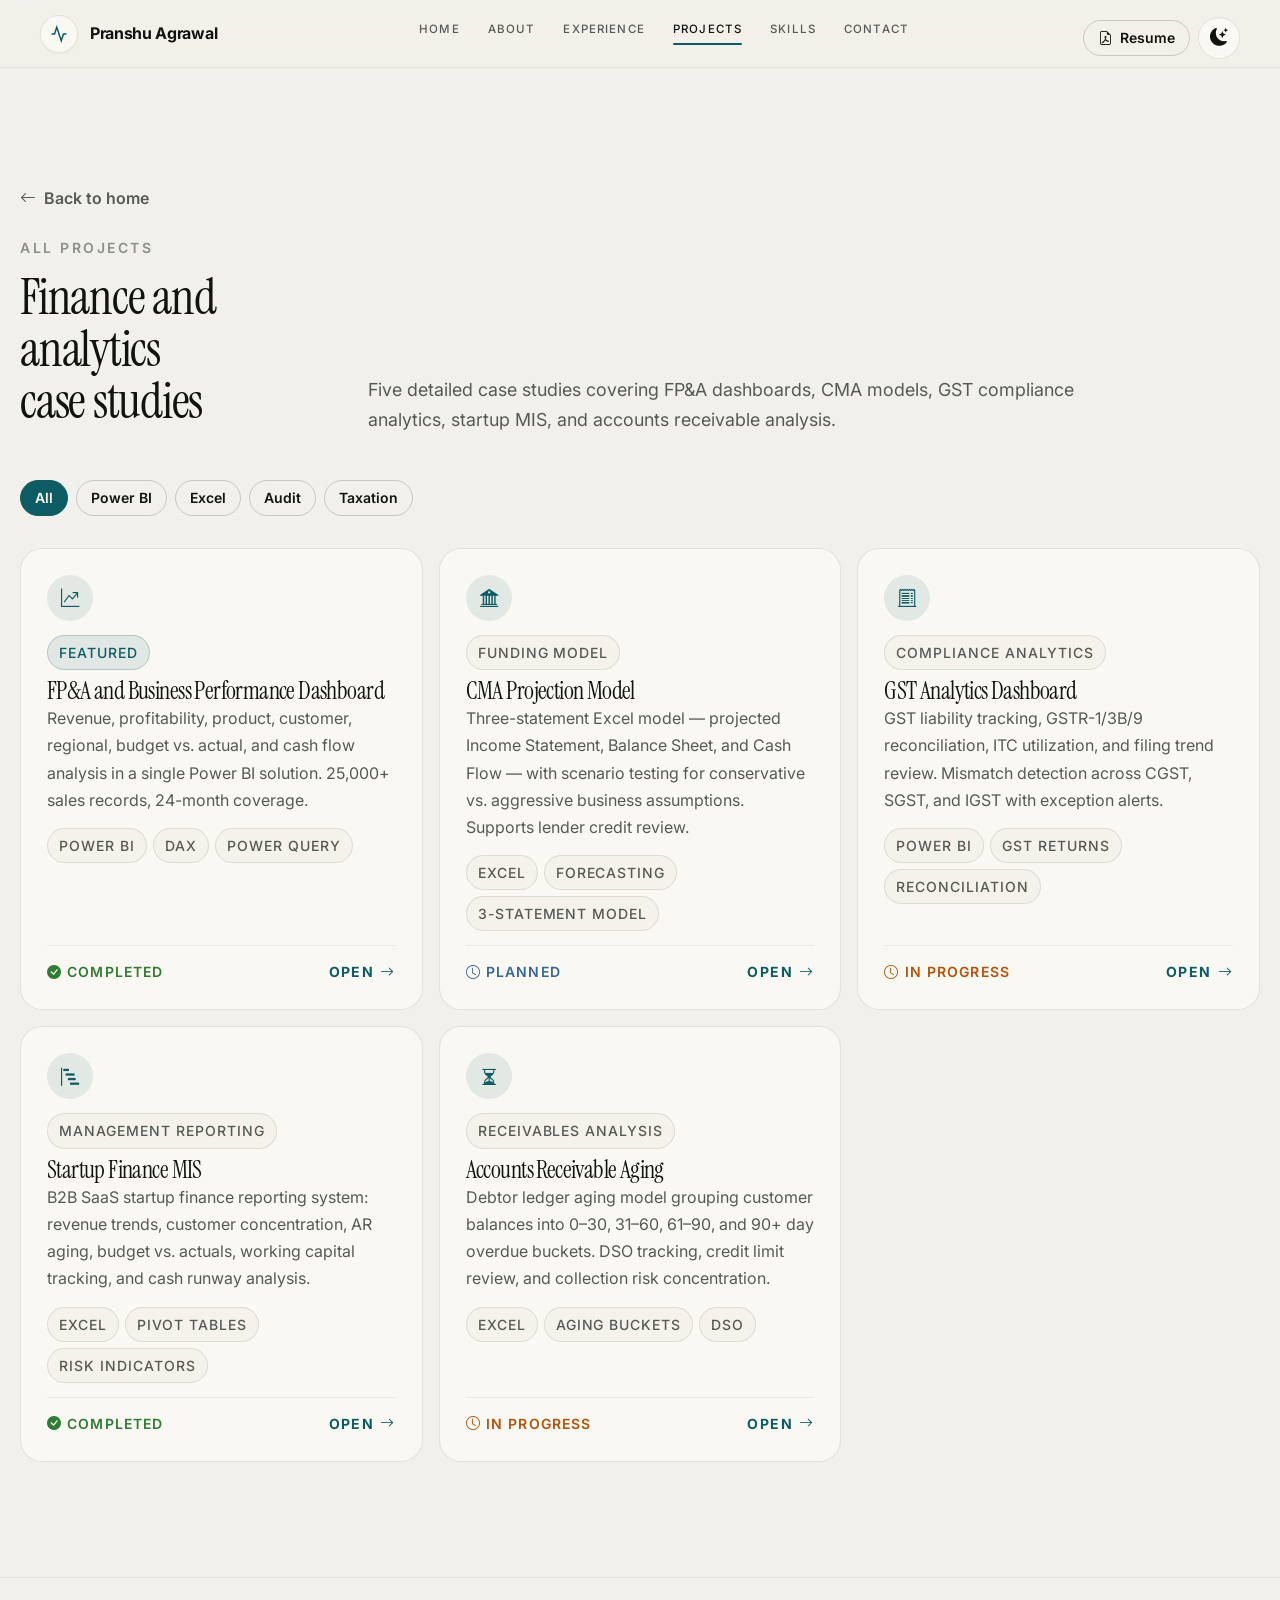
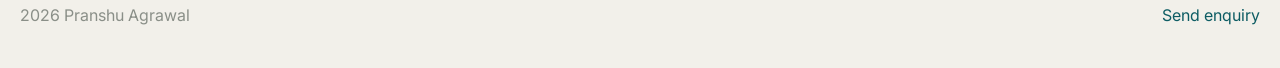
<file: projects.html>
<!DOCTYPE html>
<html lang="en" data-theme="light">
<head>
  <meta charset="UTF-8" />
  <meta name="viewport" content="width=device-width, initial-scale=1.0" />
  <title>All Projects — Pranshu Agrawal</title>
  <meta name="description" content="Finance, audit, BI, and analytics case studies by Pranshu Agrawal — filterable project portfolio." />
  <link rel="preconnect" href="https://fonts.googleapis.com">
  <link rel="preconnect" href="https://fonts.gstatic.com" crossorigin>
  <link href="https://fonts.googleapis.com/css2?family=Inter:wght@400;500;600;700;800&family=Instrument+Serif:ital@0;1&display=swap" rel="stylesheet">
  <link href="https://cdn.jsdelivr.net/npm/bootstrap@5.3.8/dist/css/bootstrap.min.css" rel="stylesheet">
  <link rel="stylesheet" href="https://cdn.jsdelivr.net/npm/bootstrap-icons@1.11.3/font/bootstrap-icons.min.css">
  <link href="https://unpkg.com/aos@2.3.4/dist/aos.css" rel="stylesheet">
  <link rel="stylesheet" href="css/style.css">
</head>
<body>
  <!-- NAVBAR (same on every page) -->
  <header class="site-header">
    <nav class="navbar navbar-expand-lg" aria-label="Main navigation">
      <div class="wrap" style="width:100%; max-width:var(--max-w); margin-inline:auto; display:flex; align-items:center; justify-content:space-between; gap:12px; padding-inline:max(20px,(100% - var(--max-w))/2);">
        <a class="navbar-brand" href="index.html">
          <span class="brand-logo"><svg width="18" height="18" viewBox="0 0 24 24" fill="none" stroke="currentColor" stroke-width="2"><polyline points="22 12 18 12 15 21 9 3 6 12 2 12"/></svg></span>
          Pranshu Agrawal
        </a>
        <button class="navbar-toggler" type="button" data-bs-toggle="collapse" data-bs-target="#mainNav2" aria-expanded="false"><i class="bi bi-list" style="font-size:1.3rem;"></i></button>
        <div class="collapse navbar-collapse" id="mainNav2">
          <ul class="navbar-nav mx-auto mb-2 mb-lg-0 gap-1">
            <li class="nav-item"><a class="nav-link" href="index.html#hero">Home</a></li>
            <li class="nav-item"><a class="nav-link" href="index.html#about">About</a></li>
            <li class="nav-item"><a class="nav-link" href="index.html#experience">Experience</a></li>
            <li class="nav-item"><a class="nav-link active" href="projects.html">Projects</a></li>
            <li class="nav-item"><a class="nav-link" href="index.html#skills">Skills</a></li>
            <li class="nav-item"><a class="nav-link" href="index.html#contact">Contact</a></li>
          </ul>
          <div class="d-flex align-items-center gap-2 mt-2 mt-lg-0">
            <a class="btn-outline-swiss btn-sm-swiss" href="assets/resume.pdf" target="_blank"><i class="bi bi-file-earmark-pdf"></i> Resume</a>
            <button class="theme-btn" type="button" data-theme-toggle><i class="bi bi-moon-stars-fill"></i></button>
          </div>
        </div>
      </div>
    </nav>
  </header>

  <main>
    <section class="section">
      <div class="wrap">
        <a class="back-link" href="index.html"><i class="bi bi-arrow-left"></i> Back to home</a>
        <div class="section-head" data-aos="fade-up">
          <div><span class="kicker">All projects</span><h1 class="heading-xl">Finance and analytics case studies</h1></div>
          <p>Five detailed case studies covering FP&A dashboards, CMA models, GST compliance analytics, startup MIS, and accounts receivable analysis.</p>
        </div>

        <!-- Filter buttons -->
        <div class="d-flex flex-wrap gap-2 mb-8" data-aos="fade-up">
          <button class="btn-swiss btn-sm-swiss" data-filter="all">All</button>
          <button class="btn-outline-swiss btn-sm-swiss" data-filter="powerbi">Power BI</button>
          <button class="btn-outline-swiss btn-sm-swiss" data-filter="excel">Excel</button>
          <button class="btn-outline-swiss btn-sm-swiss" data-filter="audit">Audit</button>
          <button class="btn-outline-swiss btn-sm-swiss" data-filter="tax">Taxation</button>
        </div>

        <div class="projects-grid">
          <article class="project-card" data-category="powerbi fpa" data-aos="fade-up">
            <div class="project-icon"><i class="bi bi-graph-up-arrow"></i></div>
            <div>
              <span class="chip chip-primary mb-2">Featured</span>
              <h3>FP&A and Business Performance Dashboard</h3>
              <p>Revenue, profitability, product, customer, regional, budget vs. actual, and cash flow analysis in a single Power BI solution. 25,000+ sales records, 24-month coverage.</p>
            </div>
            <div class="project-chips"><span class="chip">Power BI</span><span class="chip">DAX</span><span class="chip">Power Query</span></div>
            <div class="project-foot">
              <span class="project-status status-complete"><i class="bi bi-check-circle-fill"></i> Completed</span>
              <a class="project-link" href="project-fpa.html">Open <i class="bi bi-arrow-right"></i></a>
            </div>
          </article>

          <article class="project-card" data-category="excel forecast" data-aos="fade-up">
            <div class="project-icon"><i class="bi bi-bank2"></i></div>
            <div>
              <span class="chip mb-2">Funding model</span>
              <h3>CMA Projection Model</h3>
              <p>Three-statement Excel model — projected Income Statement, Balance Sheet, and Cash Flow — with scenario testing for conservative vs. aggressive business assumptions. Supports lender credit review.</p>
            </div>
            <div class="project-chips"><span class="chip">Excel</span><span class="chip">Forecasting</span><span class="chip">3-statement model</span></div>
            <div class="project-foot">
              <span class="project-status status-planned"><i class="bi bi-clock"></i> Planned</span>
              <a class="project-link" href="project-cma.html">Open <i class="bi bi-arrow-right"></i></a>
            </div>
          </article>

          <article class="project-card" data-category="powerbi tax audit" data-aos="fade-up">
            <div class="project-icon"><i class="bi bi-receipt-cutoff"></i></div>
            <div>
              <span class="chip mb-2">Compliance analytics</span>
              <h3>GST Analytics Dashboard</h3>
              <p>GST liability tracking, GSTR-1/3B/9 reconciliation, ITC utilization, and filing trend review. Mismatch detection across CGST, SGST, and IGST with exception alerts.</p>
            </div>
            <div class="project-chips"><span class="chip">Power BI</span><span class="chip">GST returns</span><span class="chip">Reconciliation</span></div>
            <div class="project-foot">
              <span class="project-status status-progress"><i class="bi bi-clock"></i> In progress</span>
              <a class="project-link" href="project-gst.html">Open <i class="bi bi-arrow-right"></i></a>
            </div>
          </article>

          <article class="project-card" data-category="excel mis" data-aos="fade-up">
            <div class="project-icon"><i class="bi bi-bar-chart-steps"></i></div>
            <div>
              <span class="chip mb-2">Management reporting</span>
              <h3>Startup Finance MIS</h3>
              <p>B2B SaaS startup finance reporting system: revenue trends, customer concentration, AR aging, budget vs. actuals, working capital tracking, and cash runway analysis.</p>
            </div>
            <div class="project-chips"><span class="chip">Excel</span><span class="chip">Pivot tables</span><span class="chip">Risk indicators</span></div>
            <div class="project-foot">
              <span class="project-status status-complete"><i class="bi bi-check-circle-fill"></i> Completed</span>
              <a class="project-link" href="project-mis.html">Open <i class="bi bi-arrow-right"></i></a>
            </div>
          </article>

          <article class="project-card" data-category="excel audit" data-aos="fade-up">
            <div class="project-icon"><i class="bi bi-hourglass-split"></i></div>
            <div>
              <span class="chip mb-2">Receivables analysis</span>
              <h3>Accounts Receivable Aging</h3>
              <p>Debtor ledger aging model grouping customer balances into 0–30, 31–60, 61–90, and 90+ day overdue buckets. DSO tracking, credit limit review, and collection risk concentration.</p>
            </div>
            <div class="project-chips"><span class="chip">Excel</span><span class="chip">Aging buckets</span><span class="chip">DSO</span></div>
            <div class="project-foot">
              <span class="project-status status-progress"><i class="bi bi-clock"></i> In progress</span>
              <a class="project-link" href="project-ar.html">Open <i class="bi bi-arrow-right"></i></a>
            </div>
          </article>
        </div>
      </div>
    </section>
  </main>

  <footer class="site-footer">
    <div class="wrap d-flex flex-column flex-md-row justify-content-between gap-2">
      <span> 2026 Pranshu Agrawal</span>
      <a class="text-primary" href="index.html#contact">Send enquiry</a>
    </div>
  </footer>

  <script src="https://cdn.jsdelivr.net/npm/bootstrap@5.3.8/dist/js/bootstrap.bundle.min.js"></script>
  <script src="https://unpkg.com/aos@2.3.4/dist/aos.js"></script>
  <script>AOS.init({ once: true, duration: 500, offset: 60 });</script>
  <script src="js/main.js"></script>
</body>
</html>
</file>
<file: css/style.css>
/* =====================================================
   PRANSHU AGRAWAL PORTFOLIO — style.css
   Complete design system — covers all 8 pages
   ===================================================== */

/* ---- Google Fonts ---- */
@import url('https://fonts.googleapis.com/css2?family=Inter:wght@400;500;600;700;800&family=Instrument+Serif:ital@0;1&display=swap');

/* =====================================================
   DESIGN TOKENS
   ===================================================== */

:root {
  /* --- Surfaces (light) --- */
  --bg:              #f2f0ea;
  --surface:         #faf8f3;
  --surface-2:       #f5f2ec;
  --surface-3:       #eceae3;
  --surface-dynamic: #e4e1d9;

  /* --- Text (light) --- */
  --text:            #111311;
  --text-muted:      #565a55;
  --text-faint:      #8a8f88;
  --text-inverse:    #f9f8f4;

  /* --- Accent --- */
  --primary:         #0d5c63;
  --primary-dark:    #083d42;
  --primary-light:   #1a7d87;
  --primary-soft:    rgba(13, 92, 99, 0.10);

  /* --- Semantic --- */
  --success:         #2e7d32;
  --success-soft:    #e8f5e9;
  --warning:         #b45309;
  --warning-soft:    #fef3c7;
  --error:           #b71c1c;
  --error-soft:      #fdecea;
  --planned:         #336699;
  --planned-soft:    #E8EEF4;

  /* --- Borders --- */
  --border:          rgba(17, 19, 17, 0.10);
  --border-strong:   rgba(17, 19, 17, 0.18);
  --divider:         rgba(17, 19, 17, 0.06);

  /* --- Shadows --- */
  --shadow-xs:       0 1px 2px rgba(17,19,17,0.04);
  --shadow-sm:       0 1px 4px rgba(17,19,17,0.06), 0 2px 8px rgba(17,19,17,0.04);
  --shadow-md:       0 4px 16px rgba(17,19,17,0.08), 0 2px 6px rgba(17,19,17,0.05);
  --shadow-lg:       0 12px 40px rgba(17,19,17,0.10), 0 4px 12px rgba(17,19,17,0.06);
  --shadow-xl:       0 24px 64px rgba(17,19,17,0.13), 0 8px 24px rgba(17,19,17,0.08);

  /* --- Radius --- */
  --r-xs:   6px;
  --r-sm:   10px;
  --r-md:   16px;
  --r-lg:   22px;
  --r-xl:   30px;
  --r-2xl:  40px;
  --r-pill: 9999px;

  /* --- Spacing (4px base) --- */
  --sp-1:  4px;   --sp-2:  8px;   --sp-3:  12px;
  --sp-4:  16px;  --sp-5:  20px;  --sp-6:  24px;
  --sp-8:  32px;  --sp-10: 40px;  --sp-12: 48px;
  --sp-16: 64px;  --sp-20: 80px;  --sp-24: 96px;
  --sp-32: 128px;

  /* --- Typography --- */
  --font-body:    'Inter', system-ui, -apple-system, sans-serif;
  --font-display: 'Instrument Serif', Georgia, serif;

  /* --- Type scale (fluid) --- */
  --text-xs:   clamp(0.75rem,  0.70rem + 0.25vw, 0.875rem);   /* 12–14px */
  --text-sm:   clamp(0.875rem, 0.82rem + 0.28vw, 1rem);        /* 14–16px */
  --text-base: clamp(1rem,     0.96rem + 0.20vw, 1.125rem);    /* 16–18px */
  --text-lg:   clamp(1.125rem, 1.00rem + 0.60vw, 1.5rem);      /* 18–24px */
  --text-xl:   clamp(1.5rem,   1.20rem + 1.20vw, 2.2rem);      /* 24–35px */
  --text-2xl:  clamp(2rem,     1.20rem + 2.40vw, 3.4rem);      /* 32–54px */
  --text-hero: clamp(3rem,     1.00rem + 6.50vw, 7rem);         /* 48–112px */

  /* --- Transitions --- */
  --ease:      220ms cubic-bezier(0.16, 1, 0.3, 1);
  --ease-slow: 400ms cubic-bezier(0.16, 1, 0.3, 1);
  --ease-fast: 140ms cubic-bezier(0.16, 1, 0.3, 1);

  /* --- Layout --- */
  --max-w:     1240px;
  --nav-h:     68px;
}

/* =====================================================
   DARK MODE
   ===================================================== */

[data-theme="dark"] {
  --bg:              #141614;
  --surface:         #1a1c1a;
  --surface-2:       #1f221f;
  --surface-3:       #252825;
  --surface-dynamic: #2c2f2c;
  --text:            #eef0ee;
  --text-muted:      #a2a8a2;
  --text-faint:      #6a706a;
  --text-inverse:    #111311;
  --primary:         #6eb0ac;
  --primary-dark:    #9dd0cc;
  --primary-light:   #4f9896;
  --primary-soft:    rgba(110, 176, 172, 0.12);
  --success:         #4caf50;
  --success-soft:    rgba(76,175,80,0.12);
  --warning:         #fbbf24;
  --warning-soft:    rgba(251,191,36,0.12);
  --error:           #ef9a9a;
  --error-soft:      rgba(183,28,28,0.18);
  --border:          rgba(238, 240, 238, 0.09);
  --border-strong:   rgba(238, 240, 238, 0.16);
  --divider:         rgba(238, 240, 238, 0.05);
  --shadow-xs:       0 1px 2px rgba(0,0,0,0.20);
  --shadow-sm:       0 1px 4px rgba(0,0,0,0.28), 0 2px 8px rgba(0,0,0,0.18);
  --shadow-md:       0 4px 16px rgba(0,0,0,0.34), 0 2px 6px rgba(0,0,0,0.22);
  --shadow-lg:       0 12px 40px rgba(0,0,0,0.40), 0 4px 12px rgba(0,0,0,0.28);
  --shadow-xl:       0 24px 64px rgba(0,0,0,0.50), 0 8px 24px rgba(0,0,0,0.36);
}

/* =====================================================
   RESET & BASE
   ===================================================== */

*, *::before, *::after {
  box-sizing: border-box;
  margin: 0;
  padding: 0;
}

html {
  font-size: 16px;
  scroll-behavior: smooth;
  scroll-padding-top: calc(var(--nav-h) + 20px);
  -webkit-text-size-adjust: none;
  text-size-adjust: none;
  hanging-punctuation: first last;
}

body {
  font-family: var(--font-body);
  font-size: var(--text-base);
  color: var(--text);
  background-color: var(--bg);
  line-height: 1.65;
  min-height: 100dvh;
  -webkit-font-smoothing: antialiased;
  -moz-osx-font-smoothing: grayscale;
  text-rendering: optimizeLegibility;
  transition: background-color var(--ease), color var(--ease);
}

img, picture, video, canvas, svg {
  display: block;
  max-width: 100%;
  height: auto;
}

ul[role="list"], ol[role="list"] { list-style: none; }

button, input, select, textarea {
  font: inherit;
  color: inherit;
}

a {
  color: inherit;
  text-decoration: none;
}

h1, h2, h3, h4, h5 {
  font-family: var(--font-display);
  letter-spacing: -0.025em;
  line-height: 1.05;
  color: var(--text);
  text-wrap: balance;
}

p {
  color: var(--text-muted);
  max-width: 70ch;
  text-wrap: pretty;
  line-height: 1.7;
}

table { border-collapse: collapse; width: 100%; }

::selection {
  background: var(--primary-soft);
  color: var(--text);
}

:focus-visible {
  outline: 2px solid var(--primary);
  outline-offset: 3px;
  border-radius: var(--r-sm);
}

@media (prefers-reduced-motion: reduce) {
  *, *::before, *::after {
    animation-duration: 0.01ms !important;
    animation-iteration-count: 1 !important;
    transition-duration: 0.01ms !important;
    scroll-behavior: auto !important;
  }
}

/* =====================================================
   SKIP LINK
   ===================================================== */

.skip-link {
  position: absolute;
  left: 16px;
  top: -70px;
  background: var(--primary);
  color: #fff;
  padding: 10px 20px;
  border-radius: var(--r-pill);
  font-size: var(--text-sm);
  font-weight: 600;
  z-index: 9999;
  transition: top var(--ease);
}
.skip-link:focus { top: 16px; }

/* =====================================================
   LAYOUT UTILITIES
   ===================================================== */

.wrap {
  width: min(calc(100% - 40px), var(--max-w));
  margin-inline: auto;
}

.section {
  padding-block: clamp(var(--sp-12), 9vw, var(--sp-32));
}

.section-sm {
  padding-block: clamp(var(--sp-8), 5vw, var(--sp-20));
}

.section-head {
  display: grid;
  grid-template-columns: clamp(200px, 28%, 320px) 1fr;
  gap: 28px;
  align-items: end;
  margin-bottom: 44px;
}

.section-head p { margin-bottom: 0; }

/* =====================================================
   TYPOGRAPHY HELPERS
   ===================================================== */

.kicker {
  display: block;
  font-family: var(--font-body);
  font-size: var(--text-xs);
  font-weight: 600;
  text-transform: uppercase;
  letter-spacing: 0.18em;
  color: var(--text-faint);
  margin-bottom: 12px;
}

.label-sm {
  font-family: var(--font-body);
  font-size: var(--text-xs);
  font-weight: 600;
  text-transform: uppercase;
  letter-spacing: 0.12em;
  color: var(--text-faint);
}

.display    { font-size: var(--text-hero); line-height: 0.9; }
.heading-xl { font-size: var(--text-2xl); }
.heading-lg { font-size: var(--text-xl); }
.heading-md { font-size: var(--text-lg); }
.heading-sm { font-size: var(--text-base); font-family: var(--font-body); font-weight: 700; }

.text-primary { color: var(--primary) !important; }
.text-muted-custom { color: var(--text-muted); }
.text-faint   { color: var(--text-faint); }

/* =====================================================
   NAVBAR
   ===================================================== */

.site-header {
  position: sticky;
  top: 0;
  z-index: 1000;
  height: var(--nav-h);
  background: color-mix(in srgb, var(--bg) 85%, transparent);
  backdrop-filter: blur(18px) saturate(1.4);
  -webkit-backdrop-filter: blur(18px) saturate(1.4);
  border-bottom: 1px solid var(--divider);
  display: flex;
  align-items: center;
  transition: background var(--ease), border-color var(--ease);
}

.site-header .wrap {
  width: 100%;
  max-width: var(--max-w);
  margin-inline: auto;
  padding-inline: max(20px, (100% - var(--max-w)) / 2);
}

/* Bootstrap navbar overrides */
.navbar { padding-block: 0; width: 100%; }

.navbar-brand {
  display: flex !important;
  align-items: center;
  gap: 12px;
  font-weight: 700;
  font-size: 1rem;
  letter-spacing: -0.02em;
  color: var(--text) !important;
  text-decoration: none;
}

.brand-logo {
  width: 38px;
  height: 38px;
  border-radius: 50%;
  border: 1px solid var(--border);
  background: var(--surface);
  display: grid;
  place-items: center;
  color: var(--primary);
  box-shadow: var(--shadow-xs);
  flex-shrink: 0;
  transition: background var(--ease), border-color var(--ease);
}
.navbar-brand:hover .brand-logo {
  background: var(--surface-2);
  border-color: color-mix(in srgb, var(--primary) 30%, var(--border));
}

.nav-link {
  position: relative;
  color: var(--text-muted) !important;
  font-size: 11.5px !important;
  font-weight: 500 !important;
  text-transform: uppercase;
  letter-spacing: 0.10em;
  padding: 10px 12px !important;
  transition: color var(--ease) !important;
  white-space: nowrap;
}

.nav-link::after {
  content: "";
  position: absolute;
  left: 12px;
  right: 12px;
  bottom: 4px;
  height: 1.5px;
  background: var(--primary);
  transform: scaleX(0);
  transform-origin: left center;
  transition: transform var(--ease);
  border-radius: var(--r-pill);
}

.nav-link:hover,
.nav-link.active {
  color: var(--text) !important;
}

.nav-link:hover::after,
.nav-link.active::after {
  transform: scaleX(1);
}

.navbar-toggler {
  border: 1px solid var(--border) !important;
  background: var(--surface) !important;
  color: var(--text) !important;
  border-radius: var(--r-sm) !important;
  padding: 7px 11px !important;
  line-height: 1 !important;
  transition: background var(--ease) !important;
}

.navbar-toggler:hover { background: var(--surface-2) !important; }
.navbar-toggler-icon { display: none !important; }

/* Theme toggle button */
.theme-btn {
  width: 42px;
  height: 42px;
  border-radius: 50%;
  border: 1px solid var(--border);
  background: var(--surface);
  color: var(--text);
  display: grid;
  place-items: center;
  cursor: pointer;
  flex-shrink: 0;
  transition: background var(--ease), border-color var(--ease), transform var(--ease);
}
.theme-btn:hover {
  background: var(--surface-2);
  border-color: var(--border-strong);
  transform: rotate(18deg);
}

/* =====================================================
   BUTTONS
   ===================================================== */

.btn-swiss,
.btn-outline-swiss {
  display: inline-flex;
  align-items: center;
  justify-content: center;
  gap: 8px;
  padding: 0 22px;
  min-height: 48px;
  border-radius: var(--r-pill);
  border: 1px solid transparent;
  font-family: var(--font-body);
  font-size: var(--text-sm);
  font-weight: 600;
  cursor: pointer;
  white-space: nowrap;
  text-decoration: none;
  transition:
    transform var(--ease),
    background var(--ease),
    border-color var(--ease),
    color var(--ease),
    box-shadow var(--ease);
}

.btn-swiss {
  background: var(--primary);
  color: #fff !important;
  border-color: var(--primary);
}
.btn-swiss:hover {
  background: var(--primary-dark);
  border-color: var(--primary-dark);
  color: #fff !important;
  transform: translateY(-2px);
  box-shadow: var(--shadow-md);
}
.btn-swiss:active { transform: translateY(0); }

.btn-outline-swiss {
  background: transparent;
  color: var(--text) !important;
  border-color: var(--border-strong);
}
.btn-outline-swiss:hover {
  background: var(--surface);
  border-color: color-mix(in srgb, var(--primary) 28%, var(--border));
  color: var(--text) !important;
  transform: translateY(-2px);
  box-shadow: var(--shadow-sm);
}
.btn-outline-swiss:active { transform: translateY(0); }

/* Sizes */
.btn-sm-swiss {
  min-height: 36px;
  padding: 0 14px;
  font-size: var(--text-xs);
}

.btn-lg-swiss {
  min-height: 56px;
  padding: 0 32px;
  font-size: var(--text-base);
}

/* =====================================================
   CARDS
   ===================================================== */

.card-swiss {
  background: var(--surface);
  border: 1px solid var(--border);
  border-radius: var(--r-lg);
  box-shadow: var(--shadow-sm);
  padding: 28px;
  transition:
    transform var(--ease),
    border-color var(--ease),
    box-shadow var(--ease);
}

.card-swiss:hover {
  transform: translateY(-3px);
  border-color: color-mix(in srgb, var(--primary) 28%, var(--border));
  box-shadow: var(--shadow-md);
}

.card-xs  { padding: 14px; border-radius: var(--r-sm); }
.card-sm  { padding: 18px; border-radius: var(--r-md); }
.card-xl  { padding: 36px; border-radius: var(--r-xl); }
.card-2xl { padding: 48px; border-radius: var(--r-2xl); }

/* No-hover variant */
.card-static:hover {
  transform: none;
  border-color: var(--border);
  box-shadow: var(--shadow-sm);
}

/* =====================================================
   CHIPS / TAGS
   ===================================================== */

.chip {
  display: inline-flex;
  align-items: center;
  gap: 5px;
  padding: 5px 11px;
  border-radius: var(--r-pill);
  font-family: var(--font-body);
  font-size: var(--text-xs);
  font-weight: 500;
  text-transform: uppercase;
  letter-spacing: 0.07em;
  color: var(--text-muted);
  border: 1px solid var(--border);
  background: var(--surface-2);
  white-space: nowrap;
}

.chip-primary {
  background: var(--primary-soft);
  color: var(--primary);
  border-color: color-mix(in srgb, var(--primary) 22%, transparent);
}

.chip-success {
  background: var(--success-soft);
  color: var(--success);
  border-color: color-mix(in srgb, var(--success) 22%, transparent);
}

.chip-warning {
  background: var(--warning-soft);
  color: var(--warning);
  border-color: color-mix(in srgb, var(--warning) 22%, transparent);
}

.chip-planned {
  background: var(--planned-soft);
  color: var(--planned);
  border-color: color-mix(in srgb, var(--planned) 22%, transparent);
}

.roles-section .roles-card {
  background: var(--surface);
  border: 1px solid var(--border);
  border-radius: var(--r-xl);
  padding: clamp(24px, 4vw, 40px);
  box-shadow: var(--shadow-sm);
  transition: transform var(--ease), border-color var(--ease), box-shadow var(--ease);
}

.roles-section .roles-card:hover {
  transform: translateY(-4px);
  border-color: color-mix(in srgb, var(--primary) 28%, var(--border));
  box-shadow: var(--shadow-md);
}

.roles-section .roles-tags {
  display: flex;
  flex-wrap: wrap;
  gap: 10px;
}

.roles-intro {
  max-width: 70ch;
  color: var(--text-muted);
  line-height: 1.75;
  margin-bottom: 18px;
}

.roles-tags {
  display: flex;
  flex-wrap: wrap;
  gap: 10px;
}

.role-chip {
  transition: transform var(--ease), background var(--ease), border-color var(--ease), box-shadow var(--ease);
}

.role-chip:hover {
  transform: translateY(-2px);
  background: var(--surface-3);
  border-color: color-mix(in srgb, var(--primary) 24%, var(--border));
  box-shadow: var(--shadow-xs);
}
@keyframes roleChipIn {
  to {
    opacity: 2;
    transform: translateY(0);
  }
}

.roles-section .roles-intro {
  max-width: 62ch;
  margin-top: 10px;
}

/* =====================================================
   DIVIDERS & SPACING UTILS
   ===================================================== */

.hr-swiss {
  border: none;
  border-top: 1px solid var(--divider);
  margin-block: 0;
}

.mt-2  { margin-top: var(--sp-2) !important; }
.mt-3  { margin-top: var(--sp-3) !important; }
.mt-4  { margin-top: var(--sp-4) !important; }
.mt-5  { margin-top: var(--sp-5) !important; }
.mt-6  { margin-top: var(--sp-6) !important; }
.mt-8  { margin-top: var(--sp-8) !important; }
.mt-10 { margin-top: var(--sp-10) !important; }
.mt-12 { margin-top: var(--sp-12) !important; }

.mb-2 { margin-bottom: var(--sp-2) !important; }
.mb-3 { margin-bottom: var(--sp-3) !important; }
.mb-4 { margin-bottom: var(--sp-4) !important; }
.mb-6 { margin-bottom: var(--sp-6) !important; }
.mb-8 { margin-bottom: var(--sp-8) !important; }

/* =====================================================
   HERO SECTION — with cover image
   ===================================================== */

.hero {
  position: relative;
  min-height: calc(100dvh - var(--nav-h));
  display: flex;
  align-items: center;
  overflow: hidden;
  border-bottom: 1px solid var(--divider);
  padding-block: clamp(var(--sp-12), 8vw, var(--sp-24));
}

/* Cover image layer */
.hero-cover {
  position: absolute;
  inset: 0;
  z-index: 0;
}

.hero-cover-img {
  width: 100%;
  height: 100%;
  object-fit: cover;
  object-position: center top;
}

/* Overlay — two-layer blend for depth and readability */
.hero-cover::after {
  content: "";
  position: absolute;
  inset: 0;
  background:
    linear-gradient(
      105deg,
      color-mix(in srgb, var(--bg) 88%, transparent) 0%,
      color-mix(in srgb, var(--bg) 70%, transparent) 50%,
      color-mix(in srgb, var(--bg) 40%, transparent) 100%
    );
}

/* Push content above the cover */
.hero-content {
  position: relative;
  z-index: 2;
  width: 100%;
}

.hero-grid {
  display: grid;
  grid-template-columns: 1.15fr 0.85fr;
  gap: clamp(28px, 5vw, 72px);
  align-items: center;
}

.hero-eyebrow {
  display: flex;
  align-items: center;
  gap: 14px;
  font-size: 13px;
  text-transform: uppercase;
  letter-spacing: 0.12em;
  color: var(--text-faint);
  margin-bottom: 20px;
}

.portrait {
  width: 130px;
  height: 130px;
  border-radius: 50%;
  object-fit: cover;
  border: 2px solid var(--border-strong);
  box-shadow: var(--shadow-sm);
  flex-shrink: 0;
}

h1.hero-name {
  font-size: var(--text-hero);
  line-height: 0.9;
  letter-spacing: -0.04em;
  margin-bottom: 18px;
  color: var(--text);
}

.hero-tagline {
  font-size: clamp(1rem, 1.4vw, 1.2rem);
  color: var(--text-muted);
  max-width: 58ch;
  margin-bottom: 28px;
  line-height: 1.65;
}

.hero-actions {
  display: flex;
  flex-wrap: wrap;
  gap: 10px;
  margin-bottom: 28px;
}

.hero-chips {
  display: flex;
  flex-wrap: wrap;
  gap: 7px;
}

/* Hero right-column panel */
.hero-panel {
  background: var(--surface);
  border: 1px solid var(--border);
  border-radius: var(--r-xl);
  box-shadow: var(--shadow-lg);
  padding: clamp(20px, 3vw, 34px);
}

.metric-row {
  display: grid;
  grid-template-columns: 82px 1fr;
  gap: 14px;
  align-items: start;
  padding-block: 16px;
  border-top: 1px solid var(--divider);
}
.metric-row:first-child {
  border-top: none;
  padding-top: 0;
}

.metric-num {
  font-family: var(--font-display);
  font-size: clamp(1.8rem, 3.2vw, 2.5rem);
  line-height: 0.9;
  color: var(--primary);
  font-variant-numeric: tabular-nums;
}

.metric-desc strong {
  display: block;
  font-size: 0.875rem;
  font-weight: 600;
  color: var(--text);
  margin-bottom: 3px;
}

.metric-desc span {
  font-size: var(--text-xs);
  color: var(--text-muted);
  line-height: 1.5;
}

/* =====================================================
   STATS ROW
   ===================================================== */

.stats-grid {
  display: grid;
  grid-template-columns: repeat(4, minmax(0, 1fr));
  gap: 14px;
}

.stat-card {
  background: var(--surface);
  border: 1px solid var(--border);
  border-radius: var(--r-lg);
  padding: 24px 22px;
  transition: transform var(--ease), border-color var(--ease), box-shadow var(--ease);
}
.stat-card:hover {
  transform: translateY(-3px);
  border-color: color-mix(in srgb, var(--primary) 28%, var(--border));
  box-shadow: var(--shadow-md);
}

.stat-num {
  font-family: var(--font-display);
  font-size: clamp(2rem, 3.8vw, 3rem);
  color: var(--primary);
  line-height: 0.9;
  margin-bottom: 10px;
  font-variant-numeric: tabular-nums;
}

/* =====================================================
   EXPERIENCE TIMELINE
   ===================================================== */

.timeline {
  display: grid;
  gap: 14px;
}

.timeline-item {
  display: grid;
  grid-template-columns: 160px 1fr;
  gap: 28px;
  align-items: start;
  background: var(--surface);
  border: 1px solid var(--border);
  border-radius: var(--r-lg);
  padding: 26px 28px;
  transition: border-color var(--ease), box-shadow var(--ease), transform var(--ease);
}
.timeline-item:hover {
  border-color: color-mix(in srgb, var(--primary) 28%, var(--border));
  box-shadow: var(--shadow-md);
  transform: translateX(3px);
}

.tl-date {
  font-size: var(--text-xs);
  text-transform: uppercase;
  letter-spacing: 0.13em;
  color: var(--text-faint);
  padding-top: 5px;
  line-height: 1.5;
}

.tl-title {
  font-size: var(--text-lg);
  margin-bottom: 3px;
  color: var(--text);
}

.tl-company {
  display: block;
  font-size: var(--text-sm);
  font-family: var(--font-body);
  font-weight: 600;
  color: var(--primary);
  margin-bottom: 14px;
}

.tl-points {
  list-style: none;
  display: grid;
  gap: 7px;
}

.tl-points li {
  font-size: var(--text-sm);
  color: var(--text-muted);
  padding-left: 16px;
  position: relative;
  line-height: 1.6;
}

.tl-points li::before {
  content: "—";
  position: absolute;
  left: 0;
  color: var(--primary);
  font-weight: 700;
}

/* =====================================================
   PROJECT CARDS
   ===================================================== */

.projects-grid {
  display: grid;
  grid-template-columns: repeat(auto-fill, minmax(min(340px, 100%), 1fr));
  gap: 16px;
}

.project-card {
  background: var(--surface);
  border: 1px solid var(--border);
  border-radius: var(--r-lg);
  padding: 26px;
  display: flex;
  flex-direction: column;
  gap: 14px;
  text-decoration: none;
  transition: transform var(--ease), border-color var(--ease), box-shadow var(--ease);
}
.project-card:hover {
  transform: translateY(-5px);
  box-shadow: var(--shadow-md);
  border-color: color-mix(in srgb, var(--primary) 32%, var(--border));
}

.project-icon {
  width: 46px;
  height: 46px;
  border-radius: 50%;
  background: var(--primary-soft);
  display: grid;
  place-items: center;
  color: var(--primary);
  font-size: 1.15rem;
  flex-shrink: 0;
}

.project-card h3 {
  font-size: var(--text-lg);
  line-height: 1.15;
  color: var(--text);
  margin-bottom: 0;
}

.project-card p {
  font-size: var(--text-sm);
  color: var(--text-muted);
  margin-bottom: 0;
  max-width: none;
}

.project-chips {
  display: flex;
  flex-wrap: wrap;
  gap: 6px;
}

.project-foot {
  margin-top: auto;
  padding-top: 14px;
  border-top: 1px solid var(--divider);
  display: flex;
  align-items: center;
  justify-content: space-between;
  gap: 10px;
}

.project-link {
  font-family: var(--font-body);
  font-size: var(--text-xs);
  font-weight: 700;
  text-transform: uppercase;
  letter-spacing: 0.10em;
  color: var(--primary);
  display: inline-flex;
  align-items: center;
  gap: 6px;
  transition: gap var(--ease), color var(--ease);
  background: none;
  border: none;
  cursor: pointer;
  padding: 0;
}
.project-link:hover { gap: 10px; }

.project-status {
  font-family: var(--font-body);
  font-size: var(--text-xs);
  font-weight: 600;
  text-transform: uppercase;
  letter-spacing: 0.08em;
}

.projects-top-action {
  display: flex;
  justify-content: flex-start;
  margin-bottom: 28px;
}

.projects-bottom-action {
  display: flex;
  justify-content: center;
  margin-top: 28px;
}

.status-complete { color: var(--success); }
.status-progress { color: var(--warning); }
.status-planned  { color: var(--planned); }

/* =====================================================
   SKILLS
   ===================================================== */

.skills-wrap {
  display: grid;
  grid-template-columns: 1.1fr 0.9fr;
  gap: 20px;
}

.skill-list {
  display: grid;
  gap: 18px;
}

.skill-item { display: grid; gap: 7px; }

.skill-meta {
  display: flex;
  justify-content: space-between;
  align-items: center;
  font-size: var(--text-sm);
}

.skill-meta strong { font-weight: 600; color: var(--text); }
.skill-meta span   { font-size: var(--text-xs); color: var(--text-faint); font-variant-numeric: tabular-nums; }

.skill-track {
  height: 5px;
  border-radius: var(--r-pill);
  background: var(--surface-3);
  overflow: hidden;
}

.skill-fill {
  width: 0;
  height: 100%;
  border-radius: var(--r-pill);
  background: linear-gradient(90deg, var(--primary), var(--primary-light));
  transition: width 1.4s cubic-bezier(0.16, 1, 0.3, 1);
}

.tools-grid {
  display: grid;
  grid-template-columns: repeat(2, 1fr);
  gap: 10px;
}

.tool-card {
  background: var(--surface-2);
  border: 1px solid var(--border);
  border-radius: var(--r-md);
  padding: 14px 16px;
  font-size: var(--text-sm);
  font-weight: 600;
  display: flex;
  align-items: center;
  gap: 10px;
  transition: background var(--ease), border-color var(--ease), transform var(--ease);
}
.tool-card:hover {
  background: var(--surface-3);
  border-color: color-mix(in srgb, var(--primary) 22%, var(--border));
  transform: translateX(3px);
}

.tool-icon {
  color: var(--primary);
  font-size: 1rem;
  flex-shrink: 0;
}

/* =====================================================
   CERTIFICATES & ACHIEVEMENTS
   ===================================================== */

.achievements-grid {
  display: grid;
  grid-template-columns: repeat(auto-fill, minmax(min(300px, 100%), 1fr));
  gap: 16px;
}

.achievement-card {
  background: var(--surface);
  border: 1px solid var(--border);
  border-radius: var(--r-lg);
  padding: 24px;
  display: flex;
  flex-direction: column;
  gap: 12px;
  transition: transform var(--ease), border-color var(--ease), box-shadow var(--ease);
}
.achievement-card:hover {
  transform: translateY(-3px);
  border-color: color-mix(in srgb, var(--primary) 28%, var(--border));
  box-shadow: var(--shadow-md);
}

.achievement-icon {
  width: 44px;
  height: 44px;
  border-radius: var(--r-md);
  background: var(--primary-soft);
  display: grid;
  place-items: center;
  color: var(--primary);
  font-size: 1.2rem;
  flex-shrink: 0;
}

.achievement-card h3 {
  font-size: var(--text-lg);
  line-height: 1.2;
  margin-bottom: 0;
}

.achievement-card p {
  font-size: var(--text-sm);
  margin-bottom: 0;
  max-width: none;
}

/* Certificate image preview */
.cert-img-wrap {
  border-radius: var(--r-md);
  overflow: hidden;
  border: 1px solid var(--border);
  aspect-ratio: 16 / 9;
  background: var(--surface-3);
  display: flex;
  align-items: center;
  justify-content: center;
  color: var(--text-faint);
  font-size: var(--text-sm);
}

.cert-img-wrap img {
  width: 100%;
  height: 100%;
  object-fit: cover;
}

/* =====================================================
   BLOG CARDS
   ===================================================== */

.blog-card {
  background: var(--surface);
  border: 1px solid var(--border);
  border-radius: var(--r-lg);
  padding: 26px;
  display: flex;
  flex-direction: column;
  gap: 14px;
  cursor: pointer;
  transition: transform var(--ease), border-color var(--ease), box-shadow var(--ease);
}
.blog-card:hover {
  transform: translateY(-4px);
  border-color: color-mix(in srgb, var(--primary) 30%, var(--border));
  box-shadow: var(--shadow-md);
}

.blog-card h3 {
  font-size: var(--text-lg);
  line-height: 1.2;
  color: var(--text);
  margin-bottom: 0;
}

.blog-card p {
  font-size: var(--text-sm);
  color: var(--text-muted);
  margin-bottom: 0;
  max-width: none;
}

.blog-meta {
  display: flex;
  align-items: center;
  gap: 12px;
  font-size: var(--text-xs);
  color: var(--text-faint);
}

.blog-foot {
  margin-top: auto;
  padding-top: 14px;
  border-top: 1px solid var(--divider);
  display: flex;
  align-items: center;
  justify-content: space-between;
  gap: 10px;
}

/* =====================================================
   BLOG MODAL
   ===================================================== */

.blog-modal {
  position: fixed;
  inset: 0;
  z-index: 5000;
  display: none;
  align-items: center;
  justify-content: center;
  padding: 20px;
}

.blog-modal.is-open {
  display: flex;
}

.blog-modal-overlay {
  position: fixed;
  inset: 0;
  background: rgba(10, 12, 10, 0.70);
  backdrop-filter: blur(10px) saturate(0.8);
  -webkit-backdrop-filter: blur(10px) saturate(0.8);
  cursor: pointer;
}

.blog-modal-dialog {
  position: relative;
  z-index: 2;
  width: min(740px, 100%);
  max-height: 88vh;
  overflow-y: auto;
  background: var(--surface);
  border: 1px solid var(--border);
  border-radius: var(--r-xl);
  padding: clamp(24px, 4vw, 44px);
  box-shadow: var(--shadow-xl);

  /* Smooth entrance animation */
  animation: modal-in 280ms cubic-bezier(0.16, 1, 0.3, 1) both;
}

@keyframes modal-in {
  from {
    opacity: 0;
    transform: translateY(20px) scale(0.97);
  }
  to {
    opacity: 1;
    transform: translateY(0) scale(1);
  }
}

.blog-modal-close {
  position: absolute;
  top: 16px;
  right: 16px;
  width: 40px;
  height: 40px;
  border-radius: 50%;
  border: 1px solid var(--border);
  background: var(--surface-2);
  color: var(--text);
  display: grid;
  place-items: center;
  cursor: pointer;
  font-size: 1rem;
  transition: background var(--ease), border-color var(--ease), transform var(--ease);
}
.blog-modal-close:hover {
  background: var(--surface-3);
  border-color: var(--border-strong);
  transform: rotate(90deg);
}

/* Modal body content styles */
#blogModalBody { line-height: 1.75; }

#blogModalBody p {
  color: var(--text-muted);
  font-size: var(--text-sm);
  margin-bottom: 18px;
  max-width: none;
}

#blogModalBody h4 {
  font-family: var(--font-body);
  font-size: var(--text-base);
  font-weight: 700;
  color: var(--text);
  margin-top: 24px;
  margin-bottom: 8px;
}

#blogModalBody ul {
  list-style: none;
  display: grid;
  gap: 7px;
  margin-bottom: 18px;
}

#blogModalBody ul li {
  font-size: var(--text-sm);
  color: var(--text-muted);
  padding-left: 16px;
  position: relative;
}

#blogModalBody ul li::before {
  content: "→";
  position: absolute;
  left: 0;
  color: var(--primary);
}

/* =====================================================
   CONTACT / ENQUIRY FORM
   ===================================================== */

.contact-grid {
  display: grid;
  grid-template-columns: 0.85fr 1.15fr;
  gap: 20px;
}

.contact-info {
  display: grid;
  gap: 10px;
  margin-top: 18px;
}

.contact-row {
  display: flex;
  align-items: center;
  gap: 13px;
  padding: 14px 16px;
  background: var(--surface-2);
  border: 1px solid var(--border);
  border-radius: var(--r-md);
  font-size: var(--text-sm);
  text-decoration: none;
  color: var(--text);
  transition: background var(--ease), border-color var(--ease), transform var(--ease);
}
.contact-row:hover {
  background: var(--surface-3);
  border-color: color-mix(in srgb, var(--primary) 22%, var(--border));
  transform: translateX(4px);
  color: var(--text);
}
.contact-row i { color: var(--primary); font-size: 1rem; flex-shrink: 0; }

.roles-section {
  padding-top: 0;
}

.roles-card {
  background: var(--surface);
  border: 1px solid color-mix(in srgb, var(--primary) 16%, var(--border));
  border-radius: var(--r-xl);
  padding: 28px;
  box-shadow: var(--shadow-sm);
}

.roles-section .section-label {
  color: var(--primary);
}

.roles-intro {
  max-width: 70ch;
  color: var(--text-muted);
  line-height: 1.75;
  margin-bottom: 18px;
}

.roles-tags {
  display: flex;
  flex-wrap: wrap;
  gap: 10px;
}

.form-card {
  background: var(--surface);
  border: 1px solid var(--border);
  border-radius: var(--r-xl);
  padding: clamp(22px, 3.5vw, 36px);
  box-shadow: var(--shadow-sm);
}

@keyframes jiggle {
  0% { transform: translateY(0) rotate(0deg); }
  20% { transform: translateY(-1px) rotate(-2deg); }
  40% { transform: translateY(0) rotate(2deg); }
  60% { transform: translateY(-1px) rotate(-1deg); }
  80% { transform: translateY(0) rotate(1deg); }
  100% { transform: translateY(0) rotate(0deg); }
}

.form-group { margin-bottom: 16px; }

label {
  display: block;
  font-size: var(--text-sm);
  font-weight: 600;
  color: var(--text);
  margin-bottom: 7px;
}

.form-control {
  width: 100%;
  min-height: 48px;
  padding: 0 14px;
  background: var(--surface-2);
  border: 1px solid var(--border);
  border-radius: var(--r-md);
  color: var(--text);
  font-size: var(--text-sm);
  font-family: var(--font-body);
  transition:
    border-color var(--ease),
    box-shadow var(--ease),
    background var(--ease);
}
.form-control::placeholder { color: var(--text-faint); }
.form-control:focus {
  outline: none;
  border-color: var(--primary);
  background: var(--surface);
  box-shadow: 0 0 0 3px color-mix(in srgb, var(--primary) 14%, transparent);
}
.form-control:hover:not(:focus) {
  border-color: var(--border-strong);
}

textarea.form-control {
  min-height: 140px;
  padding-block: 12px;
  resize: vertical;
  line-height: 1.65;
}

select.form-control { cursor: pointer; }

.form-row {
  display: grid;
  grid-template-columns: 1fr 1fr;
  gap: 14px;
}

.form-msg {
  font-size: var(--text-sm);
  font-weight: 600;
  padding: 11px 15px;
  border-radius: var(--r-md);
  margin-bottom: 14px;
}
.form-msg.success { background: var(--success-soft); color: var(--success); border: 1px solid color-mix(in srgb, var(--success) 22%, transparent); }
.form-msg.error   { background: var(--error-soft);   color: var(--error);   border: 1px solid color-mix(in srgb, var(--error) 22%, transparent); }

/* =====================================================
   GRID LAYOUTS (2-col, 3-col)
   ===================================================== */

.two-col {
  display: grid;
  grid-template-columns: 1fr 1fr;
  gap: 16px;
}

.three-col {
  display: grid;
  grid-template-columns: repeat(3, 1fr);
  gap: 16px;
}

/* =====================================================
   RESUME PAGE
   ===================================================== */

.resume-header {
  padding-block: clamp(var(--sp-10), 6vw, var(--sp-20));
  border-bottom: 1px solid var(--divider);
}

.resume-meta-bar {
  display: grid;
  grid-template-columns: repeat(4, minmax(0, 1fr));
  gap: 14px;
  background: var(--surface);
  border: 1px solid var(--border);
  border-radius: var(--r-lg);
  padding: 20px 24px;
  margin-top: 28px;
}

.resume-meta-item {
  display: flex;
  flex-direction: column;
  gap: 4px;
}

.resume-meta-item strong {
  font-size: var(--text-sm);
  font-weight: 600;
  color: var(--text);
}

.resume-section {
  padding-block: 40px;
  border-bottom: 1px solid var(--divider);
}
.resume-section:last-child { border-bottom: none; }

.resume-section h2 {
  font-size: var(--text-xl);
  color: var(--primary);
  margin-bottom: 20px;
}

.resume-pdf-wrap {
  width: 100%;
  border: 1px solid var(--border);
  border-radius: var(--r-xl);
  overflow: hidden;
  background: var(--surface-2);
  box-shadow: var(--shadow-lg);
}

.resume-pdf-wrap iframe {
  width: 100%;
  height: min(900px, 80vh);
  border: none;
  display: block;
}

/* =====================================================
   PROJECT CASE STUDY PAGES
   ===================================================== */

.proj-header {
  padding-block: clamp(var(--sp-10), 7vw, var(--sp-20));
  border-bottom: 1px solid var(--divider);
}

.proj-meta-bar {
  display: grid;
  grid-template-columns: repeat(4, minmax(0, 1fr));
  gap: 14px;
  background: var(--surface);
  border: 1px solid var(--border);
  border-radius: var(--r-lg);
  padding: 20px 24px;
  margin-top: 28px;
}

.proj-meta-item {
  display: flex;
  flex-direction: column;
  gap: 4px;
}

.proj-meta-item .label-sm { display: block; margin-bottom: 4px; }
.proj-meta-item strong    { font-size: var(--text-sm); color: var(--text); }

.proj-section {
  padding-block: 44px;
  border-bottom: 1px solid var(--divider);
}
.proj-section:last-child { border-bottom: none; }

.proj-section h2 {
  font-size: var(--text-xl);
  color: var(--primary);
  margin-bottom: 18px;
}

.proj-section p,
.proj-section li {
  color: var(--text-muted);
  font-size: var(--text-sm);
  line-height: 1.7;
}

.proj-section ul {
  list-style: none;
  display: grid;
  gap: 9px;
  padding-left: 0;
}

.proj-section ul li {
  padding-left: 18px;
  position: relative;
}

.proj-section ul li::before {
  content: "→";
  position: absolute;
  left: 0;
  color: var(--primary);
  font-weight: 700;
}

/* Data table */
.data-table {
  width: 100%;
  border-radius: var(--r-lg);
  overflow: hidden;
  border: 1px solid var(--border);
  font-size: var(--text-sm);
}

.data-table thead {
  background: var(--surface-3);
}

.data-table th {
  padding: 12px 16px;
  font-family: var(--font-body);
  font-size: var(--text-xs);
  font-weight: 700;
  text-transform: uppercase;
  letter-spacing: 0.09em;
  color: var(--text-faint);
  text-align: left;
}

.data-table td {
  padding: 12px 16px;
  color: var(--text-muted);
  border-top: 1px solid var(--divider);
  font-variant-numeric: tabular-nums;
}

.data-table tbody tr:hover {
  background: var(--surface-2);
}

/* Insight / callout box */
.insight-box {
  background: var(--primary);
  color: #fff;
  border-radius: var(--r-xl);
  padding: clamp(24px, 4vw, 44px);
  margin-block: 8px;
}

.insight-box h3 {
  font-size: var(--text-xl);
  color: #fff;
  margin-bottom: 12px;
}

.insight-box p {
  color: rgba(255, 255, 255, 0.82);
  max-width: 72ch;
  margin-bottom: 0;
  font-size: var(--text-base);
}

/* Finding cards (3-col grid) */
.finding-card {
  background: var(--surface-2);
  border: 1px solid var(--border);
  border-radius: var(--r-lg);
  padding: 22px;
  transition: border-color var(--ease);
}

.finding-card:hover {
  border-color: color-mix(in srgb, var(--primary) 22%, var(--border));
}

.finding-card h4 {
  font-family: var(--font-body);
  font-size: var(--text-base);
  font-weight: 700;
  color: var(--text);
  margin-bottom: 8px;
}

.finding-card p {
  font-size: var(--text-sm);
  margin-bottom: 0;
  max-width: none;
}

/* Back link */
.back-link {
  display: inline-flex;
  align-items: center;
  gap: 8px;
  font-family: var(--font-body);
  font-size: var(--text-sm);
  font-weight: 600;
  color: var(--text-muted);
  margin-bottom: 24px;
  transition: color var(--ease), gap var(--ease);
  text-decoration: none;
}
.back-link:hover { color: var(--primary); gap: 12px; }

/* Next project CTA */
.next-project {
  background: var(--primary);
  color: #fff !important;
  border-radius: var(--r-xl);
  padding: clamp(22px, 3vw, 36px);
  display: flex;
  align-items: center;
  justify-content: space-between;
  gap: 20px;
  margin-top: 52px;
  text-decoration: none;
  transition: background var(--ease), transform var(--ease), box-shadow var(--ease);
}
.next-project:hover {
  background: var(--primary-dark);
  transform: translateY(-3px);
  box-shadow: var(--shadow-lg);
  color: #fff !important;
}
.next-project span {
  display: block;
  font-size: var(--text-xs);
  text-transform: uppercase;
  letter-spacing: 0.12em;
  opacity: 0.72;
  margin-bottom: 5px;
}
.next-project strong {
  display: block;
  font-family: var(--font-display);
  font-size: var(--text-xl);
  color: #fff;
  line-height: 1.1;
}
.next-project i {
  font-size: 1.8rem;
  color: rgba(255,255,255,0.8);
  flex-shrink: 0;
  transition: transform var(--ease);
}
.next-project:hover i { transform: translateX(6px); }

/* =====================================================
   SITE FOOTER
   ===================================================== */

.site-footer {
  padding-block: 24px 40px;
  border-top: 1px solid var(--divider);
  font-family: var(--font-body);
  font-size: var(--text-sm);
  color: var(--text-faint);
  margin-top: auto;
}

/* =====================================================
   AOS OVERRIDES
   ===================================================== */

[data-aos] { transition-duration: 480ms !important; }
[data-aos="fade-up"]   { transform: translateY(16px); }
[data-aos="fade-left"] { transform: translateX(16px); }

/* =====================================================
   RESPONSIVE — Tablet (≤ 991px)
   ===================================================== */

@media (max-width: 991.98px) {
  .hero-grid          { grid-template-columns: 1fr; }
  .section-head       { grid-template-columns: 1fr; }
  .contact-grid       { grid-template-columns: 1fr; }
  .skills-wrap        { grid-template-columns: 1fr; }
  .timeline-item      { grid-template-columns: 1fr; gap: 8px; }
  .tl-date            { padding-top: 0; }
  .stats-grid         { grid-template-columns: repeat(2, 1fr); }
  .proj-meta-bar      { grid-template-columns: repeat(2, 1fr); }
  .resume-meta-bar    { grid-template-columns: repeat(2, 1fr); }
  .three-col          { grid-template-columns: 1fr 1fr; }
  .two-col            { grid-template-columns: 1fr; }
  .achievements-grid  { grid-template-columns: repeat(2, 1fr); }
}

/* =====================================================
   RESPONSIVE — Mobile (≤ 767px)
   ===================================================== */

@media (max-width: 767.98px) {
  .wrap               { width: min(calc(100% - 24px), var(--max-w)); }
  .hero               { min-height: auto; padding-block: var(--sp-12) var(--sp-10); }
  .hero-actions       { flex-direction: column; align-items: stretch; }
  .hero-actions .btn-swiss,
  .hero-actions .btn-outline-swiss { width: 100%; justify-content: center; }
  .stats-grid         { grid-template-columns: 1fr 1fr; }
  .three-col          { grid-template-columns: 1fr; }
  .two-col            { grid-template-columns: 1fr; }
  .tools-grid         { grid-template-columns: 1fr 1fr; }
  .achievements-grid  { grid-template-columns: 1fr; }
  .form-row           { grid-template-columns: 1fr; }
  .section-head       { margin-bottom: 28px; }
  .next-project       { flex-direction: column; gap: 14px; }
  .proj-meta-bar,
  .resume-meta-bar    { grid-template-columns: 1fr 1fr; }
  .blog-modal-dialog  { max-height: 90vh; border-radius: var(--r-lg); }
}

#roles {
  padding-bottom: clamp(var(--sp-6), 3vw, var(--sp-10)) !important;
}

#contact {
  padding-top: clamp(var(--sp-6), 3vw, var(--sp-10)) !important;
}

@keyframes jiggle {
  0% { transform: translateY(0) rotate(0deg); }
  20% { transform: translateY(-1px) rotate(-2deg); }
  40% { transform: translateY(0) rotate(2deg); }
  60% { transform: translateY(-1px) rotate(-1deg); }
  80% { transform: translateY(0) rotate(1deg); }
  100% { transform: translateY(0) rotate(0deg); }
}


/* =====================================================
   RESPONSIVE — Small Mobile (≤ 479px)
   ===================================================== */

@media (max-width: 479.98px) {
  .stats-grid         { grid-template-columns: 1fr; }
  .tools-grid         { grid-template-columns: 1fr; }
  .proj-meta-bar,
  .resume-meta-bar    { grid-template-columns: 1fr; }
}
</file>
<file: css/mobile-navbar.css>
.site-header {
  height: auto !important;
  min-height: var(--nav-h);
  display: block !important;
}

.site-header .wrap {
  padding-inline: 16px !important;
}

.navbar {
  width: 100%;
  padding-block: 12px !important;
}

.navbar-brand {
  max-width: calc(100% - 96px);
  min-width: 0;
  overflow: hidden;
  text-overflow: ellipsis;
  white-space: nowrap;
}

.brand-logo {
  width: 34px;
  height: 34px;
  flex-shrink: 0;
}

.navbar-toggler {
  width: 40px;
  height: 40px;
  padding: 0 !important;
  display: inline-flex !important;
  align-items: center;
  justify-content: center;
  flex-shrink: 0;
}

.navbar-toggler i,
.navbar-toggler svg {
  font-size: 1.2rem;
  line-height: 1;
}

.navbar-collapse {
  margin-top: 14px;
  padding-top: 10px;
}

.navbar-nav {
  width: 100%;
}

.nav-link {
  display: block;
  width: 100%;
  text-align: left;
  padding: 12px 10px !important;
  font-size: 12px !important;
  white-space: normal;
}

.nav-link::after {
  display: none !important;
}

@media (max-width: 575.98px) {
  .site-header .wrap {
    padding-inline: 14px !important;
  }

  .navbar-brand {
    max-width: calc(100% - 90px);
    font-size: 0.92rem;
  }

  .brand-logo {
    width: 32px;
    height: 32px;
  }

  .navbar-toggler {
    width: 38px;
    height: 38px;
  }
}
</file>
